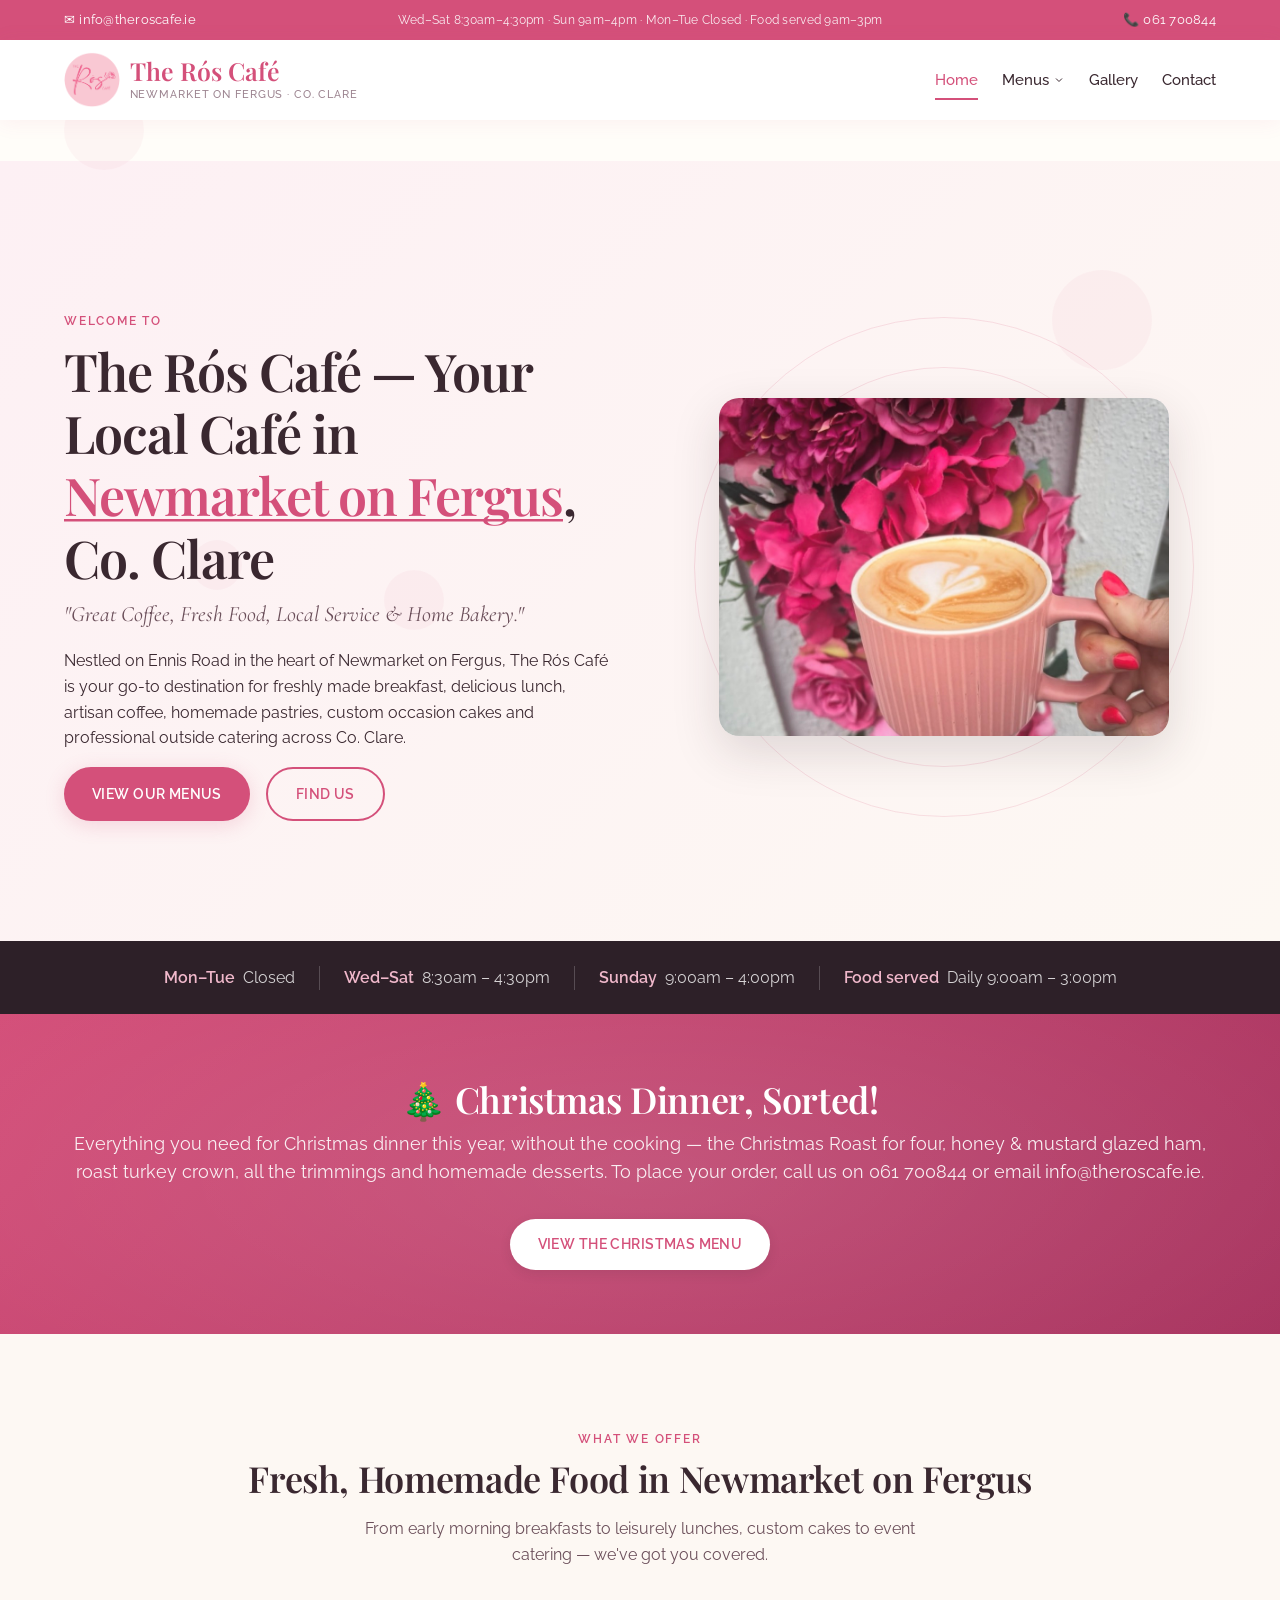
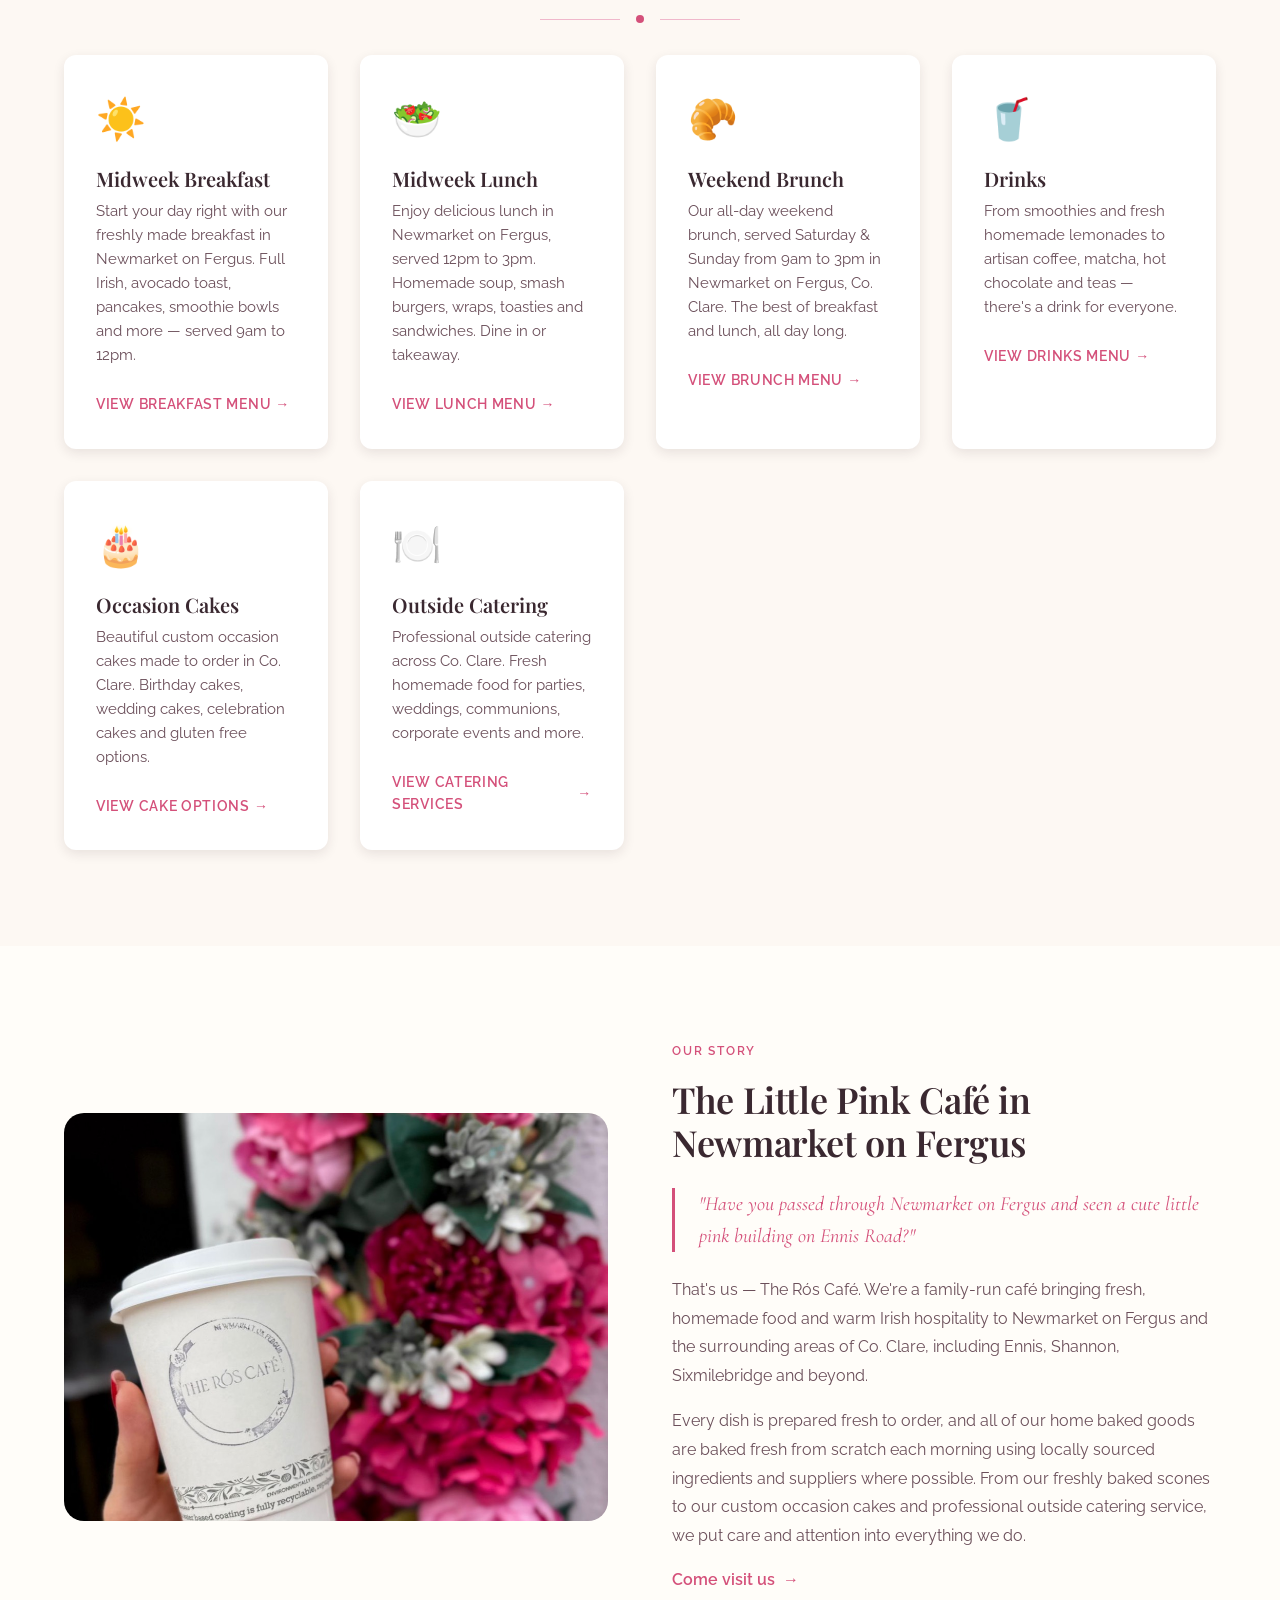
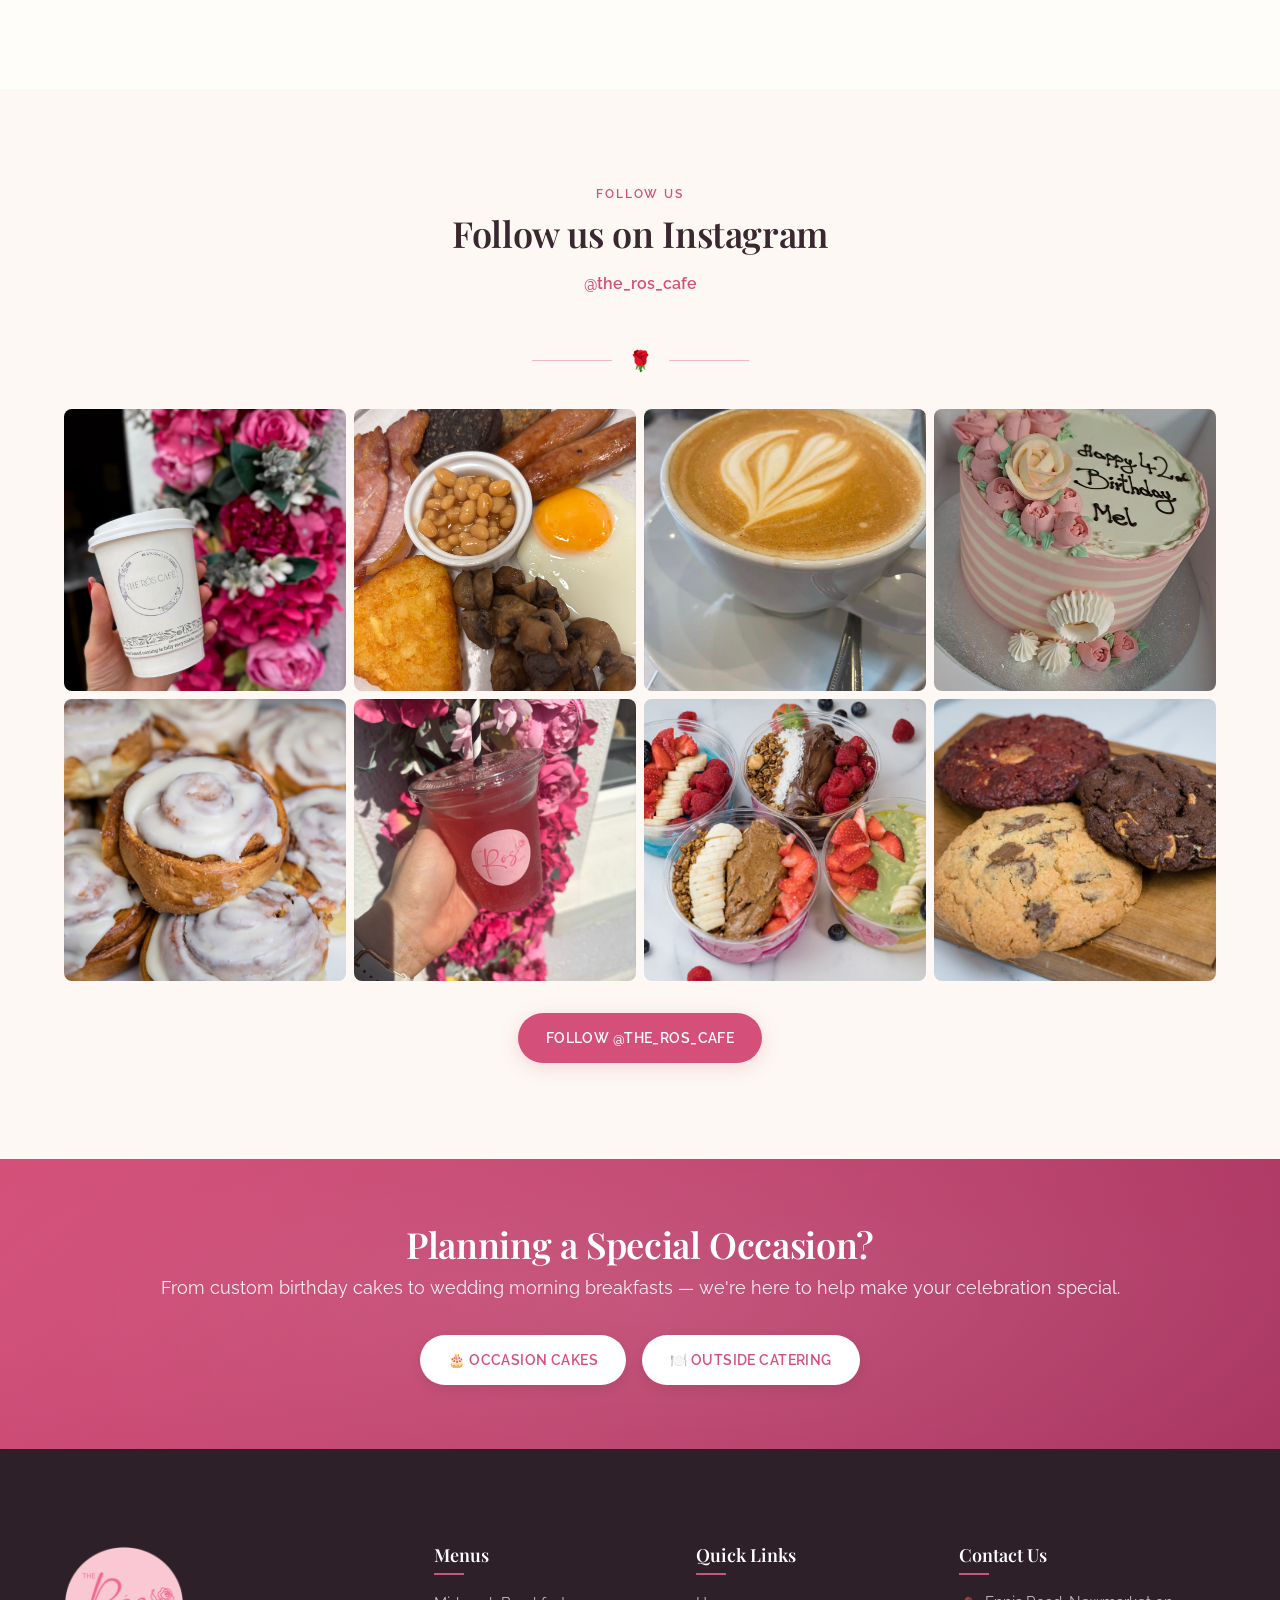
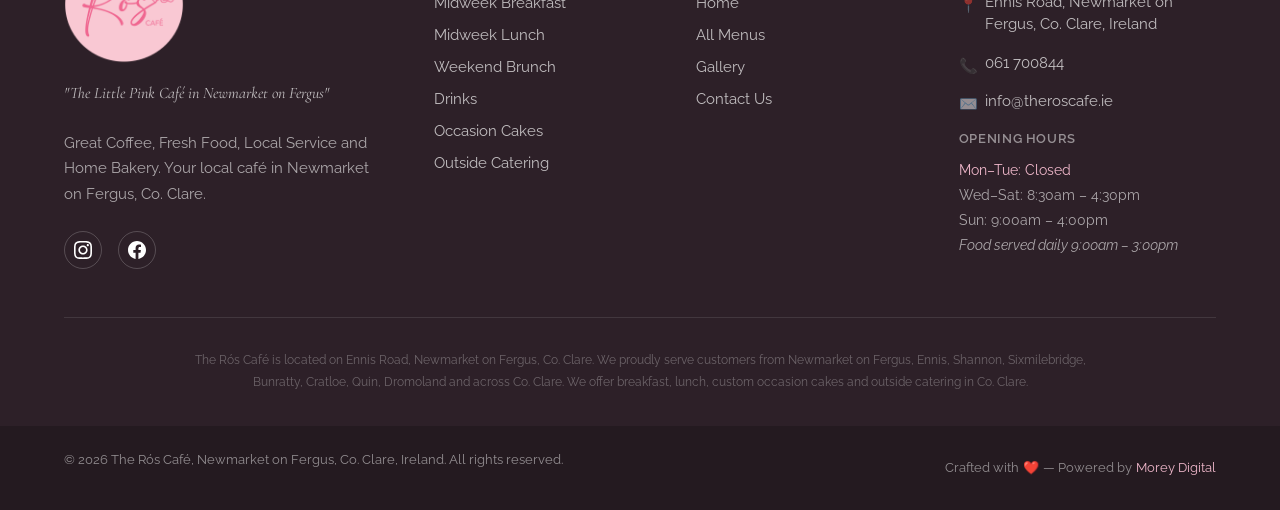
<file: index.html>
<!DOCTYPE html>
<html lang="en-IE">
<head>
  <meta charset="UTF-8">
  <meta name="viewport" content="width=device-width, initial-scale=1.0">

  <!-- Favicon -->
  <link rel="icon" type="image/png" href="images/favicon.png">
  <link rel="apple-touch-icon" href="images/logo.png">

  <!-- Primary Meta Tags -->
  <title>The Rós Café | Café in Newmarket on Fergus, Co. Clare</title>
  <meta name="description" content="The Rós Café — your local café in Newmarket on Fergus, Co. Clare. Freshly made breakfast, lunch, homemade pastries, occasion cakes and outside catering across Clare. Visit us on Ennis Road.">
  <meta name="keywords" content="café Newmarket on Fergus, café Clare, coffee shop Clare, breakfast Clare, lunch Clare, occasion cakes Clare, outside catering Clare, homemade food Clare, pink café Clare">

  <!-- Robots & Indexing -->
  <meta name="robots" content="index, follow">
  <meta name="author" content="The Rós Café">

  <!-- Geo Tags -->
  <meta name="geo.region" content="IE-CE">
  <meta name="geo.placename" content="Newmarket on Fergus, Co. Clare, Ireland">
  <meta name="geo.position" content="52.7580;-8.9125">
  <meta name="ICBM" content="52.7580, -8.9125">
  <meta name="language" content="English">

  <!-- Canonical -->
  <link rel="canonical" href="https://theroscafe.ie/">

  <!-- Open Graph -->
  <meta property="og:type" content="website">
  <meta property="og:site_name" content="The Rós Café">
  <meta property="og:url" content="https://theroscafe.ie/">
  <meta property="og:title" content="The Rós Café | Café in Newmarket on Fergus, Co. Clare">
  <meta property="og:description" content="The Rós Café — your local café in Newmarket on Fergus, Co. Clare. Freshly made breakfast, lunch, homemade pastries, occasion cakes and outside catering across Clare. Visit us on Ennis Road.">
  <meta property="og:image" content="https://theroscafe.ie/images/og-image.jpg">
  <meta property="og:locale" content="en_IE">

  <!-- Twitter Card -->
  <meta name="twitter:card" content="summary_large_image">
  <meta name="twitter:title" content="The Rós Café | Café in Newmarket on Fergus, Co. Clare">
  <meta name="twitter:description" content="The Rós Café — your local café in Newmarket on Fergus, Co. Clare. Freshly made breakfast, lunch, homemade pastries, occasion cakes and outside catering across Clare. Visit us on Ennis Road.">
  <meta name="twitter:image" content="https://theroscafe.ie/images/og-image.jpg">

  <!-- Google Fonts -->
  <link rel="preconnect" href="https://fonts.googleapis.com">
  <link rel="preconnect" href="https://fonts.gstatic.com" crossorigin>
  <link href="https://fonts.googleapis.com/css2?family=Cormorant+Garamond:ital,wght@0,400;0,500;1,400;1,500&family=Playfair+Display:wght@400;500;600;700&family=Raleway:wght@300;400;500;600;700&display=swap" rel="stylesheet">

  <!-- Stylesheets -->
  <link rel="stylesheet" href="css/main.css">
  <link rel="stylesheet" href="css/components.css">
  <link rel="stylesheet" href="css/animations.css">
  <link rel="stylesheet" href="css/nav.css">
  <link rel="stylesheet" href="css/footer.css">

  <!-- Google Analytics 4 -->
  <script async src="https://www.googletagmanager.com/gtag/js?id=G-1W6LHX2RFD"></script>
  <script>
    window.dataLayer = window.dataLayer || [];
    function gtag(){dataLayer.push(arguments);}
    gtag('js', new Date());
    gtag('config', 'G-1W6LHX2RFD');
  </script>

  <!-- Structured Data: LocalBusiness + CafeOrCoffeeShop -->
  <script type="application/ld+json">
  {
    "@context": "https://schema.org",
    "@type": ["CafeOrCoffeeShop", "LocalBusiness"],
    "name": "The Rós Café",
    "description": "Local café in Newmarket on Fergus, Co. Clare serving freshly made breakfast, lunch, homemade pastries, occasion cakes and outside catering.",
    "url": "https://theroscafe.ie",
    "telephone": "+353-61-700844",
    "email": "info@theroscafe.ie",
    "image": "https://theroscafe.ie/images/og-image.jpg",
    "priceRange": "€€",
    "servesCuisine": ["Irish", "International", "Homemade"],
    "menu": "https://theroscafe.ie/menus.html",
    "address": {
      "@type": "PostalAddress",
      "streetAddress": "Ennis Road",
      "addressLocality": "Newmarket on Fergus",
      "addressRegion": "Co. Clare",
      "addressCountry": "IE"
    },
    "geo": {
      "@type": "GeoCoordinates",
      "latitude": 52.7580,
      "longitude": -8.9125
    },
    "openingHoursSpecification": [
      { "@type": "OpeningHoursSpecification", "dayOfWeek": ["Wednesday","Thursday","Friday","Saturday"], "opens": "08:30", "closes": "16:30" },
      { "@type": "OpeningHoursSpecification", "dayOfWeek": "Sunday", "opens": "09:00", "closes": "16:00" }
    ],
    "sameAs": [
      "http://instagram.com/the_ros_cafe",
      "http://facebook.com/theroscafe"
    ],
    "hasMap": "https://maps.google.com/?q=The+Ros+Cafe+Newmarket+on+Fergus+Clare+Ireland",
    "areaServed": ["Newmarket on Fergus", "Ennis", "Shannon", "Co. Clare"],
    "currenciesAccepted": "EUR",
    "paymentAccepted": "Cash, Credit Card"
  }
  </script>
</head>
<body data-page="home">

  <!-- Top Info Bar -->
  <div class="top-bar">
    <div class="container">
      <div class="top-bar-left">
        <a href="mailto:info@theroscafe.ie" class="top-bar-link" data-track="email">
          <span>✉</span> info@theroscafe.ie
        </a>
      </div>
      <div class="top-bar-center">
        <span class="top-bar-hours">Wed–Sat 8:30am–4:30pm · Sun 9am–4pm · Mon–Tue Closed · Food served 9am–3pm</span>
      </div>
      <div class="top-bar-right">
        <a href="tel:+35361700844" class="top-bar-link" data-track="phone">
          <span>📞</span> 061 700844
        </a>
      </div>
    </div>
  </div>

  <!-- Site Header -->
  <header class="site-header">
    <div class="container">
      <a href="index.html" class="site-logo">
        <img src="images/logo.png" alt="The Rós Café logo" class="site-logo-mark" width="56" height="56">
        <span class="site-logo-text">
          <span class="logo-name">The Rós Café</span>
          <span class="logo-tagline">Newmarket on Fergus · Co. Clare</span>
        </span>
      </a>

      <nav class="main-nav">
        <ul class="nav-list">
          <li class="nav-item">
            <a href="index.html" class="nav-link" data-nav="home">Home</a>
          </li>
          <li class="nav-item dropdown">
            <a href="menus.html" class="nav-link" data-nav="menus">
              Menus
              <svg class="chevron" viewBox="0 0 24 24" fill="none" stroke="currentColor" stroke-width="2">
                <polyline points="6 9 12 15 18 9"></polyline>
              </svg>
            </a>
            <div class="dropdown-menu">
              <a href="breakfast.html" class="dropdown-item" data-nav="breakfast">Midweek Breakfast</a>
              <a href="lunch.html" class="dropdown-item" data-nav="lunch">Midweek Lunch</a>
              <a href="brunch.html" class="dropdown-item" data-nav="brunch">Weekend Brunch</a>
              <a href="drinks.html" class="dropdown-item" data-nav="drinks">Drinks</a>
              <a href="cakes.html" class="dropdown-item" data-nav="cakes">Occasion Cakes</a>
              <a href="catering.html" class="dropdown-item" data-nav="catering">Outside Catering</a>
            </div>
          </li>
          <li class="nav-item">
            <a href="gallery.html" class="nav-link" data-nav="gallery">Gallery</a>
          </li>
          <li class="nav-item">
            <a href="contact.html" class="nav-link" data-nav="contact">Contact</a>
          </li>
        </ul>
      </nav>

      <button class="hamburger" aria-label="Toggle menu" aria-expanded="false">
        <div class="hamburger-lines">
          <span class="hamburger-line"></span>
          <span class="hamburger-line"></span>
          <span class="hamburger-line"></span>
        </div>
      </button>
    </div>
  </header>

  <!-- Mobile Navigation -->
  <nav class="mobile-nav">
    <ul class="mobile-nav-list">
      <li class="mobile-nav-item">
        <a href="index.html" class="mobile-nav-link" data-nav="home">Home</a>
      </li>
      <li class="mobile-nav-item">
        <a href="#" class="mobile-nav-link mobile-dropdown-toggle" data-nav="menus">
          Menus
          <svg class="chevron" viewBox="0 0 24 24" fill="none" stroke="currentColor" stroke-width="2">
            <polyline points="6 9 12 15 18 9"></polyline>
          </svg>
        </a>
        <div class="mobile-dropdown-menu">
          <a href="breakfast.html" class="mobile-dropdown-item" data-nav="breakfast">Midweek Breakfast</a>
          <a href="lunch.html" class="mobile-dropdown-item" data-nav="lunch">Midweek Lunch</a>
          <a href="brunch.html" class="mobile-dropdown-item" data-nav="brunch">Weekend Brunch</a>
          <a href="drinks.html" class="mobile-dropdown-item" data-nav="drinks">Drinks</a>
          <a href="cakes.html" class="mobile-dropdown-item" data-nav="cakes">Occasion Cakes</a>
          <a href="catering.html" class="mobile-dropdown-item" data-nav="catering">Outside Catering</a>
        </div>
      </li>
      <li class="mobile-nav-item">
        <a href="gallery.html" class="mobile-nav-link" data-nav="gallery">Gallery</a>
      </li>
      <li class="mobile-nav-item">
        <a href="contact.html" class="mobile-nav-link" data-nav="contact">Contact</a>
      </li>
    </ul>
    <div class="mobile-nav-contact">
      <div class="mobile-nav-contact-item">
        <span>📞</span>
        <a href="tel:+35361700844" data-track="phone">061 700844</a>
      </div>
      <div class="mobile-nav-contact-item">
        <span>✉</span>
        <a href="mailto:info@theroscafe.ie" data-track="email">info@theroscafe.ie</a>
      </div>
    </div>
    <div class="mobile-nav-social">
      <a href="http://instagram.com/the_ros_cafe" target="_blank" rel="noopener" aria-label="Instagram" data-track="instagram">📷</a>
      <a href="http://facebook.com/theroscafe" target="_blank" rel="noopener" aria-label="Facebook" data-track="facebook">📘</a>
    </div>
  </nav>

  <!-- Main Content -->
  <main>

    <!-- Hero Section -->
    <section class="hero-home">
      <div class="container">
        <!-- Floating Orbs -->
        <div class="float-orb"></div>
        <div class="float-orb"></div>
        <div class="float-orb"></div>
        <div class="float-orb"></div>
        <div class="float-orb"></div>

        <div class="hero-content">
          <span class="eyebrow anim-load">Welcome to</span>
          <h1 class="anim-load">The Rós Café — Your Local Café in <span class="pink-word">Newmarket on Fergus</span>, Co. Clare</h1>
          <p class="subheading anim-load">"Great Coffee, Fresh Food, Local Service & Home Bakery."</p>
          <p class="anim-load">Nestled on Ennis Road in the heart of Newmarket on Fergus, The Rós Café is your go-to destination for freshly made breakfast, delicious lunch, artisan coffee, homemade pastries, custom occasion cakes and professional outside catering across Co. Clare.</p>
          <div class="btn-group anim-load">
            <a href="menus.html" class="btn btn-pink">View Our Menus</a>
            <a href="contact.html" class="btn btn-outline">Find Us</a>
          </div>
        </div>

        <div class="hero-visual">
          <!-- Decorative Rings -->
          <div class="hero-ring ring-1"></div>
          <div class="hero-ring ring-2"></div>

          <div class="hero-placeholder">
            <img src="images/coffee-2.jpg" alt="Barista coffee with latte art in a pink mug at The Rós Café, Newmarket on Fergus, Co. Clare" width="450" height="338">
          </div>
        </div>
      </div>
    </section>

    <!-- Hours Strip -->
    <section class="hours-strip">
      <div class="container">
        <div class="hours-strip-item">
          <span class="hours-strip-day">Mon–Tue</span>
          <span class="hours-strip-time">Closed</span>
        </div>
        <div class="hours-strip-divider"></div>
        <div class="hours-strip-item">
          <span class="hours-strip-day">Wed–Sat</span>
          <span class="hours-strip-time">8:30am – 4:30pm</span>
        </div>
        <div class="hours-strip-divider"></div>
        <div class="hours-strip-item">
          <span class="hours-strip-day">Sunday</span>
          <span class="hours-strip-time">9:00am – 4:00pm</span>
        </div>
        <div class="hours-strip-divider"></div>
        <div class="hours-strip-item">
          <span class="hours-strip-day">Food served</span>
          <span class="hours-strip-time">Daily 9:00am – 3:00pm</span>
        </div>
      </div>
    </section>

    <!-- Seasonal Christmas Banner -->
    <section class="cta-banner scroll-reveal">
      <div class="container">
        <h2>🎄 Christmas Dinner, Sorted!</h2>
        <p>Everything you need for Christmas dinner this year, without the cooking — the Christmas Roast for four, honey &amp; mustard glazed ham, roast turkey crown, all the trimmings and homemade desserts. To place your order, call us on 061 700844 or email info@theroscafe.ie.</p>
        <div class="btn-group">
          <a href="menus/ros-cafe-christmas-menu-2026.pdf" class="btn btn-white" target="_blank" rel="noopener">View the Christmas Menu</a>
        </div>
      </div>
    </section>

    <!-- What We Offer -->
    <section class="section bg-cream">
      <div class="container">
        <div class="section-header scroll-reveal">
          <span class="eyebrow">What We Offer</span>
          <h2>Fresh, Homemade Food in Newmarket on Fergus</h2>
          <p>From early morning breakfasts to leisurely lunches, custom cakes to event catering — we've got you covered.</p>
        </div>

        <div class="ornament">
          <div class="ornament-line"></div>
          <div class="ornament-dot"></div>
          <div class="ornament-line"></div>
        </div>

        <div class="service-cards scroll-reveal stagger-children">
          <article class="card">
            <div class="card-icon">☀️</div>
            <h3 class="card-title">Midweek Breakfast</h3>
            <p class="card-text">Start your day right with our freshly made breakfast in Newmarket on Fergus. Full Irish, avocado toast, pancakes, smoothie bowls and more — served 9am to 12pm.</p>
            <a href="breakfast.html" class="card-link">
              View Breakfast Menu <span class="arrow">→</span>
            </a>
          </article>

          <article class="card">
            <div class="card-icon">🥗</div>
            <h3 class="card-title">Midweek Lunch</h3>
            <p class="card-text">Enjoy delicious lunch in Newmarket on Fergus, served 12pm to 3pm. Homemade soup, smash burgers, wraps, toasties and sandwiches. Dine in or takeaway.</p>
            <a href="lunch.html" class="card-link">
              View Lunch Menu <span class="arrow">→</span>
            </a>
          </article>

          <article class="card">
            <div class="card-icon">🥐</div>
            <h3 class="card-title">Weekend Brunch</h3>
            <p class="card-text">Our all-day weekend brunch, served Saturday &amp; Sunday from 9am to 3pm in Newmarket on Fergus, Co. Clare. The best of breakfast and lunch, all day long.</p>
            <a href="brunch.html" class="card-link">
              View Brunch Menu <span class="arrow">→</span>
            </a>
          </article>

          <article class="card">
            <div class="card-icon">🥤</div>
            <h3 class="card-title">Drinks</h3>
            <p class="card-text">From smoothies and fresh homemade lemonades to artisan coffee, matcha, hot chocolate and teas — there's a drink for everyone.</p>
            <a href="drinks.html" class="card-link">
              View Drinks Menu <span class="arrow">→</span>
            </a>
          </article>

          <article class="card">
            <div class="card-icon">🎂</div>
            <h3 class="card-title">Occasion Cakes</h3>
            <p class="card-text">Beautiful custom occasion cakes made to order in Co. Clare. Birthday cakes, wedding cakes, celebration cakes and gluten free options.</p>
            <a href="cakes.html" class="card-link">
              View Cake Options <span class="arrow">→</span>
            </a>
          </article>

          <article class="card">
            <div class="card-icon">🍽️</div>
            <h3 class="card-title">Outside Catering</h3>
            <p class="card-text">Professional outside catering across Co. Clare. Fresh homemade food for parties, weddings, communions, corporate events and more.</p>
            <a href="catering.html" class="card-link">
              View Catering Services <span class="arrow">→</span>
            </a>
          </article>
        </div>
      </div>
    </section>

    <!-- Our Story -->
    <section class="section">
      <div class="container">
        <div class="story-section scroll-reveal">
          <div class="story-image">
            <img src="images/story.jpg" alt="The Rós Café branded coffee cup against the café's signature pink floral wall, Newmarket on Fergus, Co. Clare">
          </div>
          <div class="story-content">
            <span class="eyebrow">Our Story</span>
            <h2>The Little Pink Café in Newmarket on Fergus</h2>
            <blockquote class="story-quote">
              "Have you passed through Newmarket on Fergus and seen a cute little pink building on Ennis Road?"
            </blockquote>
            <p>That's us — The Rós Café. We're a family-run café bringing fresh, homemade food and warm Irish hospitality to Newmarket on Fergus and the surrounding areas of Co. Clare, including Ennis, Shannon, Sixmilebridge and beyond.</p>
            <p>Every dish is prepared fresh to order, and all of our home baked goods are baked fresh from scratch each morning using locally sourced ingredients and suppliers where possible. From our freshly baked scones to our custom occasion cakes and professional outside catering service, we put care and attention into everything we do.</p>
            <a href="contact.html" class="arrow-link">
              Come visit us <span class="arrow">→</span>
            </a>
          </div>
        </div>
      </div>
    </section>

    <!-- Instagram Feed Section -->
    <section class="section bg-cream">
      <div class="container">
        <div class="section-header scroll-reveal">
          <span class="eyebrow">Follow Us</span>
          <h2>Follow us on Instagram</h2>
          <p><a href="https://www.instagram.com/the_ros_cafe/" target="_blank" rel="noopener" class="instagram-handle">@the_ros_cafe</a></p>
        </div>

        <div class="ornament">
          <div class="ornament-line"></div>
          <div class="ornament-rose">🌹</div>
          <div class="ornament-line"></div>
        </div>

        <!-- Static Instagram Grid -->
        <div class="instagram-feed scroll-reveal">
          <div class="instagram-grid">
            <a href="https://www.instagram.com/the_ros_cafe/" target="_blank" rel="noopener" class="instagram-item">
              <img src="images/story.jpg" alt="The Rós Café branded coffee against the signature pink floral wall, Newmarket on Fergus" loading="lazy">
              <div class="instagram-overlay">
                <span class="instagram-icon"><svg viewBox="0 0 24 24" fill="currentColor" aria-hidden="true"><path d="M12 2.163c3.204 0 3.584.012 4.85.07 3.252.148 4.771 1.691 4.919 4.919.058 1.265.069 1.645.069 4.849 0 3.205-.012 3.584-.069 4.849-.149 3.225-1.664 4.771-4.919 4.919-1.266.058-1.644.07-4.85.07-3.204 0-3.584-.012-4.849-.07-3.26-.149-4.771-1.699-4.919-4.92-.058-1.265-.07-1.644-.07-4.849 0-3.204.013-3.583.07-4.849.149-3.227 1.664-4.771 4.919-4.919 1.266-.057 1.645-.069 4.849-.069zm0-2.163c-3.259 0-3.667.014-4.947.072-4.358.2-6.78 2.618-6.98 6.98-.059 1.281-.073 1.689-.073 4.948 0 3.259.014 3.668.072 4.948.2 4.358 2.618 6.78 6.98 6.98 1.281.058 1.689.072 4.948.072 3.259 0 3.668-.014 4.948-.072 4.354-.2 6.782-2.618 6.979-6.98.059-1.28.073-1.689.073-4.948 0-3.259-.014-3.667-.072-4.947-.196-4.354-2.617-6.78-6.979-6.98-1.281-.059-1.69-.073-4.949-.073zm0 5.838c-3.403 0-6.162 2.759-6.162 6.162s2.759 6.163 6.162 6.163 6.162-2.759 6.162-6.163c0-3.403-2.759-6.162-6.162-6.162zm0 10.162c-2.209 0-4-1.79-4-4 0-2.209 1.791-4 4-4s4 1.791 4 4c0 2.21-1.791 4-4 4zm6.406-11.845c-.796 0-1.441.645-1.441 1.44s.645 1.44 1.441 1.44c.795 0 1.439-.645 1.439-1.44s-.644-1.44-1.439-1.44z"/></svg></span>
                <span class="instagram-overlay-text">View on Instagram</span>
              </div>
            </a>
            <a href="https://www.instagram.com/the_ros_cafe/" target="_blank" rel="noopener" class="instagram-item">
              <img src="images/hero.jpg" alt="Traditional full Irish breakfast at The Rós Café, Newmarket on Fergus" loading="lazy">
              <div class="instagram-overlay">
                <span class="instagram-icon"><svg viewBox="0 0 24 24" fill="currentColor" aria-hidden="true"><path d="M12 2.163c3.204 0 3.584.012 4.85.07 3.252.148 4.771 1.691 4.919 4.919.058 1.265.069 1.645.069 4.849 0 3.205-.012 3.584-.069 4.849-.149 3.225-1.664 4.771-4.919 4.919-1.266.058-1.644.07-4.85.07-3.204 0-3.584-.012-4.849-.07-3.26-.149-4.771-1.699-4.919-4.92-.058-1.265-.07-1.644-.07-4.849 0-3.204.013-3.583.07-4.849.149-3.227 1.664-4.771 4.919-4.919 1.266-.057 1.645-.069 4.849-.069zm0-2.163c-3.259 0-3.667.014-4.947.072-4.358.2-6.78 2.618-6.98 6.98-.059 1.281-.073 1.689-.073 4.948 0 3.259.014 3.668.072 4.948.2 4.358 2.618 6.78 6.98 6.98 1.281.058 1.689.072 4.948.072 3.259 0 3.668-.014 4.948-.072 4.354-.2 6.782-2.618 6.979-6.98.059-1.28.073-1.689.073-4.948 0-3.259-.014-3.667-.072-4.947-.196-4.354-2.617-6.78-6.979-6.98-1.281-.059-1.69-.073-4.949-.073zm0 5.838c-3.403 0-6.162 2.759-6.162 6.162s2.759 6.163 6.162 6.163 6.162-2.759 6.162-6.163c0-3.403-2.759-6.162-6.162-6.162zm0 10.162c-2.209 0-4-1.79-4-4 0-2.209 1.791-4 4-4s4 1.791 4 4c0 2.21-1.791 4-4 4zm6.406-11.845c-.796 0-1.441.645-1.441 1.44s.645 1.44 1.441 1.44c.795 0 1.439-.645 1.439-1.44s-.644-1.44-1.439-1.44z"/></svg></span>
                <span class="instagram-overlay-text">View on Instagram</span>
              </div>
            </a>
            <a href="https://www.instagram.com/the_ros_cafe/" target="_blank" rel="noopener" class="instagram-item">
              <img src="images/coffee-1.jpg" alt="Barista coffee with latte art at The Rós Café, Newmarket on Fergus" loading="lazy">
              <div class="instagram-overlay">
                <span class="instagram-icon"><svg viewBox="0 0 24 24" fill="currentColor" aria-hidden="true"><path d="M12 2.163c3.204 0 3.584.012 4.85.07 3.252.148 4.771 1.691 4.919 4.919.058 1.265.069 1.645.069 4.849 0 3.205-.012 3.584-.069 4.849-.149 3.225-1.664 4.771-4.919 4.919-1.266.058-1.644.07-4.85.07-3.204 0-3.584-.012-4.849-.07-3.26-.149-4.771-1.699-4.919-4.92-.058-1.265-.07-1.644-.07-4.849 0-3.204.013-3.583.07-4.849.149-3.227 1.664-4.771 4.919-4.919 1.266-.057 1.645-.069 4.849-.069zm0-2.163c-3.259 0-3.667.014-4.947.072-4.358.2-6.78 2.618-6.98 6.98-.059 1.281-.073 1.689-.073 4.948 0 3.259.014 3.668.072 4.948.2 4.358 2.618 6.78 6.98 6.98 1.281.058 1.689.072 4.948.072 3.259 0 3.668-.014 4.948-.072 4.354-.2 6.782-2.618 6.979-6.98.059-1.28.073-1.689.073-4.948 0-3.259-.014-3.667-.072-4.947-.196-4.354-2.617-6.78-6.979-6.98-1.281-.059-1.69-.073-4.949-.073zm0 5.838c-3.403 0-6.162 2.759-6.162 6.162s2.759 6.163 6.162 6.163 6.162-2.759 6.162-6.163c0-3.403-2.759-6.162-6.162-6.162zm0 10.162c-2.209 0-4-1.79-4-4 0-2.209 1.791-4 4-4s4 1.791 4 4c0 2.21-1.791 4-4 4zm6.406-11.845c-.796 0-1.441.645-1.441 1.44s.645 1.44 1.441 1.44c.795 0 1.439-.645 1.439-1.44s-.644-1.44-1.439-1.44z"/></svg></span>
                <span class="instagram-overlay-text">View on Instagram</span>
              </div>
            </a>
            <a href="https://www.instagram.com/the_ros_cafe/" target="_blank" rel="noopener" class="instagram-item">
              <img src="images/cake-3.jpg" alt="Pink buttercream cake with roses by The Rós Café, Co. Clare" loading="lazy">
              <div class="instagram-overlay">
                <span class="instagram-icon"><svg viewBox="0 0 24 24" fill="currentColor" aria-hidden="true"><path d="M12 2.163c3.204 0 3.584.012 4.85.07 3.252.148 4.771 1.691 4.919 4.919.058 1.265.069 1.645.069 4.849 0 3.205-.012 3.584-.069 4.849-.149 3.225-1.664 4.771-4.919 4.919-1.266.058-1.644.07-4.85.07-3.204 0-3.584-.012-4.849-.07-3.26-.149-4.771-1.699-4.919-4.92-.058-1.265-.07-1.644-.07-4.849 0-3.204.013-3.583.07-4.849.149-3.227 1.664-4.771 4.919-4.919 1.266-.057 1.645-.069 4.849-.069zm0-2.163c-3.259 0-3.667.014-4.947.072-4.358.2-6.78 2.618-6.98 6.98-.059 1.281-.073 1.689-.073 4.948 0 3.259.014 3.668.072 4.948.2 4.358 2.618 6.78 6.98 6.98 1.281.058 1.689.072 4.948.072 3.259 0 3.668-.014 4.948-.072 4.354-.2 6.782-2.618 6.979-6.98.059-1.28.073-1.689.073-4.948 0-3.259-.014-3.667-.072-4.947-.196-4.354-2.617-6.78-6.979-6.98-1.281-.059-1.69-.073-4.949-.073zm0 5.838c-3.403 0-6.162 2.759-6.162 6.162s2.759 6.163 6.162 6.163 6.162-2.759 6.162-6.163c0-3.403-2.759-6.162-6.162-6.162zm0 10.162c-2.209 0-4-1.79-4-4 0-2.209 1.791-4 4-4s4 1.791 4 4c0 2.21-1.791 4-4 4zm6.406-11.845c-.796 0-1.441.645-1.441 1.44s.645 1.44 1.441 1.44c.795 0 1.439-.645 1.439-1.44s-.644-1.44-1.439-1.44z"/></svg></span>
                <span class="instagram-overlay-text">View on Instagram</span>
              </div>
            </a>
            <a href="https://www.instagram.com/the_ros_cafe/" target="_blank" rel="noopener" class="instagram-item">
              <img src="images/treat-cinnamon-rolls.jpg" alt="Freshly baked cinnamon rolls with cream cheese icing at The Rós Café, Newmarket on Fergus" loading="lazy">
              <div class="instagram-overlay">
                <span class="instagram-icon"><svg viewBox="0 0 24 24" fill="currentColor" aria-hidden="true"><path d="M12 2.163c3.204 0 3.584.012 4.85.07 3.252.148 4.771 1.691 4.919 4.919.058 1.265.069 1.645.069 4.849 0 3.205-.012 3.584-.069 4.849-.149 3.225-1.664 4.771-4.919 4.919-1.266.058-1.644.07-4.85.07-3.204 0-3.584-.012-4.849-.07-3.26-.149-4.771-1.699-4.919-4.92-.058-1.265-.07-1.644-.07-4.849 0-3.204.013-3.583.07-4.849.149-3.227 1.664-4.771 4.919-4.919 1.266-.057 1.645-.069 4.849-.069zm0-2.163c-3.259 0-3.667.014-4.947.072-4.358.2-6.78 2.618-6.98 6.98-.059 1.281-.073 1.689-.073 4.948 0 3.259.014 3.668.072 4.948.2 4.358 2.618 6.78 6.98 6.98 1.281.058 1.689.072 4.948.072 3.259 0 3.668-.014 4.948-.072 4.354-.2 6.782-2.618 6.979-6.98.059-1.28.073-1.689.073-4.948 0-3.259-.014-3.667-.072-4.947-.196-4.354-2.617-6.78-6.979-6.98-1.281-.059-1.69-.073-4.949-.073zm0 5.838c-3.403 0-6.162 2.759-6.162 6.162s2.759 6.163 6.162 6.163 6.162-2.759 6.162-6.163c0-3.403-2.759-6.162-6.162-6.162zm0 10.162c-2.209 0-4-1.79-4-4 0-2.209 1.791-4 4-4s4 1.791 4 4c0 2.21-1.791 4-4 4zm6.406-11.845c-.796 0-1.441.645-1.441 1.44s.645 1.44 1.441 1.44c.795 0 1.439-.645 1.439-1.44s-.644-1.44-1.439-1.44z"/></svg></span>
                <span class="instagram-overlay-text">View on Instagram</span>
              </div>
            </a>
            <a href="https://www.instagram.com/the_ros_cafe/" target="_blank" rel="noopener" class="instagram-item">
              <img src="images/drink-1.jpg" alt="The Rós Café 'Rosie' iced drink against the pink floral wall, Co. Clare" loading="lazy">
              <div class="instagram-overlay">
                <span class="instagram-icon"><svg viewBox="0 0 24 24" fill="currentColor" aria-hidden="true"><path d="M12 2.163c3.204 0 3.584.012 4.85.07 3.252.148 4.771 1.691 4.919 4.919.058 1.265.069 1.645.069 4.849 0 3.205-.012 3.584-.069 4.849-.149 3.225-1.664 4.771-4.919 4.919-1.266.058-1.644.07-4.85.07-3.204 0-3.584-.012-4.849-.07-3.26-.149-4.771-1.699-4.919-4.92-.058-1.265-.07-1.644-.07-4.849 0-3.204.013-3.583.07-4.849.149-3.227 1.664-4.771 4.919-4.919 1.266-.057 1.645-.069 4.849-.069zm0-2.163c-3.259 0-3.667.014-4.947.072-4.358.2-6.78 2.618-6.98 6.98-.059 1.281-.073 1.689-.073 4.948 0 3.259.014 3.668.072 4.948.2 4.358 2.618 6.78 6.98 6.98 1.281.058 1.689.072 4.948.072 3.259 0 3.668-.014 4.948-.072 4.354-.2 6.782-2.618 6.979-6.98.059-1.28.073-1.689.073-4.948 0-3.259-.014-3.667-.072-4.947-.196-4.354-2.617-6.78-6.979-6.98-1.281-.059-1.69-.073-4.949-.073zm0 5.838c-3.403 0-6.162 2.759-6.162 6.162s2.759 6.163 6.162 6.163 6.162-2.759 6.162-6.163c0-3.403-2.759-6.162-6.162-6.162zm0 10.162c-2.209 0-4-1.79-4-4 0-2.209 1.791-4 4-4s4 1.791 4 4c0 2.21-1.791 4-4 4zm6.406-11.845c-.796 0-1.441.645-1.441 1.44s.645 1.44 1.441 1.44c.795 0 1.439-.645 1.439-1.44s-.644-1.44-1.439-1.44z"/></svg></span>
                <span class="instagram-overlay-text">View on Instagram</span>
              </div>
            </a>
            <a href="https://www.instagram.com/the_ros_cafe/" target="_blank" rel="noopener" class="instagram-item">
              <img src="images/bowl-selection-1.jpg" alt="Selection of fresh smoothie and açaí bowls at The Rós Café, Newmarket on Fergus" loading="lazy">
              <div class="instagram-overlay">
                <span class="instagram-icon"><svg viewBox="0 0 24 24" fill="currentColor" aria-hidden="true"><path d="M12 2.163c3.204 0 3.584.012 4.85.07 3.252.148 4.771 1.691 4.919 4.919.058 1.265.069 1.645.069 4.849 0 3.205-.012 3.584-.069 4.849-.149 3.225-1.664 4.771-4.919 4.919-1.266.058-1.644.07-4.85.07-3.204 0-3.584-.012-4.849-.07-3.26-.149-4.771-1.699-4.919-4.92-.058-1.265-.07-1.644-.07-4.849 0-3.204.013-3.583.07-4.849.149-3.227 1.664-4.771 4.919-4.919 1.266-.057 1.645-.069 4.849-.069zm0-2.163c-3.259 0-3.667.014-4.947.072-4.358.2-6.78 2.618-6.98 6.98-.059 1.281-.073 1.689-.073 4.948 0 3.259.014 3.668.072 4.948.2 4.358 2.618 6.78 6.98 6.98 1.281.058 1.689.072 4.948.072 3.259 0 3.668-.014 4.948-.072 4.354-.2 6.782-2.618 6.979-6.98.059-1.28.073-1.689.073-4.948 0-3.259-.014-3.667-.072-4.947-.196-4.354-2.617-6.78-6.979-6.98-1.281-.059-1.69-.073-4.949-.073zm0 5.838c-3.403 0-6.162 2.759-6.162 6.162s2.759 6.163 6.162 6.163 6.162-2.759 6.162-6.163c0-3.403-2.759-6.162-6.162-6.162zm0 10.162c-2.209 0-4-1.79-4-4 0-2.209 1.791-4 4-4s4 1.791 4 4c0 2.21-1.791 4-4 4zm6.406-11.845c-.796 0-1.441.645-1.441 1.44s.645 1.44 1.441 1.44c.795 0 1.439-.645 1.439-1.44s-.644-1.44-1.439-1.44z"/></svg></span>
                <span class="instagram-overlay-text">View on Instagram</span>
              </div>
            </a>
            <a href="https://www.instagram.com/the_ros_cafe/" target="_blank" rel="noopener" class="instagram-item">
              <img src="images/treat-scone-jam-cream-3.jpg" alt="Scone filled with jam and fresh cream at The Rós Café, Newmarket on Fergus" loading="lazy">
              <div class="instagram-overlay">
                <span class="instagram-icon"><svg viewBox="0 0 24 24" fill="currentColor" aria-hidden="true"><path d="M12 2.163c3.204 0 3.584.012 4.85.07 3.252.148 4.771 1.691 4.919 4.919.058 1.265.069 1.645.069 4.849 0 3.205-.012 3.584-.069 4.849-.149 3.225-1.664 4.771-4.919 4.919-1.266.058-1.644.07-4.85.07-3.204 0-3.584-.012-4.849-.07-3.26-.149-4.771-1.699-4.919-4.92-.058-1.265-.07-1.644-.07-4.849 0-3.204.013-3.583.07-4.849.149-3.227 1.664-4.771 4.919-4.919 1.266-.057 1.645-.069 4.849-.069zm0-2.163c-3.259 0-3.667.014-4.947.072-4.358.2-6.78 2.618-6.98 6.98-.059 1.281-.073 1.689-.073 4.948 0 3.259.014 3.668.072 4.948.2 4.358 2.618 6.78 6.98 6.98 1.281.058 1.689.072 4.948.072 3.259 0 3.668-.014 4.948-.072 4.354-.2 6.782-2.618 6.979-6.98.059-1.28.073-1.689.073-4.948 0-3.259-.014-3.667-.072-4.947-.196-4.354-2.617-6.78-6.979-6.98-1.281-.059-1.69-.073-4.949-.073zm0 5.838c-3.403 0-6.162 2.759-6.162 6.162s2.759 6.163 6.162 6.163 6.162-2.759 6.162-6.163c0-3.403-2.759-6.162-6.162-6.162zm0 10.162c-2.209 0-4-1.79-4-4 0-2.209 1.791-4 4-4s4 1.791 4 4c0 2.21-1.791 4-4 4zm6.406-11.845c-.796 0-1.441.645-1.441 1.44s.645 1.44 1.441 1.44c.795 0 1.439-.645 1.439-1.44s-.644-1.44-1.439-1.44z"/></svg></span>
                <span class="instagram-overlay-text">View on Instagram</span>
              </div>
            </a>
          </div>
          <div class="instagram-follow">
            <a href="https://www.instagram.com/the_ros_cafe/" target="_blank" rel="noopener" class="btn btn-pink">Follow @the_ros_cafe</a>
          </div>
        </div>
      </div>
    </section>

    <!-- CTA Banner -->
    <section class="cta-banner scroll-reveal">
      <div class="container">
        <h2>Planning a Special Occasion?</h2>
        <p>From custom birthday cakes to wedding morning breakfasts — we're here to help make your celebration special.</p>
        <div class="btn-group">
          <a href="cakes.html" class="btn btn-white">🎂 Occasion Cakes</a>
          <a href="catering.html" class="btn btn-white">🍽️ Outside Catering</a>
        </div>
      </div>
    </section>

  </main>

  <!-- Site Footer -->
  <footer class="site-footer">
    <div class="container">
      <div class="footer-grid">
        <!-- Brand Column -->
        <div class="footer-col footer-brand">
          <img src="images/logo.png" alt="The Rós Café" class="footer-logo-img">
          <p class="footer-tagline">"The Little Pink Café in Newmarket on Fergus"</p>
          <p class="footer-description">Great Coffee, Fresh Food, Local Service and Home Bakery. Your local café in Newmarket on Fergus, Co. Clare.</p>
          <div class="footer-social">
            <a href="http://instagram.com/the_ros_cafe" target="_blank" rel="noopener" class="social-icon" aria-label="Follow us on Instagram" data-track="instagram">
              <svg viewBox="0 0 24 24" fill="currentColor"><path d="M12 2.163c3.204 0 3.584.012 4.85.07 3.252.148 4.771 1.691 4.919 4.919.058 1.265.069 1.645.069 4.849 0 3.205-.012 3.584-.069 4.849-.149 3.225-1.664 4.771-4.919 4.919-1.266.058-1.644.07-4.85.07-3.204 0-3.584-.012-4.849-.07-3.26-.149-4.771-1.699-4.919-4.92-.058-1.265-.07-1.644-.07-4.849 0-3.204.013-3.583.07-4.849.149-3.227 1.664-4.771 4.919-4.919 1.266-.057 1.645-.069 4.849-.069zm0-2.163c-3.259 0-3.667.014-4.947.072-4.358.2-6.78 2.618-6.98 6.98-.059 1.281-.073 1.689-.073 4.948 0 3.259.014 3.668.072 4.948.2 4.358 2.618 6.78 6.98 6.98 1.281.058 1.689.072 4.948.072 3.259 0 3.668-.014 4.948-.072 4.354-.2 6.782-2.618 6.979-6.98.059-1.28.073-1.689.073-4.948 0-3.259-.014-3.667-.072-4.947-.196-4.354-2.617-6.78-6.979-6.98-1.281-.059-1.69-.073-4.949-.073zm0 5.838c-3.403 0-6.162 2.759-6.162 6.162s2.759 6.163 6.162 6.163 6.162-2.759 6.162-6.163c0-3.403-2.759-6.162-6.162-6.162zm0 10.162c-2.209 0-4-1.79-4-4 0-2.209 1.791-4 4-4s4 1.791 4 4c0 2.21-1.791 4-4 4zm6.406-11.845c-.796 0-1.441.645-1.441 1.44s.645 1.44 1.441 1.44c.795 0 1.439-.645 1.439-1.44s-.644-1.44-1.439-1.44z"/></svg>
            </a>
            <a href="http://facebook.com/theroscafe" target="_blank" rel="noopener" class="social-icon" aria-label="Follow us on Facebook" data-track="facebook">
              <svg viewBox="0 0 24 24" fill="currentColor"><path d="M24 12.073c0-6.627-5.373-12-12-12s-12 5.373-12 12c0 5.99 4.388 10.954 10.125 11.854v-8.385H7.078v-3.47h3.047V9.43c0-3.007 1.792-4.669 4.533-4.669 1.312 0 2.686.235 2.686.235v2.953H15.83c-1.491 0-1.956.925-1.956 1.874v2.25h3.328l-.532 3.47h-2.796v8.385C19.612 23.027 24 18.062 24 12.073z"/></svg>
            </a>
          </div>
        </div>

        <!-- Menus Column -->
        <div class="footer-col">
          <h4 class="footer-col-title">Menus</h4>
          <nav class="footer-nav">
            <a href="breakfast.html" class="footer-nav-link">Midweek Breakfast</a>
            <a href="lunch.html" class="footer-nav-link">Midweek Lunch</a>
            <a href="brunch.html" class="footer-nav-link">Weekend Brunch</a>
            <a href="drinks.html" class="footer-nav-link">Drinks</a>
            <a href="cakes.html" class="footer-nav-link">Occasion Cakes</a>
            <a href="catering.html" class="footer-nav-link">Outside Catering</a>
          </nav>
        </div>

        <!-- Quick Links Column -->
        <div class="footer-col">
          <h4 class="footer-col-title">Quick Links</h4>
          <nav class="footer-nav">
            <a href="index.html" class="footer-nav-link">Home</a>
            <a href="menus.html" class="footer-nav-link">All Menus</a>
            <a href="gallery.html" class="footer-nav-link">Gallery</a>
            <a href="contact.html" class="footer-nav-link">Contact Us</a>
          </nav>
        </div>

        <!-- Contact Column -->
        <div class="footer-col">
          <h4 class="footer-col-title">Contact Us</h4>
          <div class="footer-contact">
            <div class="footer-contact-item">
              <span class="icon">📍</span>
              <span>Ennis Road, Newmarket on Fergus, Co. Clare, Ireland</span>
            </div>
            <div class="footer-contact-item">
              <span class="icon">📞</span>
              <a href="tel:+35361700844" data-track="phone">061 700844</a>
            </div>
            <div class="footer-contact-item">
              <span class="icon">✉️</span>
              <a href="mailto:info@theroscafe.ie" data-track="email">info@theroscafe.ie</a>
            </div>
          </div>
          <div class="footer-hours">
            <p class="footer-hours-title">Opening Hours</p>
            <div class="footer-hours-list">
              <span class="footer-hours-closed">Mon–Tue: Closed</span><br>
              Wed–Sat: 8:30am – 4:30pm<br>
              Sun: 9:00am – 4:00pm<br>
              <em>Food served daily 9:00am – 3:00pm</em>
            </div>
          </div>
        </div>
      </div>

      <!-- Local SEO Paragraph -->
      <div class="footer-seo">
        <p>The Rós Café is located on Ennis Road, Newmarket on Fergus, Co. Clare. We proudly serve customers from Newmarket on Fergus, Ennis, Shannon, Sixmilebridge, Bunratty, Cratloe, Quin, Dromoland and across Co. Clare. We offer breakfast, lunch, custom occasion cakes and outside catering in Co. Clare.</p>
      </div>
    </div>

    <!-- Bottom Bar -->
    <div class="footer-bottom">
      <div class="container">
        <p class="footer-copyright">
          © <span class="footer-year"></span> The Rós Café, Newmarket on Fergus, Co. Clare, Ireland. All rights reserved.
        </p>
        <p class="footer-credit">
          Crafted with <span class="heart">❤️</span> — Powered by <a href="https://moreydigital.ie" target="_blank" rel="noopener">Morey Digital</a>
        </p>
      </div>
    </div>
  </footer>

  <!-- JavaScript -->
  <script src="js/main.js" defer></script>
  <script src="js/nav.js" defer></script>
  <script src="js/animations.js" defer></script>
  <script src="js/analytics.js" defer></script>

</body>
</html>
</file>
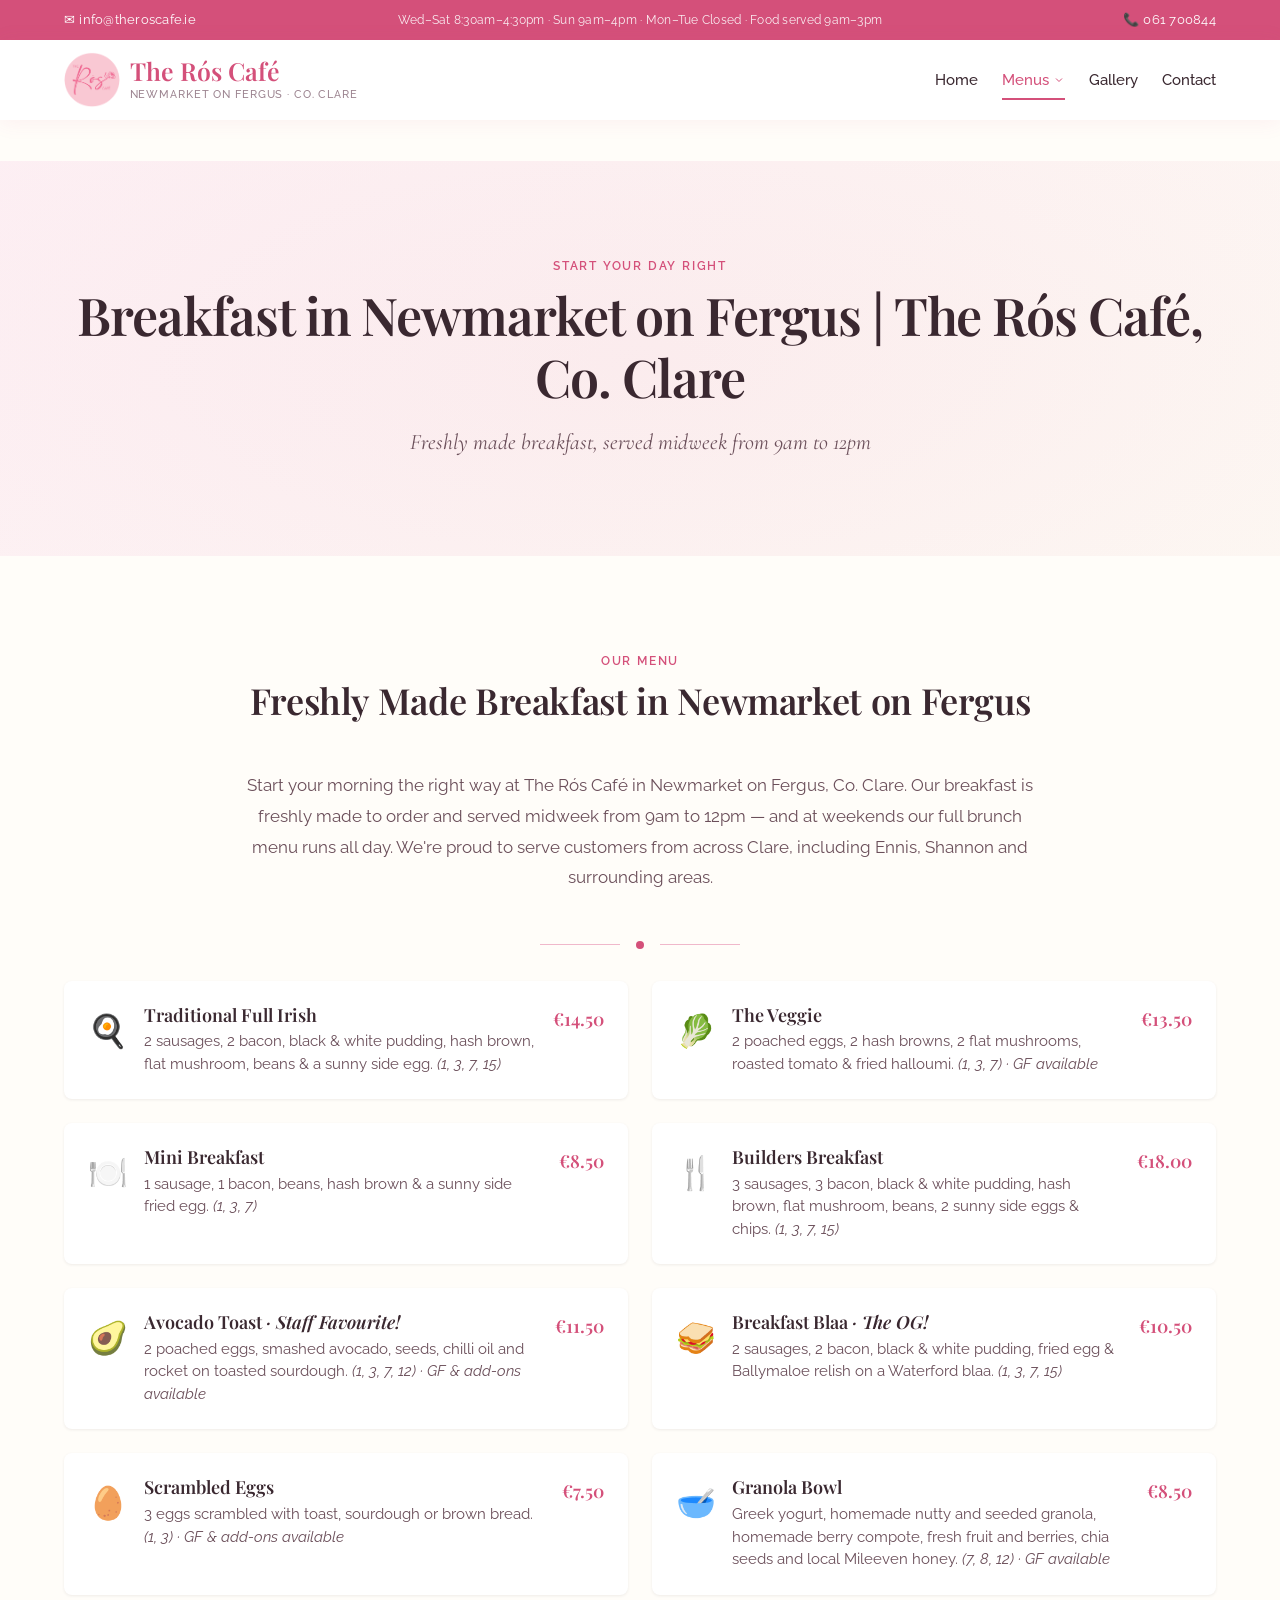
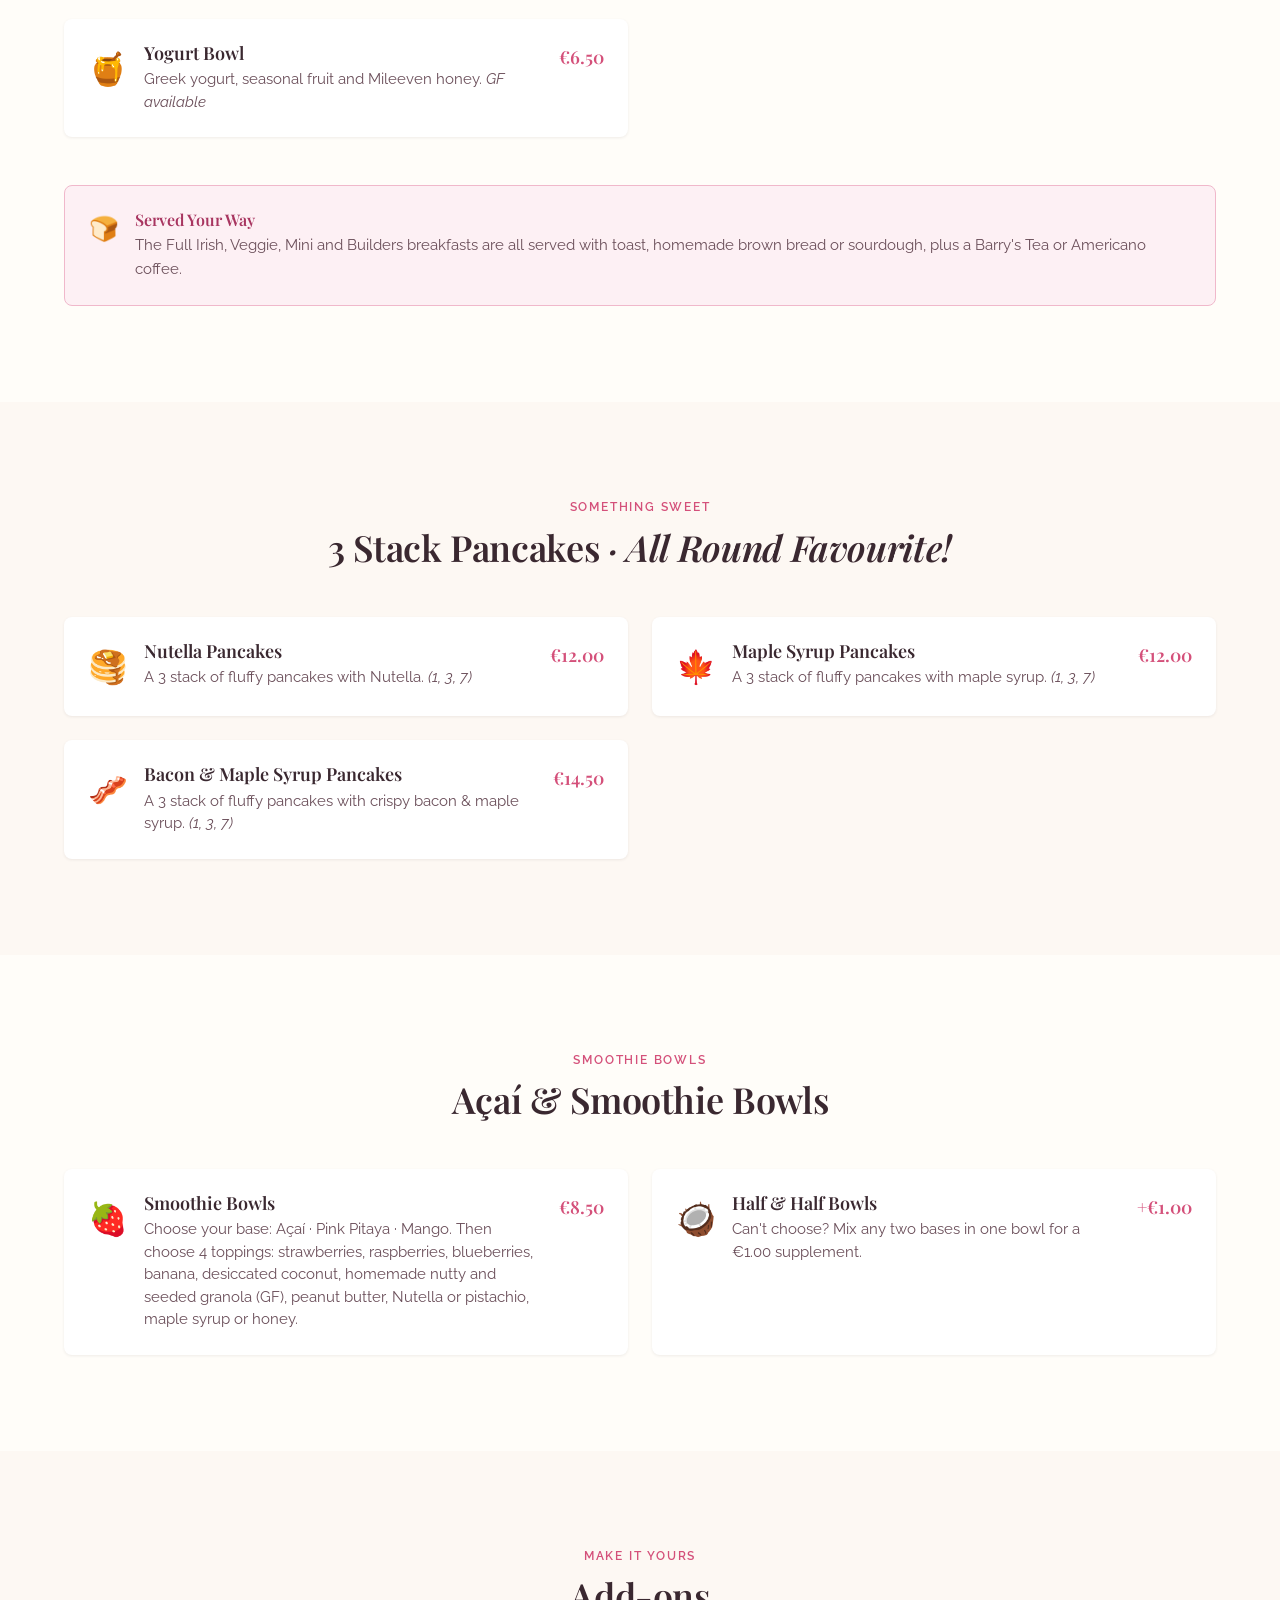
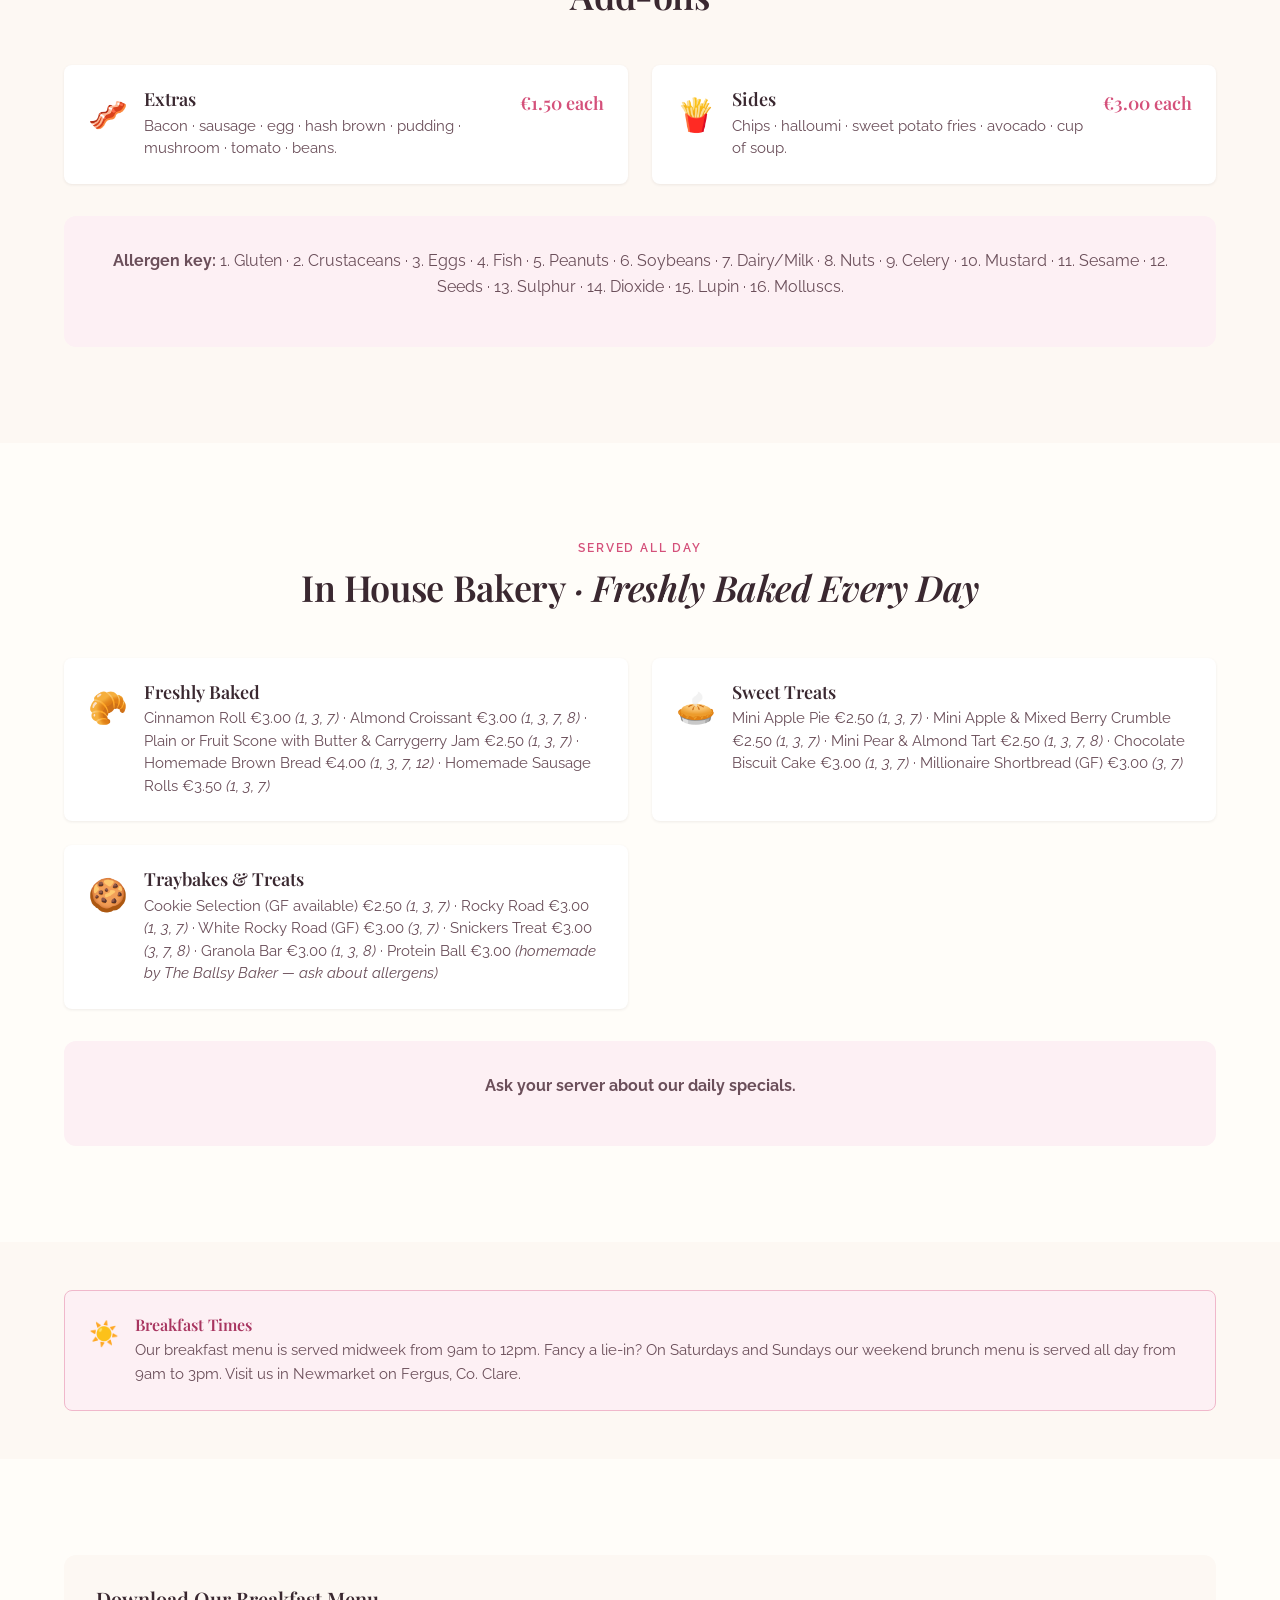
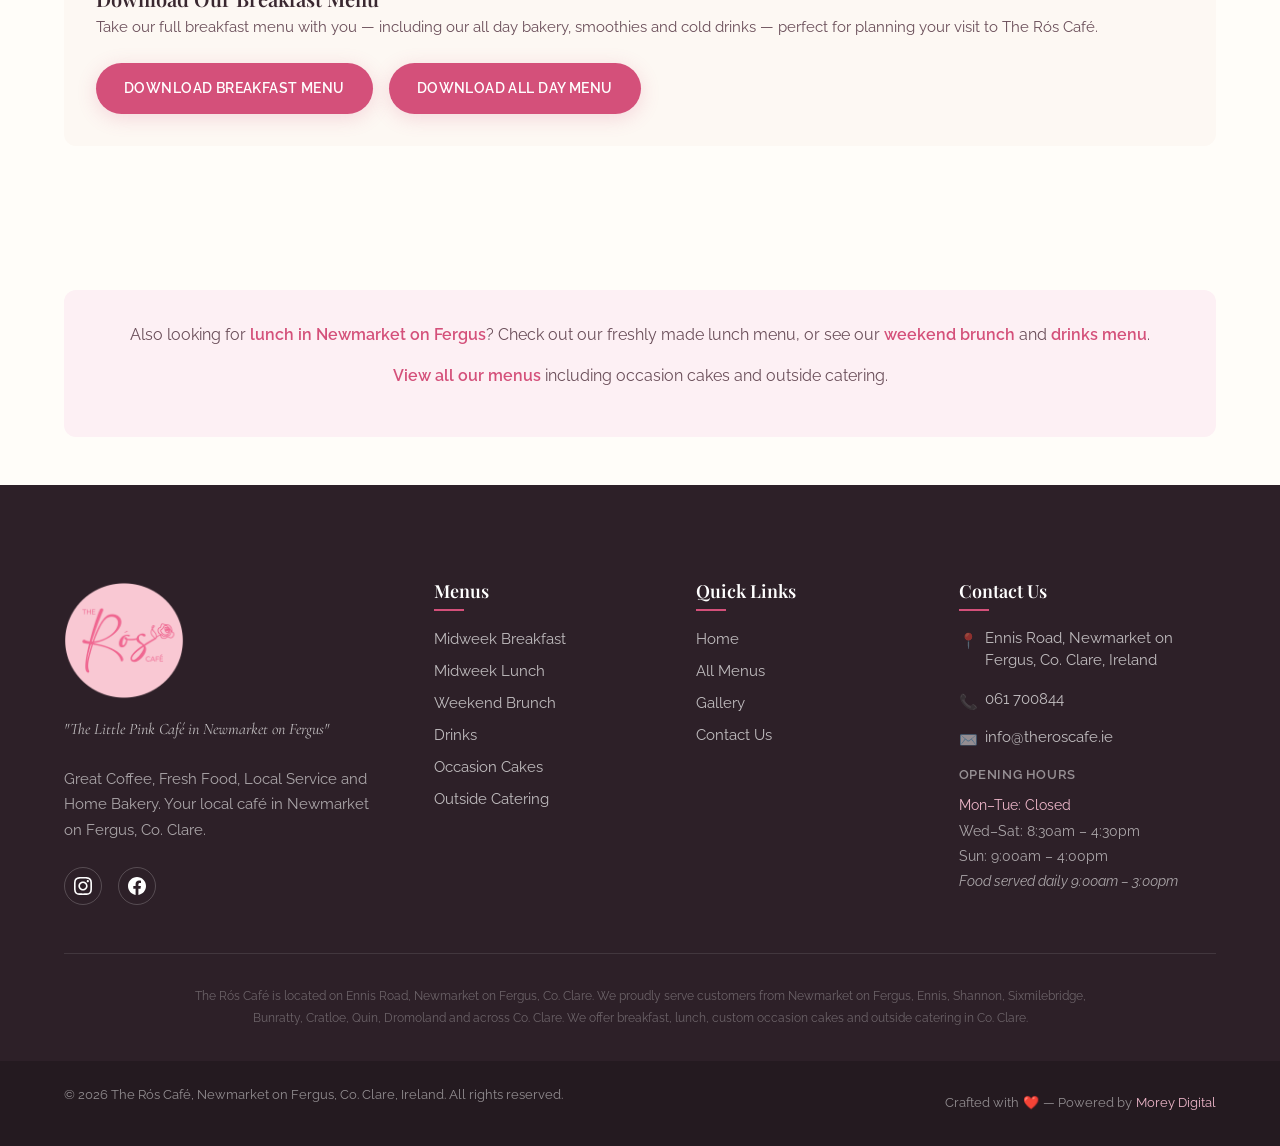
<file: breakfast.html>
<!DOCTYPE html>
<html lang="en-IE">
<head>
  <meta charset="UTF-8">
  <meta name="viewport" content="width=device-width, initial-scale=1.0">

  <!-- Favicon -->
  <link rel="icon" type="image/png" href="images/favicon.png">
  <link rel="apple-touch-icon" href="images/logo.png">

  <!-- Primary Meta Tags -->
  <title>Breakfast in Newmarket on Fergus | The Rós Café, Co. Clare</title>
  <meta name="description" content="Enjoy freshly made breakfast at The Rós Café in Newmarket on Fergus, Co. Clare. Full Irish breakfast, avocado toast, pancakes, smoothie bowls and more — served midweek from 9am to 12pm.">
  <meta name="keywords" content="breakfast Newmarket on Fergus, breakfast Clare, full Irish breakfast Clare, breakfast blaa Clare, smoothie bowls Clare, breakfast café Ennis, morning café Co. Clare">

  <!-- Robots & Indexing -->
  <meta name="robots" content="index, follow">
  <meta name="author" content="The Rós Café">

  <!-- Geo Tags -->
  <meta name="geo.region" content="IE-CE">
  <meta name="geo.placename" content="Newmarket on Fergus, Co. Clare, Ireland">
  <meta name="geo.position" content="52.7580;-8.9125">
  <meta name="ICBM" content="52.7580, -8.9125">
  <meta name="language" content="English">

  <!-- Canonical -->
  <link rel="canonical" href="https://theroscafe.ie/breakfast.html">

  <!-- Open Graph -->
  <meta property="og:type" content="website">
  <meta property="og:site_name" content="The Rós Café">
  <meta property="og:url" content="https://theroscafe.ie/breakfast.html">
  <meta property="og:title" content="Breakfast in Newmarket on Fergus | The Rós Café, Co. Clare">
  <meta property="og:description" content="Enjoy freshly made breakfast at The Rós Café in Newmarket on Fergus, Co. Clare. Full Irish breakfast, avocado toast, pancakes, smoothie bowls and more — served midweek from 9am to 12pm.">
  <meta property="og:image" content="https://theroscafe.ie/images/og-image.jpg">
  <meta property="og:locale" content="en_IE">

  <!-- Twitter Card -->
  <meta name="twitter:card" content="summary_large_image">
  <meta name="twitter:title" content="Breakfast in Newmarket on Fergus | The Rós Café, Co. Clare">
  <meta name="twitter:description" content="Enjoy freshly made breakfast at The Rós Café in Newmarket on Fergus, Co. Clare. Full Irish breakfast, avocado toast, pancakes, smoothie bowls and more — served midweek from 9am to 12pm.">
  <meta name="twitter:image" content="https://theroscafe.ie/images/og-image.jpg">

  <!-- Google Fonts -->
  <link rel="preconnect" href="https://fonts.googleapis.com">
  <link rel="preconnect" href="https://fonts.gstatic.com" crossorigin>
  <link href="https://fonts.googleapis.com/css2?family=Cormorant+Garamond:ital,wght@0,400;0,500;1,400;1,500&family=Playfair+Display:wght@400;500;600;700&family=Raleway:wght@300;400;500;600;700&display=swap" rel="stylesheet">

  <!-- Stylesheets -->
  <link rel="stylesheet" href="css/main.css">
  <link rel="stylesheet" href="css/components.css">
  <link rel="stylesheet" href="css/animations.css">
  <link rel="stylesheet" href="css/nav.css">
  <link rel="stylesheet" href="css/footer.css">

  <!-- Google Analytics 4 -->
  <script async src="https://www.googletagmanager.com/gtag/js?id=G-1W6LHX2RFD"></script>
  <script>
    window.dataLayer = window.dataLayer || [];
    function gtag(){dataLayer.push(arguments);}
    gtag('js', new Date());
    gtag('config', 'G-1W6LHX2RFD');
  </script>

  <!-- Structured Data: FoodService -->
  <script type="application/ld+json">
  {
    "@context": "https://schema.org",
    "@type": "FoodService",
    "name": "Breakfast at The Rós Café",
    "description": "Freshly made breakfast in Newmarket on Fergus, Co. Clare, served midweek from 9am to 12pm. Full Irish breakfast, avocado toast, breakfast blaa, pancakes, smoothie bowls and premium coffee.",
    "provider": { "@type": "CafeOrCoffeeShop", "name": "The Rós Café", "url": "https://theroscafe.ie" },
    "areaServed": "Newmarket on Fergus, Co. Clare",
    "hasOfferCatalog": {
      "@type": "OfferCatalog",
      "name": "Breakfast Menu",
      "itemListElement": [
        { "@type": "Offer", "itemOffered": { "@type": "MenuItem", "name": "Traditional Full Irish" } },
        { "@type": "Offer", "itemOffered": { "@type": "MenuItem", "name": "Avocado Toast" } },
        { "@type": "Offer", "itemOffered": { "@type": "MenuItem", "name": "Breakfast Blaa" } },
        { "@type": "Offer", "itemOffered": { "@type": "MenuItem", "name": "3 Stack Pancakes" } },
        { "@type": "Offer", "itemOffered": { "@type": "MenuItem", "name": "Smoothie Bowls" } }
      ]
    }
  }
  </script>
</head>
<body data-page="breakfast">

  <!-- Top Info Bar -->
  <div class="top-bar">
    <div class="container">
      <div class="top-bar-left">
        <a href="mailto:info@theroscafe.ie" class="top-bar-link" data-track="email">
          <span>✉</span> info@theroscafe.ie
        </a>
      </div>
      <div class="top-bar-center">
        <span class="top-bar-hours">Wed–Sat 8:30am–4:30pm · Sun 9am–4pm · Mon–Tue Closed · Food served 9am–3pm</span>
      </div>
      <div class="top-bar-right">
        <a href="tel:+35361700844" class="top-bar-link" data-track="phone">
          <span>📞</span> 061 700844
        </a>
      </div>
    </div>
  </div>

  <!-- Site Header -->
  <header class="site-header">
    <div class="container">
      <a href="index.html" class="site-logo">
        <img src="images/logo.png" alt="The Rós Café logo" class="site-logo-mark" width="56" height="56">
        <span class="site-logo-text">
          <span class="logo-name">The Rós Café</span>
          <span class="logo-tagline">Newmarket on Fergus · Co. Clare</span>
        </span>
      </a>

      <nav class="main-nav">
        <ul class="nav-list">
          <li class="nav-item">
            <a href="index.html" class="nav-link" data-nav="home">Home</a>
          </li>
          <li class="nav-item dropdown">
            <a href="menus.html" class="nav-link" data-nav="menus">
              Menus
              <svg class="chevron" viewBox="0 0 24 24" fill="none" stroke="currentColor" stroke-width="2">
                <polyline points="6 9 12 15 18 9"></polyline>
              </svg>
            </a>
            <div class="dropdown-menu">
              <a href="breakfast.html" class="dropdown-item" data-nav="breakfast">Midweek Breakfast</a>
              <a href="lunch.html" class="dropdown-item" data-nav="lunch">Midweek Lunch</a>
              <a href="brunch.html" class="dropdown-item" data-nav="brunch">Weekend Brunch</a>
              <a href="drinks.html" class="dropdown-item" data-nav="drinks">Drinks</a>
              <a href="cakes.html" class="dropdown-item" data-nav="cakes">Occasion Cakes</a>
              <a href="catering.html" class="dropdown-item" data-nav="catering">Outside Catering</a>
            </div>
          </li>
          <li class="nav-item">
            <a href="gallery.html" class="nav-link" data-nav="gallery">Gallery</a>
          </li>
          <li class="nav-item">
            <a href="contact.html" class="nav-link" data-nav="contact">Contact</a>
          </li>
        </ul>
      </nav>

      <button class="hamburger" aria-label="Toggle menu" aria-expanded="false">
        <div class="hamburger-lines">
          <span class="hamburger-line"></span>
          <span class="hamburger-line"></span>
          <span class="hamburger-line"></span>
        </div>
      </button>
    </div>
  </header>

  <!-- Mobile Navigation -->
  <nav class="mobile-nav">
    <ul class="mobile-nav-list">
      <li class="mobile-nav-item">
        <a href="index.html" class="mobile-nav-link" data-nav="home">Home</a>
      </li>
      <li class="mobile-nav-item">
        <a href="#" class="mobile-nav-link mobile-dropdown-toggle" data-nav="menus">
          Menus
          <svg class="chevron" viewBox="0 0 24 24" fill="none" stroke="currentColor" stroke-width="2">
            <polyline points="6 9 12 15 18 9"></polyline>
          </svg>
        </a>
        <div class="mobile-dropdown-menu">
          <a href="breakfast.html" class="mobile-dropdown-item" data-nav="breakfast">Midweek Breakfast</a>
          <a href="lunch.html" class="mobile-dropdown-item" data-nav="lunch">Midweek Lunch</a>
          <a href="brunch.html" class="mobile-dropdown-item" data-nav="brunch">Weekend Brunch</a>
          <a href="drinks.html" class="mobile-dropdown-item" data-nav="drinks">Drinks</a>
          <a href="cakes.html" class="mobile-dropdown-item" data-nav="cakes">Occasion Cakes</a>
          <a href="catering.html" class="mobile-dropdown-item" data-nav="catering">Outside Catering</a>
        </div>
      </li>
      <li class="mobile-nav-item">
        <a href="gallery.html" class="mobile-nav-link" data-nav="gallery">Gallery</a>
      </li>
      <li class="mobile-nav-item">
        <a href="contact.html" class="mobile-nav-link" data-nav="contact">Contact</a>
      </li>
    </ul>
    <div class="mobile-nav-contact">
      <div class="mobile-nav-contact-item">
        <span>📞</span>
        <a href="tel:+35361700844" data-track="phone">061 700844</a>
      </div>
      <div class="mobile-nav-contact-item">
        <span>✉</span>
        <a href="mailto:info@theroscafe.ie" data-track="email">info@theroscafe.ie</a>
      </div>
    </div>
    <div class="mobile-nav-social">
      <a href="http://instagram.com/the_ros_cafe" target="_blank" rel="noopener" aria-label="Instagram" data-track="instagram">📷</a>
      <a href="http://facebook.com/theroscafe" target="_blank" rel="noopener" aria-label="Facebook" data-track="facebook">📘</a>
    </div>
  </nav>

  <!-- Main Content -->
  <main>

    <!-- Page Hero -->
    <section class="page-hero">
      <div class="container">
        <span class="eyebrow anim-load">Start Your Day Right</span>
        <h1 class="anim-load">Breakfast in Newmarket on Fergus | The Rós Café, Co. Clare</h1>
        <p class="subheading anim-load">Freshly made breakfast, served midweek from 9am to 12pm</p>
      </div>
    </section>

    <!-- Menu Section -->
    <section class="section">
      <div class="container">
        <div class="section-header scroll-reveal">
          <span class="eyebrow">Our Menu</span>
          <h2>Freshly Made Breakfast in Newmarket on Fergus</h2>
        </div>

        <div class="intro-text scroll-reveal">
          <p>Start your morning the right way at The Rós Café in Newmarket on Fergus, Co. Clare. Our breakfast is freshly made to order and served midweek from 9am to 12pm — and at weekends our full <a href="brunch.html">brunch menu</a> runs all day. We're proud to serve customers from across Clare, including Ennis, Shannon and surrounding areas.</p>
        </div>

        <div class="ornament">
          <div class="ornament-line"></div>
          <div class="ornament-dot"></div>
          <div class="ornament-line"></div>
        </div>

        <div class="menu-grid scroll-reveal stagger-children">
          <article class="menu-item">
            <div class="menu-item-icon">🍳</div>
            <div class="menu-item-content">
              <h3 class="menu-item-name">Traditional Full Irish</h3>
              <p class="menu-item-desc">2 sausages, 2 bacon, black &amp; white pudding, hash brown, flat mushroom, beans &amp; a sunny side egg. <em>(1, 3, 7, 15)</em></p>
            </div>
            <div class="menu-item-price">€14.50</div>
          </article>

          <article class="menu-item">
            <div class="menu-item-icon">🥬</div>
            <div class="menu-item-content">
              <h3 class="menu-item-name">The Veggie</h3>
              <p class="menu-item-desc">2 poached eggs, 2 hash browns, 2 flat mushrooms, roasted tomato &amp; fried halloumi. <em>(1, 3, 7) · GF available</em></p>
            </div>
            <div class="menu-item-price">€13.50</div>
          </article>

          <article class="menu-item">
            <div class="menu-item-icon">🍽️</div>
            <div class="menu-item-content">
              <h3 class="menu-item-name">Mini Breakfast</h3>
              <p class="menu-item-desc">1 sausage, 1 bacon, beans, hash brown &amp; a sunny side fried egg. <em>(1, 3, 7)</em></p>
            </div>
            <div class="menu-item-price">€8.50</div>
          </article>

          <article class="menu-item">
            <div class="menu-item-icon">🍴</div>
            <div class="menu-item-content">
              <h3 class="menu-item-name">Builders Breakfast</h3>
              <p class="menu-item-desc">3 sausages, 3 bacon, black &amp; white pudding, hash brown, flat mushroom, beans, 2 sunny side eggs &amp; chips. <em>(1, 3, 7, 15)</em></p>
            </div>
            <div class="menu-item-price">€18.00</div>
          </article>

          <article class="menu-item">
            <div class="menu-item-icon">🥑</div>
            <div class="menu-item-content">
              <h3 class="menu-item-name">Avocado Toast <em>· Staff Favourite!</em></h3>
              <p class="menu-item-desc">2 poached eggs, smashed avocado, seeds, chilli oil and rocket on toasted sourdough. <em>(1, 3, 7, 12) · GF &amp; add-ons available</em></p>
            </div>
            <div class="menu-item-price">€11.50</div>
          </article>

          <article class="menu-item">
            <div class="menu-item-icon">🥪</div>
            <div class="menu-item-content">
              <h3 class="menu-item-name">Breakfast Blaa <em>· The OG!</em></h3>
              <p class="menu-item-desc">2 sausages, 2 bacon, black &amp; white pudding, fried egg &amp; Ballymaloe relish on a Waterford blaa. <em>(1, 3, 7, 15)</em></p>
            </div>
            <div class="menu-item-price">€10.50</div>
          </article>

          <article class="menu-item">
            <div class="menu-item-icon">🥚</div>
            <div class="menu-item-content">
              <h3 class="menu-item-name">Scrambled Eggs</h3>
              <p class="menu-item-desc">3 eggs scrambled with toast, sourdough or brown bread. <em>(1, 3) · GF &amp; add-ons available</em></p>
            </div>
            <div class="menu-item-price">€7.50</div>
          </article>

          <article class="menu-item">
            <div class="menu-item-icon">🥣</div>
            <div class="menu-item-content">
              <h3 class="menu-item-name">Granola Bowl</h3>
              <p class="menu-item-desc">Greek yogurt, homemade nutty and seeded granola, homemade berry compote, fresh fruit and berries, chia seeds and local Mileeven honey. <em>(7, 8, 12) · GF available</em></p>
            </div>
            <div class="menu-item-price">€8.50</div>
          </article>

          <article class="menu-item">
            <div class="menu-item-icon">🍯</div>
            <div class="menu-item-content">
              <h3 class="menu-item-name">Yogurt Bowl</h3>
              <p class="menu-item-desc">Greek yogurt, seasonal fruit and Mileeven honey. <em>GF available</em></p>
            </div>
            <div class="menu-item-price">€6.50</div>
          </article>
        </div>

        <div class="notice scroll-reveal" style="margin-top: var(--space-2xl)">
          <div class="notice-icon">🍞</div>
          <div class="notice-content">
            <h3>Served Your Way</h3>
            <p>The Full Irish, Veggie, Mini and Builders breakfasts are all served with toast, homemade brown bread or sourdough, plus a Barry's Tea or Americano coffee.</p>
          </div>
        </div>
      </div>
    </section>

    <!-- Something Sweet -->
    <section class="section bg-cream">
      <div class="container">
        <div class="section-header scroll-reveal">
          <span class="eyebrow">Something Sweet</span>
          <h2>3 Stack Pancakes <em>· All Round Favourite!</em></h2>
        </div>

        <div class="menu-grid scroll-reveal stagger-children">
          <article class="menu-item">
            <div class="menu-item-icon">🥞</div>
            <div class="menu-item-content">
              <h3 class="menu-item-name">Nutella Pancakes</h3>
              <p class="menu-item-desc">A 3 stack of fluffy pancakes with Nutella. <em>(1, 3, 7)</em></p>
            </div>
            <div class="menu-item-price">€12.00</div>
          </article>

          <article class="menu-item">
            <div class="menu-item-icon">🍁</div>
            <div class="menu-item-content">
              <h3 class="menu-item-name">Maple Syrup Pancakes</h3>
              <p class="menu-item-desc">A 3 stack of fluffy pancakes with maple syrup. <em>(1, 3, 7)</em></p>
            </div>
            <div class="menu-item-price">€12.00</div>
          </article>

          <article class="menu-item">
            <div class="menu-item-icon">🥓</div>
            <div class="menu-item-content">
              <h3 class="menu-item-name">Bacon &amp; Maple Syrup Pancakes</h3>
              <p class="menu-item-desc">A 3 stack of fluffy pancakes with crispy bacon &amp; maple syrup. <em>(1, 3, 7)</em></p>
            </div>
            <div class="menu-item-price">€14.50</div>
          </article>
        </div>
      </div>
    </section>

    <!-- Smoothie Bowls -->
    <section class="section">
      <div class="container">
        <div class="section-header scroll-reveal">
          <span class="eyebrow">Smoothie Bowls</span>
          <h2>Açaí &amp; Smoothie Bowls</h2>
        </div>

        <div class="menu-grid scroll-reveal stagger-children">
          <article class="menu-item">
            <div class="menu-item-icon">🍓</div>
            <div class="menu-item-content">
              <h3 class="menu-item-name">Smoothie Bowls</h3>
              <p class="menu-item-desc">Choose your base: Açaí · Pink Pitaya · Mango. Then choose 4 toppings: strawberries, raspberries, blueberries, banana, desiccated coconut, homemade nutty and seeded granola (GF), peanut butter, Nutella or pistachio, maple syrup or honey.</p>
            </div>
            <div class="menu-item-price">€8.50</div>
          </article>

          <article class="menu-item">
            <div class="menu-item-icon">🥥</div>
            <div class="menu-item-content">
              <h3 class="menu-item-name">Half &amp; Half Bowls</h3>
              <p class="menu-item-desc">Can't choose? Mix any two bases in one bowl for a €1.00 supplement.</p>
            </div>
            <div class="menu-item-price">+€1.00</div>
          </article>
        </div>
      </div>
    </section>

    <!-- Add-ons -->
    <section class="section bg-cream">
      <div class="container">
        <div class="section-header scroll-reveal">
          <span class="eyebrow">Make It Yours</span>
          <h2>Add-ons</h2>
        </div>

        <div class="menu-grid scroll-reveal stagger-children">
          <article class="menu-item">
            <div class="menu-item-icon">🥓</div>
            <div class="menu-item-content">
              <h3 class="menu-item-name">Extras</h3>
              <p class="menu-item-desc">Bacon · sausage · egg · hash brown · pudding · mushroom · tomato · beans.</p>
            </div>
            <div class="menu-item-price">€1.50 each</div>
          </article>

          <article class="menu-item">
            <div class="menu-item-icon">🍟</div>
            <div class="menu-item-content">
              <h3 class="menu-item-name">Sides</h3>
              <p class="menu-item-desc">Chips · halloumi · sweet potato fries · avocado · cup of soup.</p>
            </div>
            <div class="menu-item-price">€3.00 each</div>
          </article>
        </div>

        <div class="cross-links scroll-reveal" style="margin-top: var(--space-xl)">
          <p><strong>Allergen key:</strong> 1. Gluten · 2. Crustaceans · 3. Eggs · 4. Fish · 5. Peanuts · 6. Soybeans · 7. Dairy/Milk · 8. Nuts · 9. Celery · 10. Mustard · 11. Sesame · 12. Seeds · 13. Sulphur · 14. Dioxide · 15. Lupin · 16. Molluscs.</p>
        </div>
      </div>
    </section>

    <!-- In House Bakery -->
    <section class="section">
      <div class="container">
        <div class="section-header scroll-reveal">
          <span class="eyebrow">Served All Day</span>
          <h2>In House Bakery <em>· Freshly Baked Every Day</em></h2>
        </div>

        <div class="menu-grid scroll-reveal stagger-children">
          <article class="menu-item">
            <div class="menu-item-icon">🥐</div>
            <div class="menu-item-content">
              <h3 class="menu-item-name">Freshly Baked</h3>
              <p class="menu-item-desc">
                Cinnamon Roll €3.00 <em>(1, 3, 7)</em> · Almond Croissant €3.00 <em>(1, 3, 7, 8)</em> · Plain or Fruit Scone with Butter &amp; Carrygerry Jam €2.50 <em>(1, 3, 7)</em> · Homemade Brown Bread €4.00 <em>(1, 3, 7, 12)</em> · Homemade Sausage Rolls €3.50 <em>(1, 3, 7)</em>
              </p>
            </div>
          </article>

          <article class="menu-item">
            <div class="menu-item-icon">🥧</div>
            <div class="menu-item-content">
              <h3 class="menu-item-name">Sweet Treats</h3>
              <p class="menu-item-desc">
                Mini Apple Pie €2.50 <em>(1, 3, 7)</em> · Mini Apple &amp; Mixed Berry Crumble €2.50 <em>(1, 3, 7)</em> · Mini Pear &amp; Almond Tart €2.50 <em>(1, 3, 7, 8)</em> · Chocolate Biscuit Cake €3.00 <em>(1, 3, 7)</em> · Millionaire Shortbread (GF) €3.00 <em>(3, 7)</em>
              </p>
            </div>
          </article>

          <article class="menu-item">
            <div class="menu-item-icon">🍪</div>
            <div class="menu-item-content">
              <h3 class="menu-item-name">Traybakes &amp; Treats</h3>
              <p class="menu-item-desc">
                Cookie Selection (GF available) €2.50 <em>(1, 3, 7)</em> · Rocky Road €3.00 <em>(1, 3, 7)</em> · White Rocky Road (GF) €3.00 <em>(3, 7)</em> · Snickers Treat €3.00 <em>(3, 7, 8)</em> · Granola Bar €3.00 <em>(1, 3, 8)</em> · Protein Ball €3.00 <em>(homemade by The Ballsy Baker — ask about allergens)</em>
              </p>
            </div>
          </article>
        </div>

        <div class="cross-links scroll-reveal" style="margin-top: var(--space-xl)">
          <p><strong>Ask your server about our daily specials.</strong></p>
        </div>
      </div>
    </section>

    <!-- All Day Notice -->
    <section class="section-sm bg-cream">
      <div class="container">
        <div class="notice scroll-reveal">
          <div class="notice-icon">☀️</div>
          <div class="notice-content">
            <h3>Breakfast Times</h3>
            <p>Our breakfast menu is served midweek from 9am to 12pm. Fancy a lie-in? On Saturdays and Sundays our <a href="brunch.html">weekend brunch menu</a> is served all day from 9am to 3pm. Visit us in Newmarket on Fergus, Co. Clare.</p>
          </div>
        </div>
      </div>
    </section>

    <!-- Download CTA -->
    <section class="section">
      <div class="container">
        <div class="download-cta scroll-reveal">
          <div class="download-cta-content">
            <h3>Download Our Breakfast Menu</h3>
            <p>Take our full breakfast menu with you — including our all day bakery, smoothies and cold drinks — perfect for planning your visit to The Rós Café.</p>
          </div>
          <div class="btn-group">
            <a href="menus/ros-cafe-breakfast-menu.jpg" target="_blank" rel="noopener" class="btn btn-pink" data-track="pdf-breakfast">
              Download Breakfast Menu
            </a>
            <a href="menus/ros-cafe-all-day-menu.jpg" target="_blank" rel="noopener" class="btn btn-pink" data-track="pdf-all-day">
              Download All Day Menu
            </a>
          </div>
        </div>
      </div>
    </section>

    <!-- Cross Links -->
    <section class="section-sm">
      <div class="container">
        <div class="cross-links scroll-reveal">
          <p>Also looking for <a href="lunch.html">lunch in Newmarket on Fergus</a>? Check out our freshly made lunch menu, or see our <a href="brunch.html">weekend brunch</a> and <a href="drinks.html">drinks menu</a>.</p>
          <p class="mt-md"><a href="menus.html">View all our menus</a> including occasion cakes and outside catering.</p>
        </div>
      </div>
    </section>

  </main>

  <!-- Site Footer -->
  <footer class="site-footer">
    <div class="container">
      <div class="footer-grid">
        <!-- Brand Column -->
        <div class="footer-col footer-brand">
          <img src="images/logo.png" alt="The Rós Café" class="footer-logo-img">
          <p class="footer-tagline">"The Little Pink Café in Newmarket on Fergus"</p>
          <p class="footer-description">Great Coffee, Fresh Food, Local Service and Home Bakery. Your local café in Newmarket on Fergus, Co. Clare.</p>
          <div class="footer-social">
            <a href="http://instagram.com/the_ros_cafe" target="_blank" rel="noopener" class="social-icon" aria-label="Follow us on Instagram" data-track="instagram">
              <svg viewBox="0 0 24 24" fill="currentColor"><path d="M12 2.163c3.204 0 3.584.012 4.85.07 3.252.148 4.771 1.691 4.919 4.919.058 1.265.069 1.645.069 4.849 0 3.205-.012 3.584-.069 4.849-.149 3.225-1.664 4.771-4.919 4.919-1.266.058-1.644.07-4.85.07-3.204 0-3.584-.012-4.849-.07-3.26-.149-4.771-1.699-4.919-4.92-.058-1.265-.07-1.644-.07-4.849 0-3.204.013-3.583.07-4.849.149-3.227 1.664-4.771 4.919-4.919 1.266-.057 1.645-.069 4.849-.069zm0-2.163c-3.259 0-3.667.014-4.947.072-4.358.2-6.78 2.618-6.98 6.98-.059 1.281-.073 1.689-.073 4.948 0 3.259.014 3.668.072 4.948.2 4.358 2.618 6.78 6.98 6.98 1.281.058 1.689.072 4.948.072 3.259 0 3.668-.014 4.948-.072 4.354-.2 6.782-2.618 6.979-6.98.059-1.28.073-1.689.073-4.948 0-3.259-.014-3.667-.072-4.947-.196-4.354-2.617-6.78-6.979-6.98-1.281-.059-1.69-.073-4.949-.073zm0 5.838c-3.403 0-6.162 2.759-6.162 6.162s2.759 6.163 6.162 6.163 6.162-2.759 6.162-6.163c0-3.403-2.759-6.162-6.162-6.162zm0 10.162c-2.209 0-4-1.79-4-4 0-2.209 1.791-4 4-4s4 1.791 4 4c0 2.21-1.791 4-4 4zm6.406-11.845c-.796 0-1.441.645-1.441 1.44s.645 1.44 1.441 1.44c.795 0 1.439-.645 1.439-1.44s-.644-1.44-1.439-1.44z"/></svg>
            </a>
            <a href="http://facebook.com/theroscafe" target="_blank" rel="noopener" class="social-icon" aria-label="Follow us on Facebook" data-track="facebook">
              <svg viewBox="0 0 24 24" fill="currentColor"><path d="M24 12.073c0-6.627-5.373-12-12-12s-12 5.373-12 12c0 5.99 4.388 10.954 10.125 11.854v-8.385H7.078v-3.47h3.047V9.43c0-3.007 1.792-4.669 4.533-4.669 1.312 0 2.686.235 2.686.235v2.953H15.83c-1.491 0-1.956.925-1.956 1.874v2.25h3.328l-.532 3.47h-2.796v8.385C19.612 23.027 24 18.062 24 12.073z"/></svg>
            </a>
          </div>
        </div>

        <!-- Menus Column -->
        <div class="footer-col">
          <h4 class="footer-col-title">Menus</h4>
          <nav class="footer-nav">
            <a href="breakfast.html" class="footer-nav-link">Midweek Breakfast</a>
            <a href="lunch.html" class="footer-nav-link">Midweek Lunch</a>
            <a href="brunch.html" class="footer-nav-link">Weekend Brunch</a>
            <a href="drinks.html" class="footer-nav-link">Drinks</a>
            <a href="cakes.html" class="footer-nav-link">Occasion Cakes</a>
            <a href="catering.html" class="footer-nav-link">Outside Catering</a>
          </nav>
        </div>

        <!-- Quick Links Column -->
        <div class="footer-col">
          <h4 class="footer-col-title">Quick Links</h4>
          <nav class="footer-nav">
            <a href="index.html" class="footer-nav-link">Home</a>
            <a href="menus.html" class="footer-nav-link">All Menus</a>
            <a href="gallery.html" class="footer-nav-link">Gallery</a>
            <a href="contact.html" class="footer-nav-link">Contact Us</a>
          </nav>
        </div>

        <!-- Contact Column -->
        <div class="footer-col">
          <h4 class="footer-col-title">Contact Us</h4>
          <div class="footer-contact">
            <div class="footer-contact-item">
              <span class="icon">📍</span>
              <span>Ennis Road, Newmarket on Fergus, Co. Clare, Ireland</span>
            </div>
            <div class="footer-contact-item">
              <span class="icon">📞</span>
              <a href="tel:+35361700844" data-track="phone">061 700844</a>
            </div>
            <div class="footer-contact-item">
              <span class="icon">✉️</span>
              <a href="mailto:info@theroscafe.ie" data-track="email">info@theroscafe.ie</a>
            </div>
          </div>
          <div class="footer-hours">
            <p class="footer-hours-title">Opening Hours</p>
            <div class="footer-hours-list">
              <span class="footer-hours-closed">Mon–Tue: Closed</span><br>
              Wed–Sat: 8:30am – 4:30pm<br>
              Sun: 9:00am – 4:00pm<br>
              <em>Food served daily 9:00am – 3:00pm</em>
            </div>
          </div>
        </div>
      </div>

      <!-- Local SEO Paragraph -->
      <div class="footer-seo">
        <p>The Rós Café is located on Ennis Road, Newmarket on Fergus, Co. Clare. We proudly serve customers from Newmarket on Fergus, Ennis, Shannon, Sixmilebridge, Bunratty, Cratloe, Quin, Dromoland and across Co. Clare. We offer breakfast, lunch, custom occasion cakes and outside catering in Co. Clare.</p>
      </div>
    </div>

    <!-- Bottom Bar -->
    <div class="footer-bottom">
      <div class="container">
        <p class="footer-copyright">
          © <span class="footer-year"></span> The Rós Café, Newmarket on Fergus, Co. Clare, Ireland. All rights reserved.
        </p>
        <p class="footer-credit">
          Crafted with <span class="heart">❤️</span> — Powered by <a href="https://moreydigital.ie" target="_blank" rel="noopener">Morey Digital</a>
        </p>
      </div>
    </div>
  </footer>

  <!-- JavaScript -->
  <script src="js/main.js" defer></script>
  <script src="js/nav.js" defer></script>
  <script src="js/animations.js" defer></script>
  <script src="js/analytics.js" defer></script>

</body>
</html>
</file>
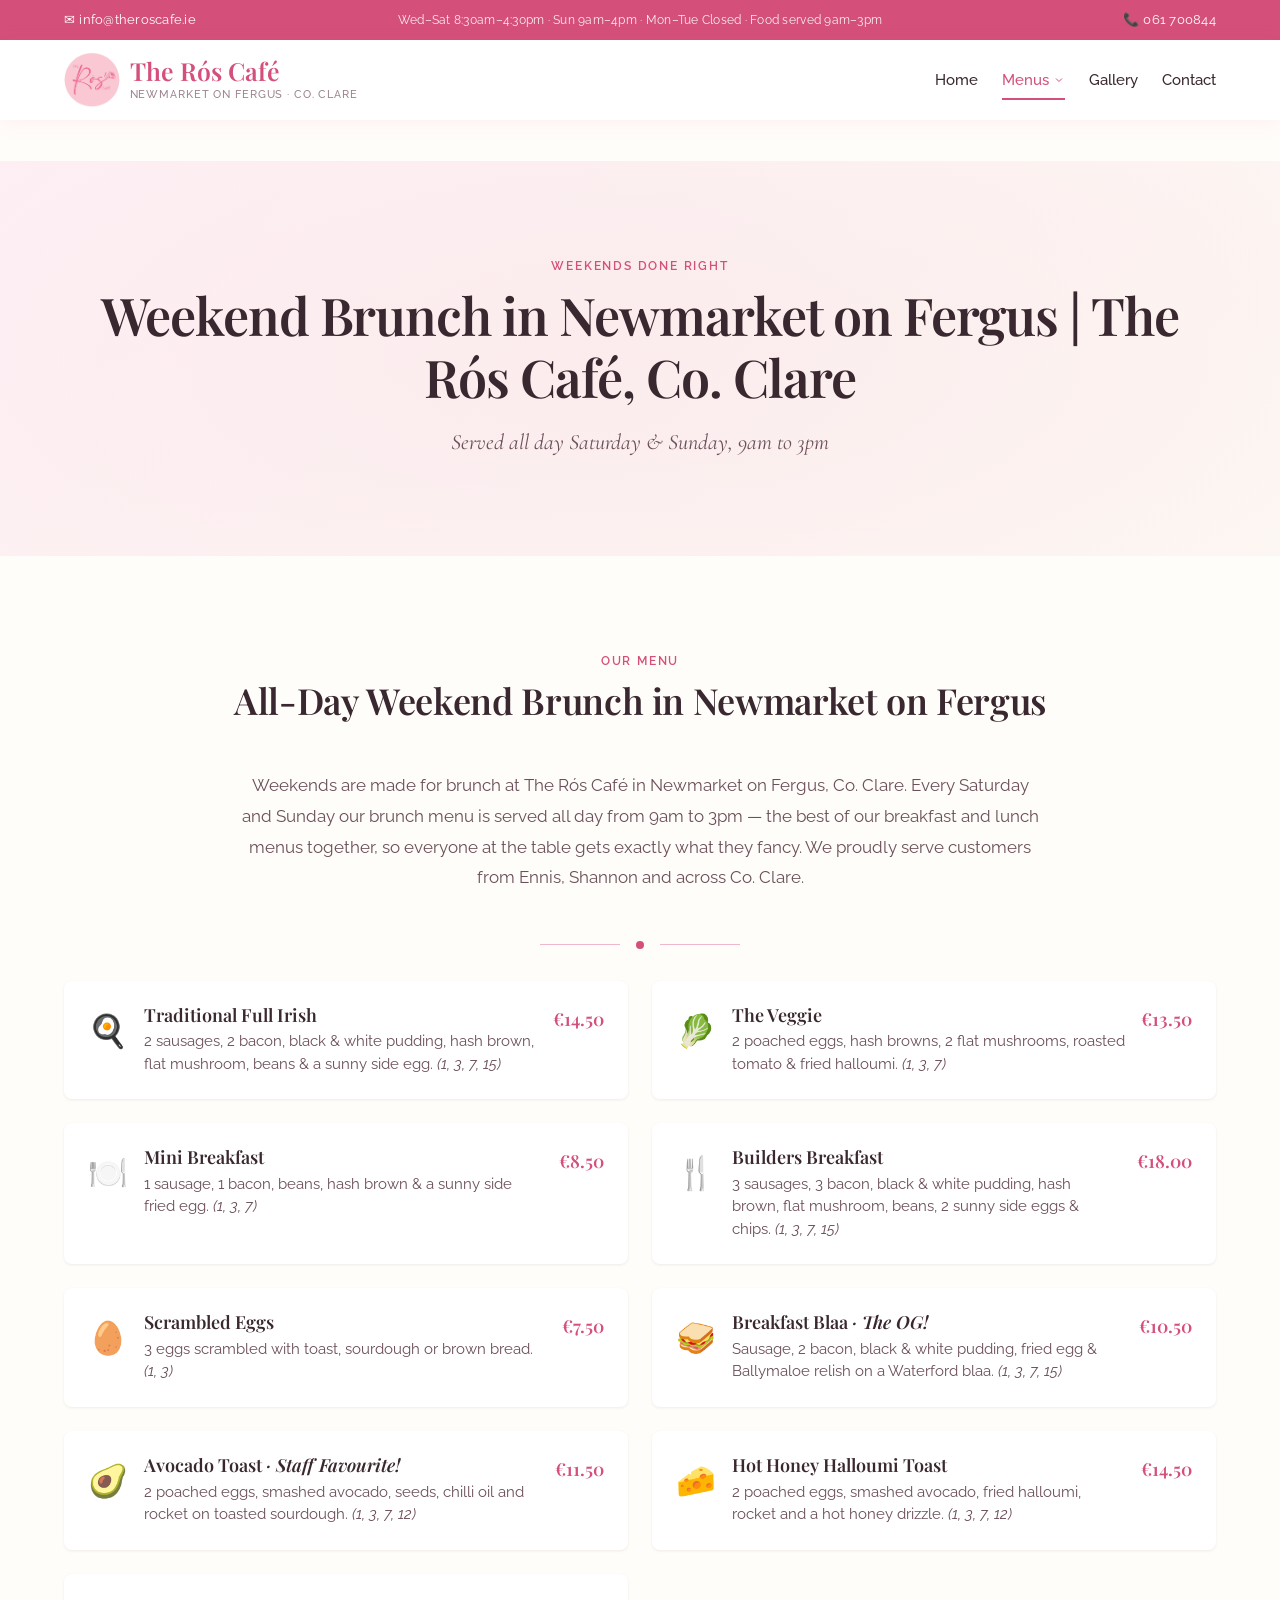
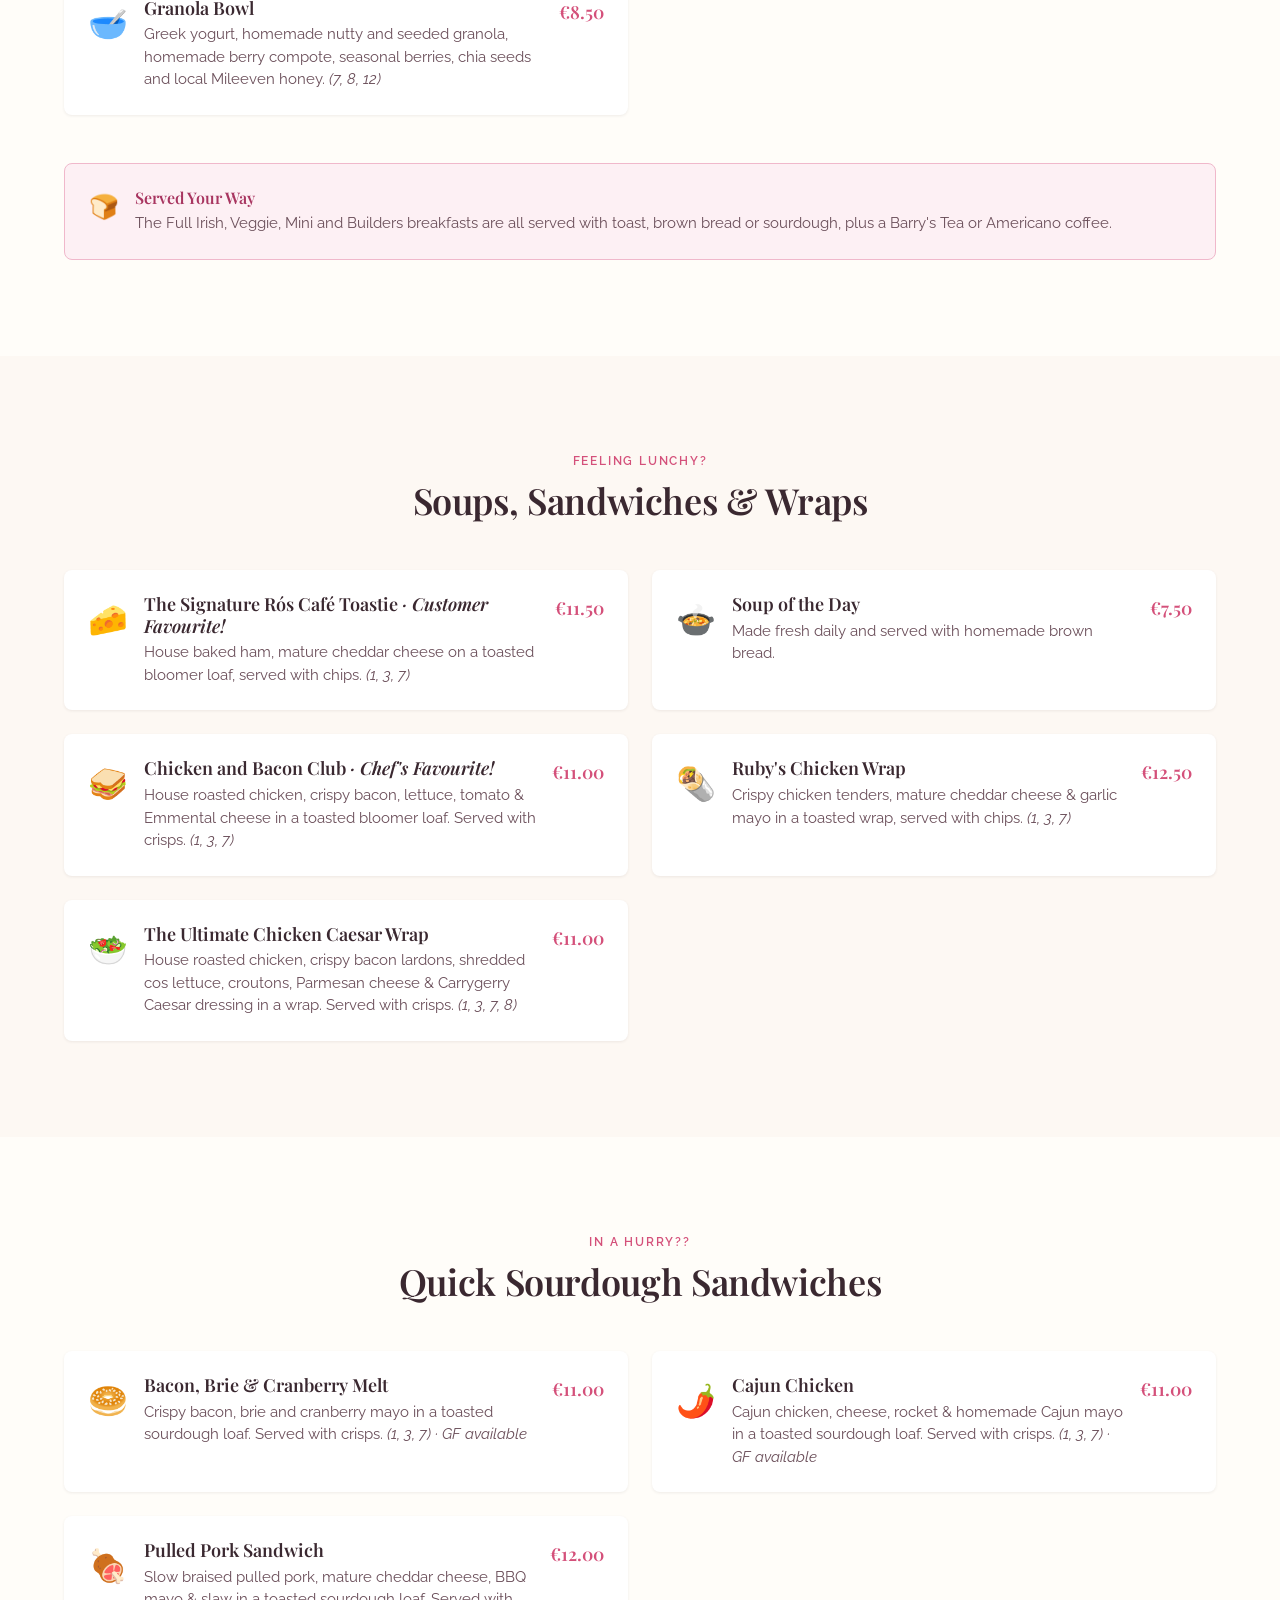
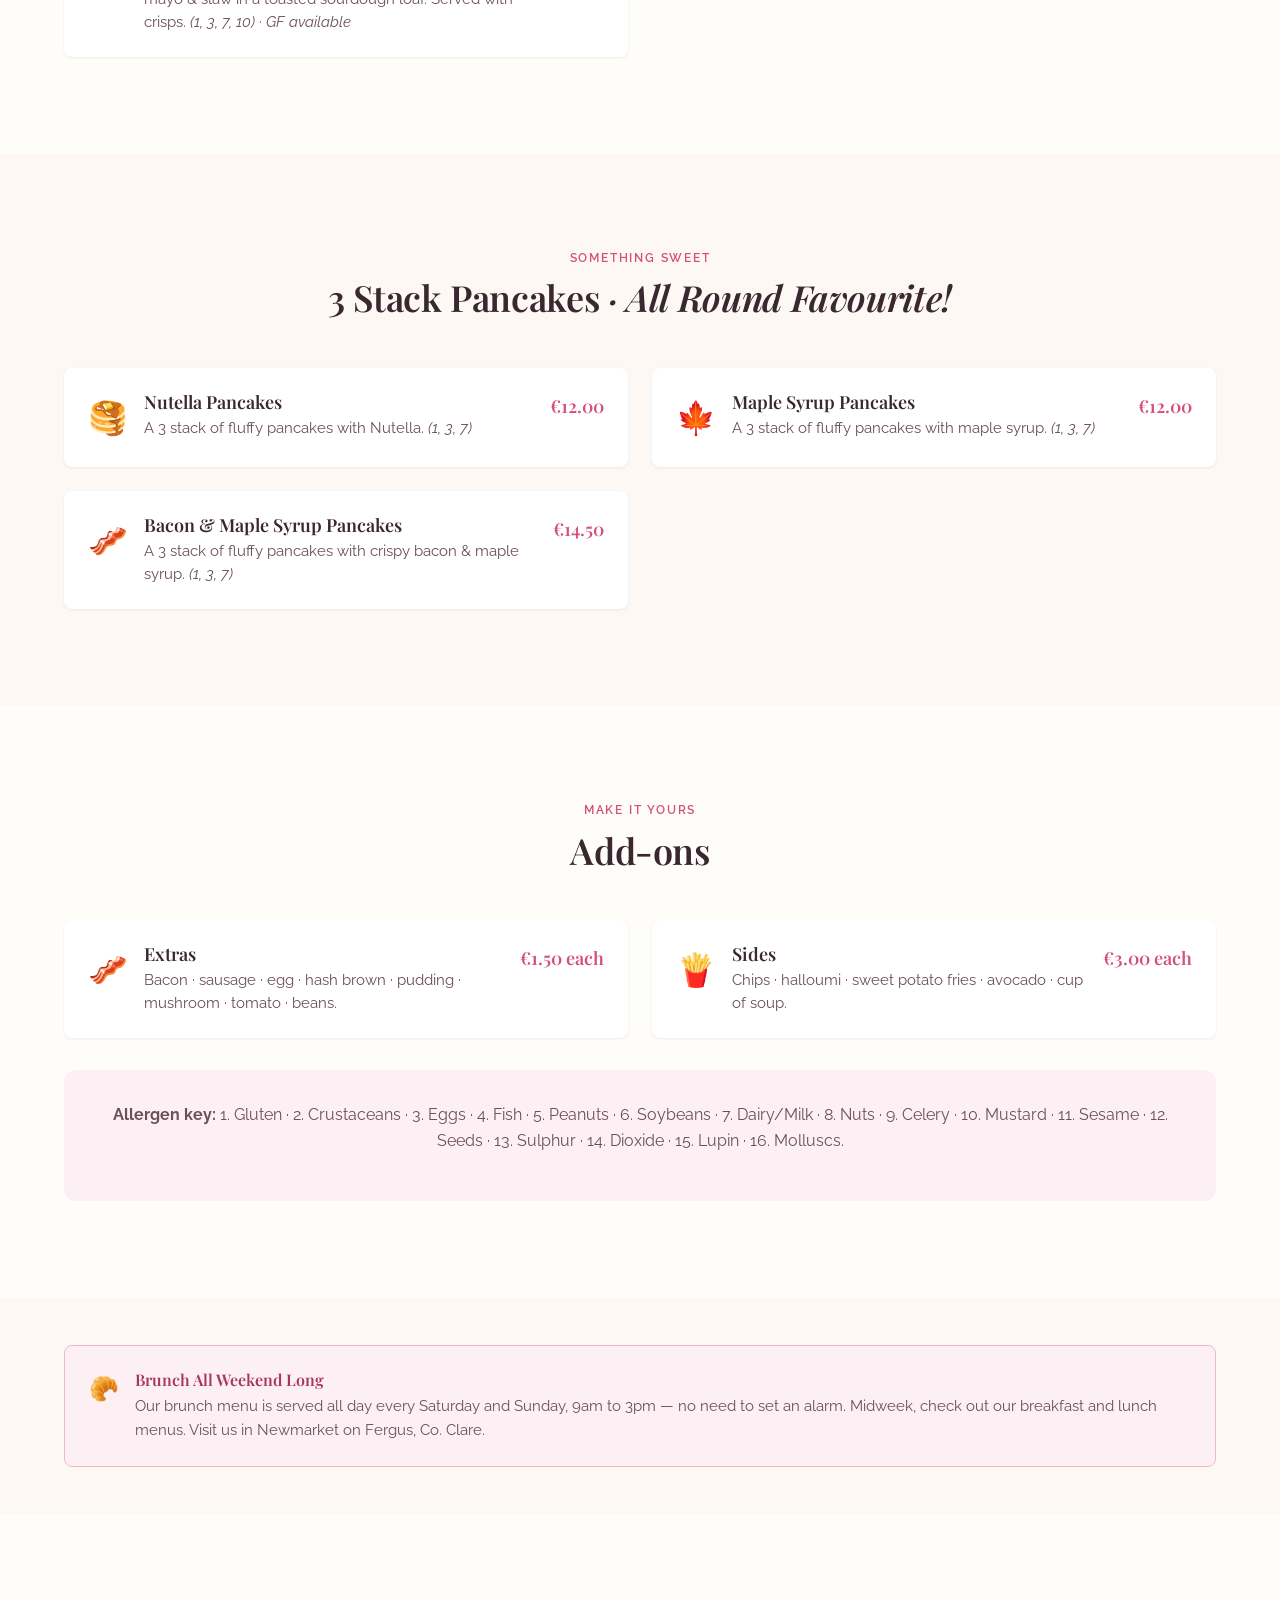
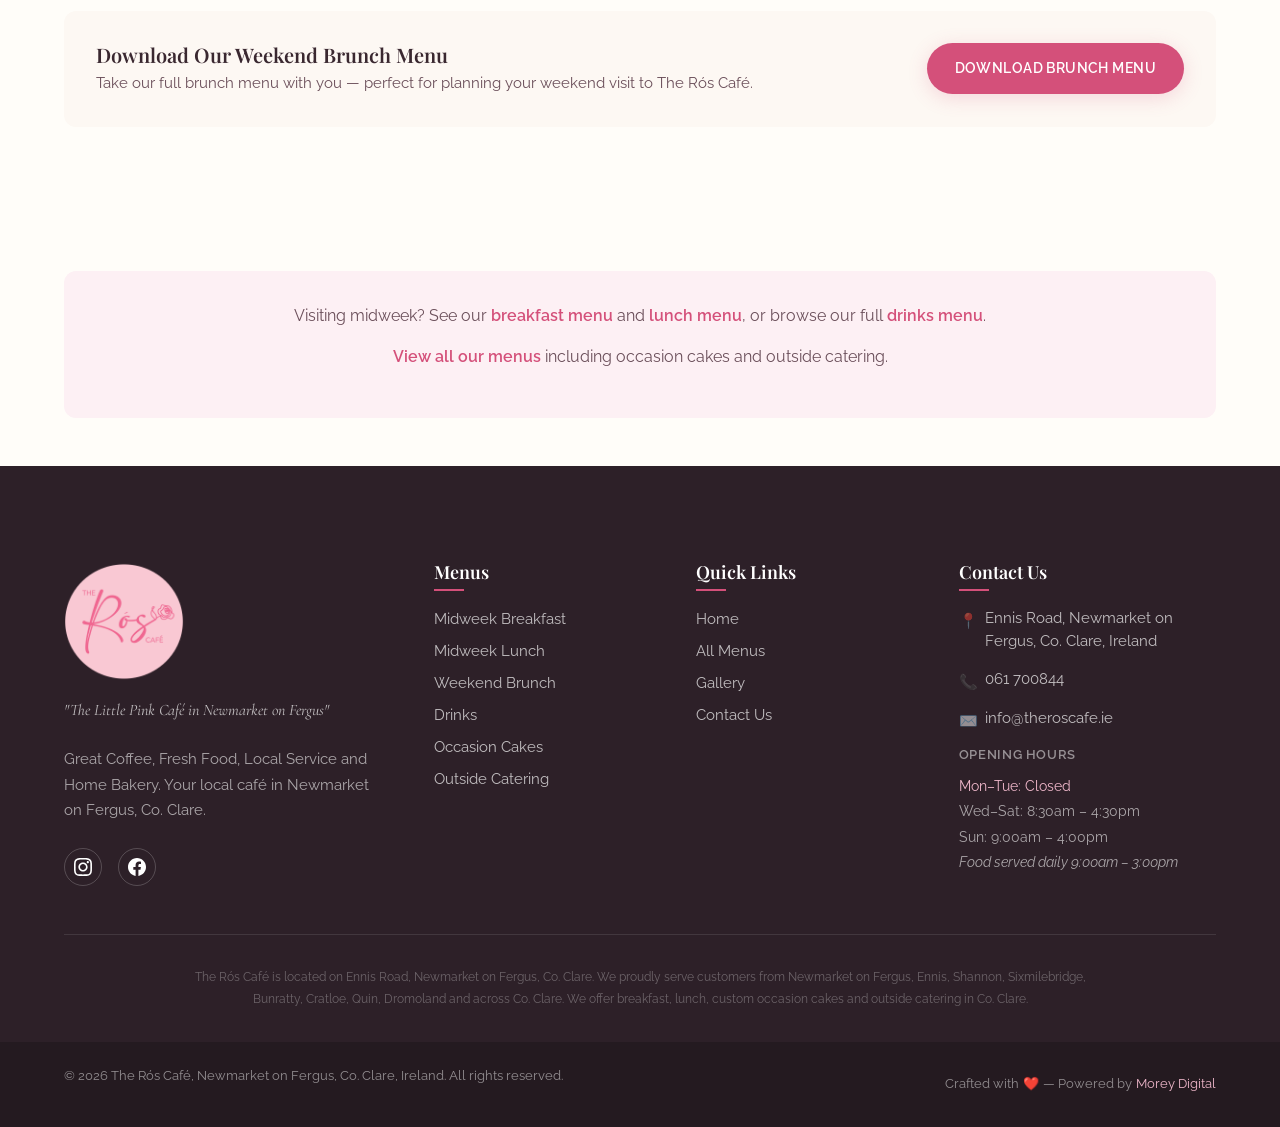
<file: brunch.html>
<!DOCTYPE html>
<html lang="en-IE">
<head>
  <meta charset="UTF-8">
  <meta name="viewport" content="width=device-width, initial-scale=1.0">

  <!-- Favicon -->
  <link rel="icon" type="image/png" href="images/favicon.png">
  <link rel="apple-touch-icon" href="images/logo.png">

  <!-- Primary Meta Tags -->
  <title>Weekend Brunch in Newmarket on Fergus | The Rós Café, Co. Clare</title>
  <meta name="description" content="All-day weekend brunch at The Rós Café in Newmarket on Fergus, Co. Clare. Full Irish breakfast, avocado toast, hot honey halloumi toast, pancakes and more — served Saturday & Sunday, 9am to 3pm.">
  <meta name="keywords" content="brunch Newmarket on Fergus, weekend brunch Clare, brunch Ennis, brunch Shannon, Saturday brunch Clare, Sunday brunch Clare, brunch café Co. Clare">

  <!-- Robots & Indexing -->
  <meta name="robots" content="index, follow">
  <meta name="author" content="The Rós Café">

  <!-- Geo Tags -->
  <meta name="geo.region" content="IE-CE">
  <meta name="geo.placename" content="Newmarket on Fergus, Co. Clare, Ireland">
  <meta name="geo.position" content="52.7580;-8.9125">
  <meta name="ICBM" content="52.7580, -8.9125">
  <meta name="language" content="English">

  <!-- Canonical -->
  <link rel="canonical" href="https://theroscafe.ie/brunch.html">

  <!-- Open Graph -->
  <meta property="og:type" content="website">
  <meta property="og:site_name" content="The Rós Café">
  <meta property="og:url" content="https://theroscafe.ie/brunch.html">
  <meta property="og:title" content="Weekend Brunch in Newmarket on Fergus | The Rós Café, Co. Clare">
  <meta property="og:description" content="All-day weekend brunch at The Rós Café in Newmarket on Fergus, Co. Clare. Full Irish breakfast, avocado toast, hot honey halloumi toast, pancakes and more — served Saturday & Sunday, 9am to 3pm.">
  <meta property="og:image" content="https://theroscafe.ie/images/og-image.jpg">
  <meta property="og:locale" content="en_IE">

  <!-- Twitter Card -->
  <meta name="twitter:card" content="summary_large_image">
  <meta name="twitter:title" content="Weekend Brunch in Newmarket on Fergus | The Rós Café, Co. Clare">
  <meta name="twitter:description" content="All-day weekend brunch at The Rós Café in Newmarket on Fergus, Co. Clare. Full Irish breakfast, avocado toast, hot honey halloumi toast, pancakes and more — served Saturday & Sunday, 9am to 3pm.">
  <meta name="twitter:image" content="https://theroscafe.ie/images/og-image.jpg">

  <!-- Google Fonts -->
  <link rel="preconnect" href="https://fonts.googleapis.com">
  <link rel="preconnect" href="https://fonts.gstatic.com" crossorigin>
  <link href="https://fonts.googleapis.com/css2?family=Cormorant+Garamond:ital,wght@0,400;0,500;1,400;1,500&family=Playfair+Display:wght@400;500;600;700&family=Raleway:wght@300;400;500;600;700&display=swap" rel="stylesheet">

  <!-- Stylesheets -->
  <link rel="stylesheet" href="css/main.css">
  <link rel="stylesheet" href="css/components.css">
  <link rel="stylesheet" href="css/animations.css">
  <link rel="stylesheet" href="css/nav.css">
  <link rel="stylesheet" href="css/footer.css">

  <!-- Google Analytics 4 -->
  <script async src="https://www.googletagmanager.com/gtag/js?id=G-1W6LHX2RFD"></script>
  <script>
    window.dataLayer = window.dataLayer || [];
    function gtag(){dataLayer.push(arguments);}
    gtag('js', new Date());
    gtag('config', 'G-1W6LHX2RFD');
  </script>

  <!-- Structured Data: FoodService -->
  <script type="application/ld+json">
  {
    "@context": "https://schema.org",
    "@type": "FoodService",
    "name": "Weekend Brunch at The Rós Café",
    "description": "All-day weekend brunch in Newmarket on Fergus, Co. Clare, served Saturday and Sunday from 9am to 3pm. Full Irish breakfast, avocado toast, hot honey halloumi toast, pancakes, wraps and sandwiches.",
    "provider": { "@type": "CafeOrCoffeeShop", "name": "The Rós Café", "url": "https://theroscafe.ie" },
    "areaServed": "Newmarket on Fergus, Co. Clare",
    "hasOfferCatalog": {
      "@type": "OfferCatalog",
      "name": "Weekend Brunch Menu",
      "itemListElement": [
        { "@type": "Offer", "itemOffered": { "@type": "MenuItem", "name": "Traditional Full Irish" } },
        { "@type": "Offer", "itemOffered": { "@type": "MenuItem", "name": "Avocado Toast" } },
        { "@type": "Offer", "itemOffered": { "@type": "MenuItem", "name": "Hot Honey Halloumi Toast" } },
        { "@type": "Offer", "itemOffered": { "@type": "MenuItem", "name": "3 Stack Pancakes" } },
        { "@type": "Offer", "itemOffered": { "@type": "MenuItem", "name": "The Signature Rós Café Toastie" } }
      ]
    }
  }
  </script>
</head>
<body data-page="brunch">

  <!-- Top Info Bar -->
  <div class="top-bar">
    <div class="container">
      <div class="top-bar-left">
        <a href="mailto:info@theroscafe.ie" class="top-bar-link" data-track="email">
          <span>✉</span> info@theroscafe.ie
        </a>
      </div>
      <div class="top-bar-center">
        <span class="top-bar-hours">Wed–Sat 8:30am–4:30pm · Sun 9am–4pm · Mon–Tue Closed · Food served 9am–3pm</span>
      </div>
      <div class="top-bar-right">
        <a href="tel:+35361700844" class="top-bar-link" data-track="phone">
          <span>📞</span> 061 700844
        </a>
      </div>
    </div>
  </div>

  <!-- Site Header -->
  <header class="site-header">
    <div class="container">
      <a href="index.html" class="site-logo">
        <img src="images/logo.png" alt="The Rós Café logo" class="site-logo-mark" width="56" height="56">
        <span class="site-logo-text">
          <span class="logo-name">The Rós Café</span>
          <span class="logo-tagline">Newmarket on Fergus · Co. Clare</span>
        </span>
      </a>

      <nav class="main-nav">
        <ul class="nav-list">
          <li class="nav-item">
            <a href="index.html" class="nav-link" data-nav="home">Home</a>
          </li>
          <li class="nav-item dropdown">
            <a href="menus.html" class="nav-link" data-nav="menus">
              Menus
              <svg class="chevron" viewBox="0 0 24 24" fill="none" stroke="currentColor" stroke-width="2">
                <polyline points="6 9 12 15 18 9"></polyline>
              </svg>
            </a>
            <div class="dropdown-menu">
              <a href="breakfast.html" class="dropdown-item" data-nav="breakfast">Midweek Breakfast</a>
              <a href="lunch.html" class="dropdown-item" data-nav="lunch">Midweek Lunch</a>
              <a href="brunch.html" class="dropdown-item" data-nav="brunch">Weekend Brunch</a>
              <a href="drinks.html" class="dropdown-item" data-nav="drinks">Drinks</a>
              <a href="cakes.html" class="dropdown-item" data-nav="cakes">Occasion Cakes</a>
              <a href="catering.html" class="dropdown-item" data-nav="catering">Outside Catering</a>
            </div>
          </li>
          <li class="nav-item">
            <a href="gallery.html" class="nav-link" data-nav="gallery">Gallery</a>
          </li>
          <li class="nav-item">
            <a href="contact.html" class="nav-link" data-nav="contact">Contact</a>
          </li>
        </ul>
      </nav>

      <button class="hamburger" aria-label="Toggle menu" aria-expanded="false">
        <div class="hamburger-lines">
          <span class="hamburger-line"></span>
          <span class="hamburger-line"></span>
          <span class="hamburger-line"></span>
        </div>
      </button>
    </div>
  </header>

  <!-- Mobile Navigation -->
  <nav class="mobile-nav">
    <ul class="mobile-nav-list">
      <li class="mobile-nav-item">
        <a href="index.html" class="mobile-nav-link" data-nav="home">Home</a>
      </li>
      <li class="mobile-nav-item">
        <a href="#" class="mobile-nav-link mobile-dropdown-toggle" data-nav="menus">
          Menus
          <svg class="chevron" viewBox="0 0 24 24" fill="none" stroke="currentColor" stroke-width="2">
            <polyline points="6 9 12 15 18 9"></polyline>
          </svg>
        </a>
        <div class="mobile-dropdown-menu">
          <a href="breakfast.html" class="mobile-dropdown-item" data-nav="breakfast">Midweek Breakfast</a>
          <a href="lunch.html" class="mobile-dropdown-item" data-nav="lunch">Midweek Lunch</a>
          <a href="brunch.html" class="mobile-dropdown-item" data-nav="brunch">Weekend Brunch</a>
          <a href="drinks.html" class="mobile-dropdown-item" data-nav="drinks">Drinks</a>
          <a href="cakes.html" class="mobile-dropdown-item" data-nav="cakes">Occasion Cakes</a>
          <a href="catering.html" class="mobile-dropdown-item" data-nav="catering">Outside Catering</a>
        </div>
      </li>
      <li class="mobile-nav-item">
        <a href="gallery.html" class="mobile-nav-link" data-nav="gallery">Gallery</a>
      </li>
      <li class="mobile-nav-item">
        <a href="contact.html" class="mobile-nav-link" data-nav="contact">Contact</a>
      </li>
    </ul>
    <div class="mobile-nav-contact">
      <div class="mobile-nav-contact-item">
        <span>📞</span>
        <a href="tel:+35361700844" data-track="phone">061 700844</a>
      </div>
      <div class="mobile-nav-contact-item">
        <span>✉</span>
        <a href="mailto:info@theroscafe.ie" data-track="email">info@theroscafe.ie</a>
      </div>
    </div>
    <div class="mobile-nav-social">
      <a href="http://instagram.com/the_ros_cafe" target="_blank" rel="noopener" aria-label="Instagram" data-track="instagram">📷</a>
      <a href="http://facebook.com/theroscafe" target="_blank" rel="noopener" aria-label="Facebook" data-track="facebook">📘</a>
    </div>
  </nav>

  <!-- Main Content -->
  <main>

    <!-- Page Hero -->
    <section class="page-hero">
      <div class="container">
        <span class="eyebrow anim-load">Weekends Done Right</span>
        <h1 class="anim-load">Weekend Brunch in Newmarket on Fergus | The Rós Café, Co. Clare</h1>
        <p class="subheading anim-load">Served all day Saturday &amp; Sunday, 9am to 3pm</p>
      </div>
    </section>

    <!-- Menu Section -->
    <section class="section">
      <div class="container">
        <div class="section-header scroll-reveal">
          <span class="eyebrow">Our Menu</span>
          <h2>All-Day Weekend Brunch in Newmarket on Fergus</h2>
        </div>

        <div class="intro-text scroll-reveal">
          <p>Weekends are made for brunch at The Rós Café in Newmarket on Fergus, Co. Clare. Every Saturday and Sunday our brunch menu is served all day from 9am to 3pm — the best of our breakfast and lunch menus together, so everyone at the table gets exactly what they fancy. We proudly serve customers from Ennis, Shannon and across Co. Clare.</p>
        </div>

        <div class="ornament">
          <div class="ornament-line"></div>
          <div class="ornament-dot"></div>
          <div class="ornament-line"></div>
        </div>

        <div class="menu-grid scroll-reveal stagger-children">
          <article class="menu-item">
            <div class="menu-item-icon">🍳</div>
            <div class="menu-item-content">
              <h3 class="menu-item-name">Traditional Full Irish</h3>
              <p class="menu-item-desc">2 sausages, 2 bacon, black &amp; white pudding, hash brown, flat mushroom, beans &amp; a sunny side egg. <em>(1, 3, 7, 15)</em></p>
            </div>
            <div class="menu-item-price">€14.50</div>
          </article>

          <article class="menu-item">
            <div class="menu-item-icon">🥬</div>
            <div class="menu-item-content">
              <h3 class="menu-item-name">The Veggie</h3>
              <p class="menu-item-desc">2 poached eggs, hash browns, 2 flat mushrooms, roasted tomato &amp; fried halloumi. <em>(1, 3, 7)</em></p>
            </div>
            <div class="menu-item-price">€13.50</div>
          </article>

          <article class="menu-item">
            <div class="menu-item-icon">🍽️</div>
            <div class="menu-item-content">
              <h3 class="menu-item-name">Mini Breakfast</h3>
              <p class="menu-item-desc">1 sausage, 1 bacon, beans, hash brown &amp; a sunny side fried egg. <em>(1, 3, 7)</em></p>
            </div>
            <div class="menu-item-price">€8.50</div>
          </article>

          <article class="menu-item">
            <div class="menu-item-icon">🍴</div>
            <div class="menu-item-content">
              <h3 class="menu-item-name">Builders Breakfast</h3>
              <p class="menu-item-desc">3 sausages, 3 bacon, black &amp; white pudding, hash brown, flat mushroom, beans, 2 sunny side eggs &amp; chips. <em>(1, 3, 7, 15)</em></p>
            </div>
            <div class="menu-item-price">€18.00</div>
          </article>

          <article class="menu-item">
            <div class="menu-item-icon">🥚</div>
            <div class="menu-item-content">
              <h3 class="menu-item-name">Scrambled Eggs</h3>
              <p class="menu-item-desc">3 eggs scrambled with toast, sourdough or brown bread. <em>(1, 3)</em></p>
            </div>
            <div class="menu-item-price">€7.50</div>
          </article>

          <article class="menu-item">
            <div class="menu-item-icon">🥪</div>
            <div class="menu-item-content">
              <h3 class="menu-item-name">Breakfast Blaa <em>· The OG!</em></h3>
              <p class="menu-item-desc">Sausage, 2 bacon, black &amp; white pudding, fried egg &amp; Ballymaloe relish on a Waterford blaa. <em>(1, 3, 7, 15)</em></p>
            </div>
            <div class="menu-item-price">€10.50</div>
          </article>

          <article class="menu-item">
            <div class="menu-item-icon">🥑</div>
            <div class="menu-item-content">
              <h3 class="menu-item-name">Avocado Toast <em>· Staff Favourite!</em></h3>
              <p class="menu-item-desc">2 poached eggs, smashed avocado, seeds, chilli oil and rocket on toasted sourdough. <em>(1, 3, 7, 12)</em></p>
            </div>
            <div class="menu-item-price">€11.50</div>
          </article>

          <article class="menu-item">
            <div class="menu-item-icon">🧀</div>
            <div class="menu-item-content">
              <h3 class="menu-item-name">Hot Honey Halloumi Toast</h3>
              <p class="menu-item-desc">2 poached eggs, smashed avocado, fried halloumi, rocket and a hot honey drizzle. <em>(1, 3, 7, 12)</em></p>
            </div>
            <div class="menu-item-price">€14.50</div>
          </article>

          <article class="menu-item">
            <div class="menu-item-icon">🥣</div>
            <div class="menu-item-content">
              <h3 class="menu-item-name">Granola Bowl</h3>
              <p class="menu-item-desc">Greek yogurt, homemade nutty and seeded granola, homemade berry compote, seasonal berries, chia seeds and local Mileeven honey. <em>(7, 8, 12)</em></p>
            </div>
            <div class="menu-item-price">€8.50</div>
          </article>
        </div>

        <div class="notice scroll-reveal" style="margin-top: var(--space-2xl)">
          <div class="notice-icon">🍞</div>
          <div class="notice-content">
            <h3>Served Your Way</h3>
            <p>The Full Irish, Veggie, Mini and Builders breakfasts are all served with toast, brown bread or sourdough, plus a Barry's Tea or Americano coffee.</p>
          </div>
        </div>
      </div>
    </section>

    <!-- From the Lunch Side -->
    <section class="section bg-cream">
      <div class="container">
        <div class="section-header scroll-reveal">
          <span class="eyebrow">Feeling Lunchy?</span>
          <h2>Soups, Sandwiches &amp; Wraps</h2>
        </div>

        <div class="menu-grid scroll-reveal stagger-children">
          <article class="menu-item">
            <div class="menu-item-icon">🧀</div>
            <div class="menu-item-content">
              <h3 class="menu-item-name">The Signature Rós Café Toastie <em>· Customer Favourite!</em></h3>
              <p class="menu-item-desc">House baked ham, mature cheddar cheese on a toasted bloomer loaf, served with chips. <em>(1, 3, 7)</em></p>
            </div>
            <div class="menu-item-price">€11.50</div>
          </article>

          <article class="menu-item">
            <div class="menu-item-icon">🍲</div>
            <div class="menu-item-content">
              <h3 class="menu-item-name">Soup of the Day</h3>
              <p class="menu-item-desc">Made fresh daily and served with homemade brown bread.</p>
            </div>
            <div class="menu-item-price">€7.50</div>
          </article>

          <article class="menu-item">
            <div class="menu-item-icon">🥪</div>
            <div class="menu-item-content">
              <h3 class="menu-item-name">Chicken and Bacon Club <em>· Chef's Favourite!</em></h3>
              <p class="menu-item-desc">House roasted chicken, crispy bacon, lettuce, tomato &amp; Emmental cheese in a toasted bloomer loaf. Served with crisps. <em>(1, 3, 7)</em></p>
            </div>
            <div class="menu-item-price">€11.00</div>
          </article>

          <article class="menu-item">
            <div class="menu-item-icon">🌯</div>
            <div class="menu-item-content">
              <h3 class="menu-item-name">Ruby's Chicken Wrap</h3>
              <p class="menu-item-desc">Crispy chicken tenders, mature cheddar cheese &amp; garlic mayo in a toasted wrap, served with chips. <em>(1, 3, 7)</em></p>
            </div>
            <div class="menu-item-price">€12.50</div>
          </article>

          <article class="menu-item">
            <div class="menu-item-icon">🥗</div>
            <div class="menu-item-content">
              <h3 class="menu-item-name">The Ultimate Chicken Caesar Wrap</h3>
              <p class="menu-item-desc">House roasted chicken, crispy bacon lardons, shredded cos lettuce, croutons, Parmesan cheese &amp; Carrygerry Caesar dressing in a wrap. Served with crisps. <em>(1, 3, 7, 8)</em></p>
            </div>
            <div class="menu-item-price">€11.00</div>
          </article>
        </div>
      </div>
    </section>

    <!-- In a Hurry -->
    <section class="section">
      <div class="container">
        <div class="section-header scroll-reveal">
          <span class="eyebrow">In a Hurry??</span>
          <h2>Quick Sourdough Sandwiches</h2>
        </div>

        <div class="menu-grid scroll-reveal stagger-children">
          <article class="menu-item">
            <div class="menu-item-icon">🥯</div>
            <div class="menu-item-content">
              <h3 class="menu-item-name">Bacon, Brie &amp; Cranberry Melt</h3>
              <p class="menu-item-desc">Crispy bacon, brie and cranberry mayo in a toasted sourdough loaf. Served with crisps. <em>(1, 3, 7) · GF available</em></p>
            </div>
            <div class="menu-item-price">€11.00</div>
          </article>

          <article class="menu-item">
            <div class="menu-item-icon">🌶️</div>
            <div class="menu-item-content">
              <h3 class="menu-item-name">Cajun Chicken</h3>
              <p class="menu-item-desc">Cajun chicken, cheese, rocket &amp; homemade Cajun mayo in a toasted sourdough loaf. Served with crisps. <em>(1, 3, 7) · GF available</em></p>
            </div>
            <div class="menu-item-price">€11.00</div>
          </article>

          <article class="menu-item">
            <div class="menu-item-icon">🍖</div>
            <div class="menu-item-content">
              <h3 class="menu-item-name">Pulled Pork Sandwich</h3>
              <p class="menu-item-desc">Slow braised pulled pork, mature cheddar cheese, BBQ mayo &amp; slaw in a toasted sourdough loaf. Served with crisps. <em>(1, 3, 7, 10) · GF available</em></p>
            </div>
            <div class="menu-item-price">€12.00</div>
          </article>
        </div>
      </div>
    </section>

    <!-- Something Sweet -->
    <section class="section bg-cream">
      <div class="container">
        <div class="section-header scroll-reveal">
          <span class="eyebrow">Something Sweet</span>
          <h2>3 Stack Pancakes <em>· All Round Favourite!</em></h2>
        </div>

        <div class="menu-grid scroll-reveal stagger-children">
          <article class="menu-item">
            <div class="menu-item-icon">🥞</div>
            <div class="menu-item-content">
              <h3 class="menu-item-name">Nutella Pancakes</h3>
              <p class="menu-item-desc">A 3 stack of fluffy pancakes with Nutella. <em>(1, 3, 7)</em></p>
            </div>
            <div class="menu-item-price">€12.00</div>
          </article>

          <article class="menu-item">
            <div class="menu-item-icon">🍁</div>
            <div class="menu-item-content">
              <h3 class="menu-item-name">Maple Syrup Pancakes</h3>
              <p class="menu-item-desc">A 3 stack of fluffy pancakes with maple syrup. <em>(1, 3, 7)</em></p>
            </div>
            <div class="menu-item-price">€12.00</div>
          </article>

          <article class="menu-item">
            <div class="menu-item-icon">🥓</div>
            <div class="menu-item-content">
              <h3 class="menu-item-name">Bacon &amp; Maple Syrup Pancakes</h3>
              <p class="menu-item-desc">A 3 stack of fluffy pancakes with crispy bacon &amp; maple syrup. <em>(1, 3, 7)</em></p>
            </div>
            <div class="menu-item-price">€14.50</div>
          </article>
        </div>
      </div>
    </section>

    <!-- Add-ons -->
    <section class="section">
      <div class="container">
        <div class="section-header scroll-reveal">
          <span class="eyebrow">Make It Yours</span>
          <h2>Add-ons</h2>
        </div>

        <div class="menu-grid scroll-reveal stagger-children">
          <article class="menu-item">
            <div class="menu-item-icon">🥓</div>
            <div class="menu-item-content">
              <h3 class="menu-item-name">Extras</h3>
              <p class="menu-item-desc">Bacon · sausage · egg · hash brown · pudding · mushroom · tomato · beans.</p>
            </div>
            <div class="menu-item-price">€1.50 each</div>
          </article>

          <article class="menu-item">
            <div class="menu-item-icon">🍟</div>
            <div class="menu-item-content">
              <h3 class="menu-item-name">Sides</h3>
              <p class="menu-item-desc">Chips · halloumi · sweet potato fries · avocado · cup of soup.</p>
            </div>
            <div class="menu-item-price">€3.00 each</div>
          </article>
        </div>

        <div class="cross-links scroll-reveal" style="margin-top: var(--space-xl)">
          <p><strong>Allergen key:</strong> 1. Gluten · 2. Crustaceans · 3. Eggs · 4. Fish · 5. Peanuts · 6. Soybeans · 7. Dairy/Milk · 8. Nuts · 9. Celery · 10. Mustard · 11. Sesame · 12. Seeds · 13. Sulphur · 14. Dioxide · 15. Lupin · 16. Molluscs.</p>
        </div>
      </div>
    </section>

    <!-- Weekend Notice -->
    <section class="section-sm bg-cream">
      <div class="container">
        <div class="notice scroll-reveal">
          <div class="notice-icon">🥐</div>
          <div class="notice-content">
            <h3>Brunch All Weekend Long</h3>
            <p>Our brunch menu is served all day every Saturday and Sunday, 9am to 3pm — no need to set an alarm. Midweek, check out our <a href="breakfast.html">breakfast</a> and <a href="lunch.html">lunch</a> menus. Visit us in Newmarket on Fergus, Co. Clare.</p>
          </div>
        </div>
      </div>
    </section>

    <!-- Download CTA -->
    <section class="section">
      <div class="container">
        <div class="download-cta scroll-reveal">
          <div class="download-cta-content">
            <h3>Download Our Weekend Brunch Menu</h3>
            <p>Take our full brunch menu with you — perfect for planning your weekend visit to The Rós Café.</p>
          </div>
          <a href="menus/ros-cafe-brunch-menu.jpg" target="_blank" rel="noopener" class="btn btn-pink" data-track="pdf-brunch">
            Download Brunch Menu
          </a>
        </div>
      </div>
    </section>

    <!-- Cross Links -->
    <section class="section-sm">
      <div class="container">
        <div class="cross-links scroll-reveal">
          <p>Visiting midweek? See our <a href="breakfast.html">breakfast menu</a> and <a href="lunch.html">lunch menu</a>, or browse our full <a href="drinks.html">drinks menu</a>.</p>
          <p class="mt-md"><a href="menus.html">View all our menus</a> including occasion cakes and outside catering.</p>
        </div>
      </div>
    </section>

  </main>

  <!-- Site Footer -->
  <footer class="site-footer">
    <div class="container">
      <div class="footer-grid">
        <!-- Brand Column -->
        <div class="footer-col footer-brand">
          <img src="images/logo.png" alt="The Rós Café" class="footer-logo-img">
          <p class="footer-tagline">"The Little Pink Café in Newmarket on Fergus"</p>
          <p class="footer-description">Great Coffee, Fresh Food, Local Service and Home Bakery. Your local café in Newmarket on Fergus, Co. Clare.</p>
          <div class="footer-social">
            <a href="http://instagram.com/the_ros_cafe" target="_blank" rel="noopener" class="social-icon" aria-label="Follow us on Instagram" data-track="instagram">
              <svg viewBox="0 0 24 24" fill="currentColor"><path d="M12 2.163c3.204 0 3.584.012 4.85.07 3.252.148 4.771 1.691 4.919 4.919.058 1.265.069 1.645.069 4.849 0 3.205-.012 3.584-.069 4.849-.149 3.225-1.664 4.771-4.919 4.919-1.266.058-1.644.07-4.85.07-3.204 0-3.584-.012-4.849-.07-3.26-.149-4.771-1.699-4.919-4.92-.058-1.265-.07-1.644-.07-4.849 0-3.204.013-3.583.07-4.849.149-3.227 1.664-4.771 4.919-4.919 1.266-.057 1.645-.069 4.849-.069zm0-2.163c-3.259 0-3.667.014-4.947.072-4.358.2-6.78 2.618-6.98 6.98-.059 1.281-.073 1.689-.073 4.948 0 3.259.014 3.668.072 4.948.2 4.358 2.618 6.78 6.98 6.98 1.281.058 1.689.072 4.948.072 3.259 0 3.668-.014 4.948-.072 4.354-.2 6.782-2.618 6.979-6.98.059-1.28.073-1.689.073-4.948 0-3.259-.014-3.667-.072-4.947-.196-4.354-2.617-6.78-6.979-6.98-1.281-.059-1.69-.073-4.949-.073zm0 5.838c-3.403 0-6.162 2.759-6.162 6.162s2.759 6.163 6.162 6.163 6.162-2.759 6.162-6.163c0-3.403-2.759-6.162-6.162-6.162zm0 10.162c-2.209 0-4-1.79-4-4 0-2.209 1.791-4 4-4s4 1.791 4 4c0 2.21-1.791 4-4 4zm6.406-11.845c-.796 0-1.441.645-1.441 1.44s.645 1.44 1.441 1.44c.795 0 1.439-.645 1.439-1.44s-.644-1.44-1.439-1.44z"/></svg>
            </a>
            <a href="http://facebook.com/theroscafe" target="_blank" rel="noopener" class="social-icon" aria-label="Follow us on Facebook" data-track="facebook">
              <svg viewBox="0 0 24 24" fill="currentColor"><path d="M24 12.073c0-6.627-5.373-12-12-12s-12 5.373-12 12c0 5.99 4.388 10.954 10.125 11.854v-8.385H7.078v-3.47h3.047V9.43c0-3.007 1.792-4.669 4.533-4.669 1.312 0 2.686.235 2.686.235v2.953H15.83c-1.491 0-1.956.925-1.956 1.874v2.25h3.328l-.532 3.47h-2.796v8.385C19.612 23.027 24 18.062 24 12.073z"/></svg>
            </a>
          </div>
        </div>

        <!-- Menus Column -->
        <div class="footer-col">
          <h4 class="footer-col-title">Menus</h4>
          <nav class="footer-nav">
            <a href="breakfast.html" class="footer-nav-link">Midweek Breakfast</a>
            <a href="lunch.html" class="footer-nav-link">Midweek Lunch</a>
            <a href="brunch.html" class="footer-nav-link">Weekend Brunch</a>
            <a href="drinks.html" class="footer-nav-link">Drinks</a>
            <a href="cakes.html" class="footer-nav-link">Occasion Cakes</a>
            <a href="catering.html" class="footer-nav-link">Outside Catering</a>
          </nav>
        </div>

        <!-- Quick Links Column -->
        <div class="footer-col">
          <h4 class="footer-col-title">Quick Links</h4>
          <nav class="footer-nav">
            <a href="index.html" class="footer-nav-link">Home</a>
            <a href="menus.html" class="footer-nav-link">All Menus</a>
            <a href="gallery.html" class="footer-nav-link">Gallery</a>
            <a href="contact.html" class="footer-nav-link">Contact Us</a>
          </nav>
        </div>

        <!-- Contact Column -->
        <div class="footer-col">
          <h4 class="footer-col-title">Contact Us</h4>
          <div class="footer-contact">
            <div class="footer-contact-item">
              <span class="icon">📍</span>
              <span>Ennis Road, Newmarket on Fergus, Co. Clare, Ireland</span>
            </div>
            <div class="footer-contact-item">
              <span class="icon">📞</span>
              <a href="tel:+35361700844" data-track="phone">061 700844</a>
            </div>
            <div class="footer-contact-item">
              <span class="icon">✉️</span>
              <a href="mailto:info@theroscafe.ie" data-track="email">info@theroscafe.ie</a>
            </div>
          </div>
          <div class="footer-hours">
            <p class="footer-hours-title">Opening Hours</p>
            <div class="footer-hours-list">
              <span class="footer-hours-closed">Mon–Tue: Closed</span><br>
              Wed–Sat: 8:30am – 4:30pm<br>
              Sun: 9:00am – 4:00pm<br>
              <em>Food served daily 9:00am – 3:00pm</em>
            </div>
          </div>
        </div>
      </div>

      <!-- Local SEO Paragraph -->
      <div class="footer-seo">
        <p>The Rós Café is located on Ennis Road, Newmarket on Fergus, Co. Clare. We proudly serve customers from Newmarket on Fergus, Ennis, Shannon, Sixmilebridge, Bunratty, Cratloe, Quin, Dromoland and across Co. Clare. We offer breakfast, lunch, custom occasion cakes and outside catering in Co. Clare.</p>
      </div>
    </div>

    <!-- Bottom Bar -->
    <div class="footer-bottom">
      <div class="container">
        <p class="footer-copyright">
          © <span class="footer-year"></span> The Rós Café, Newmarket on Fergus, Co. Clare, Ireland. All rights reserved.
        </p>
        <p class="footer-credit">
          Crafted with <span class="heart">❤️</span> — Powered by <a href="https://moreydigital.ie" target="_blank" rel="noopener">Morey Digital</a>
        </p>
      </div>
    </div>
  </footer>

  <!-- JavaScript -->
  <script src="js/main.js" defer></script>
  <script src="js/nav.js" defer></script>
  <script src="js/animations.js" defer></script>
  <script src="js/analytics.js" defer></script>

</body>
</html>
</file>
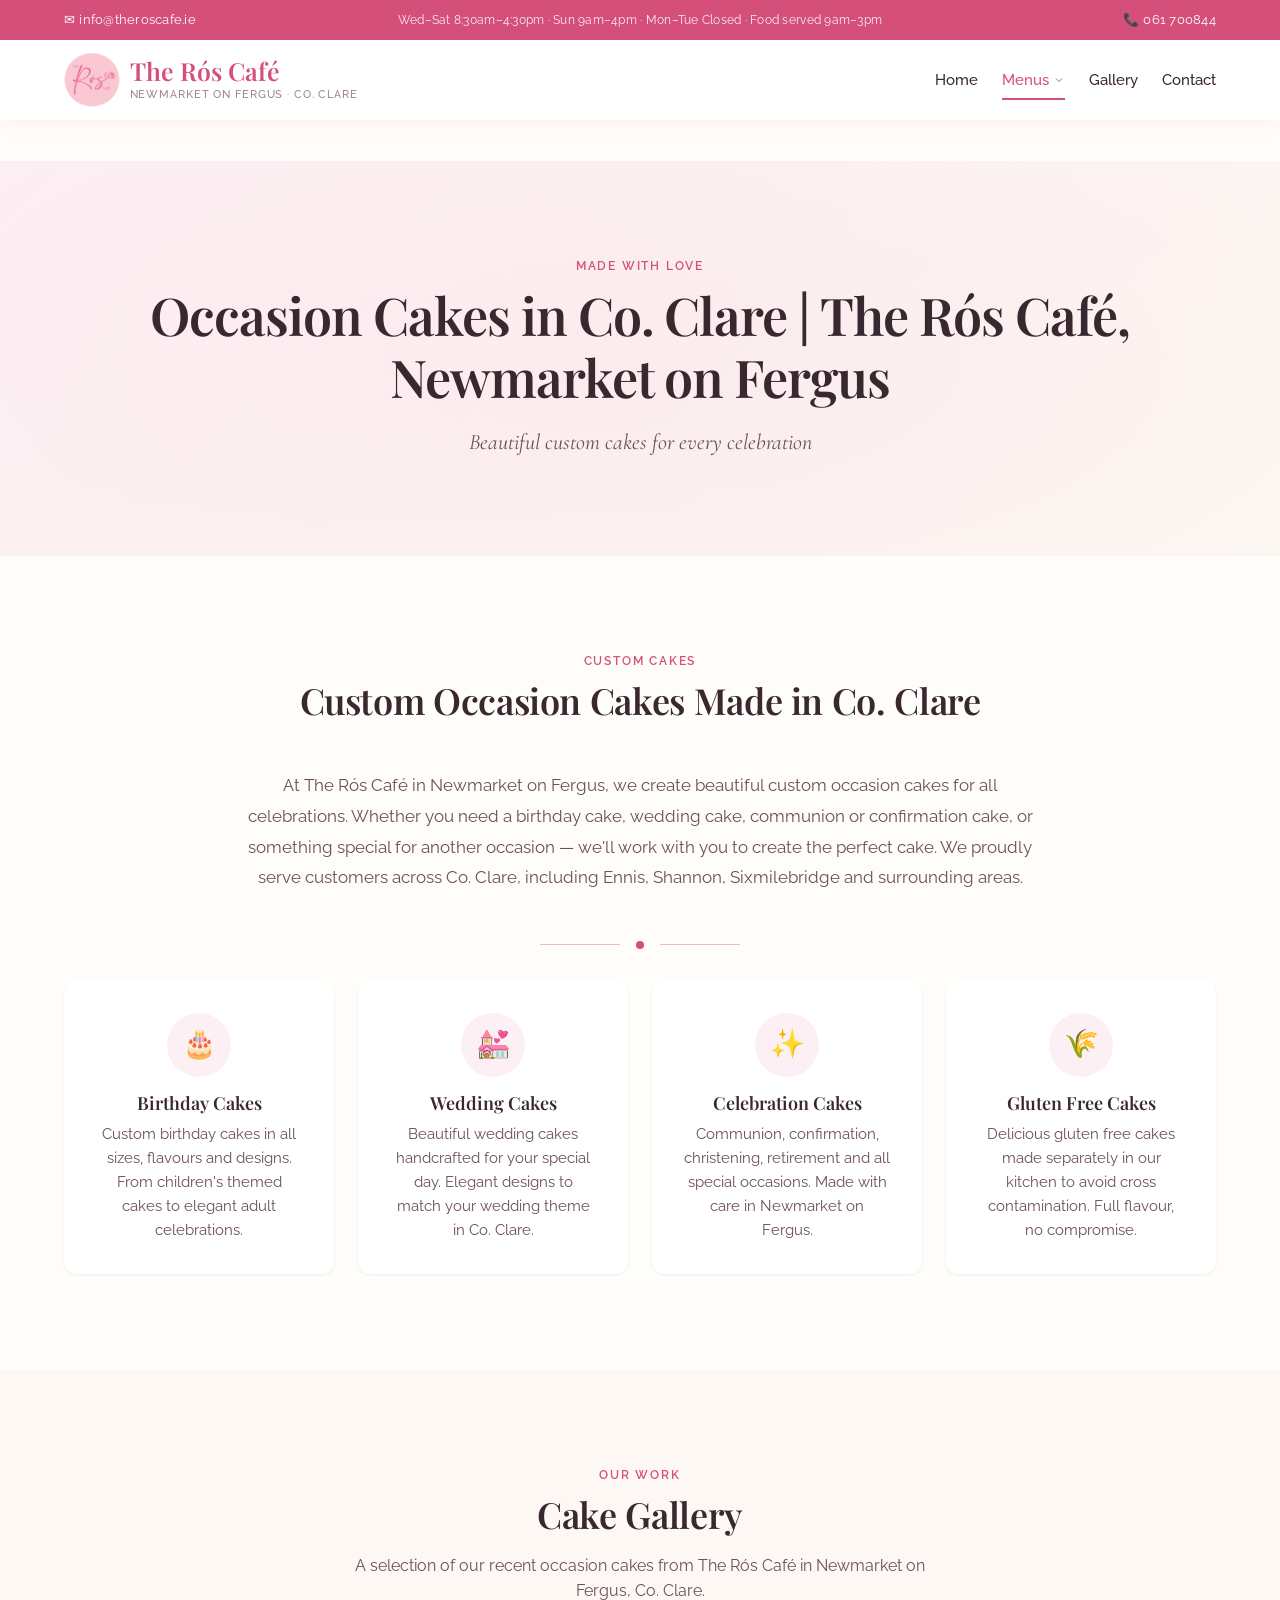
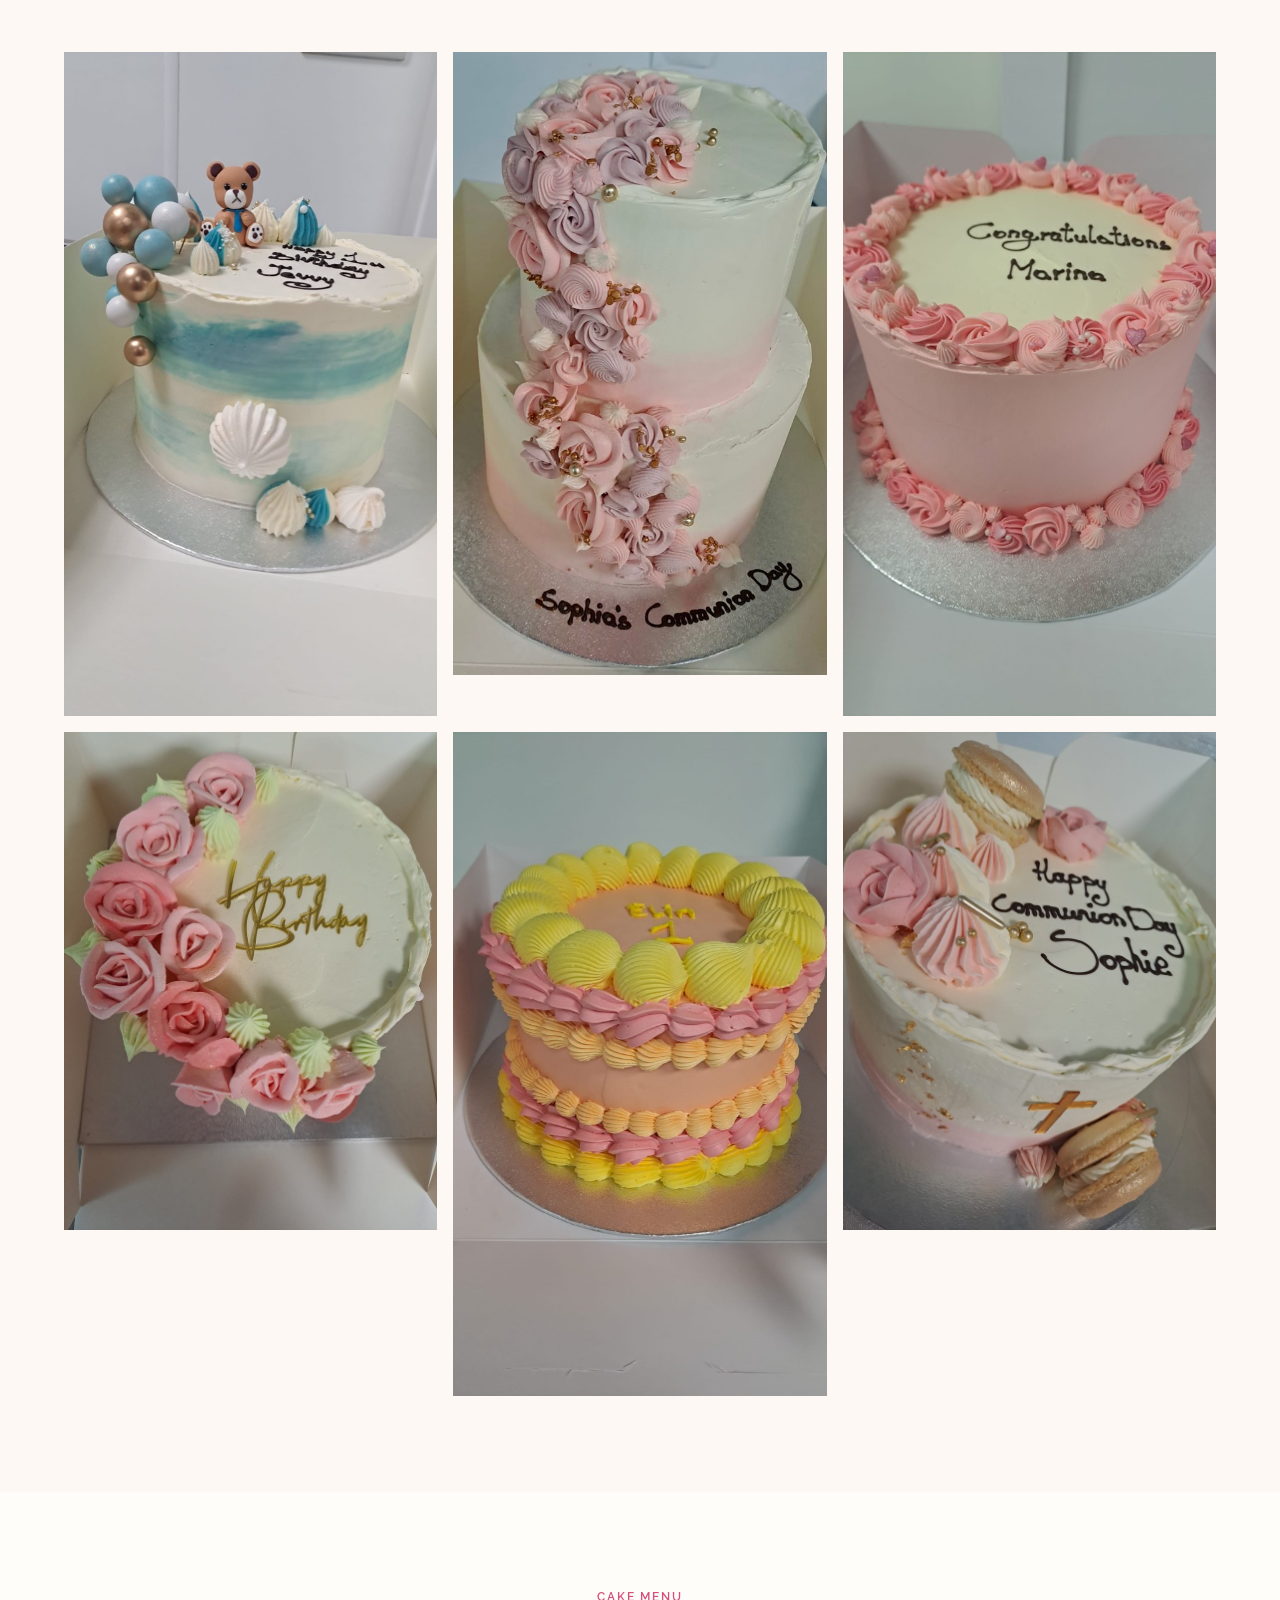
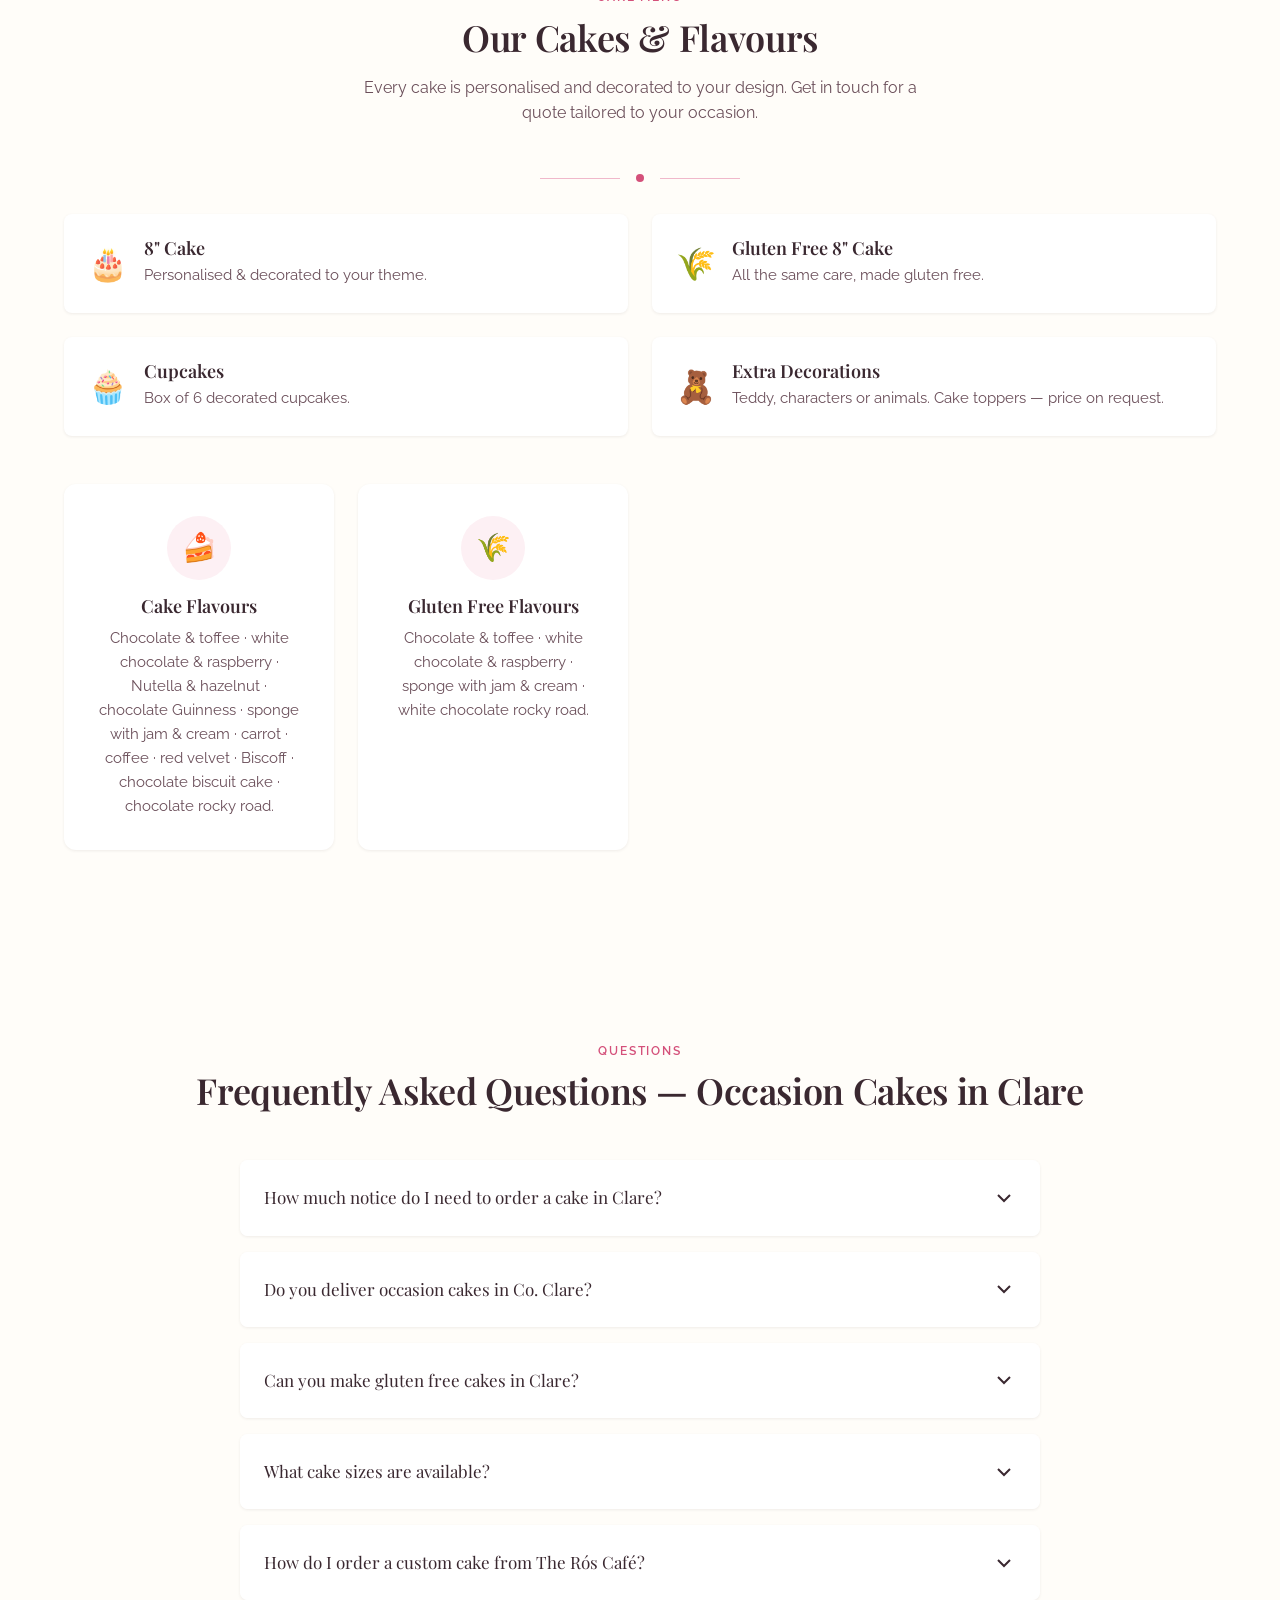
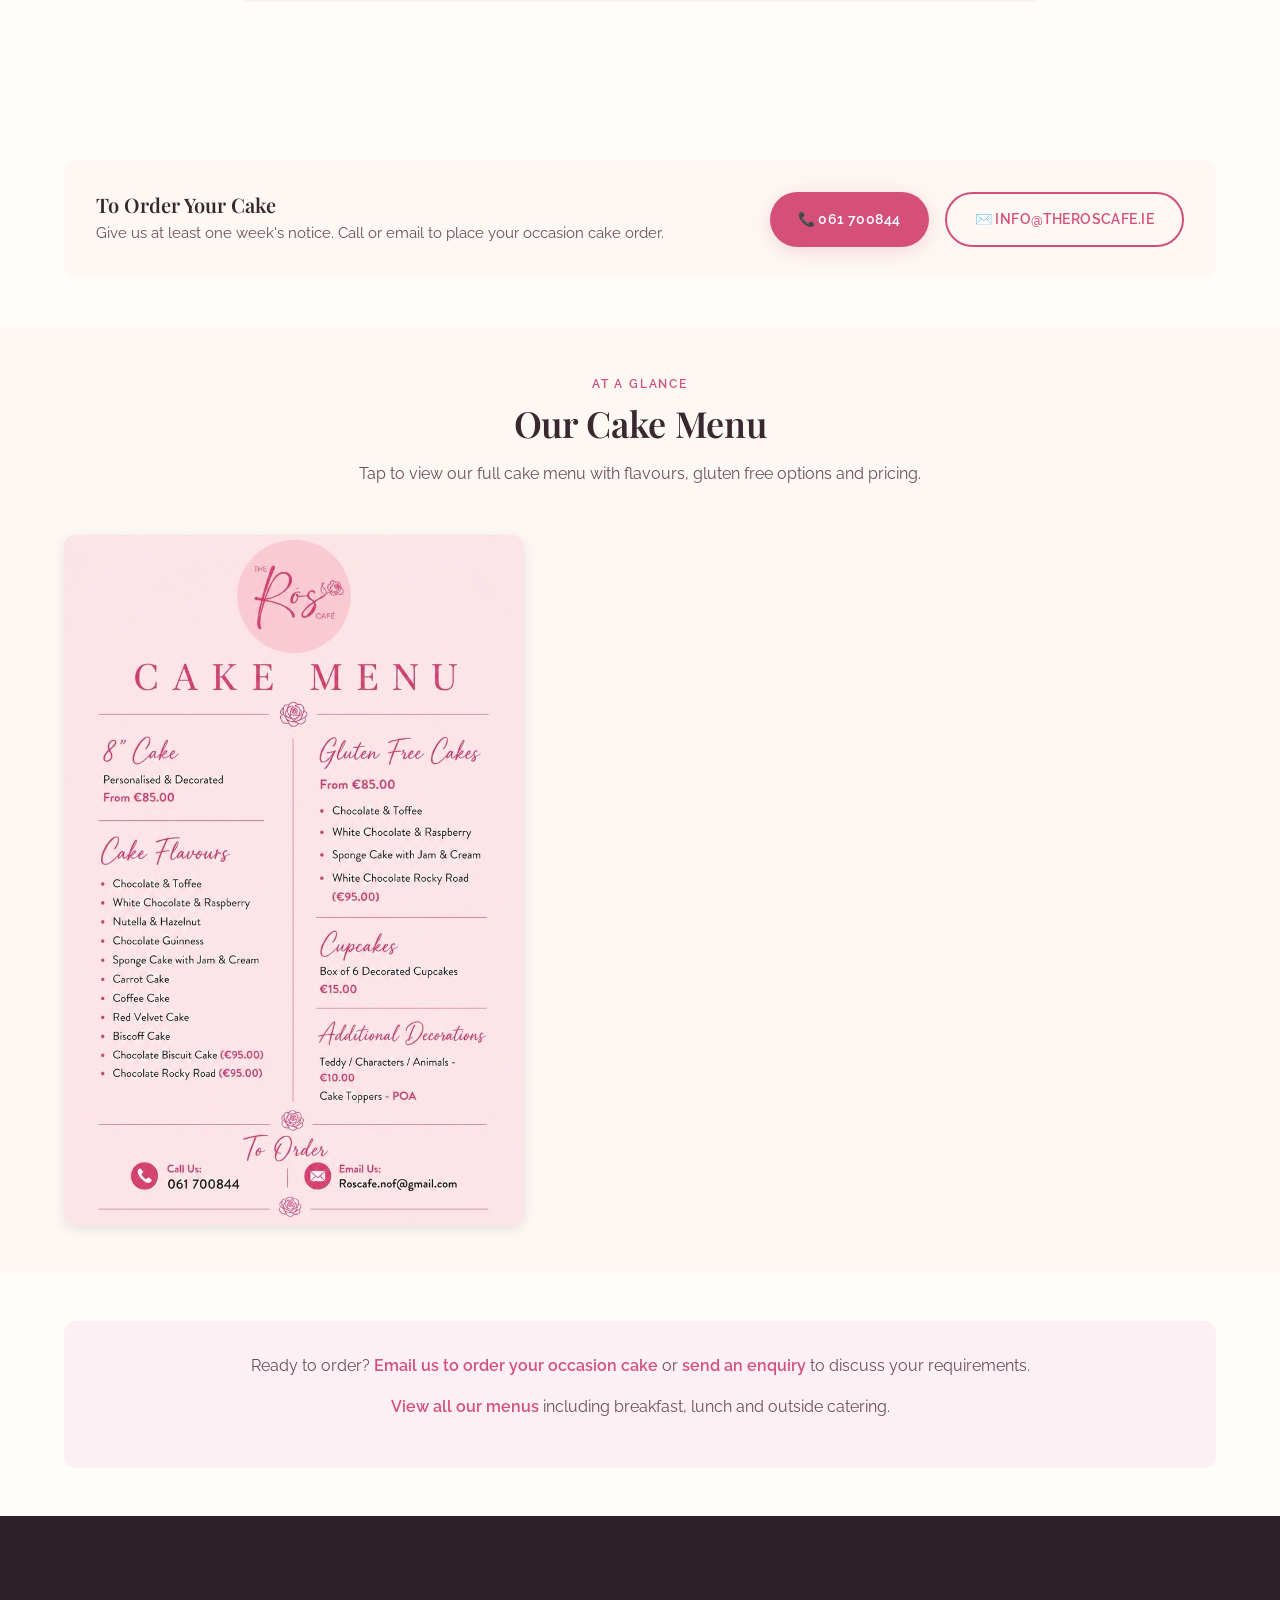
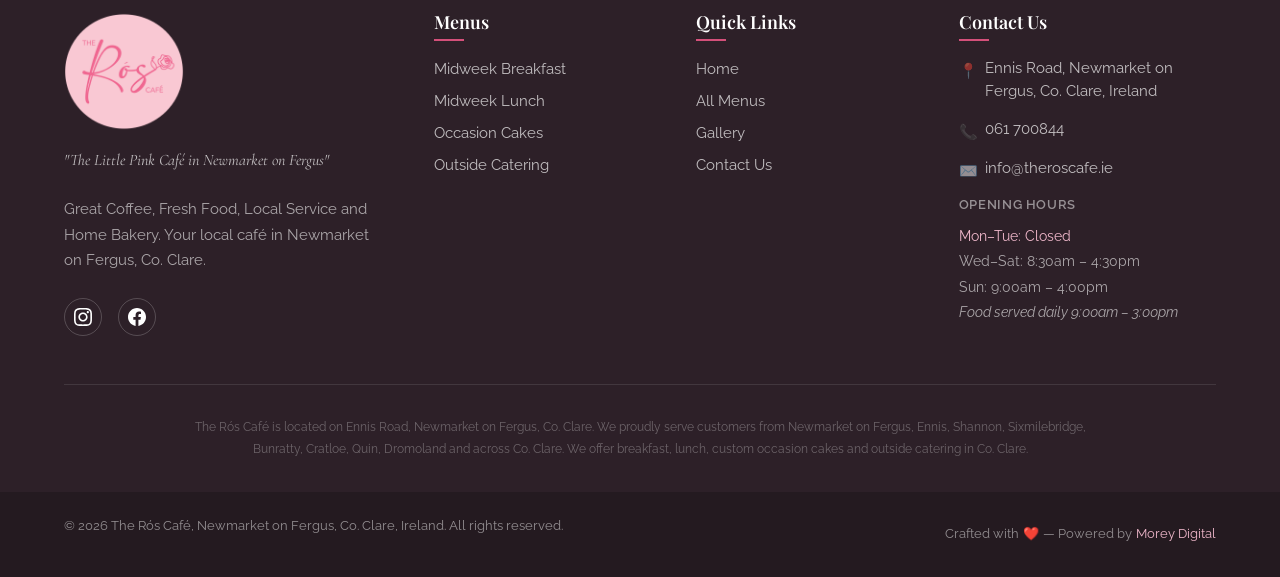
<file: cakes.html>
<!DOCTYPE html>
<html lang="en-IE">
<head>
  <meta charset="UTF-8">
  <meta name="viewport" content="width=device-width, initial-scale=1.0">

  <!-- Favicon -->
  <link rel="icon" type="image/png" href="images/favicon.png">
  <link rel="apple-touch-icon" href="images/logo.png">

  <!-- Primary Meta Tags -->
  <title>Occasion Cakes in Co. Clare | Custom Cakes Newmarket on Fergus | The Rós Café</title>
  <meta name="description" content="Beautiful custom occasion cakes made to order at The Rós Café in Newmarket on Fergus, Co. Clare. Birthday cakes, wedding cakes, celebration cakes and gluten free cakes across Clare.">
  <meta name="keywords" content="occasion cakes Clare, birthday cakes Clare, custom cakes Newmarket on Fergus, wedding cakes Clare, gluten free cakes Clare, cake maker Clare, celebration cakes Co. Clare">

  <!-- Robots & Indexing -->
  <meta name="robots" content="index, follow">
  <meta name="author" content="The Rós Café">

  <!-- Geo Tags -->
  <meta name="geo.region" content="IE-CE">
  <meta name="geo.placename" content="Newmarket on Fergus, Co. Clare, Ireland">
  <meta name="geo.position" content="52.7580;-8.9125">
  <meta name="ICBM" content="52.7580, -8.9125">
  <meta name="language" content="English">

  <!-- Canonical -->
  <link rel="canonical" href="https://theroscafe.ie/cakes.html">

  <!-- Open Graph -->
  <meta property="og:type" content="website">
  <meta property="og:site_name" content="The Rós Café">
  <meta property="og:url" content="https://theroscafe.ie/cakes.html">
  <meta property="og:title" content="Occasion Cakes in Co. Clare | Custom Cakes Newmarket on Fergus | The Rós Café">
  <meta property="og:description" content="Beautiful custom occasion cakes made to order at The Rós Café in Newmarket on Fergus, Co. Clare. Birthday cakes, wedding cakes, celebration cakes and gluten free cakes across Clare.">
  <meta property="og:image" content="https://theroscafe.ie/images/og-image.jpg">
  <meta property="og:locale" content="en_IE">

  <!-- Twitter Card -->
  <meta name="twitter:card" content="summary_large_image">
  <meta name="twitter:title" content="Occasion Cakes in Co. Clare | Custom Cakes Newmarket on Fergus | The Rós Café">
  <meta name="twitter:description" content="Beautiful custom occasion cakes made to order at The Rós Café in Newmarket on Fergus, Co. Clare. Birthday cakes, wedding cakes, celebration cakes and gluten free cakes across Clare.">
  <meta name="twitter:image" content="https://theroscafe.ie/images/og-image.jpg">

  <!-- Google Fonts -->
  <link rel="preconnect" href="https://fonts.googleapis.com">
  <link rel="preconnect" href="https://fonts.gstatic.com" crossorigin>
  <link href="https://fonts.googleapis.com/css2?family=Cormorant+Garamond:ital,wght@0,400;0,500;1,400;1,500&family=Playfair+Display:wght@400;500;600;700&family=Raleway:wght@300;400;500;600;700&display=swap" rel="stylesheet">

  <!-- Stylesheets -->
  <link rel="stylesheet" href="css/main.css">
  <link rel="stylesheet" href="css/components.css">
  <link rel="stylesheet" href="css/animations.css">
  <link rel="stylesheet" href="css/nav.css">
  <link rel="stylesheet" href="css/footer.css">

  <!-- Google Analytics 4 -->
  <script async src="https://www.googletagmanager.com/gtag/js?id=G-1W6LHX2RFD"></script>
  <script>
    window.dataLayer = window.dataLayer || [];
    function gtag(){dataLayer.push(arguments);}
    gtag('js', new Date());
    gtag('config', 'G-1W6LHX2RFD');
  </script>

  <!-- Structured Data: LocalBusiness (Occasion Cakes) -->
  <script type="application/ld+json">
  {
    "@context": "https://schema.org",
    "@type": "LocalBusiness",
    "name": "The Rós Café — Occasion Cakes",
    "description": "Custom occasion cakes made to order in Newmarket on Fergus, Co. Clare. Birthday cakes, wedding cakes, celebration cakes and gluten free cakes.",
    "url": "https://theroscafe.ie/cakes.html",
    "telephone": "+353-61-700844",
    "address": {
      "@type": "PostalAddress",
      "streetAddress": "Ennis Road",
      "addressLocality": "Newmarket on Fergus",
      "addressRegion": "Co. Clare",
      "addressCountry": "IE"
    },
    "areaServed": ["Newmarket on Fergus", "Ennis", "Shannon", "Co. Clare"],
    "hasOfferCatalog": {
      "@type": "OfferCatalog",
      "name": "Occasion Cakes",
      "itemListElement": [
        { "@type": "Offer", "itemOffered": { "@type": "Product", "name": "Custom Birthday Cake", "description": "Handcrafted birthday cakes in all sizes and styles" } },
        { "@type": "Offer", "itemOffered": { "@type": "Product", "name": "Wedding Cake", "description": "Elegant wedding and celebration cakes" } },
        { "@type": "Offer", "itemOffered": { "@type": "Product", "name": "Gluten Free Cake", "description": "Gluten free cakes made separately to avoid cross contamination" } }
      ]
    }
  }
  </script>

  <!-- Structured Data: FAQPage -->
  <script type="application/ld+json">
  {
    "@context": "https://schema.org",
    "@type": "FAQPage",
    "mainEntity": [
      { "@type": "Question", "name": "How much notice do I need to order a cake in Clare?", "acceptedAnswer": { "@type": "Answer", "text": "We recommend giving us as much notice as possible but need a minimum of one week's notice." } },
      { "@type": "Question", "name": "Do you deliver occasion cakes in Co. Clare?", "acceptedAnswer": { "@type": "Answer", "text": "We don't currently offer delivery of occasion cakes. Cakes are available for collection from The Rós Café in Newmarket on Fergus. For larger catering orders, delivery may be available in Co. Clare." } },
      { "@type": "Question", "name": "Can you make gluten free cakes in Clare?", "acceptedAnswer": { "@type": "Answer", "text": "Yes, we create gluten free cakes. All gluten free cakes are made separately in our kitchen to avoid cross contamination." } },
      { "@type": "Question", "name": "What cake sizes are available?", "acceptedAnswer": { "@type": "Answer", "text": "Our main size is an 8 inch round but other sizes are available on request." } },
      { "@type": "Question", "name": "How do I order a custom cake from The Rós Café?", "acceptedAnswer": { "@type": "Answer", "text": "Call us on 061 700844, email info@theroscafe.ie or visit us at The Rós Café in Newmarket on Fergus to discuss your cake." } }
    ]
  }
  </script>
</head>
<body data-page="cakes">

  <!-- Top Info Bar -->
  <div class="top-bar">
    <div class="container">
      <div class="top-bar-left">
        <a href="mailto:info@theroscafe.ie" class="top-bar-link" data-track="email">
          <span>✉</span> info@theroscafe.ie
        </a>
      </div>
      <div class="top-bar-center">
        <span class="top-bar-hours">Wed–Sat 8:30am–4:30pm · Sun 9am–4pm · Mon–Tue Closed · Food served 9am–3pm</span>
      </div>
      <div class="top-bar-right">
        <a href="tel:+35361700844" class="top-bar-link" data-track="phone">
          <span>📞</span> 061 700844
        </a>
      </div>
    </div>
  </div>

  <!-- Site Header -->
  <header class="site-header">
    <div class="container">
      <a href="index.html" class="site-logo">
        <img src="images/logo.png" alt="The Rós Café logo" class="site-logo-mark" width="56" height="56">
        <span class="site-logo-text">
          <span class="logo-name">The Rós Café</span>
          <span class="logo-tagline">Newmarket on Fergus · Co. Clare</span>
        </span>
      </a>

      <nav class="main-nav">
        <ul class="nav-list">
          <li class="nav-item">
            <a href="index.html" class="nav-link" data-nav="home">Home</a>
          </li>
          <li class="nav-item dropdown">
            <a href="menus.html" class="nav-link" data-nav="menus">
              Menus
              <svg class="chevron" viewBox="0 0 24 24" fill="none" stroke="currentColor" stroke-width="2">
                <polyline points="6 9 12 15 18 9"></polyline>
              </svg>
            </a>
            <div class="dropdown-menu">
              <a href="breakfast.html" class="dropdown-item" data-nav="breakfast">Midweek Breakfast</a>
              <a href="lunch.html" class="dropdown-item" data-nav="lunch">Midweek Lunch</a>
              <a href="cakes.html" class="dropdown-item" data-nav="cakes">Occasion Cakes</a>
              <a href="catering.html" class="dropdown-item" data-nav="catering">Outside Catering</a>
            </div>
          </li>
          <li class="nav-item">
            <a href="gallery.html" class="nav-link" data-nav="gallery">Gallery</a>
          </li>
          <li class="nav-item">
            <a href="contact.html" class="nav-link" data-nav="contact">Contact</a>
          </li>
        </ul>
      </nav>

      <button class="hamburger" aria-label="Toggle menu" aria-expanded="false">
        <div class="hamburger-lines">
          <span class="hamburger-line"></span>
          <span class="hamburger-line"></span>
          <span class="hamburger-line"></span>
        </div>
      </button>
    </div>
  </header>

  <!-- Mobile Navigation -->
  <nav class="mobile-nav">
    <ul class="mobile-nav-list">
      <li class="mobile-nav-item">
        <a href="index.html" class="mobile-nav-link" data-nav="home">Home</a>
      </li>
      <li class="mobile-nav-item">
        <a href="#" class="mobile-nav-link mobile-dropdown-toggle" data-nav="menus">
          Menus
          <svg class="chevron" viewBox="0 0 24 24" fill="none" stroke="currentColor" stroke-width="2">
            <polyline points="6 9 12 15 18 9"></polyline>
          </svg>
        </a>
        <div class="mobile-dropdown-menu">
          <a href="breakfast.html" class="mobile-dropdown-item" data-nav="breakfast">Midweek Breakfast</a>
          <a href="lunch.html" class="mobile-dropdown-item" data-nav="lunch">Midweek Lunch</a>
          <a href="cakes.html" class="mobile-dropdown-item" data-nav="cakes">Occasion Cakes</a>
          <a href="catering.html" class="mobile-dropdown-item" data-nav="catering">Outside Catering</a>
        </div>
      </li>
      <li class="mobile-nav-item">
        <a href="gallery.html" class="mobile-nav-link" data-nav="gallery">Gallery</a>
      </li>
      <li class="mobile-nav-item">
        <a href="contact.html" class="mobile-nav-link" data-nav="contact">Contact</a>
      </li>
    </ul>
    <div class="mobile-nav-contact">
      <div class="mobile-nav-contact-item">
        <span>📞</span>
        <a href="tel:+35361700844" data-track="phone">061 700844</a>
      </div>
      <div class="mobile-nav-contact-item">
        <span>✉</span>
        <a href="mailto:info@theroscafe.ie" data-track="email">info@theroscafe.ie</a>
      </div>
    </div>
    <div class="mobile-nav-social">
      <a href="http://instagram.com/the_ros_cafe" target="_blank" rel="noopener" aria-label="Instagram" data-track="instagram">📷</a>
      <a href="http://facebook.com/theroscafe" target="_blank" rel="noopener" aria-label="Facebook" data-track="facebook">📘</a>
    </div>
  </nav>

  <!-- Main Content -->
  <main>

    <!-- Page Hero -->
    <section class="page-hero">
      <div class="container">
        <span class="eyebrow anim-load">Made with Love</span>
        <h1 class="anim-load">Occasion Cakes in Co. Clare | The Rós Café, Newmarket on Fergus</h1>
        <p class="subheading anim-load">Beautiful custom cakes for every celebration</p>
      </div>
    </section>

    <!-- Intro Section -->
    <section class="section">
      <div class="container">
        <div class="section-header scroll-reveal">
          <span class="eyebrow">Custom Cakes</span>
          <h2>Custom Occasion Cakes Made in Co. Clare</h2>
        </div>

        <div class="intro-text scroll-reveal">
          <p>At The Rós Café in Newmarket on Fergus, we create beautiful custom occasion cakes for all celebrations. Whether you need a birthday cake, wedding cake, communion or confirmation cake, or something special for another occasion — we'll work with you to create the perfect cake. We proudly serve customers across Co. Clare, including Ennis, Shannon, Sixmilebridge and surrounding areas.</p>
        </div>

        <div class="ornament">
          <div class="ornament-line"></div>
          <div class="ornament-dot"></div>
          <div class="ornament-line"></div>
        </div>

        <!-- Feature Cards -->
        <div class="feature-cards scroll-reveal stagger-children">
          <article class="feature-card">
            <div class="feature-card-icon">🎂</div>
            <h3 class="feature-card-title">Birthday Cakes</h3>
            <p class="feature-card-text">Custom birthday cakes in all sizes, flavours and designs. From children's themed cakes to elegant adult celebrations.</p>
          </article>

          <article class="feature-card">
            <div class="feature-card-icon">💒</div>
            <h3 class="feature-card-title">Wedding Cakes</h3>
            <p class="feature-card-text">Beautiful wedding cakes handcrafted for your special day. Elegant designs to match your wedding theme in Co. Clare.</p>
          </article>

          <article class="feature-card">
            <div class="feature-card-icon">✨</div>
            <h3 class="feature-card-title">Celebration Cakes</h3>
            <p class="feature-card-text">Communion, confirmation, christening, retirement and all special occasions. Made with care in Newmarket on Fergus.</p>
          </article>

          <article class="feature-card">
            <div class="feature-card-icon">🌾</div>
            <h3 class="feature-card-title">Gluten Free Cakes</h3>
            <p class="feature-card-text">Delicious gluten free cakes made separately in our kitchen to avoid cross contamination. Full flavour, no compromise.</p>
          </article>
        </div>
      </div>
    </section>

    <!-- Cake Gallery Placeholder -->
    <section class="section bg-cream">
      <div class="container">
        <div class="section-header scroll-reveal">
          <span class="eyebrow">Our Work</span>
          <h2>Cake Gallery</h2>
          <p>A selection of our recent occasion cakes from The Rós Café in Newmarket on Fergus, Co. Clare.</p>
        </div>

        <div class="cake-gallery scroll-reveal stagger-children">
          <img src="images/cake-2.jpg" alt="Custom birthday cake by The Rós Café, Newmarket on Fergus, Co. Clare" loading="lazy">
          <img src="images/cake-1.jpg" alt="Wedding cake by The Rós Café, occasion cakes in Co. Clare" loading="lazy">
          <img src="images/cake-6.jpg" alt="Celebration cake by The Rós Café, Newmarket on Fergus" loading="lazy">
          <img src="images/cake-4.jpg" alt="Custom occasion cake by The Rós Café, Co. Clare" loading="lazy">
          <img src="images/cake-8.jpg" alt="Birthday cake by The Rós Café, Newmarket on Fergus, Co. Clare" loading="lazy">
          <img src="images/cake-7.jpg" alt="Communion cake by The Rós Café, custom cakes Clare" loading="lazy">
        </div>
      </div>
    </section>

    <!-- Cake Menu -->
    <section class="section">
      <div class="container">
        <div class="section-header scroll-reveal">
          <span class="eyebrow">Cake Menu</span>
          <h2>Our Cakes &amp; Flavours</h2>
          <p>Every cake is personalised and decorated to your design. Get in touch for a quote tailored to your occasion.</p>
        </div>

        <div class="ornament">
          <div class="ornament-line"></div>
          <div class="ornament-dot"></div>
          <div class="ornament-line"></div>
        </div>

        <div class="menu-grid scroll-reveal stagger-children">
          <article class="menu-item">
            <div class="menu-item-icon">🎂</div>
            <div class="menu-item-content">
              <h3 class="menu-item-name">8" Cake</h3>
              <p class="menu-item-desc">Personalised &amp; decorated to your theme.</p>
            </div>
          </article>

          <article class="menu-item">
            <div class="menu-item-icon">🌾</div>
            <div class="menu-item-content">
              <h3 class="menu-item-name">Gluten Free 8" Cake</h3>
              <p class="menu-item-desc">All the same care, made gluten free.</p>
            </div>
          </article>

          <article class="menu-item">
            <div class="menu-item-icon">🧁</div>
            <div class="menu-item-content">
              <h3 class="menu-item-name">Cupcakes</h3>
              <p class="menu-item-desc">Box of 6 decorated cupcakes.</p>
            </div>
          </article>

          <article class="menu-item">
            <div class="menu-item-icon">🧸</div>
            <div class="menu-item-content">
              <h3 class="menu-item-name">Extra Decorations</h3>
              <p class="menu-item-desc">Teddy, characters or animals. Cake toppers — price on request.</p>
            </div>
          </article>
        </div>

        <div class="feature-cards scroll-reveal stagger-children" style="margin-top: var(--space-2xl)">
          <article class="feature-card">
            <div class="feature-card-icon">🍰</div>
            <h3 class="feature-card-title">Cake Flavours</h3>
            <p class="feature-card-text">Chocolate &amp; toffee · white chocolate &amp; raspberry · Nutella &amp; hazelnut · chocolate Guinness · sponge with jam &amp; cream · carrot · coffee · red velvet · Biscoff · chocolate biscuit cake · chocolate rocky road.</p>
          </article>

          <article class="feature-card">
            <div class="feature-card-icon">🌾</div>
            <h3 class="feature-card-title">Gluten Free Flavours</h3>
            <p class="feature-card-text">Chocolate &amp; toffee · white chocolate &amp; raspberry · sponge with jam &amp; cream · white chocolate rocky road.</p>
          </article>
        </div>
      </div>
    </section>

    <!-- FAQ Section -->
    <section class="section">
      <div class="container">
        <div class="section-header scroll-reveal">
          <span class="eyebrow">Questions</span>
          <h2>Frequently Asked Questions — Occasion Cakes in Clare</h2>
        </div>

        <div class="faq-list scroll-reveal">
          <div class="faq-item">
            <button class="faq-question" type="button" aria-expanded="false">
              How much notice do I need to order a cake in Clare?
              <svg class="faq-chevron" viewBox="0 0 24 24" fill="none" stroke="currentColor" stroke-width="2">
                <polyline points="6 9 12 15 18 9"></polyline>
              </svg>
            </button>
            <div class="faq-answer">
              <div class="faq-answer-inner">
                <p>We recommend giving us as much notice as possible but need a minimum of one week's notice.</p>
              </div>
            </div>
          </div>

          <div class="faq-item">
            <button class="faq-question" type="button" aria-expanded="false">
              Do you deliver occasion cakes in Co. Clare?
              <svg class="faq-chevron" viewBox="0 0 24 24" fill="none" stroke="currentColor" stroke-width="2">
                <polyline points="6 9 12 15 18 9"></polyline>
              </svg>
            </button>
            <div class="faq-answer">
              <div class="faq-answer-inner">
                <p>We don't currently offer delivery of occasion cakes. Cakes are available for collection from The Rós Café in Newmarket on Fergus. For larger catering orders, delivery may be available in Co. Clare.</p>
              </div>
            </div>
          </div>

          <div class="faq-item">
            <button class="faq-question" type="button" aria-expanded="false">
              Can you make gluten free cakes in Clare?
              <svg class="faq-chevron" viewBox="0 0 24 24" fill="none" stroke="currentColor" stroke-width="2">
                <polyline points="6 9 12 15 18 9"></polyline>
              </svg>
            </button>
            <div class="faq-answer">
              <div class="faq-answer-inner">
                <p>Yes, we create gluten free cakes. All gluten free cakes are made separately in our kitchen to avoid cross contamination.</p>
              </div>
            </div>
          </div>

          <div class="faq-item">
            <button class="faq-question" type="button" aria-expanded="false">
              What cake sizes are available?
              <svg class="faq-chevron" viewBox="0 0 24 24" fill="none" stroke="currentColor" stroke-width="2">
                <polyline points="6 9 12 15 18 9"></polyline>
              </svg>
            </button>
            <div class="faq-answer">
              <div class="faq-answer-inner">
                <p>Our main size is an 8 inch round but other sizes are available on request.</p>
              </div>
            </div>
          </div>

          <div class="faq-item">
            <button class="faq-question" type="button" aria-expanded="false">
              How do I order a custom cake from The Rós Café?
              <svg class="faq-chevron" viewBox="0 0 24 24" fill="none" stroke="currentColor" stroke-width="2">
                <polyline points="6 9 12 15 18 9"></polyline>
              </svg>
            </button>
            <div class="faq-answer">
              <div class="faq-answer-inner">
                <p>Call us on 061 700844, email <a href="mailto:info@theroscafe.ie" data-track="email">info@theroscafe.ie</a> or visit us at The Rós Café in Newmarket on Fergus to discuss your cake.</p>
              </div>
            </div>
          </div>
        </div>
      </div>
    </section>

    <!-- To Order -->
    <section class="section-sm">
      <div class="container">
        <div class="download-cta scroll-reveal">
          <div class="download-cta-content">
            <h3>To Order Your Cake</h3>
            <p>Give us at least one week's notice. Call or email to place your occasion cake order.</p>
          </div>
          <div class="btn-group">
            <a href="tel:+35361700844" class="btn btn-pink" data-track="phone">📞 061 700844</a>
            <a href="mailto:info@theroscafe.ie" class="btn btn-outline" data-track="email">✉️ info@theroscafe.ie</a>
          </div>
        </div>
      </div>
    </section>

    <!-- Cake Menu Card -->
    <section class="section-sm bg-cream">
      <div class="container">
        <div class="section-header scroll-reveal">
          <span class="eyebrow">At a Glance</span>
          <h2>Our Cake Menu</h2>
          <p>Tap to view our full cake menu with flavours, gluten free options and pricing.</p>
        </div>
        <div class="menu-preview scroll-reveal">
          <a href="images/menu-cake.jpg" target="_blank" rel="noopener" aria-label="View the full Rós Café cake menu" data-track="pdf-cakes">
            <img src="images/menu-cake.jpg" alt="The Rós Café cake menu — flavours, gluten free options and prices" loading="lazy">
          </a>
        </div>
      </div>
    </section>

    <!-- Cross Links -->
    <section class="section-sm">
      <div class="container">
        <div class="cross-links scroll-reveal">
          <p>Ready to order? <a href="mailto:info@theroscafe.ie" data-track="email">Email us to order your occasion cake</a> or <a href="contact.html">send an enquiry</a> to discuss your requirements.</p>
          <p class="mt-md"><a href="menus.html">View all our menus</a> including breakfast, lunch and outside catering.</p>
        </div>
      </div>
    </section>

  </main>

  <!-- Site Footer -->
  <footer class="site-footer">
    <div class="container">
      <div class="footer-grid">
        <!-- Brand Column -->
        <div class="footer-col footer-brand">
          <img src="images/logo.png" alt="The Rós Café" class="footer-logo-img">
          <p class="footer-tagline">"The Little Pink Café in Newmarket on Fergus"</p>
          <p class="footer-description">Great Coffee, Fresh Food, Local Service and Home Bakery. Your local café in Newmarket on Fergus, Co. Clare.</p>
          <div class="footer-social">
            <a href="http://instagram.com/the_ros_cafe" target="_blank" rel="noopener" class="social-icon" aria-label="Follow us on Instagram" data-track="instagram">
              <svg viewBox="0 0 24 24" fill="currentColor"><path d="M12 2.163c3.204 0 3.584.012 4.85.07 3.252.148 4.771 1.691 4.919 4.919.058 1.265.069 1.645.069 4.849 0 3.205-.012 3.584-.069 4.849-.149 3.225-1.664 4.771-4.919 4.919-1.266.058-1.644.07-4.85.07-3.204 0-3.584-.012-4.849-.07-3.26-.149-4.771-1.699-4.919-4.92-.058-1.265-.07-1.644-.07-4.849 0-3.204.013-3.583.07-4.849.149-3.227 1.664-4.771 4.919-4.919 1.266-.057 1.645-.069 4.849-.069zm0-2.163c-3.259 0-3.667.014-4.947.072-4.358.2-6.78 2.618-6.98 6.98-.059 1.281-.073 1.689-.073 4.948 0 3.259.014 3.668.072 4.948.2 4.358 2.618 6.78 6.98 6.98 1.281.058 1.689.072 4.948.072 3.259 0 3.668-.014 4.948-.072 4.354-.2 6.782-2.618 6.979-6.98.059-1.28.073-1.689.073-4.948 0-3.259-.014-3.667-.072-4.947-.196-4.354-2.617-6.78-6.979-6.98-1.281-.059-1.69-.073-4.949-.073zm0 5.838c-3.403 0-6.162 2.759-6.162 6.162s2.759 6.163 6.162 6.163 6.162-2.759 6.162-6.163c0-3.403-2.759-6.162-6.162-6.162zm0 10.162c-2.209 0-4-1.79-4-4 0-2.209 1.791-4 4-4s4 1.791 4 4c0 2.21-1.791 4-4 4zm6.406-11.845c-.796 0-1.441.645-1.441 1.44s.645 1.44 1.441 1.44c.795 0 1.439-.645 1.439-1.44s-.644-1.44-1.439-1.44z"/></svg>
            </a>
            <a href="http://facebook.com/theroscafe" target="_blank" rel="noopener" class="social-icon" aria-label="Follow us on Facebook" data-track="facebook">
              <svg viewBox="0 0 24 24" fill="currentColor"><path d="M24 12.073c0-6.627-5.373-12-12-12s-12 5.373-12 12c0 5.99 4.388 10.954 10.125 11.854v-8.385H7.078v-3.47h3.047V9.43c0-3.007 1.792-4.669 4.533-4.669 1.312 0 2.686.235 2.686.235v2.953H15.83c-1.491 0-1.956.925-1.956 1.874v2.25h3.328l-.532 3.47h-2.796v8.385C19.612 23.027 24 18.062 24 12.073z"/></svg>
            </a>
          </div>
        </div>

        <!-- Menus Column -->
        <div class="footer-col">
          <h4 class="footer-col-title">Menus</h4>
          <nav class="footer-nav">
            <a href="breakfast.html" class="footer-nav-link">Midweek Breakfast</a>
            <a href="lunch.html" class="footer-nav-link">Midweek Lunch</a>
            <a href="cakes.html" class="footer-nav-link">Occasion Cakes</a>
            <a href="catering.html" class="footer-nav-link">Outside Catering</a>
          </nav>
        </div>

        <!-- Quick Links Column -->
        <div class="footer-col">
          <h4 class="footer-col-title">Quick Links</h4>
          <nav class="footer-nav">
            <a href="index.html" class="footer-nav-link">Home</a>
            <a href="menus.html" class="footer-nav-link">All Menus</a>
            <a href="gallery.html" class="footer-nav-link">Gallery</a>
            <a href="contact.html" class="footer-nav-link">Contact Us</a>
          </nav>
        </div>

        <!-- Contact Column -->
        <div class="footer-col">
          <h4 class="footer-col-title">Contact Us</h4>
          <div class="footer-contact">
            <div class="footer-contact-item">
              <span class="icon">📍</span>
              <span>Ennis Road, Newmarket on Fergus, Co. Clare, Ireland</span>
            </div>
            <div class="footer-contact-item">
              <span class="icon">📞</span>
              <a href="tel:+35361700844" data-track="phone">061 700844</a>
            </div>
            <div class="footer-contact-item">
              <span class="icon">✉️</span>
              <a href="mailto:info@theroscafe.ie" data-track="email">info@theroscafe.ie</a>
            </div>
          </div>
          <div class="footer-hours">
            <p class="footer-hours-title">Opening Hours</p>
            <div class="footer-hours-list">
              <span class="footer-hours-closed">Mon–Tue: Closed</span><br>
              Wed–Sat: 8:30am – 4:30pm<br>
              Sun: 9:00am – 4:00pm<br>
              <em>Food served daily 9:00am – 3:00pm</em>
            </div>
          </div>
        </div>
      </div>

      <!-- Local SEO Paragraph -->
      <div class="footer-seo">
        <p>The Rós Café is located on Ennis Road, Newmarket on Fergus, Co. Clare. We proudly serve customers from Newmarket on Fergus, Ennis, Shannon, Sixmilebridge, Bunratty, Cratloe, Quin, Dromoland and across Co. Clare. We offer breakfast, lunch, custom occasion cakes and outside catering in Co. Clare.</p>
      </div>
    </div>

    <!-- Bottom Bar -->
    <div class="footer-bottom">
      <div class="container">
        <p class="footer-copyright">
          © <span class="footer-year"></span> The Rós Café, Newmarket on Fergus, Co. Clare, Ireland. All rights reserved.
        </p>
        <p class="footer-credit">
          Crafted with <span class="heart">❤️</span> — Powered by <a href="https://moreydigital.ie" target="_blank" rel="noopener">Morey Digital</a>
        </p>
      </div>
    </div>
  </footer>

  <!-- JavaScript -->
  <script src="js/main.js" defer></script>
  <script src="js/nav.js" defer></script>
  <script src="js/animations.js" defer></script>
  <script src="js/analytics.js" defer></script>

</body>
</html>
</file>
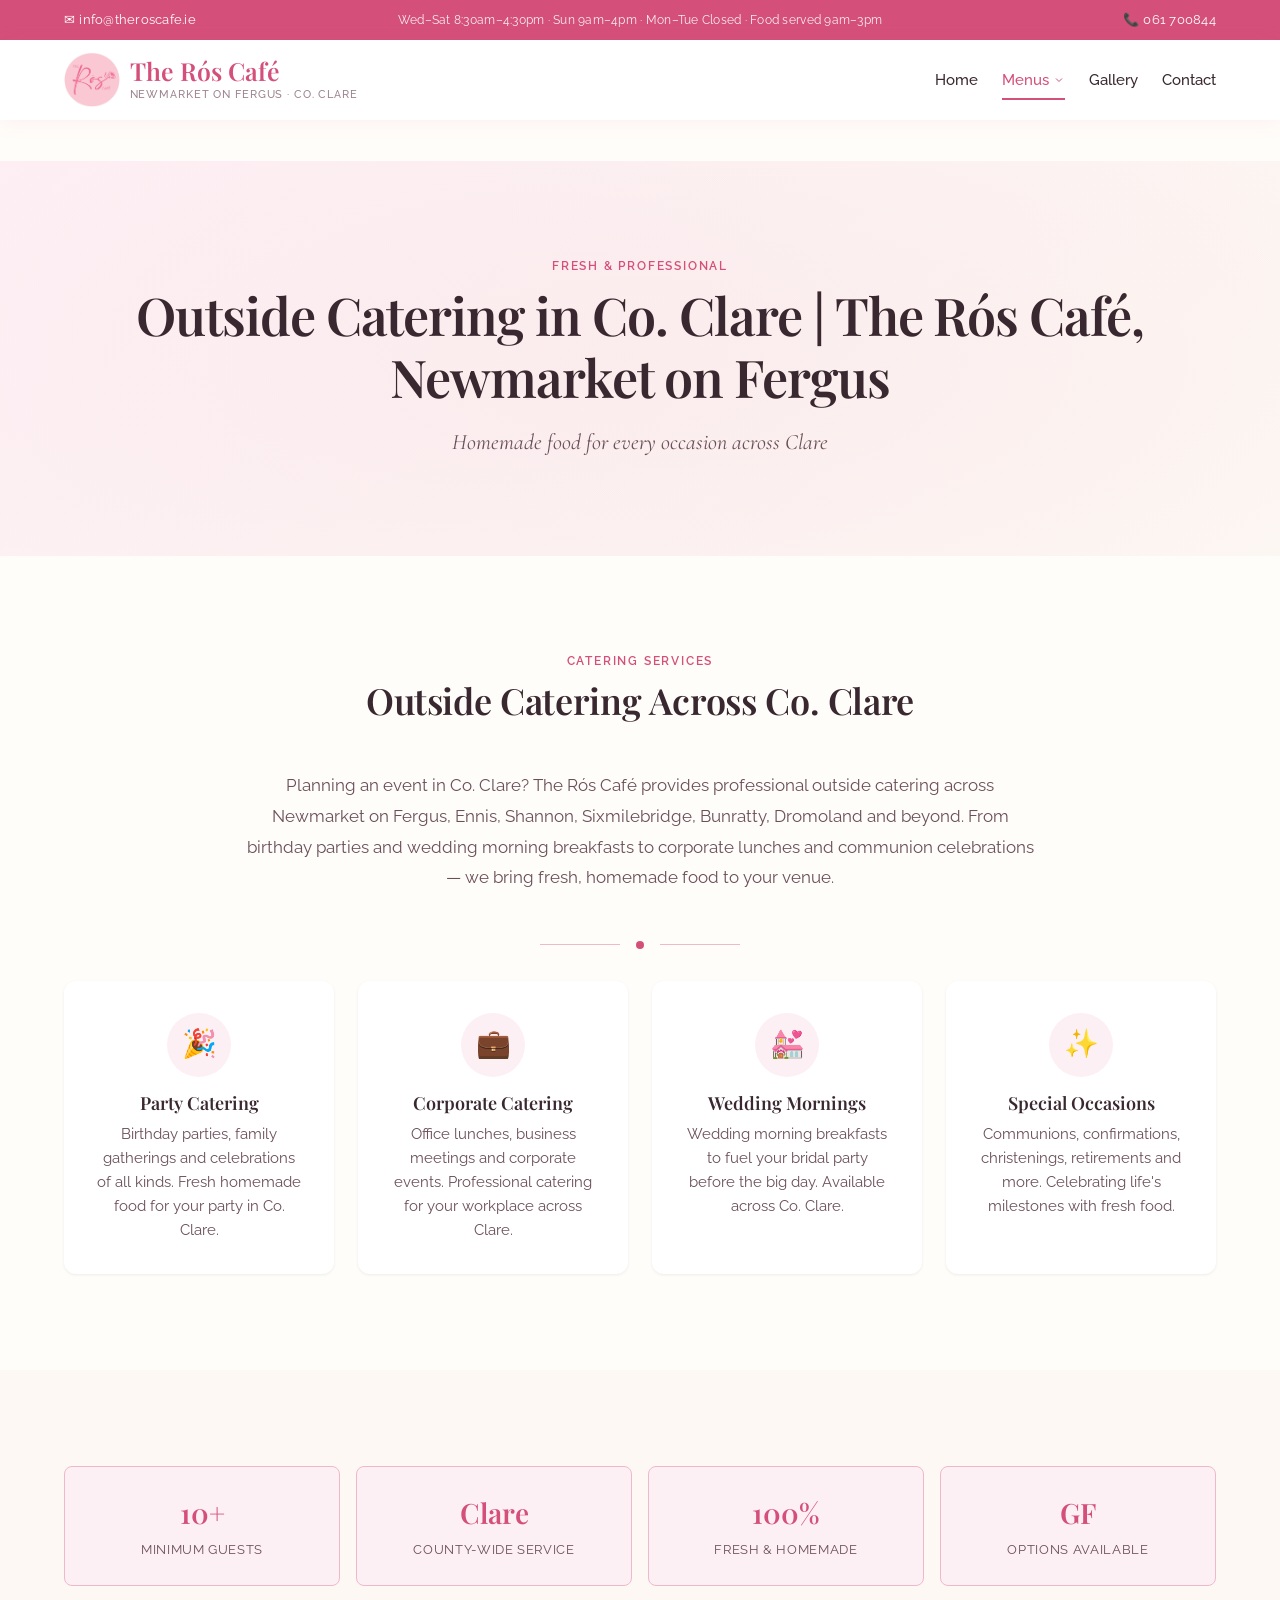
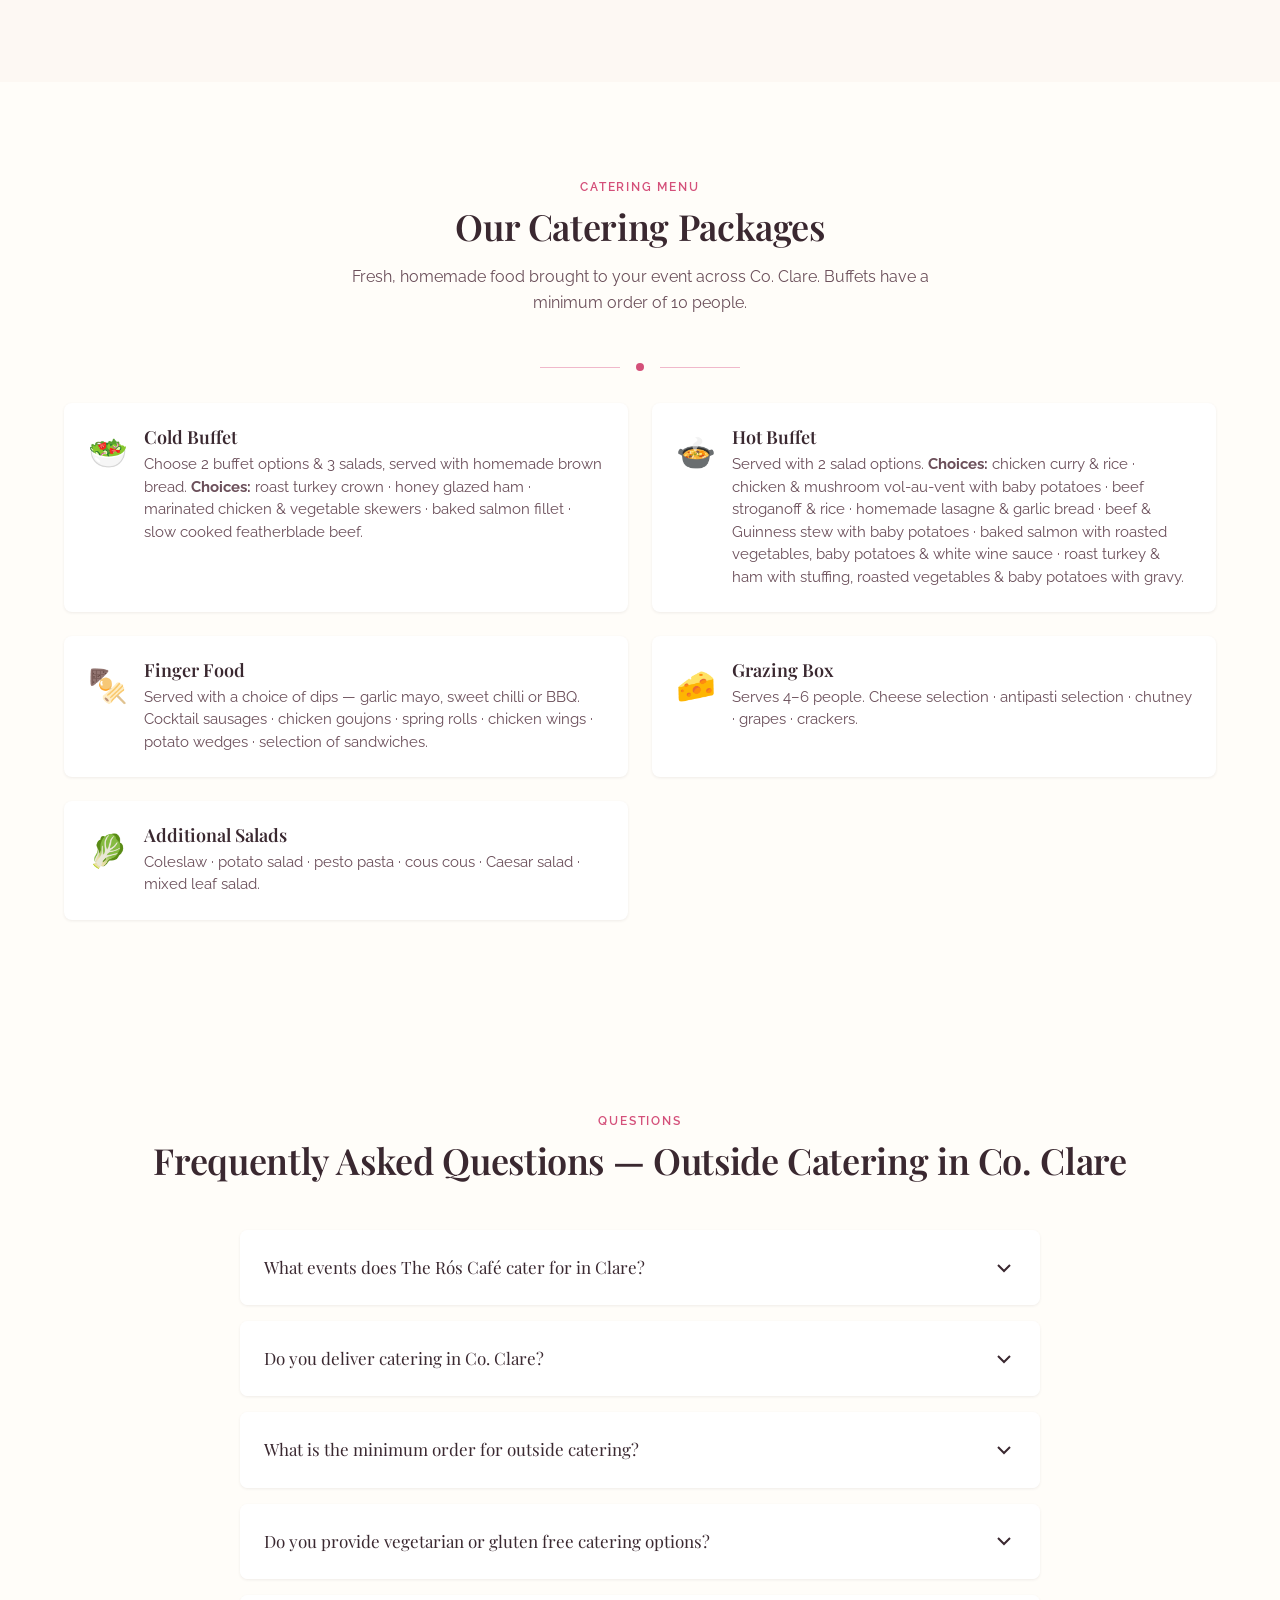
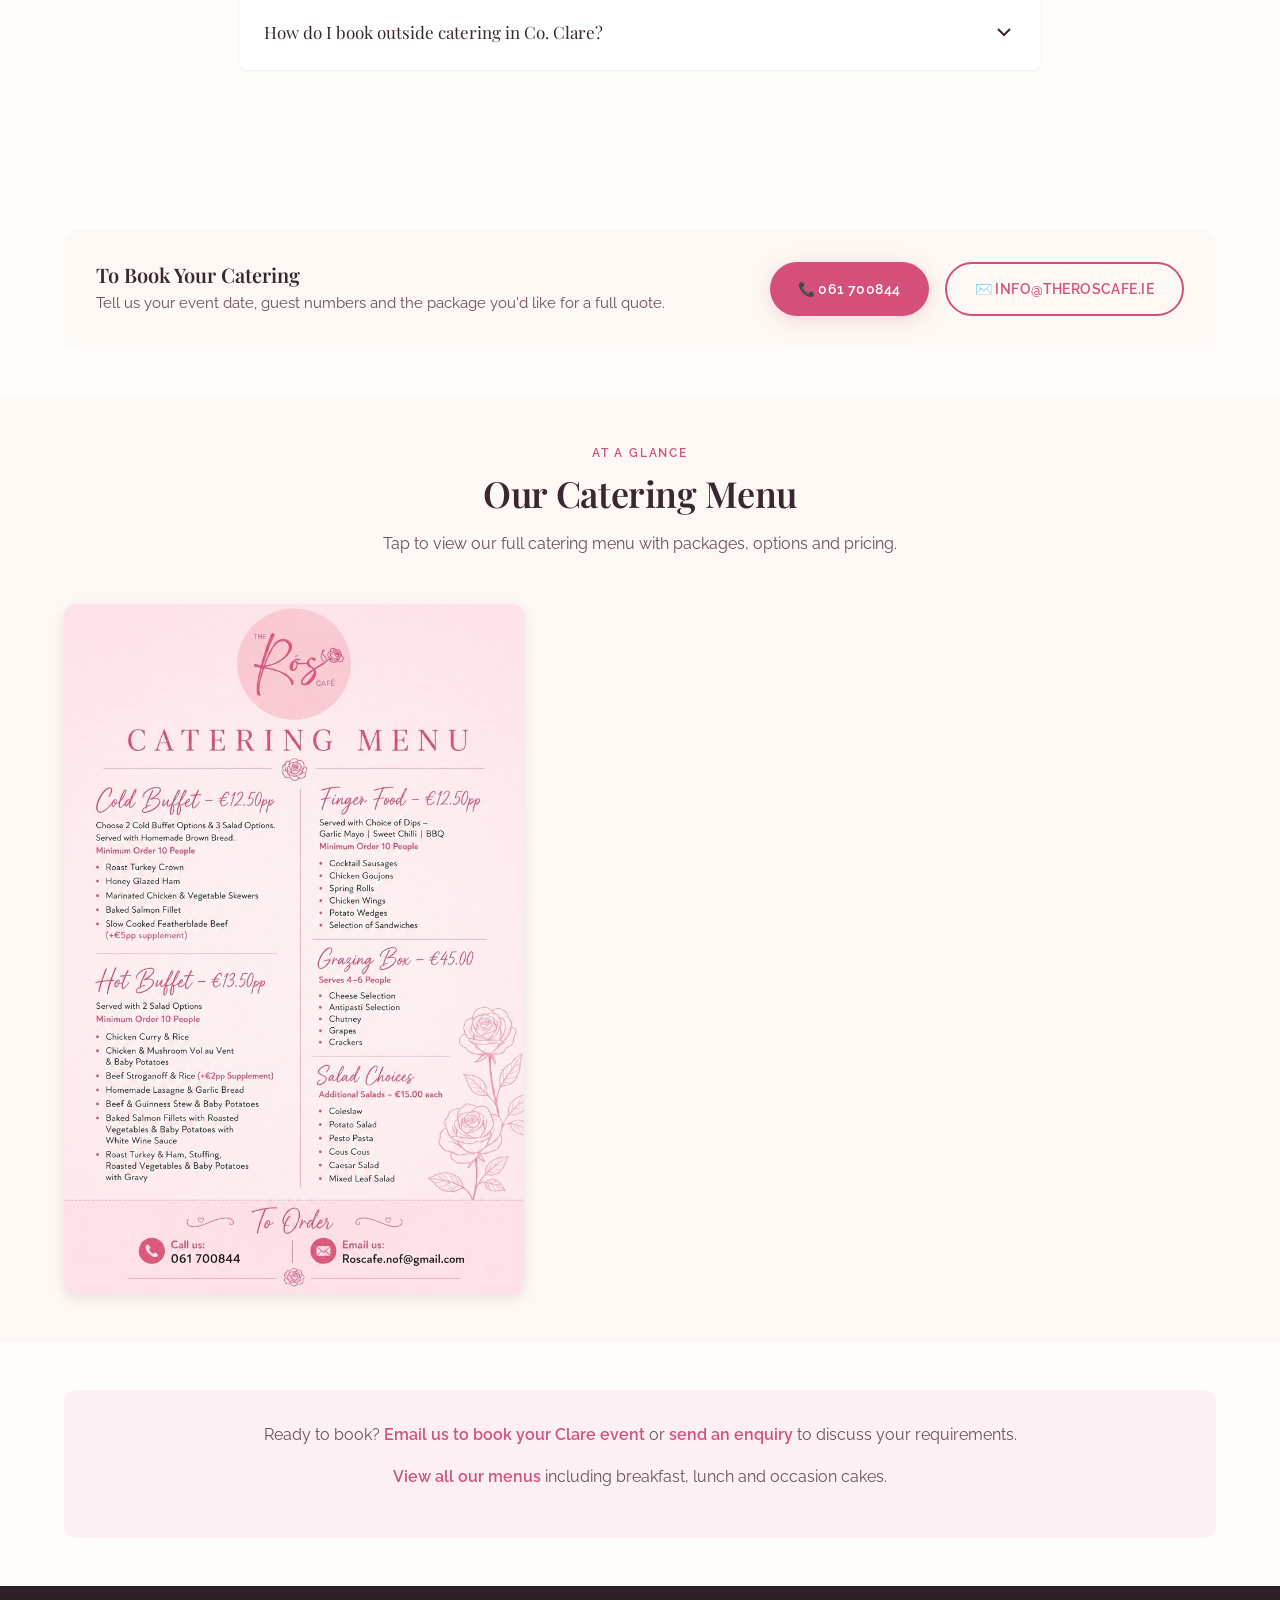
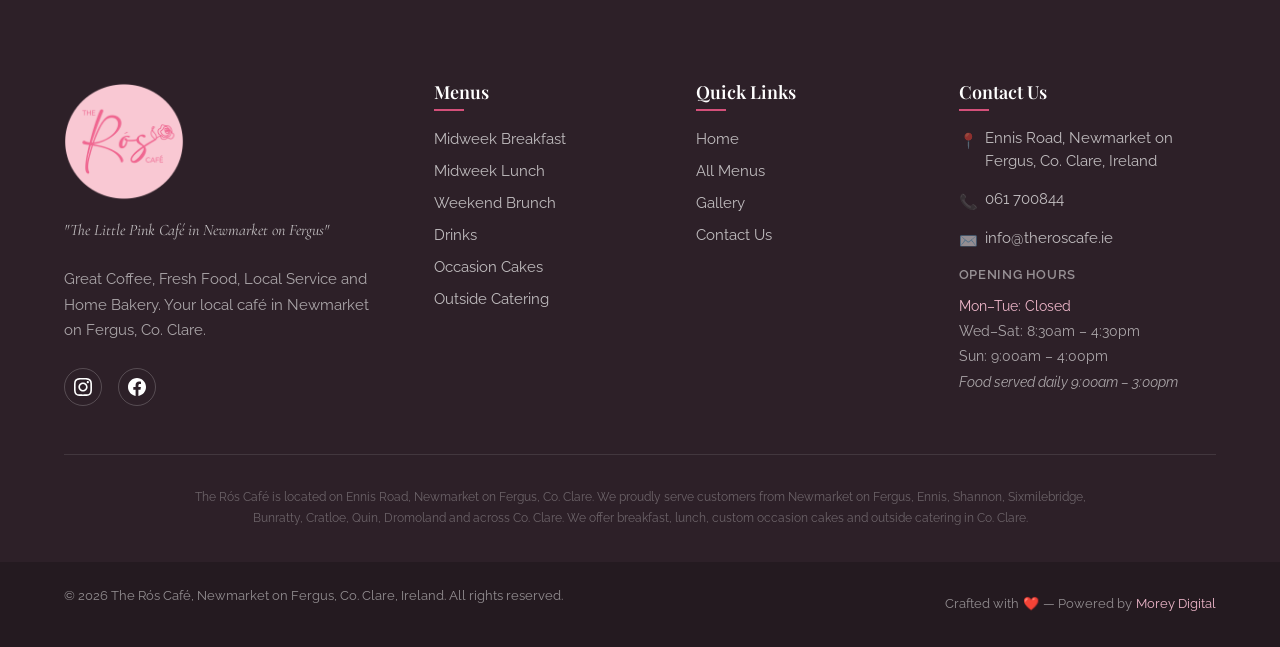
<file: catering.html>
<!DOCTYPE html>
<html lang="en-IE">
<head>
  <meta charset="UTF-8">
  <meta name="viewport" content="width=device-width, initial-scale=1.0">

  <!-- Favicon -->
  <link rel="icon" type="image/png" href="images/favicon.png">
  <link rel="apple-touch-icon" href="images/logo.png">

  <!-- Primary Meta Tags -->
  <title>Outside Catering Co. Clare | Event Catering Newmarket on Fergus | The Rós Café</title>
  <meta name="description" content="Outside catering across Co. Clare from The Rós Café. Fresh homemade food for parties, weddings, corporate events, communions, confirmations and more. Based in Newmarket on Fergus.">
  <meta name="keywords" content="outside catering Clare, event catering Clare, catering Newmarket on Fergus, party catering Clare, wedding catering Clare, corporate catering Clare, catering Ennis, catering Shannon">

  <!-- Robots & Indexing -->
  <meta name="robots" content="index, follow">
  <meta name="author" content="The Rós Café">

  <!-- Geo Tags -->
  <meta name="geo.region" content="IE-CE">
  <meta name="geo.placename" content="Newmarket on Fergus, Co. Clare, Ireland">
  <meta name="geo.position" content="52.7580;-8.9125">
  <meta name="ICBM" content="52.7580, -8.9125">
  <meta name="language" content="English">

  <!-- Canonical -->
  <link rel="canonical" href="https://theroscafe.ie/catering.html">

  <!-- Open Graph -->
  <meta property="og:type" content="website">
  <meta property="og:site_name" content="The Rós Café">
  <meta property="og:url" content="https://theroscafe.ie/catering.html">
  <meta property="og:title" content="Outside Catering Co. Clare | Event Catering Newmarket on Fergus | The Rós Café">
  <meta property="og:description" content="Outside catering across Co. Clare from The Rós Café. Fresh homemade food for parties, weddings, corporate events, communions, confirmations and more. Based in Newmarket on Fergus.">
  <meta property="og:image" content="https://theroscafe.ie/images/og-image.jpg">
  <meta property="og:locale" content="en_IE">

  <!-- Twitter Card -->
  <meta name="twitter:card" content="summary_large_image">
  <meta name="twitter:title" content="Outside Catering Co. Clare | Event Catering Newmarket on Fergus | The Rós Café">
  <meta name="twitter:description" content="Outside catering across Co. Clare from The Rós Café. Fresh homemade food for parties, weddings, corporate events, communions, confirmations and more. Based in Newmarket on Fergus.">
  <meta name="twitter:image" content="https://theroscafe.ie/images/og-image.jpg">

  <!-- Google Fonts -->
  <link rel="preconnect" href="https://fonts.googleapis.com">
  <link rel="preconnect" href="https://fonts.gstatic.com" crossorigin>
  <link href="https://fonts.googleapis.com/css2?family=Cormorant+Garamond:ital,wght@0,400;0,500;1,400;1,500&family=Playfair+Display:wght@400;500;600;700&family=Raleway:wght@300;400;500;600;700&display=swap" rel="stylesheet">

  <!-- Stylesheets -->
  <link rel="stylesheet" href="css/main.css">
  <link rel="stylesheet" href="css/components.css">
  <link rel="stylesheet" href="css/animations.css">
  <link rel="stylesheet" href="css/nav.css">
  <link rel="stylesheet" href="css/footer.css">

  <!-- Google Analytics 4 -->
  <script async src="https://www.googletagmanager.com/gtag/js?id=G-1W6LHX2RFD"></script>
  <script>
    window.dataLayer = window.dataLayer || [];
    function gtag(){dataLayer.push(arguments);}
    gtag('js', new Date());
    gtag('config', 'G-1W6LHX2RFD');
  </script>

  <!-- Structured Data: FoodService + LocalBusiness -->
  <script type="application/ld+json">
  {
    "@context": "https://schema.org",
    "@type": ["FoodService", "LocalBusiness"],
    "name": "The Rós Café — Outside Catering",
    "description": "Outside catering service across Co. Clare. Fresh homemade food for parties, weddings, corporate events, communions, confirmations and more. Based in Newmarket on Fergus.",
    "url": "https://theroscafe.ie/catering.html",
    "telephone": "+353-61-700844",
    "email": "info@theroscafe.ie",
    "address": {
      "@type": "PostalAddress",
      "streetAddress": "Ennis Road",
      "addressLocality": "Newmarket on Fergus",
      "addressRegion": "Co. Clare",
      "addressCountry": "IE"
    },
    "areaServed": ["Newmarket on Fergus","Ennis","Shannon","Sixmilebridge","Bunratty","Killaloe","Cratloe","Quin","Dromoland","Co. Clare"],
    "hasOfferCatalog": {
      "@type": "OfferCatalog",
      "name": "Catering Services",
      "itemListElement": [
        { "@type": "Offer", "itemOffered": { "@type": "Service", "name": "Party & Event Catering Clare" } },
        { "@type": "Offer", "itemOffered": { "@type": "Service", "name": "Corporate Catering Clare" } },
        { "@type": "Offer", "itemOffered": { "@type": "Service", "name": "Wedding Morning Breakfast Clare" } },
        { "@type": "Offer", "itemOffered": { "@type": "Service", "name": "Communion & Confirmation Catering Clare" } }
      ]
    }
  }
  </script>

  <!-- Structured Data: FAQPage -->
  <script type="application/ld+json">
  {
    "@context": "https://schema.org",
    "@type": "FAQPage",
    "mainEntity": [
      { "@type": "Question", "name": "What events does The Rós Café cater for in Clare?", "acceptedAnswer": { "@type": "Answer", "text": "We cater for birthdays, communions, confirmations, christenings, wedding morning breakfasts, office lunches and meetings across Co. Clare." } },
      { "@type": "Question", "name": "Do you deliver catering in Co. Clare?", "acceptedAnswer": { "@type": "Answer", "text": "Delivery may be available within Newmarket on Fergus and surrounding areas in Co. Clare — please ask when enquiring." } },
      { "@type": "Question", "name": "What is the minimum order for outside catering?", "acceptedAnswer": { "@type": "Answer", "text": "We have a minimum order for 10 people for our catering packages." } },
      { "@type": "Question", "name": "Do you provide vegetarian or gluten free catering options?", "acceptedAnswer": { "@type": "Answer", "text": "Yes, we provide both vegetarian and gluten free catering options." } },
      { "@type": "Question", "name": "How do I book outside catering in Co. Clare?", "acceptedAnswer": { "@type": "Answer", "text": "Email us at info@theroscafe.ie or call 061 700844 with your event date, number of people and type of catering required and we will provide a full quote." } }
    ]
  }
  </script>
</head>
<body data-page="catering">

  <!-- Top Info Bar -->
  <div class="top-bar">
    <div class="container">
      <div class="top-bar-left">
        <a href="mailto:info@theroscafe.ie" class="top-bar-link" data-track="email">
          <span>✉</span> info@theroscafe.ie
        </a>
      </div>
      <div class="top-bar-center">
        <span class="top-bar-hours">Wed–Sat 8:30am–4:30pm · Sun 9am–4pm · Mon–Tue Closed · Food served 9am–3pm</span>
      </div>
      <div class="top-bar-right">
        <a href="tel:+35361700844" class="top-bar-link" data-track="phone">
          <span>📞</span> 061 700844
        </a>
      </div>
    </div>
  </div>

  <!-- Site Header -->
  <header class="site-header">
    <div class="container">
      <a href="index.html" class="site-logo">
        <img src="images/logo.png" alt="The Rós Café logo" class="site-logo-mark" width="56" height="56">
        <span class="site-logo-text">
          <span class="logo-name">The Rós Café</span>
          <span class="logo-tagline">Newmarket on Fergus · Co. Clare</span>
        </span>
      </a>

      <nav class="main-nav">
        <ul class="nav-list">
          <li class="nav-item">
            <a href="index.html" class="nav-link" data-nav="home">Home</a>
          </li>
          <li class="nav-item dropdown">
            <a href="menus.html" class="nav-link" data-nav="menus">
              Menus
              <svg class="chevron" viewBox="0 0 24 24" fill="none" stroke="currentColor" stroke-width="2">
                <polyline points="6 9 12 15 18 9"></polyline>
              </svg>
            </a>
            <div class="dropdown-menu">
              <a href="breakfast.html" class="dropdown-item" data-nav="breakfast">Midweek Breakfast</a>
              <a href="lunch.html" class="dropdown-item" data-nav="lunch">Midweek Lunch</a>
              <a href="brunch.html" class="dropdown-item" data-nav="brunch">Weekend Brunch</a>
              <a href="drinks.html" class="dropdown-item" data-nav="drinks">Drinks</a>
              <a href="cakes.html" class="dropdown-item" data-nav="cakes">Occasion Cakes</a>
              <a href="catering.html" class="dropdown-item" data-nav="catering">Outside Catering</a>
            </div>
          </li>
          <li class="nav-item">
            <a href="gallery.html" class="nav-link" data-nav="gallery">Gallery</a>
          </li>
          <li class="nav-item">
            <a href="contact.html" class="nav-link" data-nav="contact">Contact</a>
          </li>
        </ul>
      </nav>

      <button class="hamburger" aria-label="Toggle menu" aria-expanded="false">
        <div class="hamburger-lines">
          <span class="hamburger-line"></span>
          <span class="hamburger-line"></span>
          <span class="hamburger-line"></span>
        </div>
      </button>
    </div>
  </header>

  <!-- Mobile Navigation -->
  <nav class="mobile-nav">
    <ul class="mobile-nav-list">
      <li class="mobile-nav-item">
        <a href="index.html" class="mobile-nav-link" data-nav="home">Home</a>
      </li>
      <li class="mobile-nav-item">
        <a href="#" class="mobile-nav-link mobile-dropdown-toggle" data-nav="menus">
          Menus
          <svg class="chevron" viewBox="0 0 24 24" fill="none" stroke="currentColor" stroke-width="2">
            <polyline points="6 9 12 15 18 9"></polyline>
          </svg>
        </a>
        <div class="mobile-dropdown-menu">
          <a href="breakfast.html" class="mobile-dropdown-item" data-nav="breakfast">Midweek Breakfast</a>
          <a href="lunch.html" class="mobile-dropdown-item" data-nav="lunch">Midweek Lunch</a>
          <a href="brunch.html" class="mobile-dropdown-item" data-nav="brunch">Weekend Brunch</a>
          <a href="drinks.html" class="mobile-dropdown-item" data-nav="drinks">Drinks</a>
          <a href="cakes.html" class="mobile-dropdown-item" data-nav="cakes">Occasion Cakes</a>
          <a href="catering.html" class="mobile-dropdown-item" data-nav="catering">Outside Catering</a>
        </div>
      </li>
      <li class="mobile-nav-item">
        <a href="gallery.html" class="mobile-nav-link" data-nav="gallery">Gallery</a>
      </li>
      <li class="mobile-nav-item">
        <a href="contact.html" class="mobile-nav-link" data-nav="contact">Contact</a>
      </li>
    </ul>
    <div class="mobile-nav-contact">
      <div class="mobile-nav-contact-item">
        <span>📞</span>
        <a href="tel:+35361700844" data-track="phone">061 700844</a>
      </div>
      <div class="mobile-nav-contact-item">
        <span>✉</span>
        <a href="mailto:info@theroscafe.ie" data-track="email">info@theroscafe.ie</a>
      </div>
    </div>
    <div class="mobile-nav-social">
      <a href="http://instagram.com/the_ros_cafe" target="_blank" rel="noopener" aria-label="Instagram" data-track="instagram">📷</a>
      <a href="http://facebook.com/theroscafe" target="_blank" rel="noopener" aria-label="Facebook" data-track="facebook">📘</a>
    </div>
  </nav>

  <!-- Main Content -->
  <main>

    <!-- Page Hero -->
    <section class="page-hero">
      <div class="container">
        <span class="eyebrow anim-load">Fresh & Professional</span>
        <h1 class="anim-load">Outside Catering in Co. Clare | The Rós Café, Newmarket on Fergus</h1>
        <p class="subheading anim-load">Homemade food for every occasion across Clare</p>
      </div>
    </section>

    <!-- Intro Section -->
    <section class="section">
      <div class="container">
        <div class="section-header scroll-reveal">
          <span class="eyebrow">Catering Services</span>
          <h2>Outside Catering Across Co. Clare</h2>
        </div>

        <div class="intro-text scroll-reveal">
          <p>Planning an event in Co. Clare? The Rós Café provides professional outside catering across Newmarket on Fergus, Ennis, Shannon, Sixmilebridge, Bunratty, Dromoland and beyond. From birthday parties and wedding morning breakfasts to corporate lunches and communion celebrations — we bring fresh, homemade food to your venue.</p>
        </div>

        <div class="ornament">
          <div class="ornament-line"></div>
          <div class="ornament-dot"></div>
          <div class="ornament-line"></div>
        </div>

        <!-- Feature Cards -->
        <div class="feature-cards scroll-reveal stagger-children">
          <article class="feature-card">
            <div class="feature-card-icon">🎉</div>
            <h3 class="feature-card-title">Party Catering</h3>
            <p class="feature-card-text">Birthday parties, family gatherings and celebrations of all kinds. Fresh homemade food for your party in Co. Clare.</p>
          </article>

          <article class="feature-card">
            <div class="feature-card-icon">💼</div>
            <h3 class="feature-card-title">Corporate Catering</h3>
            <p class="feature-card-text">Office lunches, business meetings and corporate events. Professional catering for your workplace across Clare.</p>
          </article>

          <article class="feature-card">
            <div class="feature-card-icon">💒</div>
            <h3 class="feature-card-title">Wedding Mornings</h3>
            <p class="feature-card-text">Wedding morning breakfasts to fuel your bridal party before the big day. Available across Co. Clare.</p>
          </article>

          <article class="feature-card">
            <div class="feature-card-icon">✨</div>
            <h3 class="feature-card-title">Special Occasions</h3>
            <p class="feature-card-text">Communions, confirmations, christenings, retirements and more. Celebrating life's milestones with fresh food.</p>
          </article>
        </div>
      </div>
    </section>

    <!-- Info Tiles -->
    <section class="section bg-cream">
      <div class="container">
        <div class="info-tiles scroll-reveal stagger-children">
          <div class="info-tile">
            <div class="info-tile-value">10+</div>
            <div class="info-tile-label">Minimum Guests</div>
          </div>
          <div class="info-tile">
            <div class="info-tile-value">Clare</div>
            <div class="info-tile-label">County-Wide Service</div>
          </div>
          <div class="info-tile">
            <div class="info-tile-value">100%</div>
            <div class="info-tile-label">Fresh & Homemade</div>
          </div>
          <div class="info-tile">
            <div class="info-tile-value">GF</div>
            <div class="info-tile-label">Options Available</div>
          </div>
        </div>
      </div>
    </section>

    <!-- Catering Menu -->
    <section class="section">
      <div class="container">
        <div class="section-header scroll-reveal">
          <span class="eyebrow">Catering Menu</span>
          <h2>Our Catering Packages</h2>
          <p>Fresh, homemade food brought to your event across Co. Clare. Buffets have a minimum order of 10 people.</p>
        </div>

        <div class="ornament">
          <div class="ornament-line"></div>
          <div class="ornament-dot"></div>
          <div class="ornament-line"></div>
        </div>

        <div class="menu-grid scroll-reveal stagger-children">
          <article class="menu-item">
            <div class="menu-item-icon">🥗</div>
            <div class="menu-item-content">
              <h3 class="menu-item-name">Cold Buffet</h3>
              <p class="menu-item-desc">Choose 2 buffet options &amp; 3 salads, served with homemade brown bread. <strong>Choices:</strong> roast turkey crown · honey glazed ham · marinated chicken &amp; vegetable skewers · baked salmon fillet · slow cooked featherblade beef.</p>
            </div>
          </article>

          <article class="menu-item">
            <div class="menu-item-icon">🍲</div>
            <div class="menu-item-content">
              <h3 class="menu-item-name">Hot Buffet</h3>
              <p class="menu-item-desc">Served with 2 salad options. <strong>Choices:</strong> chicken curry &amp; rice · chicken &amp; mushroom vol-au-vent with baby potatoes · beef stroganoff &amp; rice · homemade lasagne &amp; garlic bread · beef &amp; Guinness stew with baby potatoes · baked salmon with roasted vegetables, baby potatoes &amp; white wine sauce · roast turkey &amp; ham with stuffing, roasted vegetables &amp; baby potatoes with gravy.</p>
            </div>
          </article>

          <article class="menu-item">
            <div class="menu-item-icon">🍢</div>
            <div class="menu-item-content">
              <h3 class="menu-item-name">Finger Food</h3>
              <p class="menu-item-desc">Served with a choice of dips — garlic mayo, sweet chilli or BBQ. Cocktail sausages · chicken goujons · spring rolls · chicken wings · potato wedges · selection of sandwiches.</p>
            </div>
          </article>

          <article class="menu-item">
            <div class="menu-item-icon">🧀</div>
            <div class="menu-item-content">
              <h3 class="menu-item-name">Grazing Box</h3>
              <p class="menu-item-desc">Serves 4–6 people. Cheese selection · antipasti selection · chutney · grapes · crackers.</p>
            </div>
          </article>

          <article class="menu-item">
            <div class="menu-item-icon">🥬</div>
            <div class="menu-item-content">
              <h3 class="menu-item-name">Additional Salads</h3>
              <p class="menu-item-desc">Coleslaw · potato salad · pesto pasta · cous cous · Caesar salad · mixed leaf salad.</p>
            </div>
          </article>
        </div>
      </div>
    </section>

    <!-- FAQ Section -->
    <section class="section">
      <div class="container">
        <div class="section-header scroll-reveal">
          <span class="eyebrow">Questions</span>
          <h2>Frequently Asked Questions — Outside Catering in Co. Clare</h2>
        </div>

        <div class="faq-list scroll-reveal">
          <div class="faq-item">
            <button class="faq-question" type="button" aria-expanded="false">
              What events does The Rós Café cater for in Clare?
              <svg class="faq-chevron" viewBox="0 0 24 24" fill="none" stroke="currentColor" stroke-width="2">
                <polyline points="6 9 12 15 18 9"></polyline>
              </svg>
            </button>
            <div class="faq-answer">
              <div class="faq-answer-inner">
                <p>We cater for birthdays, communions, confirmations, christenings, wedding morning breakfasts, office lunches and meetings across Co. Clare.</p>
              </div>
            </div>
          </div>

          <div class="faq-item">
            <button class="faq-question" type="button" aria-expanded="false">
              Do you deliver catering in Co. Clare?
              <svg class="faq-chevron" viewBox="0 0 24 24" fill="none" stroke="currentColor" stroke-width="2">
                <polyline points="6 9 12 15 18 9"></polyline>
              </svg>
            </button>
            <div class="faq-answer">
              <div class="faq-answer-inner">
                <p>Delivery may be available within Newmarket on Fergus and surrounding areas in Co. Clare — please ask when enquiring.</p>
              </div>
            </div>
          </div>

          <div class="faq-item">
            <button class="faq-question" type="button" aria-expanded="false">
              What is the minimum order for outside catering?
              <svg class="faq-chevron" viewBox="0 0 24 24" fill="none" stroke="currentColor" stroke-width="2">
                <polyline points="6 9 12 15 18 9"></polyline>
              </svg>
            </button>
            <div class="faq-answer">
              <div class="faq-answer-inner">
                <p>We have a minimum order for 10 people for our catering packages.</p>
              </div>
            </div>
          </div>

          <div class="faq-item">
            <button class="faq-question" type="button" aria-expanded="false">
              Do you provide vegetarian or gluten free catering options?
              <svg class="faq-chevron" viewBox="0 0 24 24" fill="none" stroke="currentColor" stroke-width="2">
                <polyline points="6 9 12 15 18 9"></polyline>
              </svg>
            </button>
            <div class="faq-answer">
              <div class="faq-answer-inner">
                <p>Yes, we provide both vegetarian and gluten free catering options.</p>
              </div>
            </div>
          </div>

          <div class="faq-item">
            <button class="faq-question" type="button" aria-expanded="false">
              How do I book outside catering in Co. Clare?
              <svg class="faq-chevron" viewBox="0 0 24 24" fill="none" stroke="currentColor" stroke-width="2">
                <polyline points="6 9 12 15 18 9"></polyline>
              </svg>
            </button>
            <div class="faq-answer">
              <div class="faq-answer-inner">
                <p>Email us at <a href="mailto:info@theroscafe.ie" data-track="email">info@theroscafe.ie</a> or call 061 700844 with your event date, number of people and type of catering required and we will provide a full quote.</p>
              </div>
            </div>
          </div>
        </div>
      </div>
    </section>

    <!-- To Book -->
    <section class="section-sm">
      <div class="container">
        <div class="download-cta scroll-reveal">
          <div class="download-cta-content">
            <h3>To Book Your Catering</h3>
            <p>Tell us your event date, guest numbers and the package you'd like for a full quote.</p>
          </div>
          <div class="btn-group">
            <a href="tel:+35361700844" class="btn btn-pink" data-track="phone">📞 061 700844</a>
            <a href="mailto:info@theroscafe.ie" class="btn btn-outline" data-track="email">✉️ info@theroscafe.ie</a>
          </div>
        </div>
      </div>
    </section>

    <!-- Catering Menu Card -->
    <section class="section-sm bg-cream">
      <div class="container">
        <div class="section-header scroll-reveal">
          <span class="eyebrow">At a Glance</span>
          <h2>Our Catering Menu</h2>
          <p>Tap to view our full catering menu with packages, options and pricing.</p>
        </div>
        <div class="menu-preview scroll-reveal">
          <a href="images/menu-catering.jpg" target="_blank" rel="noopener" aria-label="View the full Rós Café catering menu" data-track="pdf-catering">
            <img src="images/menu-catering.jpg" alt="The Rós Café catering menu — cold buffet, hot buffet, finger food, grazing box and pricing" loading="lazy">
          </a>
        </div>
      </div>
    </section>

    <!-- Cross Links -->
    <section class="section-sm">
      <div class="container">
        <div class="cross-links scroll-reveal">
          <p>Ready to book? <a href="mailto:info@theroscafe.ie" data-track="email">Email us to book your Clare event</a> or <a href="contact.html">send an enquiry</a> to discuss your requirements.</p>
          <p class="mt-md"><a href="menus.html">View all our menus</a> including breakfast, lunch and occasion cakes.</p>
        </div>
      </div>
    </section>

  </main>

  <!-- Site Footer -->
  <footer class="site-footer">
    <div class="container">
      <div class="footer-grid">
        <!-- Brand Column -->
        <div class="footer-col footer-brand">
          <img src="images/logo.png" alt="The Rós Café" class="footer-logo-img">
          <p class="footer-tagline">"The Little Pink Café in Newmarket on Fergus"</p>
          <p class="footer-description">Great Coffee, Fresh Food, Local Service and Home Bakery. Your local café in Newmarket on Fergus, Co. Clare.</p>
          <div class="footer-social">
            <a href="http://instagram.com/the_ros_cafe" target="_blank" rel="noopener" class="social-icon" aria-label="Follow us on Instagram" data-track="instagram">
              <svg viewBox="0 0 24 24" fill="currentColor"><path d="M12 2.163c3.204 0 3.584.012 4.85.07 3.252.148 4.771 1.691 4.919 4.919.058 1.265.069 1.645.069 4.849 0 3.205-.012 3.584-.069 4.849-.149 3.225-1.664 4.771-4.919 4.919-1.266.058-1.644.07-4.85.07-3.204 0-3.584-.012-4.849-.07-3.26-.149-4.771-1.699-4.919-4.92-.058-1.265-.07-1.644-.07-4.849 0-3.204.013-3.583.07-4.849.149-3.227 1.664-4.771 4.919-4.919 1.266-.057 1.645-.069 4.849-.069zm0-2.163c-3.259 0-3.667.014-4.947.072-4.358.2-6.78 2.618-6.98 6.98-.059 1.281-.073 1.689-.073 4.948 0 3.259.014 3.668.072 4.948.2 4.358 2.618 6.78 6.98 6.98 1.281.058 1.689.072 4.948.072 3.259 0 3.668-.014 4.948-.072 4.354-.2 6.782-2.618 6.979-6.98.059-1.28.073-1.689.073-4.948 0-3.259-.014-3.667-.072-4.947-.196-4.354-2.617-6.78-6.979-6.98-1.281-.059-1.69-.073-4.949-.073zm0 5.838c-3.403 0-6.162 2.759-6.162 6.162s2.759 6.163 6.162 6.163 6.162-2.759 6.162-6.163c0-3.403-2.759-6.162-6.162-6.162zm0 10.162c-2.209 0-4-1.79-4-4 0-2.209 1.791-4 4-4s4 1.791 4 4c0 2.21-1.791 4-4 4zm6.406-11.845c-.796 0-1.441.645-1.441 1.44s.645 1.44 1.441 1.44c.795 0 1.439-.645 1.439-1.44s-.644-1.44-1.439-1.44z"/></svg>
            </a>
            <a href="http://facebook.com/theroscafe" target="_blank" rel="noopener" class="social-icon" aria-label="Follow us on Facebook" data-track="facebook">
              <svg viewBox="0 0 24 24" fill="currentColor"><path d="M24 12.073c0-6.627-5.373-12-12-12s-12 5.373-12 12c0 5.99 4.388 10.954 10.125 11.854v-8.385H7.078v-3.47h3.047V9.43c0-3.007 1.792-4.669 4.533-4.669 1.312 0 2.686.235 2.686.235v2.953H15.83c-1.491 0-1.956.925-1.956 1.874v2.25h3.328l-.532 3.47h-2.796v8.385C19.612 23.027 24 18.062 24 12.073z"/></svg>
            </a>
          </div>
        </div>

        <!-- Menus Column -->
        <div class="footer-col">
          <h4 class="footer-col-title">Menus</h4>
          <nav class="footer-nav">
            <a href="breakfast.html" class="footer-nav-link">Midweek Breakfast</a>
            <a href="lunch.html" class="footer-nav-link">Midweek Lunch</a>
            <a href="brunch.html" class="footer-nav-link">Weekend Brunch</a>
            <a href="drinks.html" class="footer-nav-link">Drinks</a>
            <a href="cakes.html" class="footer-nav-link">Occasion Cakes</a>
            <a href="catering.html" class="footer-nav-link">Outside Catering</a>
          </nav>
        </div>

        <!-- Quick Links Column -->
        <div class="footer-col">
          <h4 class="footer-col-title">Quick Links</h4>
          <nav class="footer-nav">
            <a href="index.html" class="footer-nav-link">Home</a>
            <a href="menus.html" class="footer-nav-link">All Menus</a>
            <a href="gallery.html" class="footer-nav-link">Gallery</a>
            <a href="contact.html" class="footer-nav-link">Contact Us</a>
          </nav>
        </div>

        <!-- Contact Column -->
        <div class="footer-col">
          <h4 class="footer-col-title">Contact Us</h4>
          <div class="footer-contact">
            <div class="footer-contact-item">
              <span class="icon">📍</span>
              <span>Ennis Road, Newmarket on Fergus, Co. Clare, Ireland</span>
            </div>
            <div class="footer-contact-item">
              <span class="icon">📞</span>
              <a href="tel:+35361700844" data-track="phone">061 700844</a>
            </div>
            <div class="footer-contact-item">
              <span class="icon">✉️</span>
              <a href="mailto:info@theroscafe.ie" data-track="email">info@theroscafe.ie</a>
            </div>
          </div>
          <div class="footer-hours">
            <p class="footer-hours-title">Opening Hours</p>
            <div class="footer-hours-list">
              <span class="footer-hours-closed">Mon–Tue: Closed</span><br>
              Wed–Sat: 8:30am – 4:30pm<br>
              Sun: 9:00am – 4:00pm<br>
              <em>Food served daily 9:00am – 3:00pm</em>
            </div>
          </div>
        </div>
      </div>

      <!-- Local SEO Paragraph -->
      <div class="footer-seo">
        <p>The Rós Café is located on Ennis Road, Newmarket on Fergus, Co. Clare. We proudly serve customers from Newmarket on Fergus, Ennis, Shannon, Sixmilebridge, Bunratty, Cratloe, Quin, Dromoland and across Co. Clare. We offer breakfast, lunch, custom occasion cakes and outside catering in Co. Clare.</p>
      </div>
    </div>

    <!-- Bottom Bar -->
    <div class="footer-bottom">
      <div class="container">
        <p class="footer-copyright">
          © <span class="footer-year"></span> The Rós Café, Newmarket on Fergus, Co. Clare, Ireland. All rights reserved.
        </p>
        <p class="footer-credit">
          Crafted with <span class="heart">❤️</span> — Powered by <a href="https://moreydigital.ie" target="_blank" rel="noopener">Morey Digital</a>
        </p>
      </div>
    </div>
  </footer>

  <!-- JavaScript -->
  <script src="js/main.js" defer></script>
  <script src="js/nav.js" defer></script>
  <script src="js/animations.js" defer></script>
  <script src="js/analytics.js" defer></script>

</body>
</html>
</file>
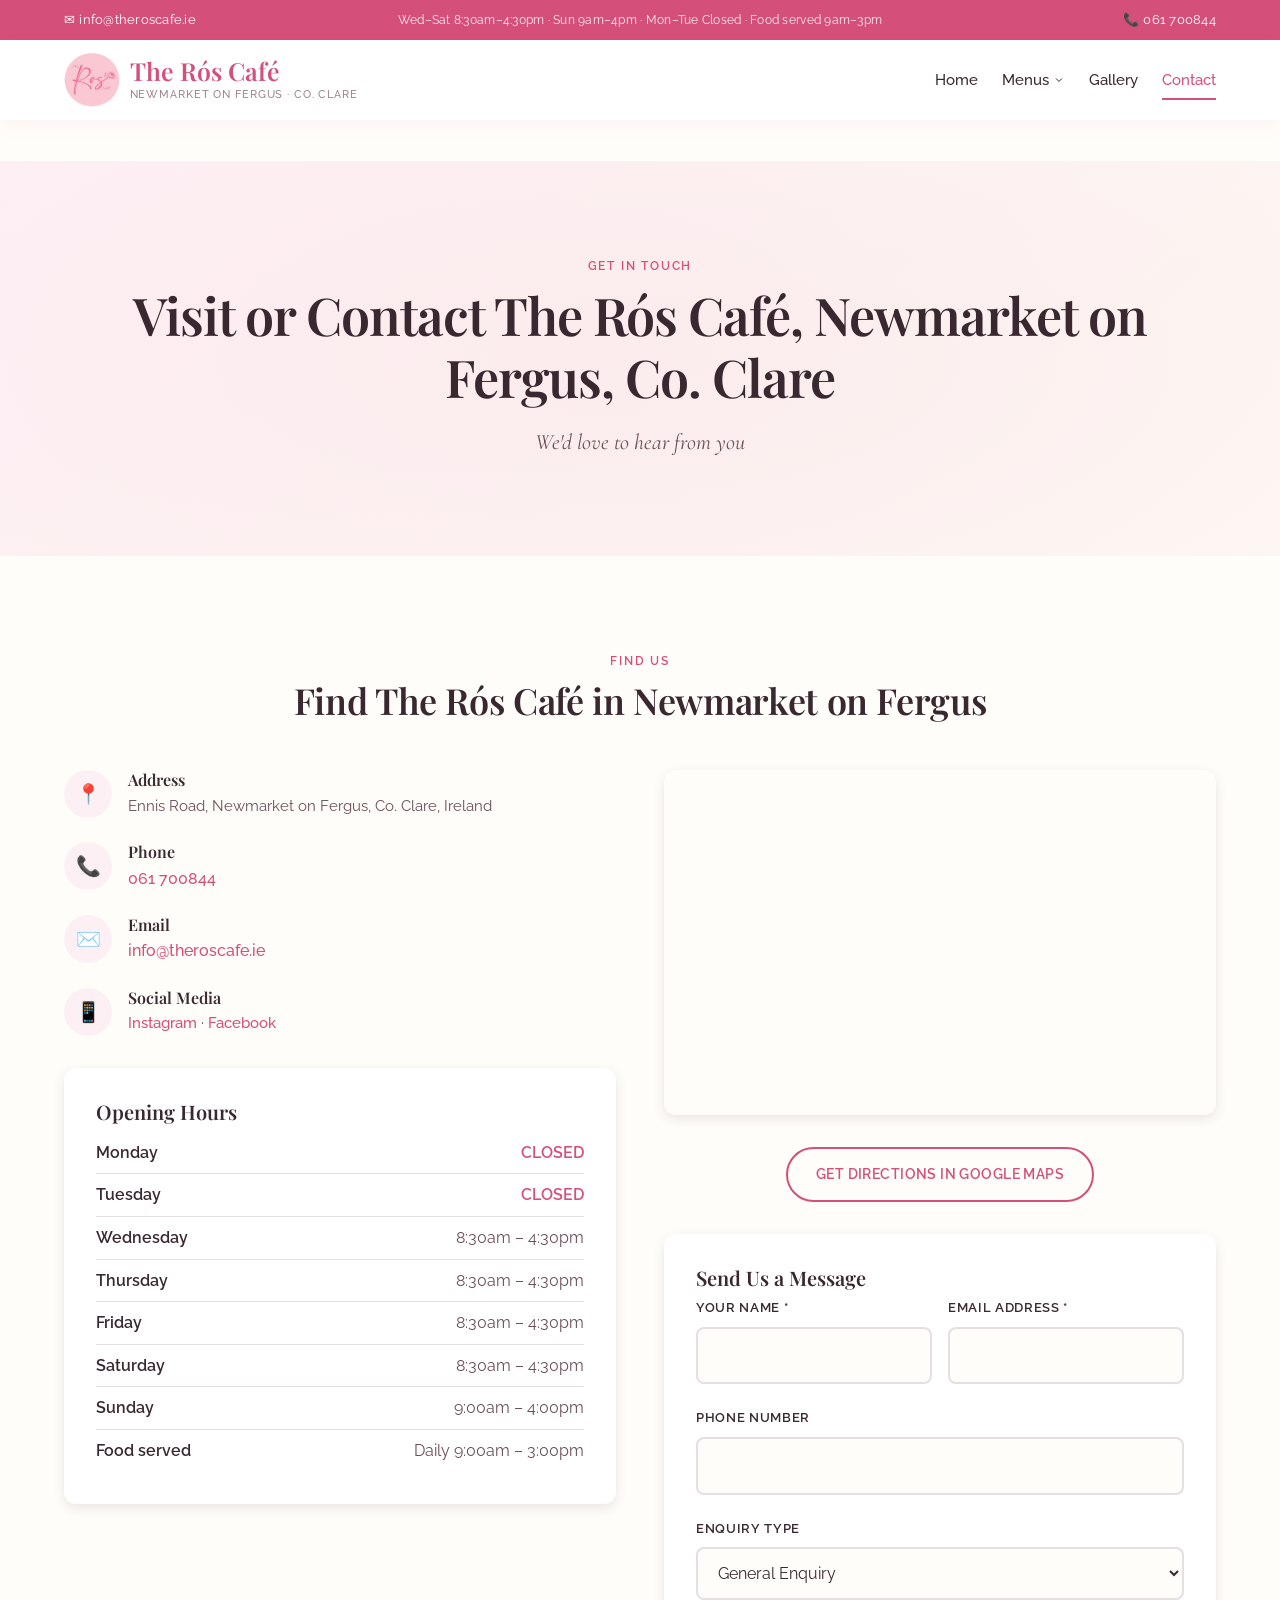
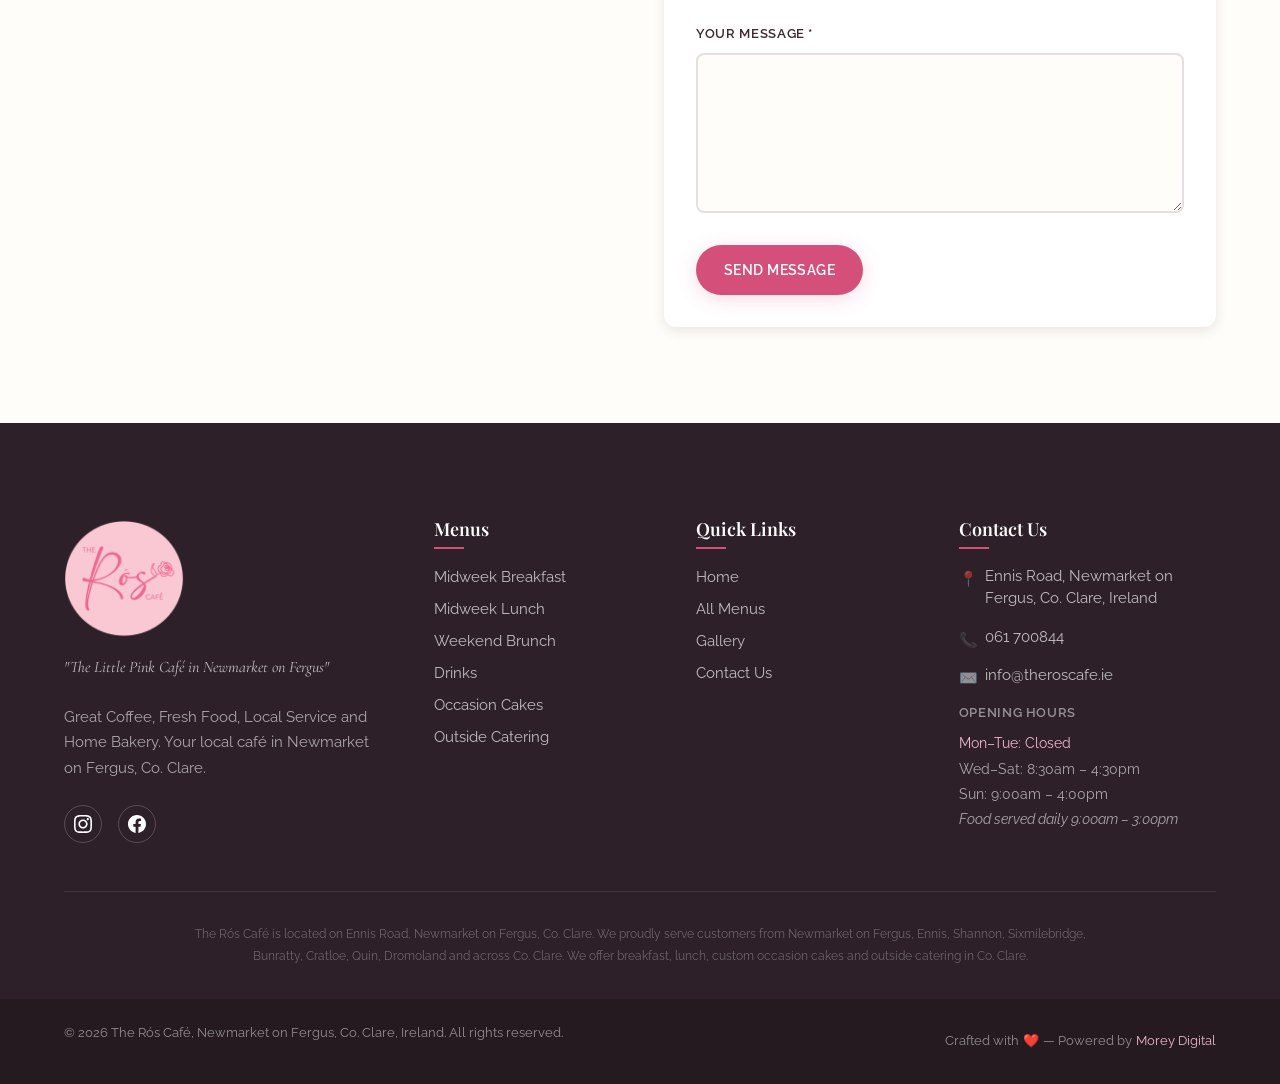
<file: contact.html>
<!DOCTYPE html>
<html lang="en-IE">
<head>
  <meta charset="UTF-8">
  <meta name="viewport" content="width=device-width, initial-scale=1.0">

  <!-- Favicon -->
  <link rel="icon" type="image/png" href="images/favicon.png">
  <link rel="apple-touch-icon" href="images/logo.png">

  <!-- Primary Meta Tags -->
  <title>Contact & Find Us | The Rós Café, Newmarket on Fergus, Co. Clare</title>
  <meta name="description" content="Contact The Rós Café in Newmarket on Fergus, Co. Clare. Find our opening hours, address on Ennis Road, phone number and enquiry form. Occasion cake orders and catering bookings welcome.">
  <meta name="keywords" content="contact The Rós Café, café Newmarket on Fergus address, café Clare opening hours, book catering Clare, order cake Clare">

  <!-- Robots & Indexing -->
  <meta name="robots" content="index, follow">
  <meta name="author" content="The Rós Café">

  <!-- Geo Tags -->
  <meta name="geo.region" content="IE-CE">
  <meta name="geo.placename" content="Newmarket on Fergus, Co. Clare, Ireland">
  <meta name="geo.position" content="52.7580;-8.9125">
  <meta name="ICBM" content="52.7580, -8.9125">
  <meta name="language" content="English">

  <!-- Canonical -->
  <link rel="canonical" href="https://theroscafe.ie/contact.html">

  <!-- Open Graph -->
  <meta property="og:type" content="website">
  <meta property="og:site_name" content="The Rós Café">
  <meta property="og:url" content="https://theroscafe.ie/contact.html">
  <meta property="og:title" content="Contact & Find Us | The Rós Café, Newmarket on Fergus, Co. Clare">
  <meta property="og:description" content="Contact The Rós Café in Newmarket on Fergus, Co. Clare. Find our opening hours, address on Ennis Road, phone number and enquiry form. Occasion cake orders and catering bookings welcome.">
  <meta property="og:image" content="https://theroscafe.ie/images/og-image.jpg">
  <meta property="og:locale" content="en_IE">

  <!-- Twitter Card -->
  <meta name="twitter:card" content="summary_large_image">
  <meta name="twitter:title" content="Contact & Find Us | The Rós Café, Newmarket on Fergus, Co. Clare">
  <meta name="twitter:description" content="Contact The Rós Café in Newmarket on Fergus, Co. Clare. Find our opening hours, address on Ennis Road, phone number and enquiry form. Occasion cake orders and catering bookings welcome.">
  <meta name="twitter:image" content="https://theroscafe.ie/images/og-image.jpg">

  <!-- Google Fonts -->
  <link rel="preconnect" href="https://fonts.googleapis.com">
  <link rel="preconnect" href="https://fonts.gstatic.com" crossorigin>
  <link href="https://fonts.googleapis.com/css2?family=Cormorant+Garamond:ital,wght@0,400;0,500;1,400;1,500&family=Playfair+Display:wght@400;500;600;700&family=Raleway:wght@300;400;500;600;700&display=swap" rel="stylesheet">

  <!-- Stylesheets -->
  <link rel="stylesheet" href="css/main.css">
  <link rel="stylesheet" href="css/components.css">
  <link rel="stylesheet" href="css/animations.css">
  <link rel="stylesheet" href="css/nav.css">
  <link rel="stylesheet" href="css/footer.css">

  <!-- Google Analytics 4 -->
  <script async src="https://www.googletagmanager.com/gtag/js?id=G-1W6LHX2RFD"></script>
  <script>
    window.dataLayer = window.dataLayer || [];
    function gtag(){dataLayer.push(arguments);}
    gtag('js', new Date());
    gtag('config', 'G-1W6LHX2RFD');
  </script>

  <!-- Structured Data: LocalBusiness -->
  <script type="application/ld+json">
  {
    "@context": "https://schema.org",
    "@type": ["CafeOrCoffeeShop", "LocalBusiness"],
    "name": "The Rós Café",
    "description": "Local café in Newmarket on Fergus, Co. Clare serving freshly made breakfast, lunch, homemade pastries, occasion cakes and outside catering.",
    "url": "https://theroscafe.ie",
    "telephone": "+353-61-700844",
    "email": "info@theroscafe.ie",
    "image": "https://theroscafe.ie/images/og-image.jpg",
    "priceRange": "€€",
    "servesCuisine": ["Irish", "International", "Homemade"],
    "menu": "https://theroscafe.ie/menus.html",
    "address": {
      "@type": "PostalAddress",
      "streetAddress": "Ennis Road",
      "addressLocality": "Newmarket on Fergus",
      "addressRegion": "Co. Clare",
      "addressCountry": "IE"
    },
    "geo": {
      "@type": "GeoCoordinates",
      "latitude": 52.7580,
      "longitude": -8.9125
    },
    "openingHoursSpecification": [
      { "@type": "OpeningHoursSpecification", "dayOfWeek": ["Wednesday","Thursday","Friday","Saturday"], "opens": "08:30", "closes": "16:30" },
      { "@type": "OpeningHoursSpecification", "dayOfWeek": "Sunday", "opens": "09:00", "closes": "16:00" }
    ],
    "sameAs": [
      "http://instagram.com/the_ros_cafe",
      "http://facebook.com/theroscafe"
    ],
    "hasMap": "https://maps.google.com/?q=The+Ros+Cafe+Newmarket+on+Fergus+Clare+Ireland",
    "areaServed": ["Newmarket on Fergus", "Ennis", "Shannon", "Co. Clare"],
    "currenciesAccepted": "EUR",
    "paymentAccepted": "Cash, Credit Card"
  }
  </script>
</head>
<body data-page="contact">

  <!-- Top Info Bar -->
  <div class="top-bar">
    <div class="container">
      <div class="top-bar-left">
        <a href="mailto:info@theroscafe.ie" class="top-bar-link" data-track="email">
          <span>✉</span> info@theroscafe.ie
        </a>
      </div>
      <div class="top-bar-center">
        <span class="top-bar-hours">Wed–Sat 8:30am–4:30pm · Sun 9am–4pm · Mon–Tue Closed · Food served 9am–3pm</span>
      </div>
      <div class="top-bar-right">
        <a href="tel:+35361700844" class="top-bar-link" data-track="phone">
          <span>📞</span> 061 700844
        </a>
      </div>
    </div>
  </div>

  <!-- Site Header -->
  <header class="site-header">
    <div class="container">
      <a href="index.html" class="site-logo">
        <img src="images/logo.png" alt="The Rós Café logo" class="site-logo-mark" width="56" height="56">
        <span class="site-logo-text">
          <span class="logo-name">The Rós Café</span>
          <span class="logo-tagline">Newmarket on Fergus · Co. Clare</span>
        </span>
      </a>

      <nav class="main-nav">
        <ul class="nav-list">
          <li class="nav-item">
            <a href="index.html" class="nav-link" data-nav="home">Home</a>
          </li>
          <li class="nav-item dropdown">
            <a href="menus.html" class="nav-link" data-nav="menus">
              Menus
              <svg class="chevron" viewBox="0 0 24 24" fill="none" stroke="currentColor" stroke-width="2">
                <polyline points="6 9 12 15 18 9"></polyline>
              </svg>
            </a>
            <div class="dropdown-menu">
              <a href="breakfast.html" class="dropdown-item" data-nav="breakfast">Midweek Breakfast</a>
              <a href="lunch.html" class="dropdown-item" data-nav="lunch">Midweek Lunch</a>
              <a href="brunch.html" class="dropdown-item" data-nav="brunch">Weekend Brunch</a>
              <a href="drinks.html" class="dropdown-item" data-nav="drinks">Drinks</a>
              <a href="cakes.html" class="dropdown-item" data-nav="cakes">Occasion Cakes</a>
              <a href="catering.html" class="dropdown-item" data-nav="catering">Outside Catering</a>
            </div>
          </li>
          <li class="nav-item">
            <a href="gallery.html" class="nav-link" data-nav="gallery">Gallery</a>
          </li>
          <li class="nav-item">
            <a href="contact.html" class="nav-link" data-nav="contact">Contact</a>
          </li>
        </ul>
      </nav>

      <button class="hamburger" aria-label="Toggle menu" aria-expanded="false">
        <div class="hamburger-lines">
          <span class="hamburger-line"></span>
          <span class="hamburger-line"></span>
          <span class="hamburger-line"></span>
        </div>
      </button>
    </div>
  </header>

  <!-- Mobile Navigation -->
  <nav class="mobile-nav">
    <ul class="mobile-nav-list">
      <li class="mobile-nav-item">
        <a href="index.html" class="mobile-nav-link" data-nav="home">Home</a>
      </li>
      <li class="mobile-nav-item">
        <a href="#" class="mobile-nav-link mobile-dropdown-toggle" data-nav="menus">
          Menus
          <svg class="chevron" viewBox="0 0 24 24" fill="none" stroke="currentColor" stroke-width="2">
            <polyline points="6 9 12 15 18 9"></polyline>
          </svg>
        </a>
        <div class="mobile-dropdown-menu">
          <a href="breakfast.html" class="mobile-dropdown-item" data-nav="breakfast">Midweek Breakfast</a>
          <a href="lunch.html" class="mobile-dropdown-item" data-nav="lunch">Midweek Lunch</a>
          <a href="brunch.html" class="mobile-dropdown-item" data-nav="brunch">Weekend Brunch</a>
          <a href="drinks.html" class="mobile-dropdown-item" data-nav="drinks">Drinks</a>
          <a href="cakes.html" class="mobile-dropdown-item" data-nav="cakes">Occasion Cakes</a>
          <a href="catering.html" class="mobile-dropdown-item" data-nav="catering">Outside Catering</a>
        </div>
      </li>
      <li class="mobile-nav-item">
        <a href="gallery.html" class="mobile-nav-link" data-nav="gallery">Gallery</a>
      </li>
      <li class="mobile-nav-item">
        <a href="contact.html" class="mobile-nav-link" data-nav="contact">Contact</a>
      </li>
    </ul>
    <div class="mobile-nav-contact">
      <div class="mobile-nav-contact-item">
        <span>📞</span>
        <a href="tel:+35361700844" data-track="phone">061 700844</a>
      </div>
      <div class="mobile-nav-contact-item">
        <span>✉</span>
        <a href="mailto:info@theroscafe.ie" data-track="email">info@theroscafe.ie</a>
      </div>
    </div>
    <div class="mobile-nav-social">
      <a href="http://instagram.com/the_ros_cafe" target="_blank" rel="noopener" aria-label="Instagram" data-track="instagram">📷</a>
      <a href="http://facebook.com/theroscafe" target="_blank" rel="noopener" aria-label="Facebook" data-track="facebook">📘</a>
    </div>
  </nav>

  <!-- Main Content -->
  <main>

    <!-- Page Hero -->
    <section class="page-hero">
      <div class="container">
        <span class="eyebrow anim-load">Get in Touch</span>
        <h1 class="anim-load">Visit or Contact The Rós Café, Newmarket on Fergus, Co. Clare</h1>
        <p class="subheading anim-load">We'd love to hear from you</p>
      </div>
    </section>

    <!-- Contact Section -->
    <section class="section">
      <div class="container">
        <div class="section-header scroll-reveal">
          <span class="eyebrow">Find Us</span>
          <h2>Find The Rós Café in Newmarket on Fergus</h2>
        </div>

        <div class="two-col scroll-reveal">
          <!-- Contact Info Column -->
          <div>
            <div class="contact-info-list mb-xl">
              <div class="contact-info-item">
                <div class="contact-info-icon">📍</div>
                <div class="contact-info-content">
                  <h3>Address</h3>
                  <p>Ennis Road, Newmarket on Fergus, Co. Clare, Ireland</p>
                </div>
              </div>

              <div class="contact-info-item">
                <div class="contact-info-icon">📞</div>
                <div class="contact-info-content">
                  <h3>Phone</h3>
                  <a href="tel:+35361700844" data-track="phone">061 700844</a>
                </div>
              </div>

              <div class="contact-info-item">
                <div class="contact-info-icon">✉️</div>
                <div class="contact-info-content">
                  <h3>Email</h3>
                  <a href="mailto:info@theroscafe.ie" data-track="email">info@theroscafe.ie</a>
                </div>
              </div>

              <div class="contact-info-item">
                <div class="contact-info-icon">📱</div>
                <div class="contact-info-content">
                  <h3>Social Media</h3>
                  <p>
                    <a href="http://instagram.com/the_ros_cafe" target="_blank" rel="noopener" data-track="instagram">Instagram</a> ·
                    <a href="http://facebook.com/theroscafe" target="_blank" rel="noopener" data-track="facebook">Facebook</a>
                  </p>
                </div>
              </div>
            </div>

            <!-- Opening Hours -->
            <div class="card">
              <h3 class="card-title mb-md">Opening Hours</h3>
              <div class="hours-table">
                <div class="hours-row">
                  <span class="hours-day">Monday</span>
                  <span class="hours-closed">CLOSED</span>
                </div>
                <div class="hours-row">
                  <span class="hours-day">Tuesday</span>
                  <span class="hours-closed">CLOSED</span>
                </div>
                <div class="hours-row">
                  <span class="hours-day">Wednesday</span>
                  <span class="hours-time">8:30am – 4:30pm</span>
                </div>
                <div class="hours-row">
                  <span class="hours-day">Thursday</span>
                  <span class="hours-time">8:30am – 4:30pm</span>
                </div>
                <div class="hours-row">
                  <span class="hours-day">Friday</span>
                  <span class="hours-time">8:30am – 4:30pm</span>
                </div>
                <div class="hours-row">
                  <span class="hours-day">Saturday</span>
                  <span class="hours-time">8:30am – 4:30pm</span>
                </div>
                <div class="hours-row">
                  <span class="hours-day">Sunday</span>
                  <span class="hours-time">9:00am – 4:00pm</span>
                </div>
                <div class="hours-row">
                  <span class="hours-day">Food served</span>
                  <span class="hours-time">Daily 9:00am – 3:00pm</span>
                </div>
              </div>
            </div>
          </div>

          <!-- Map & Form Column -->
          <div>
            <!-- Google Maps Embed -->
            <div class="map-embed mb-xl">
              <iframe
                src="https://www.google.com/maps/embed?pb=!1m18!1m12!1m3!1d2418.8!2d-8.9125!3d52.758!2m3!1f0!2f0!3f0!3m2!1i1024!2i768!4f13.1!3m3!1m2!1s0x485b7b6d4c8f8c5d%3A0x4c8f8c5d4c8f8c5d!2sThe%20R%C3%B3s%20Caf%C3%A9!5e0!3m2!1sen!2sie!4v1700000000000!5m2!1sen!2sie"
                width="100%"
                height="100%"
                style="border:0;"
                allowfullscreen=""
                loading="lazy"
                referrerpolicy="no-referrer-when-downgrade"
                title="The Rós Café location on Google Maps - Ennis Road, Newmarket on Fergus, Co. Clare">
              </iframe>
            </div>
            <div class="text-center mb-xl">
              <a href="https://maps.google.com/?q=The+Ros+Cafe+Newmarket+on+Fergus+Clare+Ireland" target="_blank" rel="noopener" class="btn btn-outline" data-track="maps">
                Get Directions in Google Maps
              </a>
            </div>

            <!-- Contact Form -->
            <div class="contact-form">
              <h3 class="card-title mb-lg">Send Us a Message</h3>
              <form>
                <div class="form-row">
                  <div class="form-group">
                    <label for="name" class="form-label">Your Name *</label>
                    <div class="form-field">
                      <input type="text" id="name" name="name" class="form-input" required>
                    </div>
                  </div>
                  <div class="form-group">
                    <label for="email" class="form-label">Email Address *</label>
                    <div class="form-field">
                      <input type="email" id="email" name="email" class="form-input" required>
                    </div>
                  </div>
                </div>

                <div class="form-group">
                  <label for="phone" class="form-label">Phone Number</label>
                  <div class="form-field">
                    <input type="tel" id="phone" name="phone" class="form-input">
                  </div>
                </div>

                <div class="form-group">
                  <label for="enquiry-type" class="form-label">Enquiry Type</label>
                  <div class="form-field">
                    <select id="enquiry-type" name="enquiry-type" class="form-select">
                      <option value="General Enquiry">General Enquiry</option>
                      <option value="Occasion Cake Order">Occasion Cake Order</option>
                      <option value="Catering Booking">Catering Booking</option>
                      <option value="Feedback">Feedback</option>
                      <option value="Other">Other</option>
                    </select>
                  </div>
                </div>

                <div class="form-group">
                  <label for="message" class="form-label">Your Message *</label>
                  <div class="form-field">
                    <textarea id="message" name="message" class="form-textarea" rows="5" required></textarea>
                  </div>
                </div>

                <button type="submit" class="btn btn-pink">
                  Send Message
                </button>
              </form>

              <!-- Success Message (hidden by default) -->
              <div class="form-success">
                <svg class="success-checkmark" viewBox="0 0 52 52" aria-hidden="true">
                  <circle class="success-checkmark-circle" cx="26" cy="26" r="25" fill="none"/>
                  <path class="success-checkmark-check" fill="none" d="M14.1 27.2l7.1 7.2 16.7-16.8"/>
                </svg>
                <h3 class="success-title">Thank You!</h3>
                <p class="success-text">Your message has been sent. We'll be in touch soon.</p>
              </div>
            </div>
          </div>
        </div>
      </div>
    </section>

  </main>

  <!-- Site Footer -->
  <footer class="site-footer">
    <div class="container">
      <div class="footer-grid">
        <!-- Brand Column -->
        <div class="footer-col footer-brand">
          <img src="images/logo.png" alt="The Rós Café" class="footer-logo-img">
          <p class="footer-tagline">"The Little Pink Café in Newmarket on Fergus"</p>
          <p class="footer-description">Great Coffee, Fresh Food, Local Service and Home Bakery. Your local café in Newmarket on Fergus, Co. Clare.</p>
          <div class="footer-social">
            <a href="http://instagram.com/the_ros_cafe" target="_blank" rel="noopener" class="social-icon" aria-label="Follow us on Instagram" data-track="instagram">
              <svg viewBox="0 0 24 24" fill="currentColor"><path d="M12 2.163c3.204 0 3.584.012 4.85.07 3.252.148 4.771 1.691 4.919 4.919.058 1.265.069 1.645.069 4.849 0 3.205-.012 3.584-.069 4.849-.149 3.225-1.664 4.771-4.919 4.919-1.266.058-1.644.07-4.85.07-3.204 0-3.584-.012-4.849-.07-3.26-.149-4.771-1.699-4.919-4.92-.058-1.265-.07-1.644-.07-4.849 0-3.204.013-3.583.07-4.849.149-3.227 1.664-4.771 4.919-4.919 1.266-.057 1.645-.069 4.849-.069zm0-2.163c-3.259 0-3.667.014-4.947.072-4.358.2-6.78 2.618-6.98 6.98-.059 1.281-.073 1.689-.073 4.948 0 3.259.014 3.668.072 4.948.2 4.358 2.618 6.78 6.98 6.98 1.281.058 1.689.072 4.948.072 3.259 0 3.668-.014 4.948-.072 4.354-.2 6.782-2.618 6.979-6.98.059-1.28.073-1.689.073-4.948 0-3.259-.014-3.667-.072-4.947-.196-4.354-2.617-6.78-6.979-6.98-1.281-.059-1.69-.073-4.949-.073zm0 5.838c-3.403 0-6.162 2.759-6.162 6.162s2.759 6.163 6.162 6.163 6.162-2.759 6.162-6.163c0-3.403-2.759-6.162-6.162-6.162zm0 10.162c-2.209 0-4-1.79-4-4 0-2.209 1.791-4 4-4s4 1.791 4 4c0 2.21-1.791 4-4 4zm6.406-11.845c-.796 0-1.441.645-1.441 1.44s.645 1.44 1.441 1.44c.795 0 1.439-.645 1.439-1.44s-.644-1.44-1.439-1.44z"/></svg>
            </a>
            <a href="http://facebook.com/theroscafe" target="_blank" rel="noopener" class="social-icon" aria-label="Follow us on Facebook" data-track="facebook">
              <svg viewBox="0 0 24 24" fill="currentColor"><path d="M24 12.073c0-6.627-5.373-12-12-12s-12 5.373-12 12c0 5.99 4.388 10.954 10.125 11.854v-8.385H7.078v-3.47h3.047V9.43c0-3.007 1.792-4.669 4.533-4.669 1.312 0 2.686.235 2.686.235v2.953H15.83c-1.491 0-1.956.925-1.956 1.874v2.25h3.328l-.532 3.47h-2.796v8.385C19.612 23.027 24 18.062 24 12.073z"/></svg>
            </a>
          </div>
        </div>

        <!-- Menus Column -->
        <div class="footer-col">
          <h4 class="footer-col-title">Menus</h4>
          <nav class="footer-nav">
            <a href="breakfast.html" class="footer-nav-link">Midweek Breakfast</a>
            <a href="lunch.html" class="footer-nav-link">Midweek Lunch</a>
            <a href="brunch.html" class="footer-nav-link">Weekend Brunch</a>
            <a href="drinks.html" class="footer-nav-link">Drinks</a>
            <a href="cakes.html" class="footer-nav-link">Occasion Cakes</a>
            <a href="catering.html" class="footer-nav-link">Outside Catering</a>
          </nav>
        </div>

        <!-- Quick Links Column -->
        <div class="footer-col">
          <h4 class="footer-col-title">Quick Links</h4>
          <nav class="footer-nav">
            <a href="index.html" class="footer-nav-link">Home</a>
            <a href="menus.html" class="footer-nav-link">All Menus</a>
            <a href="gallery.html" class="footer-nav-link">Gallery</a>
            <a href="contact.html" class="footer-nav-link">Contact Us</a>
          </nav>
        </div>

        <!-- Contact Column -->
        <div class="footer-col">
          <h4 class="footer-col-title">Contact Us</h4>
          <div class="footer-contact">
            <div class="footer-contact-item">
              <span class="icon">📍</span>
              <span>Ennis Road, Newmarket on Fergus, Co. Clare, Ireland</span>
            </div>
            <div class="footer-contact-item">
              <span class="icon">📞</span>
              <a href="tel:+35361700844" data-track="phone">061 700844</a>
            </div>
            <div class="footer-contact-item">
              <span class="icon">✉️</span>
              <a href="mailto:info@theroscafe.ie" data-track="email">info@theroscafe.ie</a>
            </div>
          </div>
          <div class="footer-hours">
            <p class="footer-hours-title">Opening Hours</p>
            <div class="footer-hours-list">
              <span class="footer-hours-closed">Mon–Tue: Closed</span><br>
              Wed–Sat: 8:30am – 4:30pm<br>
              Sun: 9:00am – 4:00pm<br>
              <em>Food served daily 9:00am – 3:00pm</em>
            </div>
          </div>
        </div>
      </div>

      <!-- Local SEO Paragraph -->
      <div class="footer-seo">
        <p>The Rós Café is located on Ennis Road, Newmarket on Fergus, Co. Clare. We proudly serve customers from Newmarket on Fergus, Ennis, Shannon, Sixmilebridge, Bunratty, Cratloe, Quin, Dromoland and across Co. Clare. We offer breakfast, lunch, custom occasion cakes and outside catering in Co. Clare.</p>
      </div>
    </div>

    <!-- Bottom Bar -->
    <div class="footer-bottom">
      <div class="container">
        <p class="footer-copyright">
          © <span class="footer-year"></span> The Rós Café, Newmarket on Fergus, Co. Clare, Ireland. All rights reserved.
        </p>
        <p class="footer-credit">
          Crafted with <span class="heart">❤️</span> — Powered by <a href="https://moreydigital.ie" target="_blank" rel="noopener">Morey Digital</a>
        </p>
      </div>
    </div>
  </footer>

  <!-- JavaScript -->
  <script src="js/main.js" defer></script>
  <script src="js/nav.js" defer></script>
  <script src="js/animations.js" defer></script>
  <script src="js/analytics.js" defer></script>

</body>
</html>
</file>
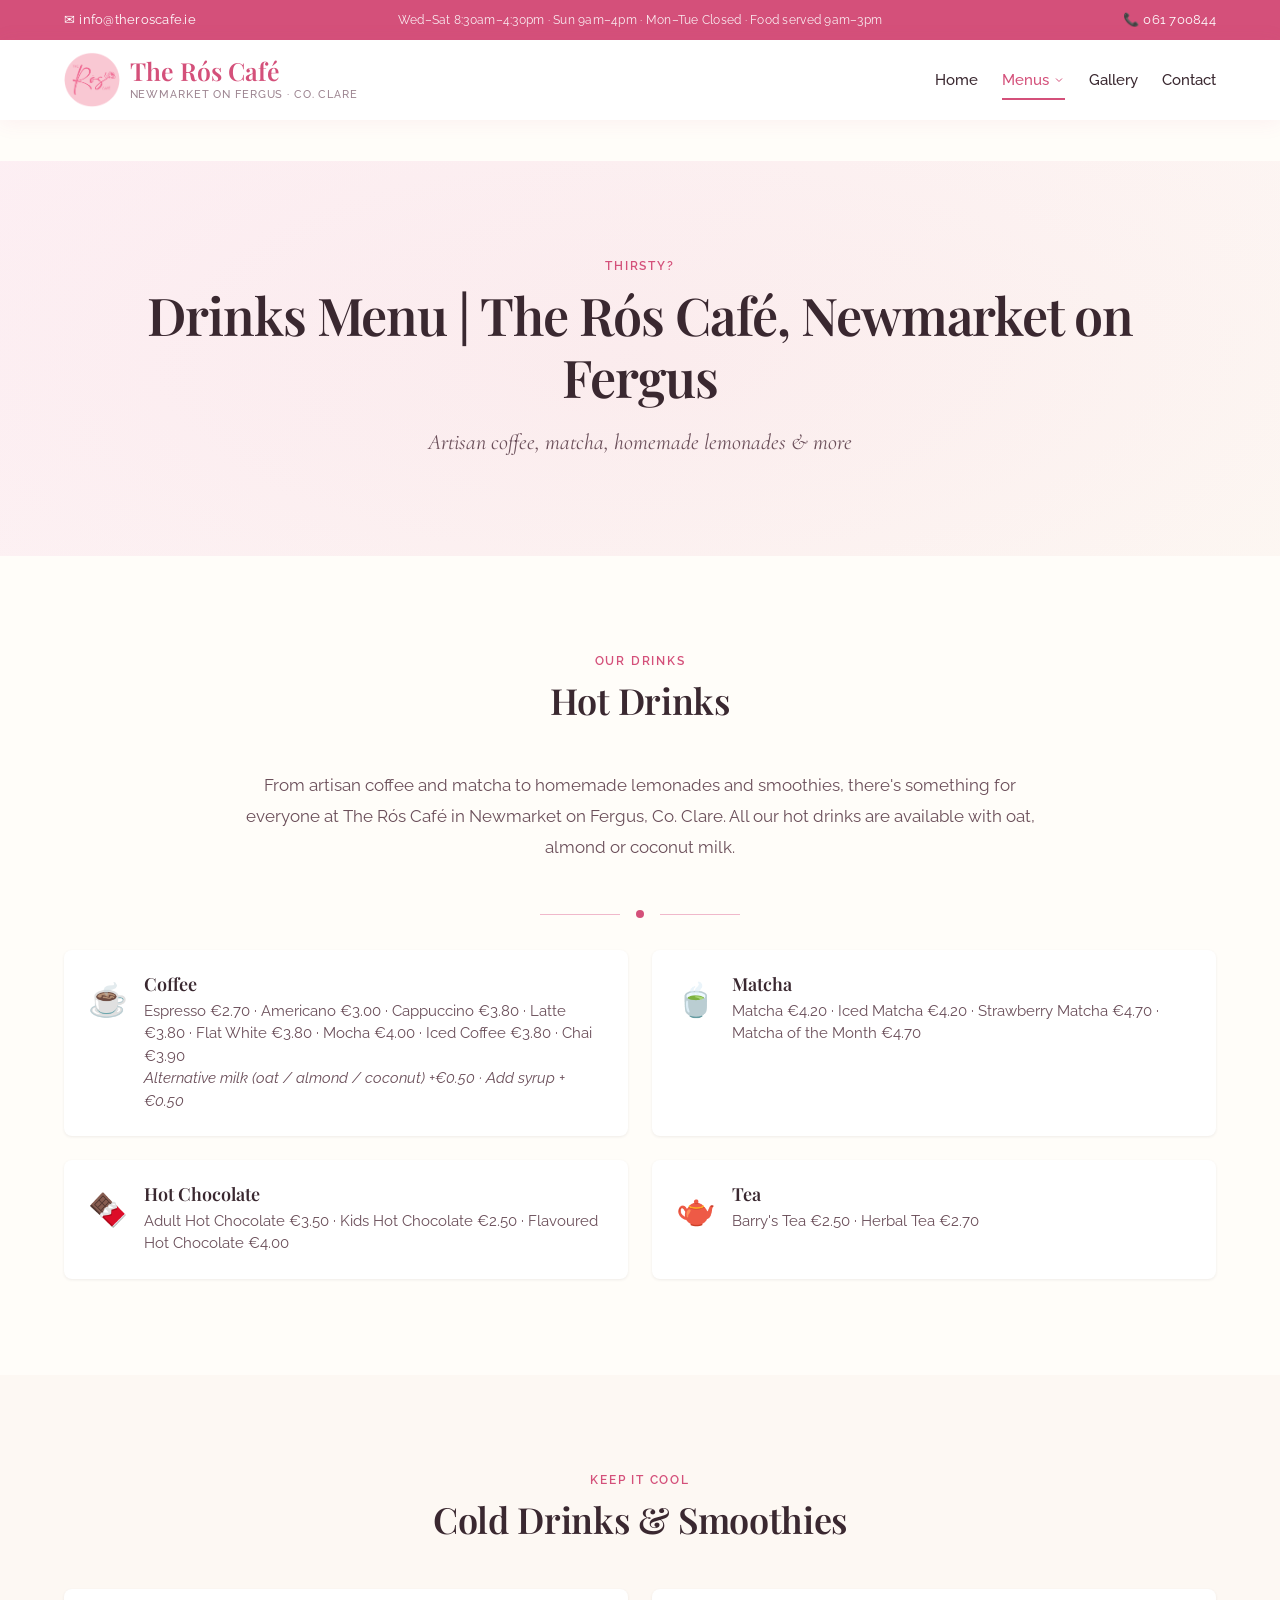
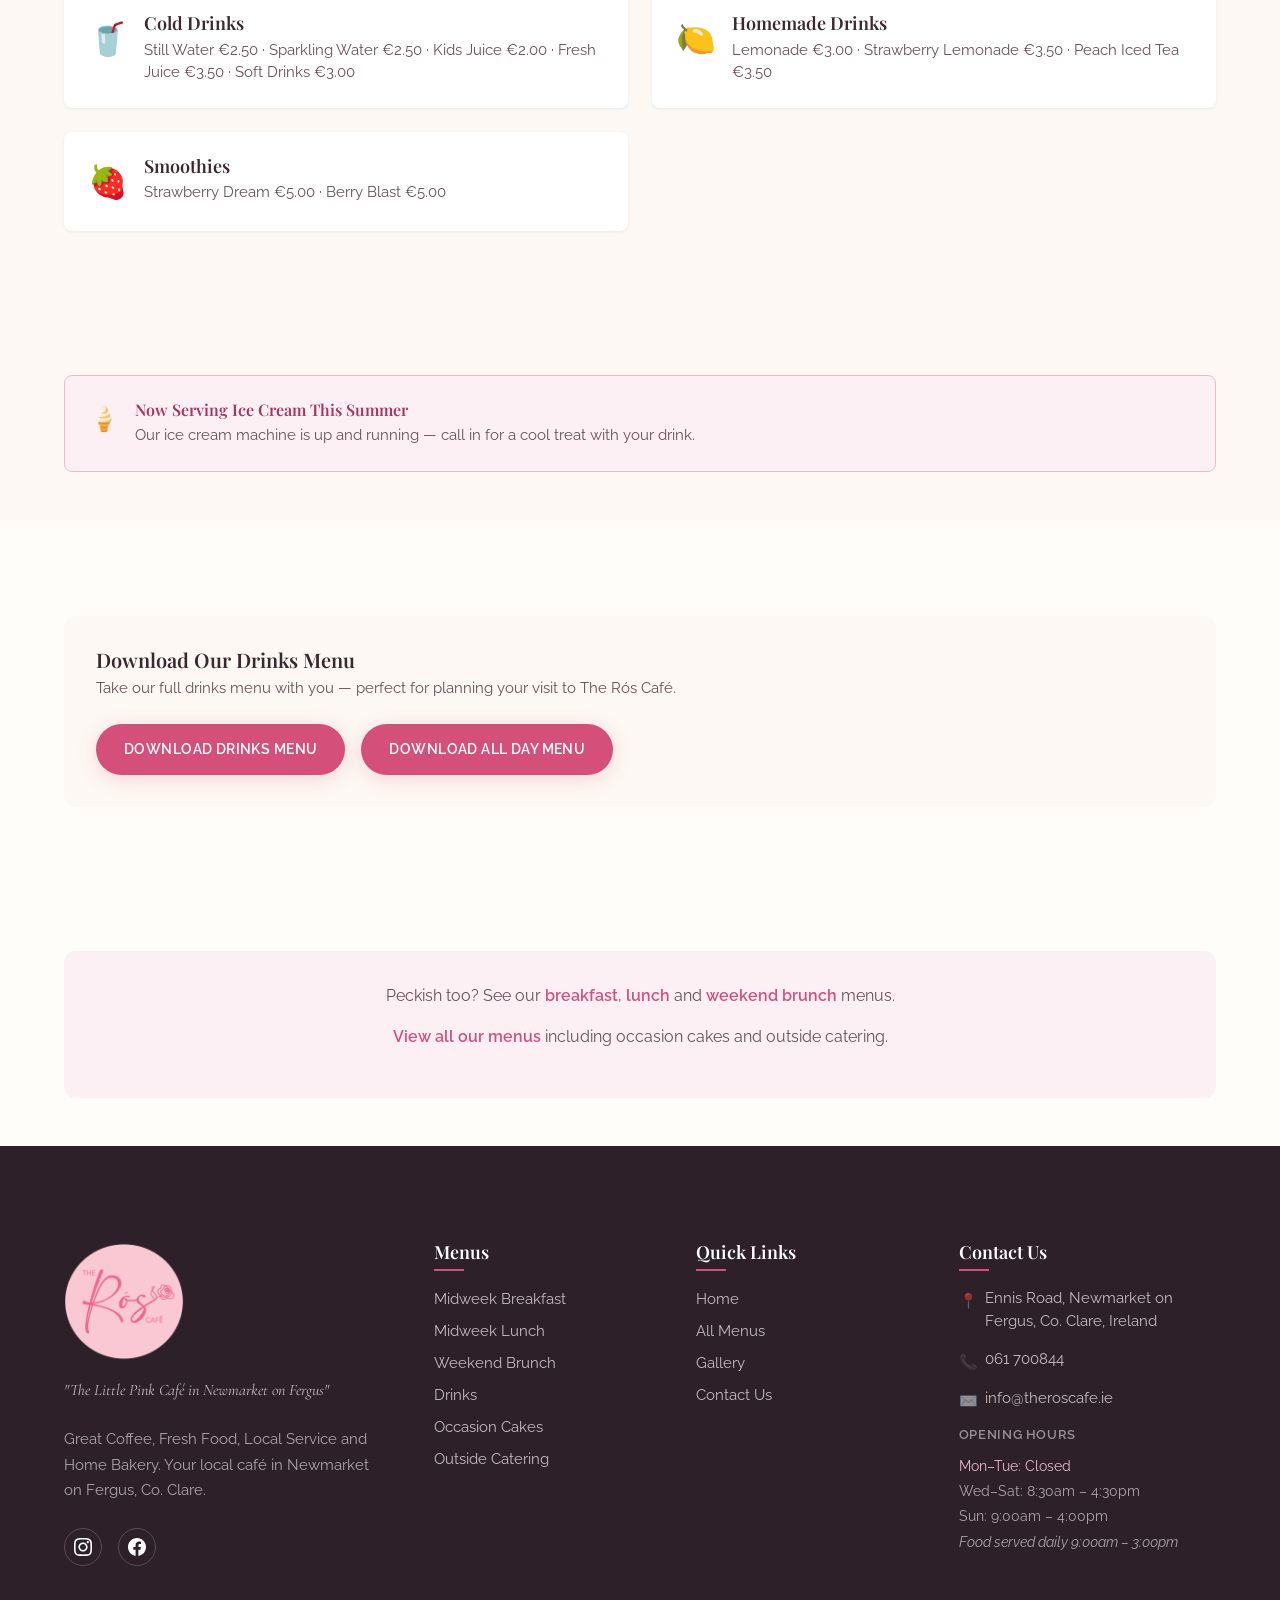
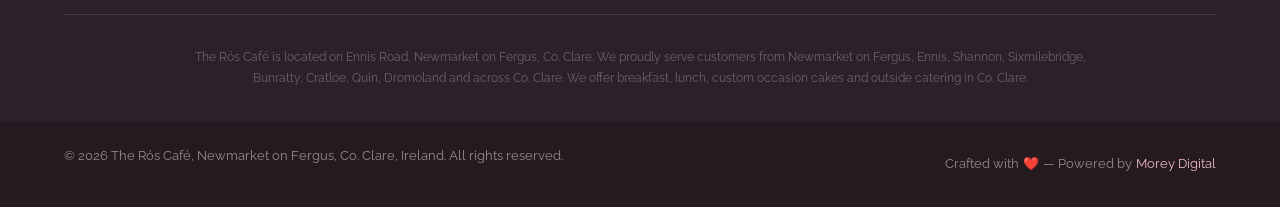
<file: drinks.html>
<!DOCTYPE html>
<html lang="en-IE">
<head>
  <meta charset="UTF-8">
  <meta name="viewport" content="width=device-width, initial-scale=1.0">

  <!-- Favicon -->
  <link rel="icon" type="image/png" href="images/favicon.png">
  <link rel="apple-touch-icon" href="images/logo.png">

  <!-- Primary Meta Tags -->
  <title>Drinks Menu | The Rós Café, Newmarket on Fergus, Co. Clare</title>
  <meta name="description" content="Browse the drinks menu at The Rós Café in Newmarket on Fergus, Co. Clare. Artisan coffee, matcha, hot chocolate, teas, homemade lemonades and smoothies.">
  <meta name="keywords" content="coffee Newmarket on Fergus, café coffee Clare, matcha Clare, hot chocolate Clare, smoothies Clare, homemade lemonade Clare, coffee shop Ennis">

  <!-- Robots & Indexing -->
  <meta name="robots" content="index, follow">
  <meta name="author" content="The Rós Café">

  <!-- Geo Tags -->
  <meta name="geo.region" content="IE-CE">
  <meta name="geo.placename" content="Newmarket on Fergus, Co. Clare, Ireland">
  <meta name="geo.position" content="52.7580;-8.9125">
  <meta name="ICBM" content="52.7580, -8.9125">
  <meta name="language" content="English">

  <!-- Canonical -->
  <link rel="canonical" href="https://theroscafe.ie/drinks.html">

  <!-- Open Graph -->
  <meta property="og:type" content="website">
  <meta property="og:site_name" content="The Rós Café">
  <meta property="og:url" content="https://theroscafe.ie/drinks.html">
  <meta property="og:title" content="Drinks Menu | The Rós Café, Newmarket on Fergus, Co. Clare">
  <meta property="og:description" content="Browse the drinks menu at The Rós Café in Newmarket on Fergus, Co. Clare. Artisan coffee, matcha, hot chocolate, teas, homemade lemonades and smoothies.">
  <meta property="og:image" content="https://theroscafe.ie/images/og-image.jpg">
  <meta property="og:locale" content="en_IE">

  <!-- Twitter Card -->
  <meta name="twitter:card" content="summary_large_image">
  <meta name="twitter:title" content="Drinks Menu | The Rós Café, Newmarket on Fergus, Co. Clare">
  <meta name="twitter:description" content="Browse the drinks menu at The Rós Café in Newmarket on Fergus, Co. Clare. Artisan coffee, matcha, hot chocolate, teas, homemade lemonades and smoothies.">
  <meta name="twitter:image" content="https://theroscafe.ie/images/og-image.jpg">

  <!-- Google Fonts -->
  <link rel="preconnect" href="https://fonts.googleapis.com">
  <link rel="preconnect" href="https://fonts.gstatic.com" crossorigin>
  <link href="https://fonts.googleapis.com/css2?family=Cormorant+Garamond:ital,wght@0,400;0,500;1,400;1,500&family=Playfair+Display:wght@400;500;600;700&family=Raleway:wght@300;400;500;600;700&display=swap" rel="stylesheet">

  <!-- Stylesheets -->
  <link rel="stylesheet" href="css/main.css">
  <link rel="stylesheet" href="css/components.css">
  <link rel="stylesheet" href="css/animations.css">
  <link rel="stylesheet" href="css/nav.css">
  <link rel="stylesheet" href="css/footer.css">

  <!-- Google Analytics 4 -->
  <script async src="https://www.googletagmanager.com/gtag/js?id=G-1W6LHX2RFD"></script>
  <script>
    window.dataLayer = window.dataLayer || [];
    function gtag(){dataLayer.push(arguments);}
    gtag('js', new Date());
    gtag('config', 'G-1W6LHX2RFD');
  </script>

  <!-- Structured Data: FoodService -->
  <script type="application/ld+json">
  {
    "@context": "https://schema.org",
    "@type": "FoodService",
    "name": "Drinks at The Rós Café",
    "description": "Artisan coffee, matcha, hot chocolate, teas, cold drinks, homemade lemonades and smoothies in Newmarket on Fergus, Co. Clare.",
    "provider": { "@type": "CafeOrCoffeeShop", "name": "The Rós Café", "url": "https://theroscafe.ie" },
    "areaServed": "Newmarket on Fergus, Co. Clare",
    "hasOfferCatalog": {
      "@type": "OfferCatalog",
      "name": "Drinks Menu",
      "itemListElement": [
        { "@type": "Offer", "itemOffered": { "@type": "MenuItem", "name": "Artisan Coffee" } },
        { "@type": "Offer", "itemOffered": { "@type": "MenuItem", "name": "Matcha" } },
        { "@type": "Offer", "itemOffered": { "@type": "MenuItem", "name": "Hot Chocolate" } },
        { "@type": "Offer", "itemOffered": { "@type": "MenuItem", "name": "Homemade Lemonade" } },
        { "@type": "Offer", "itemOffered": { "@type": "MenuItem", "name": "Smoothies" } }
      ]
    }
  }
  </script>
</head>
<body data-page="drinks">

  <!-- Top Info Bar -->
  <div class="top-bar">
    <div class="container">
      <div class="top-bar-left">
        <a href="mailto:info@theroscafe.ie" class="top-bar-link" data-track="email">
          <span>✉</span> info@theroscafe.ie
        </a>
      </div>
      <div class="top-bar-center">
        <span class="top-bar-hours">Wed–Sat 8:30am–4:30pm · Sun 9am–4pm · Mon–Tue Closed · Food served 9am–3pm</span>
      </div>
      <div class="top-bar-right">
        <a href="tel:+35361700844" class="top-bar-link" data-track="phone">
          <span>📞</span> 061 700844
        </a>
      </div>
    </div>
  </div>

  <!-- Site Header -->
  <header class="site-header">
    <div class="container">
      <a href="index.html" class="site-logo">
        <img src="images/logo.png" alt="The Rós Café logo" class="site-logo-mark" width="56" height="56">
        <span class="site-logo-text">
          <span class="logo-name">The Rós Café</span>
          <span class="logo-tagline">Newmarket on Fergus · Co. Clare</span>
        </span>
      </a>

      <nav class="main-nav">
        <ul class="nav-list">
          <li class="nav-item">
            <a href="index.html" class="nav-link" data-nav="home">Home</a>
          </li>
          <li class="nav-item dropdown">
            <a href="menus.html" class="nav-link" data-nav="menus">
              Menus
              <svg class="chevron" viewBox="0 0 24 24" fill="none" stroke="currentColor" stroke-width="2">
                <polyline points="6 9 12 15 18 9"></polyline>
              </svg>
            </a>
            <div class="dropdown-menu">
              <a href="breakfast.html" class="dropdown-item" data-nav="breakfast">Midweek Breakfast</a>
              <a href="lunch.html" class="dropdown-item" data-nav="lunch">Midweek Lunch</a>
              <a href="brunch.html" class="dropdown-item" data-nav="brunch">Weekend Brunch</a>
              <a href="drinks.html" class="dropdown-item" data-nav="drinks">Drinks</a>
              <a href="cakes.html" class="dropdown-item" data-nav="cakes">Occasion Cakes</a>
              <a href="catering.html" class="dropdown-item" data-nav="catering">Outside Catering</a>
            </div>
          </li>
          <li class="nav-item">
            <a href="gallery.html" class="nav-link" data-nav="gallery">Gallery</a>
          </li>
          <li class="nav-item">
            <a href="contact.html" class="nav-link" data-nav="contact">Contact</a>
          </li>
        </ul>
      </nav>

      <button class="hamburger" aria-label="Toggle menu" aria-expanded="false">
        <div class="hamburger-lines">
          <span class="hamburger-line"></span>
          <span class="hamburger-line"></span>
          <span class="hamburger-line"></span>
        </div>
      </button>
    </div>
  </header>

  <!-- Mobile Navigation -->
  <nav class="mobile-nav">
    <ul class="mobile-nav-list">
      <li class="mobile-nav-item">
        <a href="index.html" class="mobile-nav-link" data-nav="home">Home</a>
      </li>
      <li class="mobile-nav-item">
        <a href="#" class="mobile-nav-link mobile-dropdown-toggle" data-nav="menus">
          Menus
          <svg class="chevron" viewBox="0 0 24 24" fill="none" stroke="currentColor" stroke-width="2">
            <polyline points="6 9 12 15 18 9"></polyline>
          </svg>
        </a>
        <div class="mobile-dropdown-menu">
          <a href="breakfast.html" class="mobile-dropdown-item" data-nav="breakfast">Midweek Breakfast</a>
          <a href="lunch.html" class="mobile-dropdown-item" data-nav="lunch">Midweek Lunch</a>
          <a href="brunch.html" class="mobile-dropdown-item" data-nav="brunch">Weekend Brunch</a>
          <a href="drinks.html" class="mobile-dropdown-item" data-nav="drinks">Drinks</a>
          <a href="cakes.html" class="mobile-dropdown-item" data-nav="cakes">Occasion Cakes</a>
          <a href="catering.html" class="mobile-dropdown-item" data-nav="catering">Outside Catering</a>
        </div>
      </li>
      <li class="mobile-nav-item">
        <a href="gallery.html" class="mobile-nav-link" data-nav="gallery">Gallery</a>
      </li>
      <li class="mobile-nav-item">
        <a href="contact.html" class="mobile-nav-link" data-nav="contact">Contact</a>
      </li>
    </ul>
    <div class="mobile-nav-contact">
      <div class="mobile-nav-contact-item">
        <span>📞</span>
        <a href="tel:+35361700844" data-track="phone">061 700844</a>
      </div>
      <div class="mobile-nav-contact-item">
        <span>✉</span>
        <a href="mailto:info@theroscafe.ie" data-track="email">info@theroscafe.ie</a>
      </div>
    </div>
    <div class="mobile-nav-social">
      <a href="http://instagram.com/the_ros_cafe" target="_blank" rel="noopener" aria-label="Instagram" data-track="instagram">📷</a>
      <a href="http://facebook.com/theroscafe" target="_blank" rel="noopener" aria-label="Facebook" data-track="facebook">📘</a>
    </div>
  </nav>

  <!-- Main Content -->
  <main>

    <!-- Page Hero -->
    <section class="page-hero">
      <div class="container">
        <span class="eyebrow anim-load">Thirsty?</span>
        <h1 class="anim-load">Drinks Menu | The Rós Café, Newmarket on Fergus</h1>
        <p class="subheading anim-load">Artisan coffee, matcha, homemade lemonades &amp; more</p>
      </div>
    </section>

    <!-- Hot Drinks -->
    <section class="section">
      <div class="container">
        <div class="section-header scroll-reveal">
          <span class="eyebrow">Our Drinks</span>
          <h2>Hot Drinks</h2>
        </div>

        <div class="intro-text scroll-reveal">
          <p>From artisan coffee and matcha to homemade lemonades and smoothies, there's something for everyone at The Rós Café in Newmarket on Fergus, Co. Clare. All our hot drinks are available with oat, almond or coconut milk.</p>
        </div>

        <div class="ornament">
          <div class="ornament-line"></div>
          <div class="ornament-dot"></div>
          <div class="ornament-line"></div>
        </div>

        <div class="menu-grid scroll-reveal stagger-children">
          <article class="menu-item">
            <div class="menu-item-icon">☕</div>
            <div class="menu-item-content">
              <h3 class="menu-item-name">Coffee</h3>
              <p class="menu-item-desc">
                Espresso €2.70 · Americano €3.00 · Cappuccino €3.80 · Latte €3.80 · Flat White €3.80 · Mocha €4.00 · Iced Coffee €3.80 · Chai €3.90<br>
                <em>Alternative milk (oat / almond / coconut) +€0.50 · Add syrup +€0.50</em>
              </p>
            </div>
          </article>

          <article class="menu-item">
            <div class="menu-item-icon">🍵</div>
            <div class="menu-item-content">
              <h3 class="menu-item-name">Matcha</h3>
              <p class="menu-item-desc">Matcha €4.20 · Iced Matcha €4.20 · Strawberry Matcha €4.70 · Matcha of the Month €4.70</p>
            </div>
          </article>

          <article class="menu-item">
            <div class="menu-item-icon">🍫</div>
            <div class="menu-item-content">
              <h3 class="menu-item-name">Hot Chocolate</h3>
              <p class="menu-item-desc">Adult Hot Chocolate €3.50 · Kids Hot Chocolate €2.50 · Flavoured Hot Chocolate €4.00</p>
            </div>
          </article>

          <article class="menu-item">
            <div class="menu-item-icon">🫖</div>
            <div class="menu-item-content">
              <h3 class="menu-item-name">Tea</h3>
              <p class="menu-item-desc">Barry's Tea €2.50 · Herbal Tea €2.70</p>
            </div>
          </article>
        </div>
      </div>
    </section>

    <!-- Cold Drinks -->
    <section class="section bg-cream">
      <div class="container">
        <div class="section-header scroll-reveal">
          <span class="eyebrow">Keep It Cool</span>
          <h2>Cold Drinks &amp; Smoothies</h2>
        </div>

        <div class="menu-grid scroll-reveal stagger-children">
          <article class="menu-item">
            <div class="menu-item-icon">🥤</div>
            <div class="menu-item-content">
              <h3 class="menu-item-name">Cold Drinks</h3>
              <p class="menu-item-desc">Still Water €2.50 · Sparkling Water €2.50 · Kids Juice €2.00 · Fresh Juice €3.50 · Soft Drinks €3.00</p>
            </div>
          </article>

          <article class="menu-item">
            <div class="menu-item-icon">🍋</div>
            <div class="menu-item-content">
              <h3 class="menu-item-name">Homemade Drinks</h3>
              <p class="menu-item-desc">Lemonade €3.00 · Strawberry Lemonade €3.50 · Peach Iced Tea €3.50</p>
            </div>
          </article>

          <article class="menu-item">
            <div class="menu-item-icon">🍓</div>
            <div class="menu-item-content">
              <h3 class="menu-item-name">Smoothies</h3>
              <p class="menu-item-desc">Strawberry Dream €5.00 · Berry Blast €5.00</p>
            </div>
          </article>
        </div>
      </div>
    </section>

    <!-- Ice Cream Notice -->
    <section class="section-sm bg-cream">
      <div class="container">
        <div class="notice scroll-reveal">
          <div class="notice-icon">🍦</div>
          <div class="notice-content">
            <h3>Now Serving Ice Cream This Summer</h3>
            <p>Our ice cream machine is up and running — call in for a cool treat with your drink.</p>
          </div>
        </div>
      </div>
    </section>

    <!-- Download CTA -->
    <section class="section">
      <div class="container">
        <div class="download-cta scroll-reveal">
          <div class="download-cta-content">
            <h3>Download Our Drinks Menu</h3>
            <p>Take our full drinks menu with you — perfect for planning your visit to The Rós Café.</p>
          </div>
          <div class="btn-group">
            <a href="menus/ros-cafe-drinks-menu.jpg" target="_blank" rel="noopener" class="btn btn-pink" data-track="pdf-drinks">
              Download Drinks Menu
            </a>
            <a href="menus/ros-cafe-all-day-menu.jpg" target="_blank" rel="noopener" class="btn btn-pink" data-track="pdf-all-day">
              Download All Day Menu
            </a>
          </div>
        </div>
      </div>
    </section>

    <!-- Cross Links -->
    <section class="section-sm">
      <div class="container">
        <div class="cross-links scroll-reveal">
          <p>Peckish too? See our <a href="breakfast.html">breakfast</a>, <a href="lunch.html">lunch</a> and <a href="brunch.html">weekend brunch</a> menus.</p>
          <p class="mt-md"><a href="menus.html">View all our menus</a> including occasion cakes and outside catering.</p>
        </div>
      </div>
    </section>

  </main>

  <!-- Site Footer -->
  <footer class="site-footer">
    <div class="container">
      <div class="footer-grid">
        <!-- Brand Column -->
        <div class="footer-col footer-brand">
          <img src="images/logo.png" alt="The Rós Café" class="footer-logo-img">
          <p class="footer-tagline">"The Little Pink Café in Newmarket on Fergus"</p>
          <p class="footer-description">Great Coffee, Fresh Food, Local Service and Home Bakery. Your local café in Newmarket on Fergus, Co. Clare.</p>
          <div class="footer-social">
            <a href="http://instagram.com/the_ros_cafe" target="_blank" rel="noopener" class="social-icon" aria-label="Follow us on Instagram" data-track="instagram">
              <svg viewBox="0 0 24 24" fill="currentColor"><path d="M12 2.163c3.204 0 3.584.012 4.85.07 3.252.148 4.771 1.691 4.919 4.919.058 1.265.069 1.645.069 4.849 0 3.205-.012 3.584-.069 4.849-.149 3.225-1.664 4.771-4.919 4.919-1.266.058-1.644.07-4.85.07-3.204 0-3.584-.012-4.849-.07-3.26-.149-4.771-1.699-4.919-4.92-.058-1.265-.07-1.644-.07-4.849 0-3.204.013-3.583.07-4.849.149-3.227 1.664-4.771 4.919-4.919 1.266-.057 1.645-.069 4.849-.069zm0-2.163c-3.259 0-3.667.014-4.947.072-4.358.2-6.78 2.618-6.98 6.98-.059 1.281-.073 1.689-.073 4.948 0 3.259.014 3.668.072 4.948.2 4.358 2.618 6.78 6.98 6.98 1.281.058 1.689.072 4.948.072 3.259 0 3.668-.014 4.948-.072 4.354-.2 6.782-2.618 6.979-6.98.059-1.28.073-1.689.073-4.948 0-3.259-.014-3.667-.072-4.947-.196-4.354-2.617-6.78-6.979-6.98-1.281-.059-1.69-.073-4.949-.073zm0 5.838c-3.403 0-6.162 2.759-6.162 6.162s2.759 6.163 6.162 6.163 6.162-2.759 6.162-6.163c0-3.403-2.759-6.162-6.162-6.162zm0 10.162c-2.209 0-4-1.79-4-4 0-2.209 1.791-4 4-4s4 1.791 4 4c0 2.21-1.791 4-4 4zm6.406-11.845c-.796 0-1.441.645-1.441 1.44s.645 1.44 1.441 1.44c.795 0 1.439-.645 1.439-1.44s-.644-1.44-1.439-1.44z"/></svg>
            </a>
            <a href="http://facebook.com/theroscafe" target="_blank" rel="noopener" class="social-icon" aria-label="Follow us on Facebook" data-track="facebook">
              <svg viewBox="0 0 24 24" fill="currentColor"><path d="M24 12.073c0-6.627-5.373-12-12-12s-12 5.373-12 12c0 5.99 4.388 10.954 10.125 11.854v-8.385H7.078v-3.47h3.047V9.43c0-3.007 1.792-4.669 4.533-4.669 1.312 0 2.686.235 2.686.235v2.953H15.83c-1.491 0-1.956.925-1.956 1.874v2.25h3.328l-.532 3.47h-2.796v8.385C19.612 23.027 24 18.062 24 12.073z"/></svg>
            </a>
          </div>
        </div>

        <!-- Menus Column -->
        <div class="footer-col">
          <h4 class="footer-col-title">Menus</h4>
          <nav class="footer-nav">
            <a href="breakfast.html" class="footer-nav-link">Midweek Breakfast</a>
            <a href="lunch.html" class="footer-nav-link">Midweek Lunch</a>
            <a href="brunch.html" class="footer-nav-link">Weekend Brunch</a>
            <a href="drinks.html" class="footer-nav-link">Drinks</a>
            <a href="cakes.html" class="footer-nav-link">Occasion Cakes</a>
            <a href="catering.html" class="footer-nav-link">Outside Catering</a>
          </nav>
        </div>

        <!-- Quick Links Column -->
        <div class="footer-col">
          <h4 class="footer-col-title">Quick Links</h4>
          <nav class="footer-nav">
            <a href="index.html" class="footer-nav-link">Home</a>
            <a href="menus.html" class="footer-nav-link">All Menus</a>
            <a href="gallery.html" class="footer-nav-link">Gallery</a>
            <a href="contact.html" class="footer-nav-link">Contact Us</a>
          </nav>
        </div>

        <!-- Contact Column -->
        <div class="footer-col">
          <h4 class="footer-col-title">Contact Us</h4>
          <div class="footer-contact">
            <div class="footer-contact-item">
              <span class="icon">📍</span>
              <span>Ennis Road, Newmarket on Fergus, Co. Clare, Ireland</span>
            </div>
            <div class="footer-contact-item">
              <span class="icon">📞</span>
              <a href="tel:+35361700844" data-track="phone">061 700844</a>
            </div>
            <div class="footer-contact-item">
              <span class="icon">✉️</span>
              <a href="mailto:info@theroscafe.ie" data-track="email">info@theroscafe.ie</a>
            </div>
          </div>
          <div class="footer-hours">
            <p class="footer-hours-title">Opening Hours</p>
            <div class="footer-hours-list">
              <span class="footer-hours-closed">Mon–Tue: Closed</span><br>
              Wed–Sat: 8:30am – 4:30pm<br>
              Sun: 9:00am – 4:00pm<br>
              <em>Food served daily 9:00am – 3:00pm</em>
            </div>
          </div>
        </div>
      </div>

      <!-- Local SEO Paragraph -->
      <div class="footer-seo">
        <p>The Rós Café is located on Ennis Road, Newmarket on Fergus, Co. Clare. We proudly serve customers from Newmarket on Fergus, Ennis, Shannon, Sixmilebridge, Bunratty, Cratloe, Quin, Dromoland and across Co. Clare. We offer breakfast, lunch, custom occasion cakes and outside catering in Co. Clare.</p>
      </div>
    </div>

    <!-- Bottom Bar -->
    <div class="footer-bottom">
      <div class="container">
        <p class="footer-copyright">
          © <span class="footer-year"></span> The Rós Café, Newmarket on Fergus, Co. Clare, Ireland. All rights reserved.
        </p>
        <p class="footer-credit">
          Crafted with <span class="heart">❤️</span> — Powered by <a href="https://moreydigital.ie" target="_blank" rel="noopener">Morey Digital</a>
        </p>
      </div>
    </div>
  </footer>

  <!-- JavaScript -->
  <script src="js/main.js" defer></script>
  <script src="js/nav.js" defer></script>
  <script src="js/animations.js" defer></script>
  <script src="js/analytics.js" defer></script>

</body>
</html>
</file>
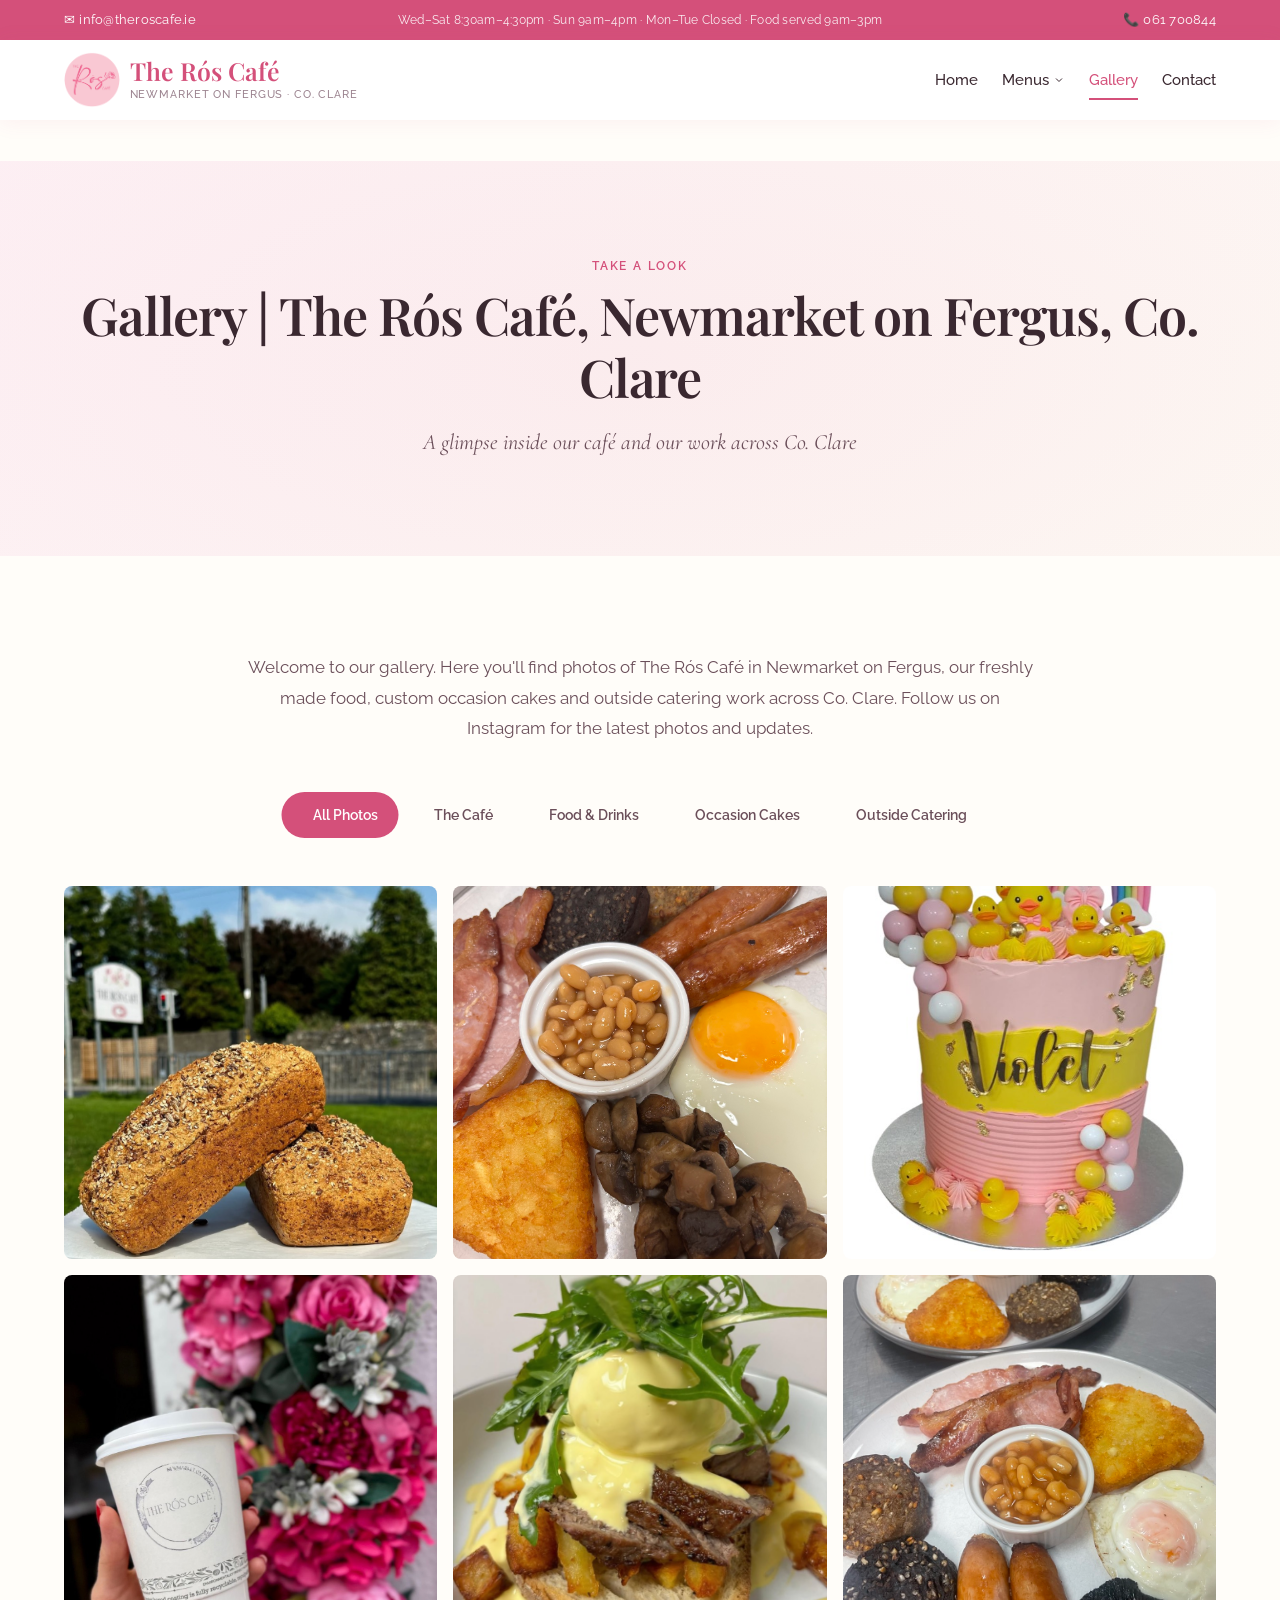
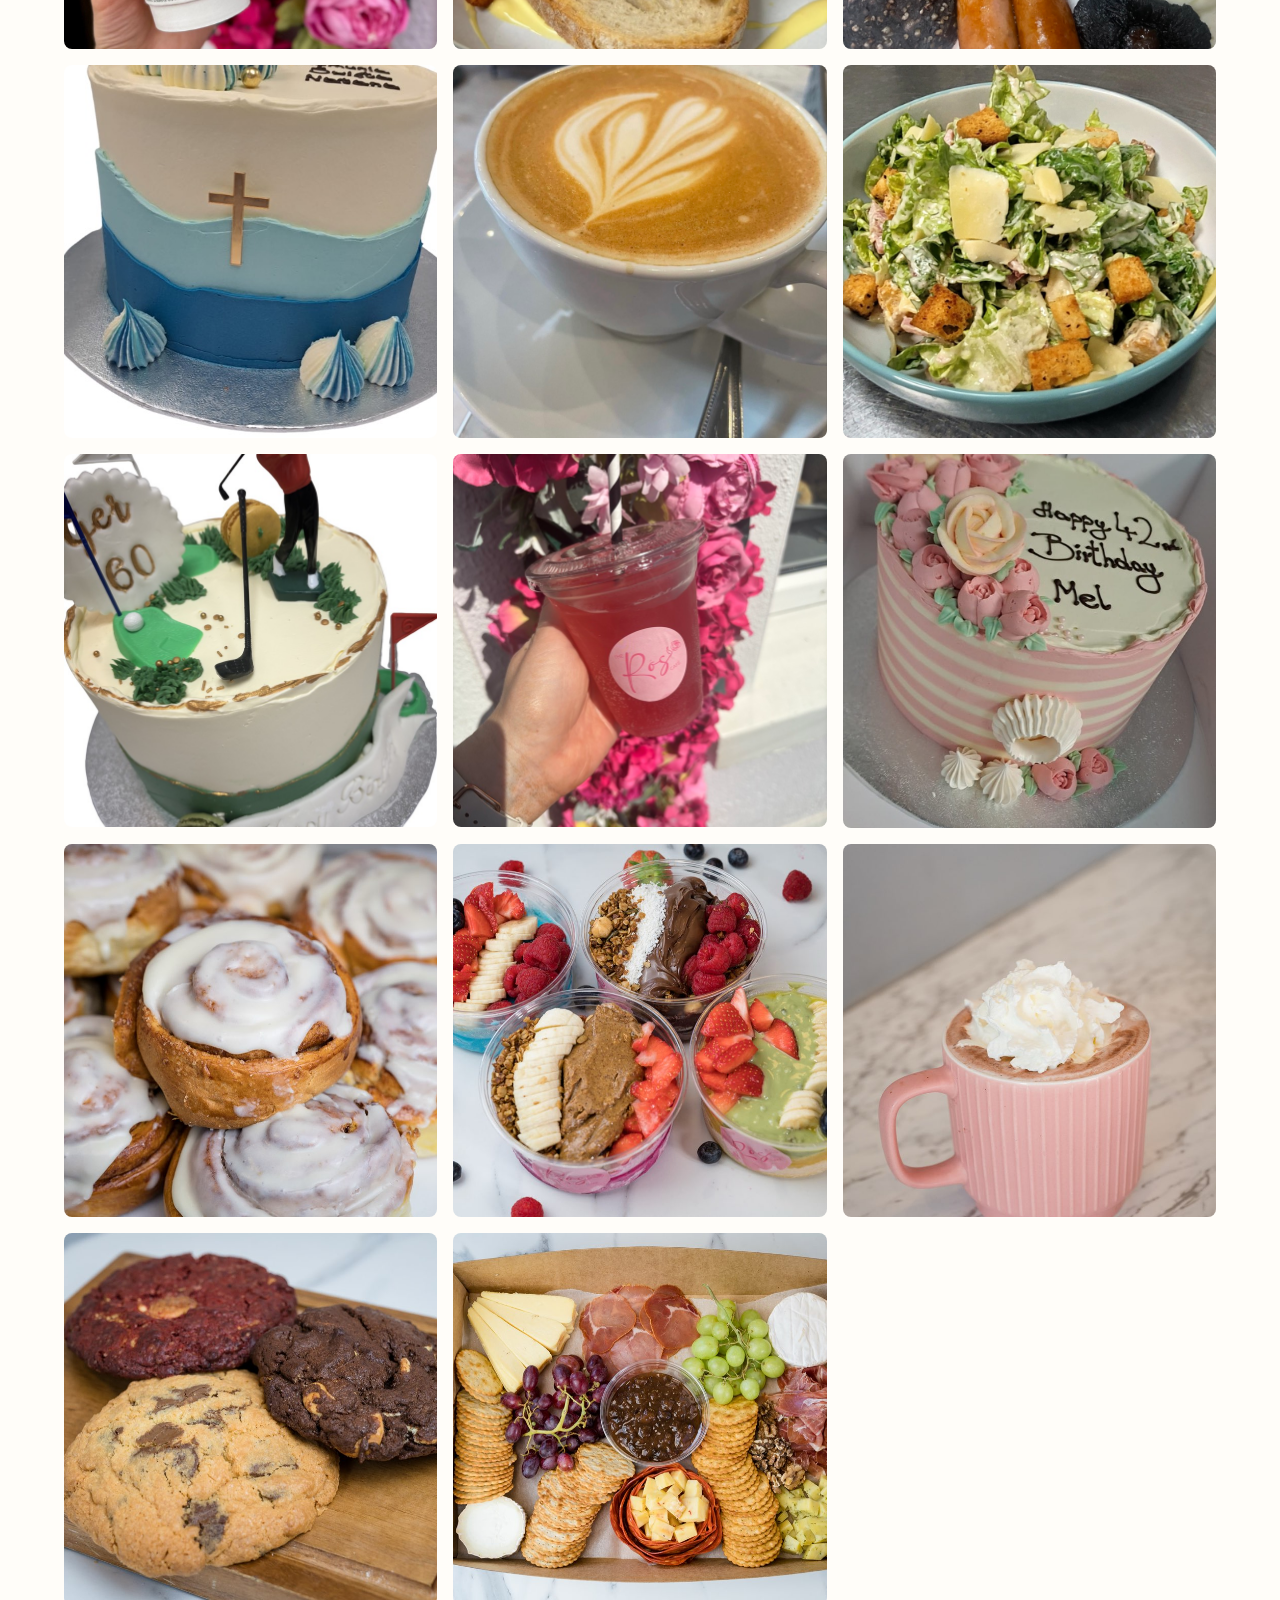
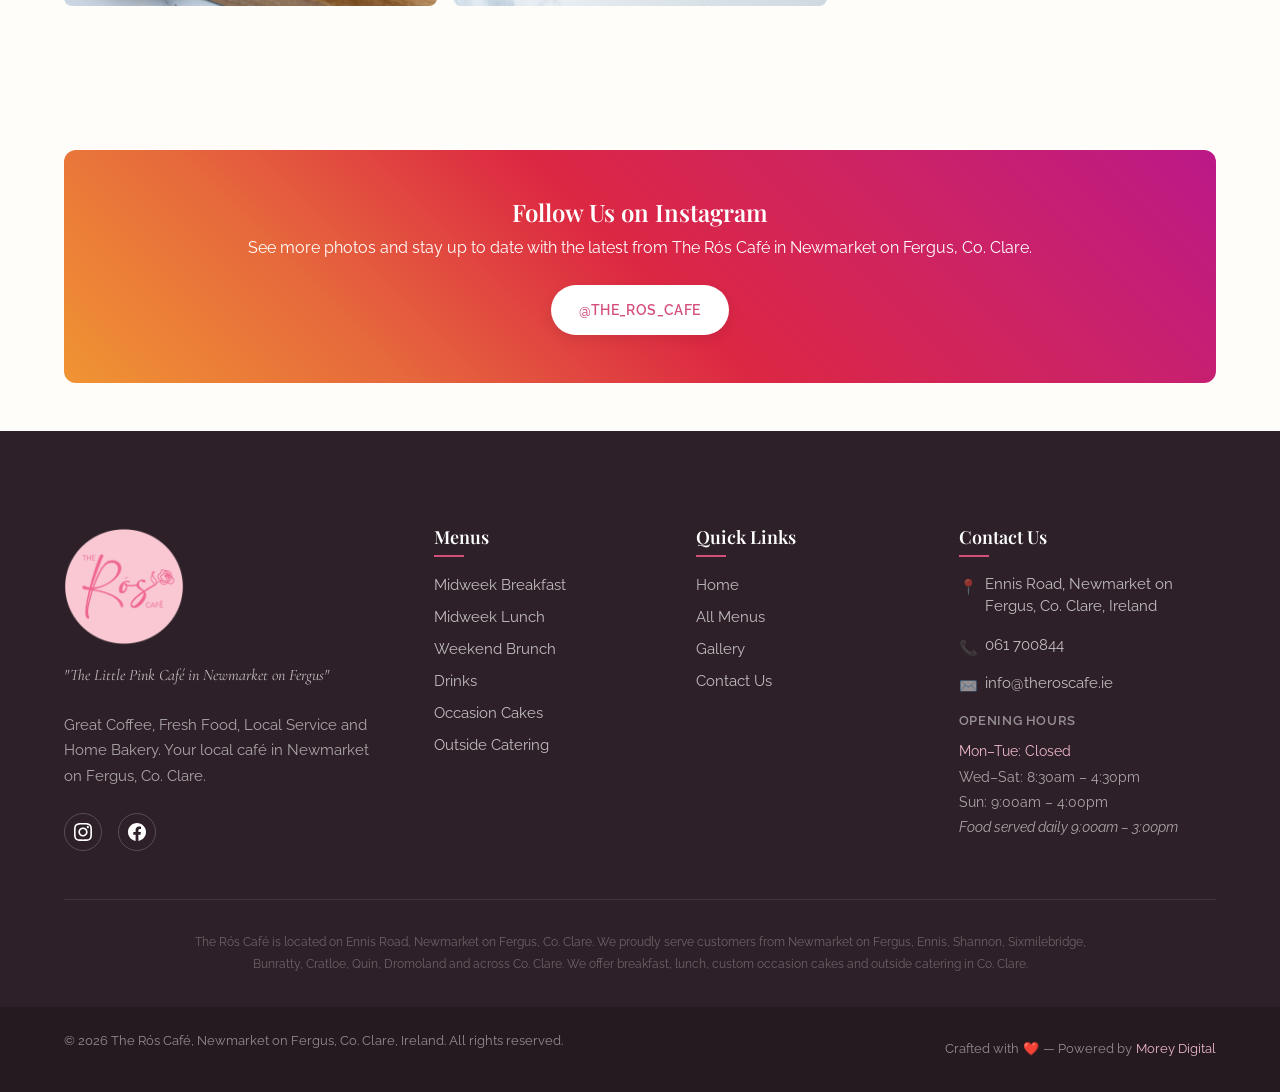
<file: gallery.html>
<!DOCTYPE html>
<html lang="en-IE">
<head>
  <meta charset="UTF-8">
  <meta name="viewport" content="width=device-width, initial-scale=1.0">

  <!-- Favicon -->
  <link rel="icon" type="image/png" href="images/favicon.png">
  <link rel="apple-touch-icon" href="images/logo.png">

  <!-- Primary Meta Tags -->
  <title>Gallery | The Rós Café, Newmarket on Fergus, Co. Clare</title>
  <meta name="description" content="Photo gallery of The Rós Café in Newmarket on Fergus, Co. Clare — our café, food, occasion cakes and outside catering work across Co. Clare.">
  <meta name="keywords" content="café photos Clare, occasion cakes photos Clare, catering photos Clare, The Rós Café gallery">

  <!-- Robots & Indexing -->
  <meta name="robots" content="index, follow">
  <meta name="author" content="The Rós Café">

  <!-- Geo Tags -->
  <meta name="geo.region" content="IE-CE">
  <meta name="geo.placename" content="Newmarket on Fergus, Co. Clare, Ireland">
  <meta name="geo.position" content="52.7580;-8.9125">
  <meta name="ICBM" content="52.7580, -8.9125">
  <meta name="language" content="English">

  <!-- Canonical -->
  <link rel="canonical" href="https://theroscafe.ie/gallery.html">

  <!-- Open Graph -->
  <meta property="og:type" content="website">
  <meta property="og:site_name" content="The Rós Café">
  <meta property="og:url" content="https://theroscafe.ie/gallery.html">
  <meta property="og:title" content="Gallery | The Rós Café, Newmarket on Fergus, Co. Clare">
  <meta property="og:description" content="Photo gallery of The Rós Café in Newmarket on Fergus, Co. Clare — our café, food, occasion cakes and outside catering work across Co. Clare.">
  <meta property="og:image" content="https://theroscafe.ie/images/og-image.jpg">
  <meta property="og:locale" content="en_IE">

  <!-- Twitter Card -->
  <meta name="twitter:card" content="summary_large_image">
  <meta name="twitter:title" content="Gallery | The Rós Café, Newmarket on Fergus, Co. Clare">
  <meta name="twitter:description" content="Photo gallery of The Rós Café in Newmarket on Fergus, Co. Clare — our café, food, occasion cakes and outside catering work across Co. Clare.">
  <meta name="twitter:image" content="https://theroscafe.ie/images/og-image.jpg">

  <!-- Google Fonts -->
  <link rel="preconnect" href="https://fonts.googleapis.com">
  <link rel="preconnect" href="https://fonts.gstatic.com" crossorigin>
  <link href="https://fonts.googleapis.com/css2?family=Cormorant+Garamond:ital,wght@0,400;0,500;1,400;1,500&family=Playfair+Display:wght@400;500;600;700&family=Raleway:wght@300;400;500;600;700&display=swap" rel="stylesheet">

  <!-- Stylesheets -->
  <link rel="stylesheet" href="css/main.css">
  <link rel="stylesheet" href="css/components.css">
  <link rel="stylesheet" href="css/animations.css">
  <link rel="stylesheet" href="css/nav.css">
  <link rel="stylesheet" href="css/footer.css">

  <!-- Google Analytics 4 -->
  <script async src="https://www.googletagmanager.com/gtag/js?id=G-1W6LHX2RFD"></script>
  <script>
    window.dataLayer = window.dataLayer || [];
    function gtag(){dataLayer.push(arguments);}
    gtag('js', new Date());
    gtag('config', 'G-1W6LHX2RFD');
  </script>
</head>
<body data-page="gallery">

  <!-- Top Info Bar -->
  <div class="top-bar">
    <div class="container">
      <div class="top-bar-left">
        <a href="mailto:info@theroscafe.ie" class="top-bar-link" data-track="email">
          <span>✉</span> info@theroscafe.ie
        </a>
      </div>
      <div class="top-bar-center">
        <span class="top-bar-hours">Wed–Sat 8:30am–4:30pm · Sun 9am–4pm · Mon–Tue Closed · Food served 9am–3pm</span>
      </div>
      <div class="top-bar-right">
        <a href="tel:+35361700844" class="top-bar-link" data-track="phone">
          <span>📞</span> 061 700844
        </a>
      </div>
    </div>
  </div>

  <!-- Site Header -->
  <header class="site-header">
    <div class="container">
      <a href="index.html" class="site-logo">
        <img src="images/logo.png" alt="The Rós Café logo" class="site-logo-mark" width="56" height="56">
        <span class="site-logo-text">
          <span class="logo-name">The Rós Café</span>
          <span class="logo-tagline">Newmarket on Fergus · Co. Clare</span>
        </span>
      </a>

      <nav class="main-nav">
        <ul class="nav-list">
          <li class="nav-item">
            <a href="index.html" class="nav-link" data-nav="home">Home</a>
          </li>
          <li class="nav-item dropdown">
            <a href="menus.html" class="nav-link" data-nav="menus">
              Menus
              <svg class="chevron" viewBox="0 0 24 24" fill="none" stroke="currentColor" stroke-width="2">
                <polyline points="6 9 12 15 18 9"></polyline>
              </svg>
            </a>
            <div class="dropdown-menu">
              <a href="breakfast.html" class="dropdown-item" data-nav="breakfast">Midweek Breakfast</a>
              <a href="lunch.html" class="dropdown-item" data-nav="lunch">Midweek Lunch</a>
              <a href="brunch.html" class="dropdown-item" data-nav="brunch">Weekend Brunch</a>
              <a href="drinks.html" class="dropdown-item" data-nav="drinks">Drinks</a>
              <a href="cakes.html" class="dropdown-item" data-nav="cakes">Occasion Cakes</a>
              <a href="catering.html" class="dropdown-item" data-nav="catering">Outside Catering</a>
            </div>
          </li>
          <li class="nav-item">
            <a href="gallery.html" class="nav-link" data-nav="gallery">Gallery</a>
          </li>
          <li class="nav-item">
            <a href="contact.html" class="nav-link" data-nav="contact">Contact</a>
          </li>
        </ul>
      </nav>

      <button class="hamburger" aria-label="Toggle menu" aria-expanded="false">
        <div class="hamburger-lines">
          <span class="hamburger-line"></span>
          <span class="hamburger-line"></span>
          <span class="hamburger-line"></span>
        </div>
      </button>
    </div>
  </header>

  <!-- Mobile Navigation -->
  <nav class="mobile-nav">
    <ul class="mobile-nav-list">
      <li class="mobile-nav-item">
        <a href="index.html" class="mobile-nav-link" data-nav="home">Home</a>
      </li>
      <li class="mobile-nav-item">
        <a href="#" class="mobile-nav-link mobile-dropdown-toggle" data-nav="menus">
          Menus
          <svg class="chevron" viewBox="0 0 24 24" fill="none" stroke="currentColor" stroke-width="2">
            <polyline points="6 9 12 15 18 9"></polyline>
          </svg>
        </a>
        <div class="mobile-dropdown-menu">
          <a href="breakfast.html" class="mobile-dropdown-item" data-nav="breakfast">Midweek Breakfast</a>
          <a href="lunch.html" class="mobile-dropdown-item" data-nav="lunch">Midweek Lunch</a>
          <a href="brunch.html" class="mobile-dropdown-item" data-nav="brunch">Weekend Brunch</a>
          <a href="drinks.html" class="mobile-dropdown-item" data-nav="drinks">Drinks</a>
          <a href="cakes.html" class="mobile-dropdown-item" data-nav="cakes">Occasion Cakes</a>
          <a href="catering.html" class="mobile-dropdown-item" data-nav="catering">Outside Catering</a>
        </div>
      </li>
      <li class="mobile-nav-item">
        <a href="gallery.html" class="mobile-nav-link" data-nav="gallery">Gallery</a>
      </li>
      <li class="mobile-nav-item">
        <a href="contact.html" class="mobile-nav-link" data-nav="contact">Contact</a>
      </li>
    </ul>
    <div class="mobile-nav-contact">
      <div class="mobile-nav-contact-item">
        <span>📞</span>
        <a href="tel:+35361700844" data-track="phone">061 700844</a>
      </div>
      <div class="mobile-nav-contact-item">
        <span>✉</span>
        <a href="mailto:info@theroscafe.ie" data-track="email">info@theroscafe.ie</a>
      </div>
    </div>
    <div class="mobile-nav-social">
      <a href="http://instagram.com/the_ros_cafe" target="_blank" rel="noopener" aria-label="Instagram" data-track="instagram">📷</a>
      <a href="http://facebook.com/theroscafe" target="_blank" rel="noopener" aria-label="Facebook" data-track="facebook">📘</a>
    </div>
  </nav>

  <!-- Main Content -->
  <main>

    <!-- Page Hero -->
    <section class="page-hero">
      <div class="container">
        <span class="eyebrow anim-load">Take a Look</span>
        <h1 class="anim-load">Gallery | The Rós Café, Newmarket on Fergus, Co. Clare</h1>
        <p class="subheading anim-load">A glimpse inside our café and our work across Co. Clare</p>
      </div>
    </section>

    <!-- Gallery Section -->
    <section class="section">
      <div class="container">
        <div class="intro-text scroll-reveal">
          <p>Welcome to our gallery. Here you'll find photos of The Rós Café in Newmarket on Fergus, our freshly made food, custom occasion cakes and outside catering work across Co. Clare. Follow us on Instagram for the latest photos and updates.</p>
        </div>

        <!-- Gallery Tabs -->
        <div class="gallery-tabs scroll-reveal">
          <div class="tab-pill"></div>
          <button class="gallery-tab is-active" data-tab="all">All Photos</button>
          <button class="gallery-tab" data-tab="cafe">The Café</button>
          <button class="gallery-tab" data-tab="food">Food & Drinks</button>
          <button class="gallery-tab" data-tab="cakes">Occasion Cakes</button>
          <button class="gallery-tab" data-tab="catering">Outside Catering</button>
        </div>

        <!-- Gallery Content -->
        <div class="gallery-content scroll-reveal">

          <!-- All Photos -->
          <div class="gallery-panel is-active" data-panel="all">
            <div class="gallery-grid stagger-children">
              <div class="gallery-item">
                <img src="images/cafe-1.jpg" alt="The Rós Café exterior signage and fresh soda bread, Ennis Road, Newmarket on Fergus, Co. Clare" loading="lazy">
              </div>
              <div class="gallery-item">
                <img src="images/hero.jpg" alt="Traditional full Irish breakfast at The Rós Café, Newmarket on Fergus" loading="lazy">
              </div>
              <div class="gallery-item">
                <img src="images/cake-10.jpg" alt="Rainbow and duck themed birthday cake by The Rós Café, Co. Clare" loading="lazy">
              </div>
              <div class="gallery-item">
                <img src="images/story.jpg" alt="The Rós Café branded coffee against the signature pink floral wall, Newmarket on Fergus" loading="lazy">
              </div>
              <div class="gallery-item">
                <img src="images/food-1.jpg" alt="Steak and egg on sourdough at The Rós Café, Co. Clare" loading="lazy">
              </div>
              <div class="gallery-item">
                <img src="images/catering-2.jpg" alt="Outside catering platters by The Rós Café across Co. Clare" loading="lazy">
              </div>
              <div class="gallery-item">
                <img src="images/cake-12.jpg" alt="Blue ombre communion cake with gold cross by The Rós Café, Co. Clare" loading="lazy">
              </div>
              <div class="gallery-item">
                <img src="images/coffee-1.jpg" alt="Barista coffee with latte art at The Rós Café, Newmarket on Fergus" loading="lazy">
              </div>
              <div class="gallery-item">
                <img src="images/food-3.jpg" alt="Freshly made Caesar salad at The Rós Café, Co. Clare" loading="lazy">
              </div>
              <div class="gallery-item">
                <img src="images/cake-9.jpg" alt="60th birthday golf-themed cake by The Rós Café, Newmarket on Fergus" loading="lazy">
              </div>
              <div class="gallery-item">
                <img src="images/drink-1.jpg" alt="The Rós Café 'Rosie' iced drink against the pink floral wall, Co. Clare" loading="lazy">
              </div>
              <div class="gallery-item">
                <img src="images/cake-3.jpg" alt="Pink buttercream cake with roses by The Rós Café, Co. Clare" loading="lazy">
              </div>
              <div class="gallery-item">
                <img src="images/treat-cinnamon-rolls.jpg" alt="Freshly baked cinnamon rolls with cream cheese icing at The Rós Café, Newmarket on Fergus" width="1100" height="732" loading="lazy">
              </div>
              <div class="gallery-item">
                <img src="images/bowl-selection-1.jpg" alt="Selection of fresh smoothie and açaí bowls at The Rós Café, Newmarket on Fergus" width="1100" height="732" loading="lazy">
              </div>
              <div class="gallery-item">
                <img src="images/drink-hot-chocolate-2.jpg" alt="Hot chocolate with fresh cream at The Rós Café, Newmarket on Fergus" width="732" height="1100" loading="lazy">
              </div>
              <div class="gallery-item">
                <img src="images/treat-scone-jam-cream-3.jpg" alt="Scone filled with jam and fresh cream at The Rós Café, Newmarket on Fergus" width="1100" height="732" loading="lazy">
              </div>
              <div class="gallery-item">
                <img src="images/catering-grazing-box-1.jpg" alt="Catering grazing box with cheeses, cured meats, crackers and grapes by The Rós Café, Co. Clare" width="1100" height="732" loading="lazy">
              </div>
            </div>
          </div>

          <!-- The Café -->
          <div class="gallery-panel" data-panel="cafe">
            <div class="gallery-grid stagger-children">
              <div class="gallery-item">
                <img src="images/cafe-1.jpg" alt="The Rós Café exterior signage, Ennis Road, Newmarket on Fergus, Co. Clare" loading="lazy">
              </div>
              <div class="gallery-item">
                <img src="images/story.jpg" alt="Inside The Rós Café — signature pink floral wall, Newmarket on Fergus" loading="lazy">
              </div>
              <div class="gallery-item">
                <img src="images/coffee-2.jpg" alt="Coffee in a pink mug at The Rós Café, Newmarket on Fergus, Co. Clare" loading="lazy">
              </div>
              <div class="gallery-item">
                <img src="images/drink-1.jpg" alt="The Rós Café 'Rosie' iced drink against the pink floral wall, Co. Clare" loading="lazy">
              </div>
            </div>
          </div>

          <!-- Food & Drinks -->
          <div class="gallery-panel" data-panel="food">
            <div class="gallery-grid stagger-children">
              <div class="gallery-item">
                <img src="images/hero.jpg" alt="Traditional full Irish breakfast at The Rós Café, Newmarket on Fergus" loading="lazy">
              </div>
              <div class="gallery-item">
                <img src="images/food-6.jpg" alt="Freshly cooked breakfast at The Rós Café, Newmarket on Fergus" loading="lazy">
              </div>
              <div class="gallery-item">
                <img src="images/food-1.jpg" alt="Steak and egg on sourdough at The Rós Café, Co. Clare" loading="lazy">
              </div>
              <div class="gallery-item">
                <img src="images/food-2.jpg" alt="Halloumi and poached egg on sourdough at The Rós Café, Newmarket on Fergus" loading="lazy">
              </div>
              <div class="gallery-item">
                <img src="images/food-10.jpg" alt="Halloumi and poached egg on toasted sourdough at The Rós Café, Co. Clare" loading="lazy">
              </div>
              <div class="gallery-item">
                <img src="images/food-7.jpg" alt="Pesto and feta on toasted sourdough at The Rós Café, Co. Clare" loading="lazy">
              </div>
              <div class="gallery-item">
                <img src="images/food-3.jpg" alt="Freshly made Caesar salad at The Rós Café, Co. Clare" loading="lazy">
              </div>
              <div class="gallery-item">
                <img src="images/food-4.jpg" alt="Loaded breakfast bagel at The Rós Café, Newmarket on Fergus" loading="lazy">
              </div>
              <div class="gallery-item">
                <img src="images/food-5.jpg" alt="Freshly made chicken wrap with chips at The Rós Café, Co. Clare" loading="lazy">
              </div>
              <div class="gallery-item">
                <img src="images/food-8.jpg" alt="Toasted melt with crisps at The Rós Café, Co. Clare" loading="lazy">
              </div>
              <div class="gallery-item">
                <img src="images/food-9.jpg" alt="Freshly baked sausage rolls at The Rós Café, Newmarket on Fergus" loading="lazy">
              </div>
              <div class="gallery-item">
                <img src="images/coffee-1.jpg" alt="Barista coffee with latte art at The Rós Café, Newmarket on Fergus" loading="lazy">
              </div>
              <div class="gallery-item">
                <img src="images/coffee-3.jpg" alt="Iced latte at The Rós Café, Co. Clare" loading="lazy">
              </div>
              <div class="gallery-item">
                <img src="images/drink-2.jpg" alt="Iced matcha at The Rós Café, Newmarket on Fergus" loading="lazy">
              </div>
              <div class="gallery-item">
                <img src="images/treat-cinnamon-rolls.jpg" alt="Freshly baked cinnamon rolls with cream cheese icing at The Rós Café, Newmarket on Fergus" width="1100" height="732" loading="lazy">
              </div>
              <div class="gallery-item">
                <img src="images/treat-almond-croissant.jpg" alt="Almond croissants at The Rós Café, Newmarket on Fergus" width="732" height="1100" loading="lazy">
              </div>
              <div class="gallery-item">
                <img src="images/treat-almond-tart-1.jpg" alt="Almond Bakewell tarts at The Rós Café, Co. Clare" width="732" height="1100" loading="lazy">
              </div>
              <div class="gallery-item">
                <img src="images/treat-almond-tart-2.jpg" alt="Almond tarts on a wooden board at The Rós Café, Newmarket on Fergus" width="1100" height="732" loading="lazy">
              </div>
              <div class="gallery-item">
                <img src="images/treat-almond-tart-3.jpg" alt="Freshly baked almond tarts at The Rós Café, Co. Clare" width="1100" height="732" loading="lazy">
              </div>
              <div class="gallery-item">
                <img src="images/treat-almond-slice.jpg" alt="Almond slices dusted with icing sugar at The Rós Café, Co. Clare" width="732" height="1100" loading="lazy">
              </div>
              <div class="gallery-item">
                <img src="images/treat-berry-muffin-1.jpg" alt="Mixed berry crumble muffins at The Rós Café, Newmarket on Fergus" width="1100" height="732" loading="lazy">
              </div>
              <div class="gallery-item">
                <img src="images/treat-berry-muffin-2.jpg" alt="Berry crumble muffins on a wooden board at The Rós Café, Co. Clare" width="732" height="1100" loading="lazy">
              </div>
              <div class="gallery-item">
                <img src="images/treat-cream-bun-1.jpg" alt="Cream-filled buns dusted with icing sugar at The Rós Café, Co. Clare" width="732" height="1100" loading="lazy">
              </div>
              <div class="gallery-item">
                <img src="images/treat-cream-bun-2.jpg" alt="Fresh cream buns at The Rós Café, Newmarket on Fergus" width="732" height="1100" loading="lazy">
              </div>
              <div class="gallery-item">
                <img src="images/treat-fruit-scone-1.jpg" alt="Freshly baked fruit scones at The Rós Café, Newmarket on Fergus" width="732" height="1100" loading="lazy">
              </div>
              <div class="gallery-item">
                <img src="images/treat-plain-scone.jpg" alt="Freshly baked plain scones at The Rós Café, Co. Clare" width="1100" height="732" loading="lazy">
              </div>
              <div class="gallery-item">
                <img src="images/treat-scone-jam-cream-1.jpg" alt="Fruit scone with jam and cream at The Rós Café, Newmarket on Fergus" width="1100" height="732" loading="lazy">
              </div>
              <div class="gallery-item">
                <img src="images/treat-scone-jam-cream-2.jpg" alt="Scone with raspberry jam and cream at The Rós Café, Co. Clare" width="732" height="1100" loading="lazy">
              </div>
              <div class="gallery-item">
                <img src="images/treat-scone-jam-cream-3.jpg" alt="Scone filled with jam and fresh cream at The Rós Café, Newmarket on Fergus" width="1100" height="732" loading="lazy">
              </div>
              <div class="gallery-item">
                <img src="images/food-sausage-roll-1.jpg" alt="Freshly baked sausage roll with relish at The Rós Café, Newmarket on Fergus" width="732" height="1100" loading="lazy">
              </div>
              <div class="gallery-item">
                <img src="images/food-sausage-roll-2.jpg" alt="Sausage roll with a Rós Café coffee at The Rós Café, Co. Clare" width="732" height="1100" loading="lazy">
              </div>
              <div class="gallery-item">
                <img src="images/treat-cookies.jpg" alt="Freshly baked cookies with coffee at The Rós Café, Co. Clare" width="1100" height="732" loading="lazy">
              </div>
              <div class="gallery-item">
                <img src="images/treat-tiffin.jpg" alt="Chocolate biscuit cake and caramel slices at The Rós Café, Co. Clare" width="732" height="1100" loading="lazy">
              </div>
              <div class="gallery-item">
                <img src="images/treat-traybakes.jpg" alt="Selection of traybakes — caramel slice, rocky road and flapjack at The Rós Café, Co. Clare" width="1100" height="732" loading="lazy">
              </div>
              <div class="gallery-item">
                <img src="images/bowl-smoothie-1.jpg" alt="Smoothie bowl with strawberries, banana and blueberries at The Rós Café, Newmarket on Fergus" width="732" height="1100" loading="lazy">
              </div>
              <div class="gallery-item">
                <img src="images/bowl-smoothie-2.jpg" alt="Fresh smoothie bowls at The Rós Café, Co. Clare" width="1100" height="732" loading="lazy">
              </div>
              <div class="gallery-item">
                <img src="images/bowl-acai-1.jpg" alt="Dragonfruit açaí bowl with granola, banana and almond butter at The Rós Café, Co. Clare" width="732" height="1100" loading="lazy">
              </div>
              <div class="gallery-item">
                <img src="images/bowl-acai-2.jpg" alt="Açaí bowl with banana, almond butter and fresh berries at The Rós Café, Newmarket on Fergus" width="1100" height="732" loading="lazy">
              </div>
              <div class="gallery-item">
                <img src="images/bowl-acai-3.jpg" alt="Açaí bowl with granola, coconut and fresh raspberries at The Rós Café, Co. Clare" width="732" height="1100" loading="lazy">
              </div>
              <div class="gallery-item">
                <img src="images/bowl-selection-1.jpg" alt="Selection of fresh smoothie and açaí bowls at The Rós Café, Newmarket on Fergus" width="1100" height="732" loading="lazy">
              </div>
              <div class="gallery-item">
                <img src="images/bowl-selection-2.jpg" alt="Range of açaí and smoothie bowls at The Rós Café, Co. Clare" width="1100" height="732" loading="lazy">
              </div>
              <div class="gallery-item">
                <img src="images/drink-hot-chocolate-1.jpg" alt="Hot chocolate with fresh cream and mint crisp at The Rós Café, Co. Clare" width="732" height="1100" loading="lazy">
              </div>
              <div class="gallery-item">
                <img src="images/drink-hot-chocolate-2.jpg" alt="Hot chocolate with fresh cream at The Rós Café, Newmarket on Fergus" width="732" height="1100" loading="lazy">
              </div>
              <div class="gallery-item">
                <img src="images/drink-hot-chocolate-3.jpg" alt="Hot chocolates with fresh cream and crushed toppings at The Rós Café, Co. Clare" width="732" height="1100" loading="lazy">
              </div>
            </div>
          </div>

          <!-- Occasion Cakes -->
          <div class="gallery-panel" data-panel="cakes">
            <div class="gallery-grid stagger-children">
              <div class="gallery-item">
                <img src="images/cake-1.jpg" alt="Two-tier communion cake by The Rós Café, Co. Clare" loading="lazy">
              </div>
              <div class="gallery-item">
                <img src="images/cake-12.jpg" alt="Blue ombre communion cake with gold cross by The Rós Café, Co. Clare" loading="lazy">
              </div>
              <div class="gallery-item">
                <img src="images/cake-13.jpg" alt="Two-tier mint green communion cake by The Rós Café, Newmarket on Fergus" loading="lazy">
              </div>
              <div class="gallery-item">
                <img src="images/cake-16.jpg" alt="Communion cake with pink and gold detail by The Rós Café, Co. Clare" loading="lazy">
              </div>
              <div class="gallery-item">
                <img src="images/cake-7.jpg" alt="Communion cake with pink roses by The Rós Café, Co. Clare" loading="lazy">
              </div>
              <div class="gallery-item">
                <img src="images/cake-5.jpg" alt="Christening cake with gold cross by The Rós Café, Newmarket on Fergus" loading="lazy">
              </div>
              <div class="gallery-item">
                <img src="images/cake-9.jpg" alt="60th birthday golf-themed cake by The Rós Café, Co. Clare" loading="lazy">
              </div>
              <div class="gallery-item">
                <img src="images/cake-10.jpg" alt="Rainbow and duck themed birthday cake by The Rós Café, Newmarket on Fergus" loading="lazy">
              </div>
              <div class="gallery-item">
                <img src="images/cake-11.jpg" alt="Safari animal first birthday cake by The Rós Café, Co. Clare" loading="lazy">
              </div>
              <div class="gallery-item">
                <img src="images/cake-14.jpg" alt="18th birthday cake with pink roses by The Rós Café, Co. Clare" loading="lazy">
              </div>
              <div class="gallery-item">
                <img src="images/cake-2.jpg" alt="Custom blue watercolour teddy birthday cake by The Rós Café, Co. Clare" loading="lazy">
              </div>
              <div class="gallery-item">
                <img src="images/cake-8.jpg" alt="Pink birthday cake by The Rós Café, Newmarket on Fergus" loading="lazy">
              </div>
              <div class="gallery-item">
                <img src="images/cake-3.jpg" alt="Pink buttercream cake with roses by The Rós Café, Co. Clare" loading="lazy">
              </div>
              <div class="gallery-item">
                <img src="images/cake-4.jpg" alt="White cake with pink roses and gold lettering by The Rós Café, Co. Clare" loading="lazy">
              </div>
              <div class="gallery-item">
                <img src="images/cake-6.jpg" alt="Congratulations celebration cake by The Rós Café, Co. Clare" loading="lazy">
              </div>
              <div class="gallery-item">
                <img src="images/cake-15.jpg" alt="Engagement cake with macarons by The Rós Café, Newmarket on Fergus" loading="lazy">
              </div>
              <div class="gallery-item">
                <img src="images/cake-17.jpg" alt="Congratulations celebration cake by The Rós Café, Co. Clare" loading="lazy">
              </div>
              <div class="gallery-item">
                <img src="images/cake-18.jpg" alt="White wedding cake with fresh flowers by The Rós Café, Co. Clare" loading="lazy">
              </div>
              <div class="gallery-item">
                <img src="images/cake-19.jpg" alt="Disco-themed birthday cake by The Rós Café, Newmarket on Fergus, Co. Clare" loading="lazy">
              </div>
            </div>
          </div>

          <!-- Outside Catering -->
          <div class="gallery-panel" data-panel="catering">
            <div class="gallery-grid stagger-children">
              <div class="gallery-item">
                <img src="images/catering-2.jpg" alt="Outside catering platters by The Rós Café across Co. Clare" loading="lazy">
              </div>
              <div class="gallery-item">
                <img src="images/hero.jpg" alt="Hot food prepared for catering by The Rós Café, Newmarket on Fergus" loading="lazy">
              </div>
              <div class="gallery-item">
                <img src="images/food-9.jpg" alt="Sausage rolls and finger food for catering by The Rós Café, Co. Clare" loading="lazy">
              </div>
              <div class="gallery-item">
                <img src="images/food-1.jpg" alt="Catering dish plated by The Rós Café, Co. Clare" loading="lazy">
              </div>
              <div class="gallery-item">
                <img src="images/catering-grazing-box-1.jpg" alt="Catering grazing box with cheeses, cured meats, crackers and grapes by The Rós Café, Co. Clare" width="1100" height="732" loading="lazy">
              </div>
              <div class="gallery-item">
                <img src="images/catering-grazing-box-2.jpg" alt="Grazing box with brie, prosciutto, crackers and grapes by The Rós Café, Newmarket on Fergus" width="1100" height="732" loading="lazy">
              </div>
              <div class="gallery-item">
                <img src="images/catering-treat-box-1.jpg" alt="Festive treat box with mince pies, gingerbread and traybakes by The Rós Café, Co. Clare" width="1100" height="732" loading="lazy">
              </div>
              <div class="gallery-item">
                <img src="images/catering-treat-box-2.jpg" alt="Catering treat box of mince pies, gingerbread and shortbread by The Rós Café, Newmarket on Fergus" width="1100" height="732" loading="lazy">
              </div>
            </div>
          </div>

        </div>
      </div>
    </section>

    <!-- Instagram CTA -->
    <section class="section-sm">
      <div class="container">
        <div class="instagram-cta scroll-reveal">
          <h3>Follow Us on Instagram</h3>
          <p>See more photos and stay up to date with the latest from The Rós Café in Newmarket on Fergus, Co. Clare.</p>
          <a href="http://instagram.com/the_ros_cafe" target="_blank" rel="noopener" class="btn btn-white" data-track="instagram">
            @the_ros_cafe
          </a>
        </div>
      </div>
    </section>

  </main>

  <!-- Site Footer -->
  <footer class="site-footer">
    <div class="container">
      <div class="footer-grid">
        <!-- Brand Column -->
        <div class="footer-col footer-brand">
          <img src="images/logo.png" alt="The Rós Café" class="footer-logo-img">
          <p class="footer-tagline">"The Little Pink Café in Newmarket on Fergus"</p>
          <p class="footer-description">Great Coffee, Fresh Food, Local Service and Home Bakery. Your local café in Newmarket on Fergus, Co. Clare.</p>
          <div class="footer-social">
            <a href="http://instagram.com/the_ros_cafe" target="_blank" rel="noopener" class="social-icon" aria-label="Follow us on Instagram" data-track="instagram">
              <svg viewBox="0 0 24 24" fill="currentColor"><path d="M12 2.163c3.204 0 3.584.012 4.85.07 3.252.148 4.771 1.691 4.919 4.919.058 1.265.069 1.645.069 4.849 0 3.205-.012 3.584-.069 4.849-.149 3.225-1.664 4.771-4.919 4.919-1.266.058-1.644.07-4.85.07-3.204 0-3.584-.012-4.849-.07-3.26-.149-4.771-1.699-4.919-4.92-.058-1.265-.07-1.644-.07-4.849 0-3.204.013-3.583.07-4.849.149-3.227 1.664-4.771 4.919-4.919 1.266-.057 1.645-.069 4.849-.069zm0-2.163c-3.259 0-3.667.014-4.947.072-4.358.2-6.78 2.618-6.98 6.98-.059 1.281-.073 1.689-.073 4.948 0 3.259.014 3.668.072 4.948.2 4.358 2.618 6.78 6.98 6.98 1.281.058 1.689.072 4.948.072 3.259 0 3.668-.014 4.948-.072 4.354-.2 6.782-2.618 6.979-6.98.059-1.28.073-1.689.073-4.948 0-3.259-.014-3.667-.072-4.947-.196-4.354-2.617-6.78-6.979-6.98-1.281-.059-1.69-.073-4.949-.073zm0 5.838c-3.403 0-6.162 2.759-6.162 6.162s2.759 6.163 6.162 6.163 6.162-2.759 6.162-6.163c0-3.403-2.759-6.162-6.162-6.162zm0 10.162c-2.209 0-4-1.79-4-4 0-2.209 1.791-4 4-4s4 1.791 4 4c0 2.21-1.791 4-4 4zm6.406-11.845c-.796 0-1.441.645-1.441 1.44s.645 1.44 1.441 1.44c.795 0 1.439-.645 1.439-1.44s-.644-1.44-1.439-1.44z"/></svg>
            </a>
            <a href="http://facebook.com/theroscafe" target="_blank" rel="noopener" class="social-icon" aria-label="Follow us on Facebook" data-track="facebook">
              <svg viewBox="0 0 24 24" fill="currentColor"><path d="M24 12.073c0-6.627-5.373-12-12-12s-12 5.373-12 12c0 5.99 4.388 10.954 10.125 11.854v-8.385H7.078v-3.47h3.047V9.43c0-3.007 1.792-4.669 4.533-4.669 1.312 0 2.686.235 2.686.235v2.953H15.83c-1.491 0-1.956.925-1.956 1.874v2.25h3.328l-.532 3.47h-2.796v8.385C19.612 23.027 24 18.062 24 12.073z"/></svg>
            </a>
          </div>
        </div>

        <!-- Menus Column -->
        <div class="footer-col">
          <h4 class="footer-col-title">Menus</h4>
          <nav class="footer-nav">
            <a href="breakfast.html" class="footer-nav-link">Midweek Breakfast</a>
            <a href="lunch.html" class="footer-nav-link">Midweek Lunch</a>
            <a href="brunch.html" class="footer-nav-link">Weekend Brunch</a>
            <a href="drinks.html" class="footer-nav-link">Drinks</a>
            <a href="cakes.html" class="footer-nav-link">Occasion Cakes</a>
            <a href="catering.html" class="footer-nav-link">Outside Catering</a>
          </nav>
        </div>

        <!-- Quick Links Column -->
        <div class="footer-col">
          <h4 class="footer-col-title">Quick Links</h4>
          <nav class="footer-nav">
            <a href="index.html" class="footer-nav-link">Home</a>
            <a href="menus.html" class="footer-nav-link">All Menus</a>
            <a href="gallery.html" class="footer-nav-link">Gallery</a>
            <a href="contact.html" class="footer-nav-link">Contact Us</a>
          </nav>
        </div>

        <!-- Contact Column -->
        <div class="footer-col">
          <h4 class="footer-col-title">Contact Us</h4>
          <div class="footer-contact">
            <div class="footer-contact-item">
              <span class="icon">📍</span>
              <span>Ennis Road, Newmarket on Fergus, Co. Clare, Ireland</span>
            </div>
            <div class="footer-contact-item">
              <span class="icon">📞</span>
              <a href="tel:+35361700844" data-track="phone">061 700844</a>
            </div>
            <div class="footer-contact-item">
              <span class="icon">✉️</span>
              <a href="mailto:info@theroscafe.ie" data-track="email">info@theroscafe.ie</a>
            </div>
          </div>
          <div class="footer-hours">
            <p class="footer-hours-title">Opening Hours</p>
            <div class="footer-hours-list">
              <span class="footer-hours-closed">Mon–Tue: Closed</span><br>
              Wed–Sat: 8:30am – 4:30pm<br>
              Sun: 9:00am – 4:00pm<br>
              <em>Food served daily 9:00am – 3:00pm</em>
            </div>
          </div>
        </div>
      </div>

      <!-- Local SEO Paragraph -->
      <div class="footer-seo">
        <p>The Rós Café is located on Ennis Road, Newmarket on Fergus, Co. Clare. We proudly serve customers from Newmarket on Fergus, Ennis, Shannon, Sixmilebridge, Bunratty, Cratloe, Quin, Dromoland and across Co. Clare. We offer breakfast, lunch, custom occasion cakes and outside catering in Co. Clare.</p>
      </div>
    </div>

    <!-- Bottom Bar -->
    <div class="footer-bottom">
      <div class="container">
        <p class="footer-copyright">
          © <span class="footer-year"></span> The Rós Café, Newmarket on Fergus, Co. Clare, Ireland. All rights reserved.
        </p>
        <p class="footer-credit">
          Crafted with <span class="heart">❤️</span> — Powered by <a href="https://moreydigital.ie" target="_blank" rel="noopener">Morey Digital</a>
        </p>
      </div>
    </div>
  </footer>

  <!-- JavaScript -->
  <script src="js/main.js" defer></script>
  <script src="js/nav.js" defer></script>
  <script src="js/animations.js" defer></script>
  <script src="js/analytics.js" defer></script>

</body>
</html>
</file>
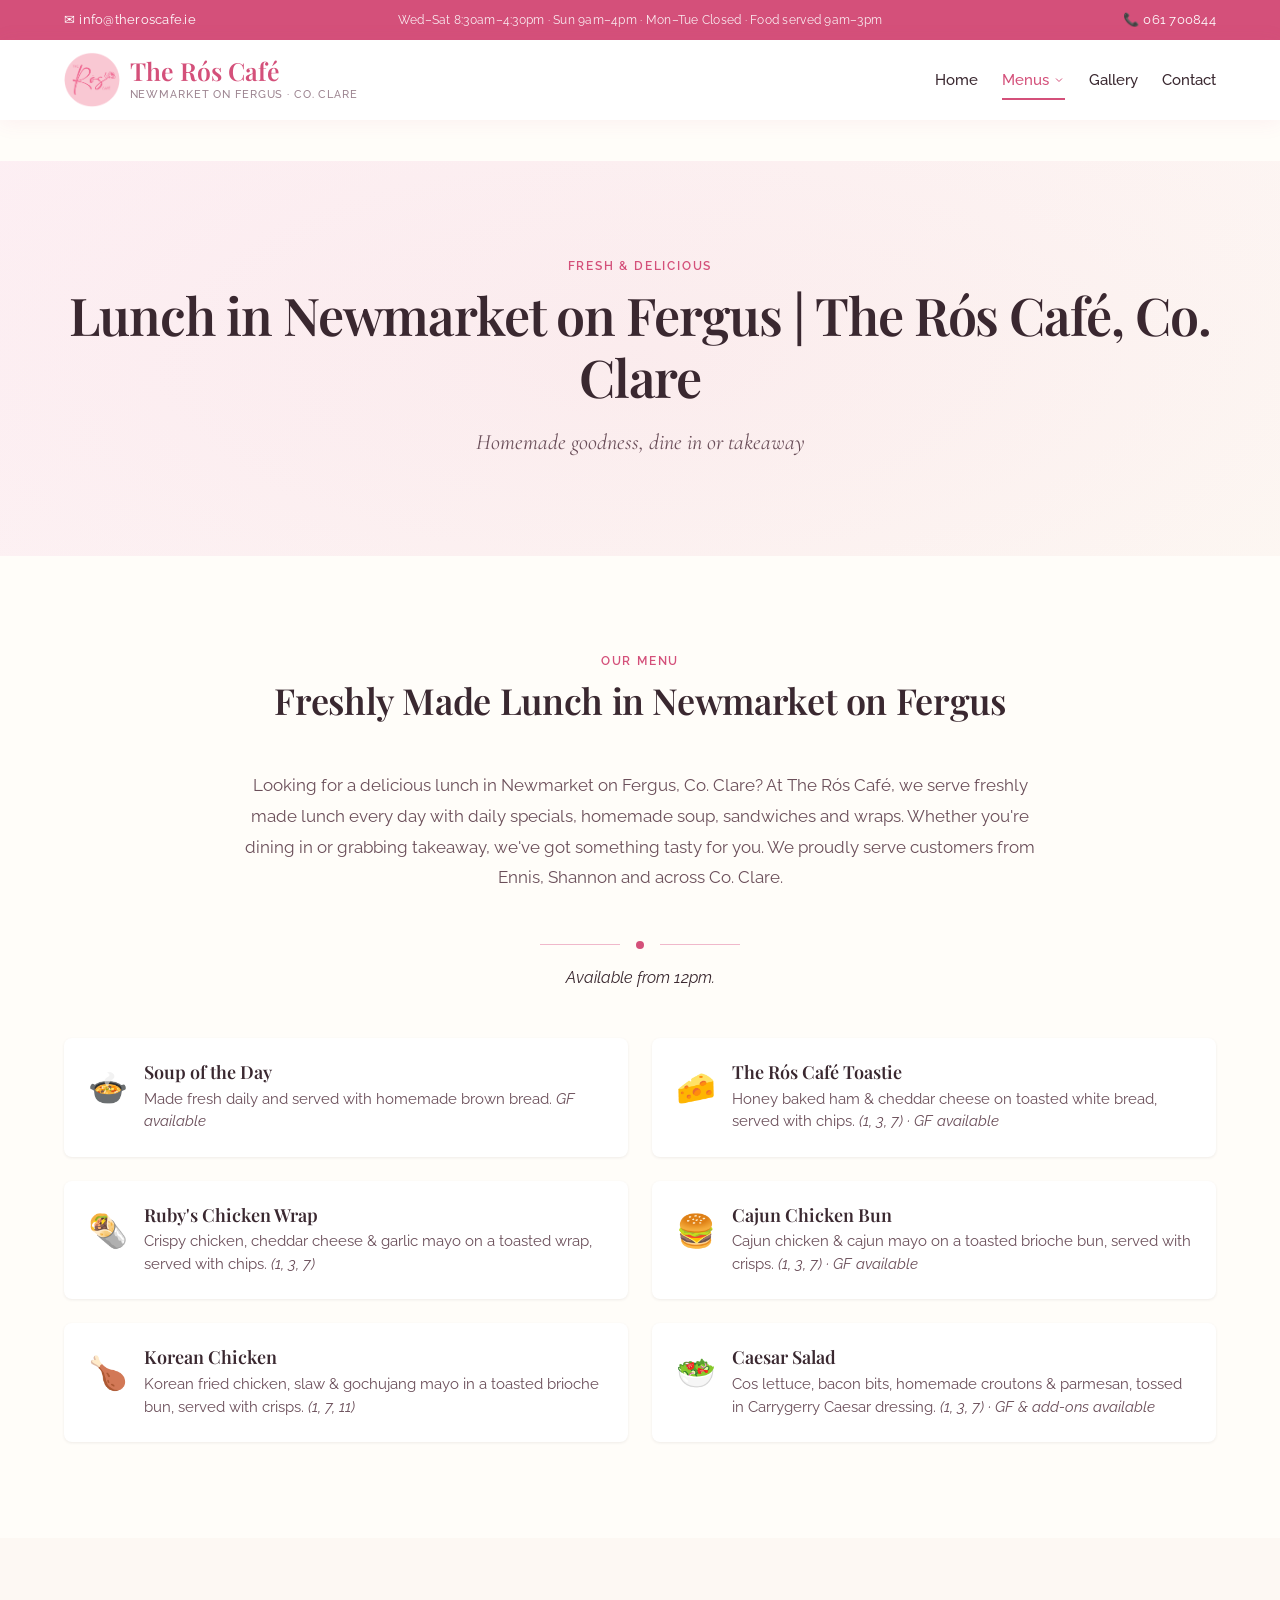
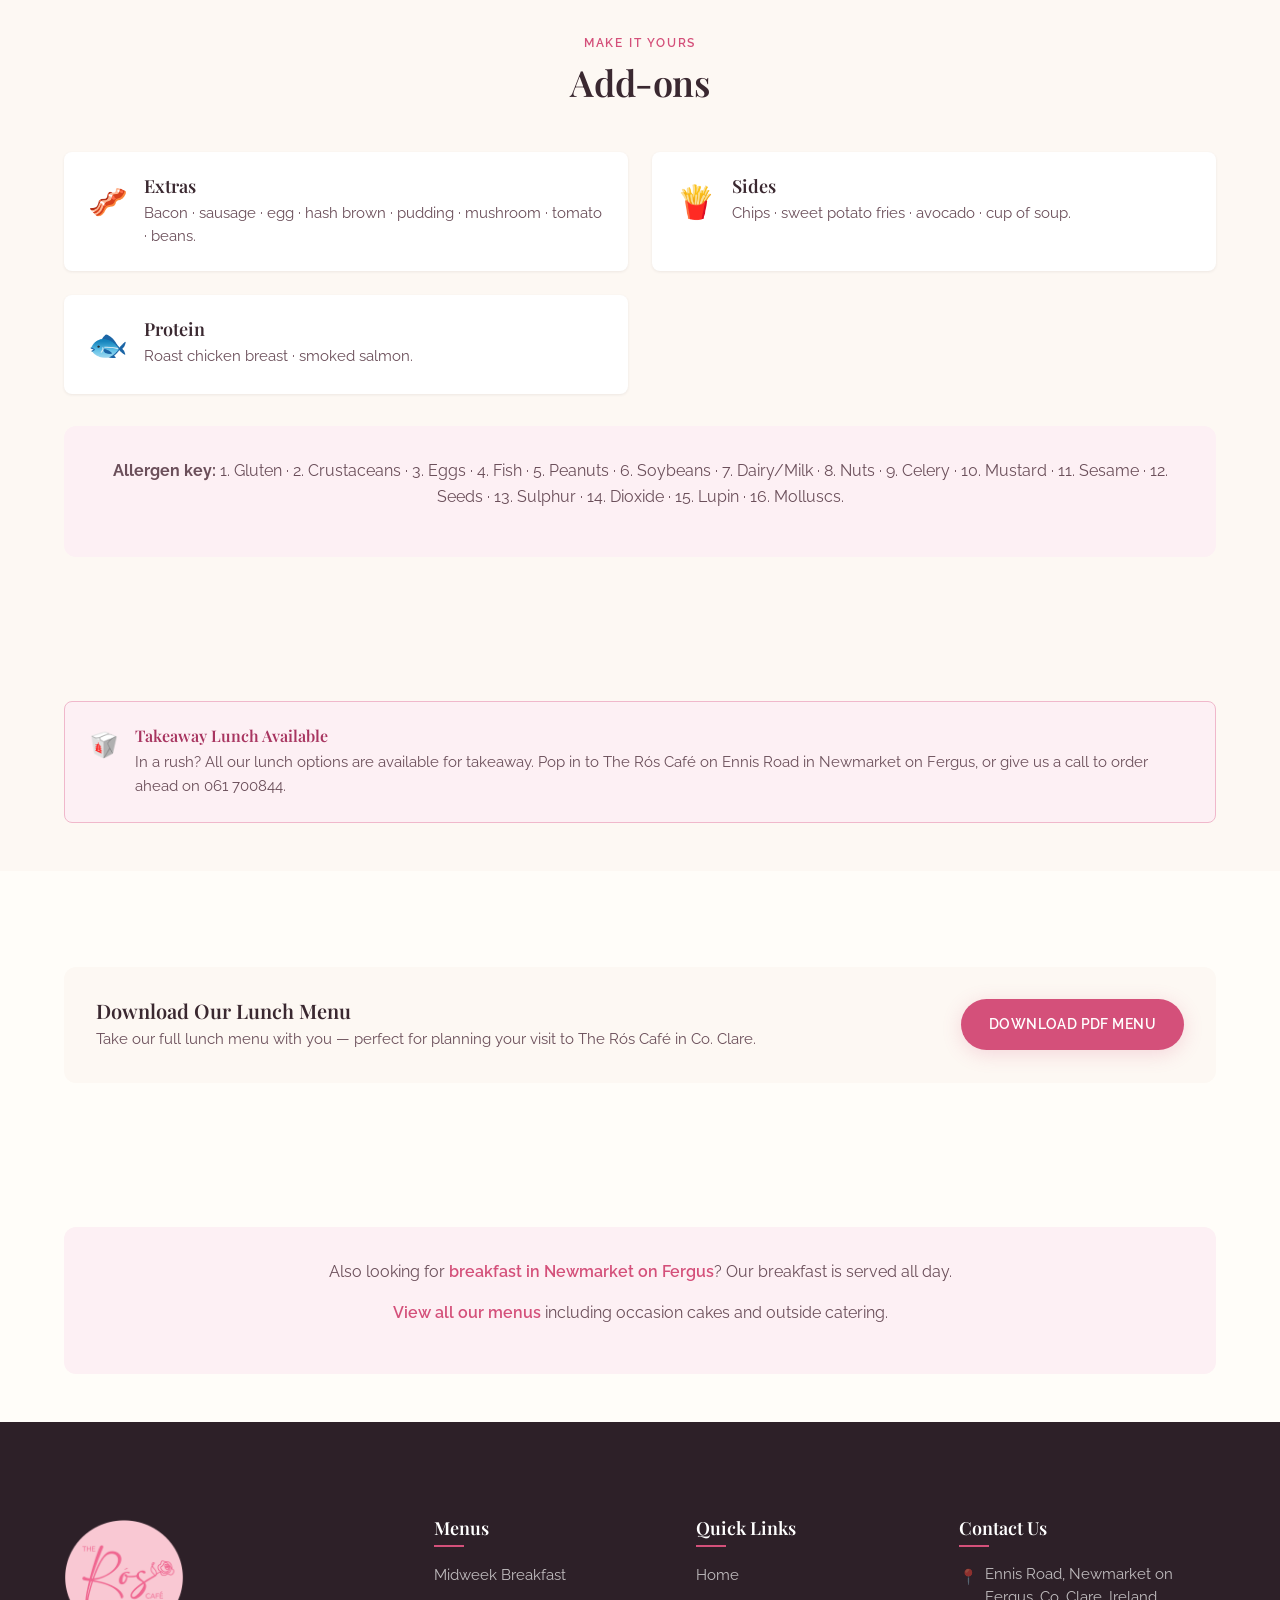
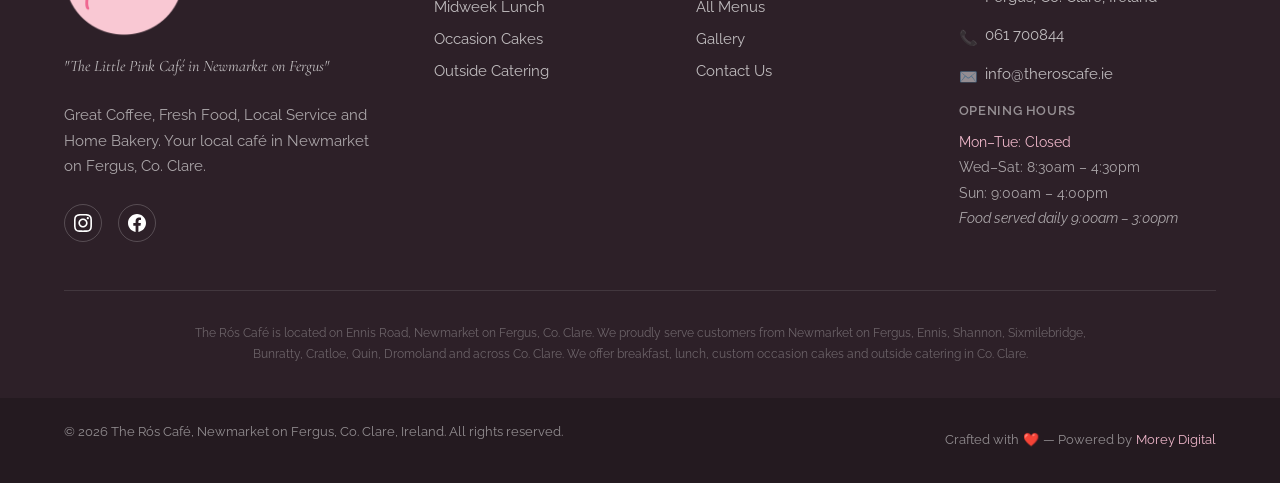
<file: lunch.html>
<!DOCTYPE html>
<html lang="en-IE">
<head>
  <meta charset="UTF-8">
  <meta name="viewport" content="width=device-width, initial-scale=1.0">

  <!-- Favicon -->
  <link rel="icon" type="image/png" href="images/favicon.png">
  <link rel="apple-touch-icon" href="images/logo.png">

  <!-- Primary Meta Tags -->
  <title>Lunch in Newmarket on Fergus | The Rós Café, Co. Clare</title>
  <meta name="description" content="Freshly made lunch at The Rós Café, Newmarket on Fergus. Daily specials, homemade soup, sandwiches and wraps. Dine in or takeaway in Co. Clare.">
  <meta name="keywords" content="lunch Newmarket on Fergus, lunch Clare, homemade soup Clare, sandwiches Clare, takeaway lunch Clare, lunch specials Clare, café lunch Co. Clare">

  <!-- Robots & Indexing -->
  <meta name="robots" content="index, follow">
  <meta name="author" content="The Rós Café">

  <!-- Geo Tags -->
  <meta name="geo.region" content="IE-CE">
  <meta name="geo.placename" content="Newmarket on Fergus, Co. Clare, Ireland">
  <meta name="geo.position" content="52.7580;-8.9125">
  <meta name="ICBM" content="52.7580, -8.9125">
  <meta name="language" content="English">

  <!-- Canonical -->
  <link rel="canonical" href="https://theroscafe.ie/lunch.html">

  <!-- Open Graph -->
  <meta property="og:type" content="website">
  <meta property="og:site_name" content="The Rós Café">
  <meta property="og:url" content="https://theroscafe.ie/lunch.html">
  <meta property="og:title" content="Lunch in Newmarket on Fergus | The Rós Café, Co. Clare">
  <meta property="og:description" content="Freshly made lunch at The Rós Café, Newmarket on Fergus. Daily specials, homemade soup, sandwiches and wraps. Dine in or takeaway in Co. Clare.">
  <meta property="og:image" content="https://theroscafe.ie/images/og-image.jpg">
  <meta property="og:locale" content="en_IE">

  <!-- Twitter Card -->
  <meta name="twitter:card" content="summary_large_image">
  <meta name="twitter:title" content="Lunch in Newmarket on Fergus | The Rós Café, Co. Clare">
  <meta name="twitter:description" content="Freshly made lunch at The Rós Café, Newmarket on Fergus. Daily specials, homemade soup, sandwiches and wraps. Dine in or takeaway in Co. Clare.">
  <meta name="twitter:image" content="https://theroscafe.ie/images/og-image.jpg">

  <!-- Google Fonts -->
  <link rel="preconnect" href="https://fonts.googleapis.com">
  <link rel="preconnect" href="https://fonts.gstatic.com" crossorigin>
  <link href="https://fonts.googleapis.com/css2?family=Cormorant+Garamond:ital,wght@0,400;0,500;1,400;1,500&family=Playfair+Display:wght@400;500;600;700&family=Raleway:wght@300;400;500;600;700&display=swap" rel="stylesheet">

  <!-- Stylesheets -->
  <link rel="stylesheet" href="css/main.css">
  <link rel="stylesheet" href="css/components.css">
  <link rel="stylesheet" href="css/animations.css">
  <link rel="stylesheet" href="css/nav.css">
  <link rel="stylesheet" href="css/footer.css">

  <!-- Google Analytics 4 -->
  <script async src="https://www.googletagmanager.com/gtag/js?id=G-1W6LHX2RFD"></script>
  <script>
    window.dataLayer = window.dataLayer || [];
    function gtag(){dataLayer.push(arguments);}
    gtag('js', new Date());
    gtag('config', 'G-1W6LHX2RFD');
  </script>

  <!-- Structured Data: FoodService -->
  <script type="application/ld+json">
  {
    "@context": "https://schema.org",
    "@type": "FoodService",
    "name": "Lunch at The Rós Café",
    "description": "Freshly made lunch in Newmarket on Fergus, Co. Clare. Homemade soups, sandwiches, wraps and daily specials. Dine in or takeaway.",
    "provider": { "@type": "CafeOrCoffeeShop", "name": "The Rós Café", "url": "https://theroscafe.ie" },
    "areaServed": "Newmarket on Fergus, Co. Clare",
    "hasOfferCatalog": {
      "@type": "OfferCatalog",
      "name": "Lunch Menu",
      "itemListElement": [
        { "@type": "Offer", "itemOffered": { "@type": "MenuItem", "name": "Freshly Made Sandwiches & Wraps" } },
        { "@type": "Offer", "itemOffered": { "@type": "MenuItem", "name": "Daily Lunch Special" } },
        { "@type": "Offer", "itemOffered": { "@type": "MenuItem", "name": "Weekly Sandwich Special" } },
        { "@type": "Offer", "itemOffered": { "@type": "MenuItem", "name": "Homemade Soup of the Day" } }
      ]
    }
  }
  </script>
</head>
<body data-page="lunch">

  <!-- Top Info Bar -->
  <div class="top-bar">
    <div class="container">
      <div class="top-bar-left">
        <a href="mailto:info@theroscafe.ie" class="top-bar-link" data-track="email">
          <span>✉</span> info@theroscafe.ie
        </a>
      </div>
      <div class="top-bar-center">
        <span class="top-bar-hours">Wed–Sat 8:30am–4:30pm · Sun 9am–4pm · Mon–Tue Closed · Food served 9am–3pm</span>
      </div>
      <div class="top-bar-right">
        <a href="tel:+35361700844" class="top-bar-link" data-track="phone">
          <span>📞</span> 061 700844
        </a>
      </div>
    </div>
  </div>

  <!-- Site Header -->
  <header class="site-header">
    <div class="container">
      <a href="index.html" class="site-logo">
        <img src="images/logo.png" alt="The Rós Café logo" class="site-logo-mark" width="56" height="56">
        <span class="site-logo-text">
          <span class="logo-name">The Rós Café</span>
          <span class="logo-tagline">Newmarket on Fergus · Co. Clare</span>
        </span>
      </a>

      <nav class="main-nav">
        <ul class="nav-list">
          <li class="nav-item">
            <a href="index.html" class="nav-link" data-nav="home">Home</a>
          </li>
          <li class="nav-item dropdown">
            <a href="menus.html" class="nav-link" data-nav="menus">
              Menus
              <svg class="chevron" viewBox="0 0 24 24" fill="none" stroke="currentColor" stroke-width="2">
                <polyline points="6 9 12 15 18 9"></polyline>
              </svg>
            </a>
            <div class="dropdown-menu">
              <a href="breakfast.html" class="dropdown-item" data-nav="breakfast">Midweek Breakfast</a>
              <a href="lunch.html" class="dropdown-item" data-nav="lunch">Midweek Lunch</a>
              <a href="cakes.html" class="dropdown-item" data-nav="cakes">Occasion Cakes</a>
              <a href="catering.html" class="dropdown-item" data-nav="catering">Outside Catering</a>
            </div>
          </li>
          <li class="nav-item">
            <a href="gallery.html" class="nav-link" data-nav="gallery">Gallery</a>
          </li>
          <li class="nav-item">
            <a href="contact.html" class="nav-link" data-nav="contact">Contact</a>
          </li>
        </ul>
      </nav>

      <button class="hamburger" aria-label="Toggle menu" aria-expanded="false">
        <div class="hamburger-lines">
          <span class="hamburger-line"></span>
          <span class="hamburger-line"></span>
          <span class="hamburger-line"></span>
        </div>
      </button>
    </div>
  </header>

  <!-- Mobile Navigation -->
  <nav class="mobile-nav">
    <ul class="mobile-nav-list">
      <li class="mobile-nav-item">
        <a href="index.html" class="mobile-nav-link" data-nav="home">Home</a>
      </li>
      <li class="mobile-nav-item">
        <a href="#" class="mobile-nav-link mobile-dropdown-toggle" data-nav="menus">
          Menus
          <svg class="chevron" viewBox="0 0 24 24" fill="none" stroke="currentColor" stroke-width="2">
            <polyline points="6 9 12 15 18 9"></polyline>
          </svg>
        </a>
        <div class="mobile-dropdown-menu">
          <a href="breakfast.html" class="mobile-dropdown-item" data-nav="breakfast">Midweek Breakfast</a>
          <a href="lunch.html" class="mobile-dropdown-item" data-nav="lunch">Midweek Lunch</a>
          <a href="cakes.html" class="mobile-dropdown-item" data-nav="cakes">Occasion Cakes</a>
          <a href="catering.html" class="mobile-dropdown-item" data-nav="catering">Outside Catering</a>
        </div>
      </li>
      <li class="mobile-nav-item">
        <a href="gallery.html" class="mobile-nav-link" data-nav="gallery">Gallery</a>
      </li>
      <li class="mobile-nav-item">
        <a href="contact.html" class="mobile-nav-link" data-nav="contact">Contact</a>
      </li>
    </ul>
    <div class="mobile-nav-contact">
      <div class="mobile-nav-contact-item">
        <span>📞</span>
        <a href="tel:+35361700844" data-track="phone">061 700844</a>
      </div>
      <div class="mobile-nav-contact-item">
        <span>✉</span>
        <a href="mailto:info@theroscafe.ie" data-track="email">info@theroscafe.ie</a>
      </div>
    </div>
    <div class="mobile-nav-social">
      <a href="http://instagram.com/the_ros_cafe" target="_blank" rel="noopener" aria-label="Instagram" data-track="instagram">📷</a>
      <a href="http://facebook.com/theroscafe" target="_blank" rel="noopener" aria-label="Facebook" data-track="facebook">📘</a>
    </div>
  </nav>

  <!-- Main Content -->
  <main>

    <!-- Page Hero -->
    <section class="page-hero">
      <div class="container">
        <span class="eyebrow anim-load">Fresh & Delicious</span>
        <h1 class="anim-load">Lunch in Newmarket on Fergus | The Rós Café, Co. Clare</h1>
        <p class="subheading anim-load">Homemade goodness, dine in or takeaway</p>
      </div>
    </section>

    <!-- Menu Section -->
    <section class="section">
      <div class="container">
        <div class="section-header scroll-reveal">
          <span class="eyebrow">Our Menu</span>
          <h2>Freshly Made Lunch in Newmarket on Fergus</h2>
        </div>

        <div class="intro-text scroll-reveal">
          <p>Looking for a delicious lunch in Newmarket on Fergus, Co. Clare? At The Rós Café, we serve freshly made lunch every day with daily specials, homemade soup, sandwiches and wraps. Whether you're dining in or grabbing takeaway, we've got something tasty for you. We proudly serve customers from Ennis, Shannon and across Co. Clare.</p>
        </div>

        <div class="ornament">
          <div class="ornament-line"></div>
          <div class="ornament-dot"></div>
          <div class="ornament-line"></div>
        </div>

        <p class="intro-text scroll-reveal" style="margin-top: calc(var(--space-md) * -1)"><em>Available from 12pm.</em></p>

        <div class="menu-grid scroll-reveal stagger-children">
          <article class="menu-item">
            <div class="menu-item-icon">🍲</div>
            <div class="menu-item-content">
              <h3 class="menu-item-name">Soup of the Day</h3>
              <p class="menu-item-desc">Made fresh daily and served with homemade brown bread. <em>GF available</em></p>
            </div>
          </article>

          <article class="menu-item">
            <div class="menu-item-icon">🧀</div>
            <div class="menu-item-content">
              <h3 class="menu-item-name">The Rós Café Toastie</h3>
              <p class="menu-item-desc">Honey baked ham &amp; cheddar cheese on toasted white bread, served with chips. <em>(1, 3, 7) · GF available</em></p>
            </div>
          </article>

          <article class="menu-item">
            <div class="menu-item-icon">🌯</div>
            <div class="menu-item-content">
              <h3 class="menu-item-name">Ruby's Chicken Wrap</h3>
              <p class="menu-item-desc">Crispy chicken, cheddar cheese &amp; garlic mayo on a toasted wrap, served with chips. <em>(1, 3, 7)</em></p>
            </div>
          </article>

          <article class="menu-item">
            <div class="menu-item-icon">🍔</div>
            <div class="menu-item-content">
              <h3 class="menu-item-name">Cajun Chicken Bun</h3>
              <p class="menu-item-desc">Cajun chicken &amp; cajun mayo on a toasted brioche bun, served with crisps. <em>(1, 3, 7) · GF available</em></p>
            </div>
          </article>

          <article class="menu-item">
            <div class="menu-item-icon">🍗</div>
            <div class="menu-item-content">
              <h3 class="menu-item-name">Korean Chicken</h3>
              <p class="menu-item-desc">Korean fried chicken, slaw &amp; gochujang mayo in a toasted brioche bun, served with crisps. <em>(1, 7, 11)</em></p>
            </div>
          </article>

          <article class="menu-item">
            <div class="menu-item-icon">🥗</div>
            <div class="menu-item-content">
              <h3 class="menu-item-name">Caesar Salad</h3>
              <p class="menu-item-desc">Cos lettuce, bacon bits, homemade croutons &amp; parmesan, tossed in Carrygerry Caesar dressing. <em>(1, 3, 7) · GF &amp; add-ons available</em></p>
            </div>
          </article>
        </div>
      </div>
    </section>

    <!-- Add-ons -->
    <section class="section bg-cream">
      <div class="container">
        <div class="section-header scroll-reveal">
          <span class="eyebrow">Make It Yours</span>
          <h2>Add-ons</h2>
        </div>

        <div class="menu-grid scroll-reveal stagger-children">
          <article class="menu-item">
            <div class="menu-item-icon">🥓</div>
            <div class="menu-item-content">
              <h3 class="menu-item-name">Extras</h3>
              <p class="menu-item-desc">Bacon · sausage · egg · hash brown · pudding · mushroom · tomato · beans.</p>
            </div>
          </article>

          <article class="menu-item">
            <div class="menu-item-icon">🍟</div>
            <div class="menu-item-content">
              <h3 class="menu-item-name">Sides</h3>
              <p class="menu-item-desc">Chips · sweet potato fries · avocado · cup of soup.</p>
            </div>
          </article>

          <article class="menu-item">
            <div class="menu-item-icon">🐟</div>
            <div class="menu-item-content">
              <h3 class="menu-item-name">Protein</h3>
              <p class="menu-item-desc">Roast chicken breast · smoked salmon.</p>
            </div>
          </article>
        </div>

        <div class="cross-links scroll-reveal" style="margin-top: var(--space-xl)">
          <p><strong>Allergen key:</strong> 1. Gluten · 2. Crustaceans · 3. Eggs · 4. Fish · 5. Peanuts · 6. Soybeans · 7. Dairy/Milk · 8. Nuts · 9. Celery · 10. Mustard · 11. Sesame · 12. Seeds · 13. Sulphur · 14. Dioxide · 15. Lupin · 16. Molluscs.</p>
        </div>
      </div>
    </section>

    <!-- Takeaway Notice -->
    <section class="section-sm bg-cream">
      <div class="container">
        <div class="notice scroll-reveal">
          <div class="notice-icon">🥡</div>
          <div class="notice-content">
            <h3>Takeaway Lunch Available</h3>
            <p>In a rush? All our lunch options are available for takeaway. Pop in to The Rós Café on Ennis Road in Newmarket on Fergus, or give us a call to order ahead on 061 700844.</p>
          </div>
        </div>
      </div>
    </section>

    <!-- Download CTA -->
    <section class="section">
      <div class="container">
        <div class="download-cta scroll-reveal">
          <div class="download-cta-content">
            <h3>Download Our Lunch Menu</h3>
            <p>Take our full lunch menu with you — perfect for planning your visit to The Rós Café in Co. Clare.</p>
          </div>
          <a href="menus/ros-cafe-menu.pdf" target="_blank" rel="noopener" class="btn btn-pink" data-track="pdf-lunch">
            Download PDF Menu
          </a>
        </div>
      </div>
    </section>

    <!-- Cross Links -->
    <section class="section-sm">
      <div class="container">
        <div class="cross-links scroll-reveal">
          <p>Also looking for <a href="breakfast.html">breakfast in Newmarket on Fergus</a>? Our breakfast is served all day.</p>
          <p class="mt-md"><a href="menus.html">View all our menus</a> including occasion cakes and outside catering.</p>
        </div>
      </div>
    </section>

  </main>

  <!-- Site Footer -->
  <footer class="site-footer">
    <div class="container">
      <div class="footer-grid">
        <!-- Brand Column -->
        <div class="footer-col footer-brand">
          <img src="images/logo.png" alt="The Rós Café" class="footer-logo-img">
          <p class="footer-tagline">"The Little Pink Café in Newmarket on Fergus"</p>
          <p class="footer-description">Great Coffee, Fresh Food, Local Service and Home Bakery. Your local café in Newmarket on Fergus, Co. Clare.</p>
          <div class="footer-social">
            <a href="http://instagram.com/the_ros_cafe" target="_blank" rel="noopener" class="social-icon" aria-label="Follow us on Instagram" data-track="instagram">
              <svg viewBox="0 0 24 24" fill="currentColor"><path d="M12 2.163c3.204 0 3.584.012 4.85.07 3.252.148 4.771 1.691 4.919 4.919.058 1.265.069 1.645.069 4.849 0 3.205-.012 3.584-.069 4.849-.149 3.225-1.664 4.771-4.919 4.919-1.266.058-1.644.07-4.85.07-3.204 0-3.584-.012-4.849-.07-3.26-.149-4.771-1.699-4.919-4.92-.058-1.265-.07-1.644-.07-4.849 0-3.204.013-3.583.07-4.849.149-3.227 1.664-4.771 4.919-4.919 1.266-.057 1.645-.069 4.849-.069zm0-2.163c-3.259 0-3.667.014-4.947.072-4.358.2-6.78 2.618-6.98 6.98-.059 1.281-.073 1.689-.073 4.948 0 3.259.014 3.668.072 4.948.2 4.358 2.618 6.78 6.98 6.98 1.281.058 1.689.072 4.948.072 3.259 0 3.668-.014 4.948-.072 4.354-.2 6.782-2.618 6.979-6.98.059-1.28.073-1.689.073-4.948 0-3.259-.014-3.667-.072-4.947-.196-4.354-2.617-6.78-6.979-6.98-1.281-.059-1.69-.073-4.949-.073zm0 5.838c-3.403 0-6.162 2.759-6.162 6.162s2.759 6.163 6.162 6.163 6.162-2.759 6.162-6.163c0-3.403-2.759-6.162-6.162-6.162zm0 10.162c-2.209 0-4-1.79-4-4 0-2.209 1.791-4 4-4s4 1.791 4 4c0 2.21-1.791 4-4 4zm6.406-11.845c-.796 0-1.441.645-1.441 1.44s.645 1.44 1.441 1.44c.795 0 1.439-.645 1.439-1.44s-.644-1.44-1.439-1.44z"/></svg>
            </a>
            <a href="http://facebook.com/theroscafe" target="_blank" rel="noopener" class="social-icon" aria-label="Follow us on Facebook" data-track="facebook">
              <svg viewBox="0 0 24 24" fill="currentColor"><path d="M24 12.073c0-6.627-5.373-12-12-12s-12 5.373-12 12c0 5.99 4.388 10.954 10.125 11.854v-8.385H7.078v-3.47h3.047V9.43c0-3.007 1.792-4.669 4.533-4.669 1.312 0 2.686.235 2.686.235v2.953H15.83c-1.491 0-1.956.925-1.956 1.874v2.25h3.328l-.532 3.47h-2.796v8.385C19.612 23.027 24 18.062 24 12.073z"/></svg>
            </a>
          </div>
        </div>

        <!-- Menus Column -->
        <div class="footer-col">
          <h4 class="footer-col-title">Menus</h4>
          <nav class="footer-nav">
            <a href="breakfast.html" class="footer-nav-link">Midweek Breakfast</a>
            <a href="lunch.html" class="footer-nav-link">Midweek Lunch</a>
            <a href="cakes.html" class="footer-nav-link">Occasion Cakes</a>
            <a href="catering.html" class="footer-nav-link">Outside Catering</a>
          </nav>
        </div>

        <!-- Quick Links Column -->
        <div class="footer-col">
          <h4 class="footer-col-title">Quick Links</h4>
          <nav class="footer-nav">
            <a href="index.html" class="footer-nav-link">Home</a>
            <a href="menus.html" class="footer-nav-link">All Menus</a>
            <a href="gallery.html" class="footer-nav-link">Gallery</a>
            <a href="contact.html" class="footer-nav-link">Contact Us</a>
          </nav>
        </div>

        <!-- Contact Column -->
        <div class="footer-col">
          <h4 class="footer-col-title">Contact Us</h4>
          <div class="footer-contact">
            <div class="footer-contact-item">
              <span class="icon">📍</span>
              <span>Ennis Road, Newmarket on Fergus, Co. Clare, Ireland</span>
            </div>
            <div class="footer-contact-item">
              <span class="icon">📞</span>
              <a href="tel:+35361700844" data-track="phone">061 700844</a>
            </div>
            <div class="footer-contact-item">
              <span class="icon">✉️</span>
              <a href="mailto:info@theroscafe.ie" data-track="email">info@theroscafe.ie</a>
            </div>
          </div>
          <div class="footer-hours">
            <p class="footer-hours-title">Opening Hours</p>
            <div class="footer-hours-list">
              <span class="footer-hours-closed">Mon–Tue: Closed</span><br>
              Wed–Sat: 8:30am – 4:30pm<br>
              Sun: 9:00am – 4:00pm<br>
              <em>Food served daily 9:00am – 3:00pm</em>
            </div>
          </div>
        </div>
      </div>

      <!-- Local SEO Paragraph -->
      <div class="footer-seo">
        <p>The Rós Café is located on Ennis Road, Newmarket on Fergus, Co. Clare. We proudly serve customers from Newmarket on Fergus, Ennis, Shannon, Sixmilebridge, Bunratty, Cratloe, Quin, Dromoland and across Co. Clare. We offer breakfast, lunch, custom occasion cakes and outside catering in Co. Clare.</p>
      </div>
    </div>

    <!-- Bottom Bar -->
    <div class="footer-bottom">
      <div class="container">
        <p class="footer-copyright">
          © <span class="footer-year"></span> The Rós Café, Newmarket on Fergus, Co. Clare, Ireland. All rights reserved.
        </p>
        <p class="footer-credit">
          Crafted with <span class="heart">❤️</span> — Powered by <a href="https://moreydigital.ie" target="_blank" rel="noopener">Morey Digital</a>
        </p>
      </div>
    </div>
  </footer>

  <!-- JavaScript -->
  <script src="js/main.js" defer></script>
  <script src="js/nav.js" defer></script>
  <script src="js/animations.js" defer></script>
  <script src="js/analytics.js" defer></script>

</body>
</html>
</file>
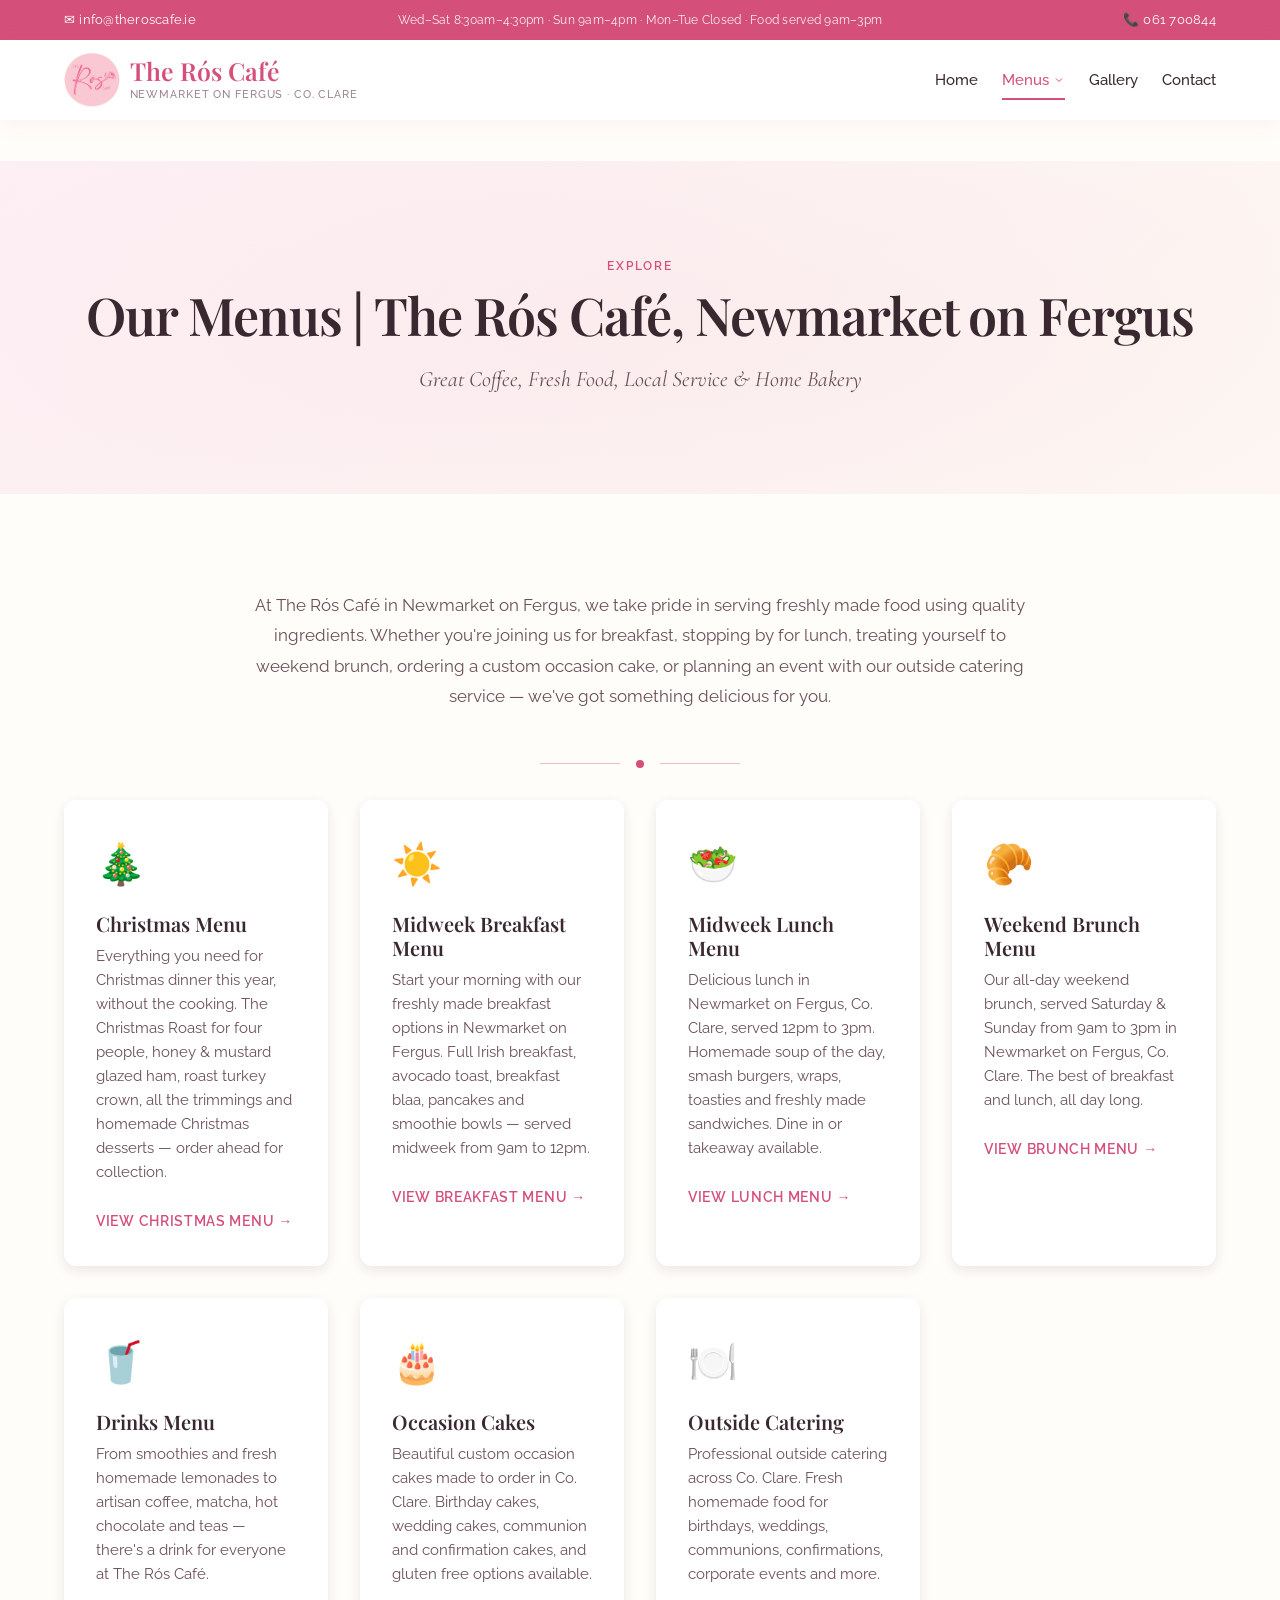
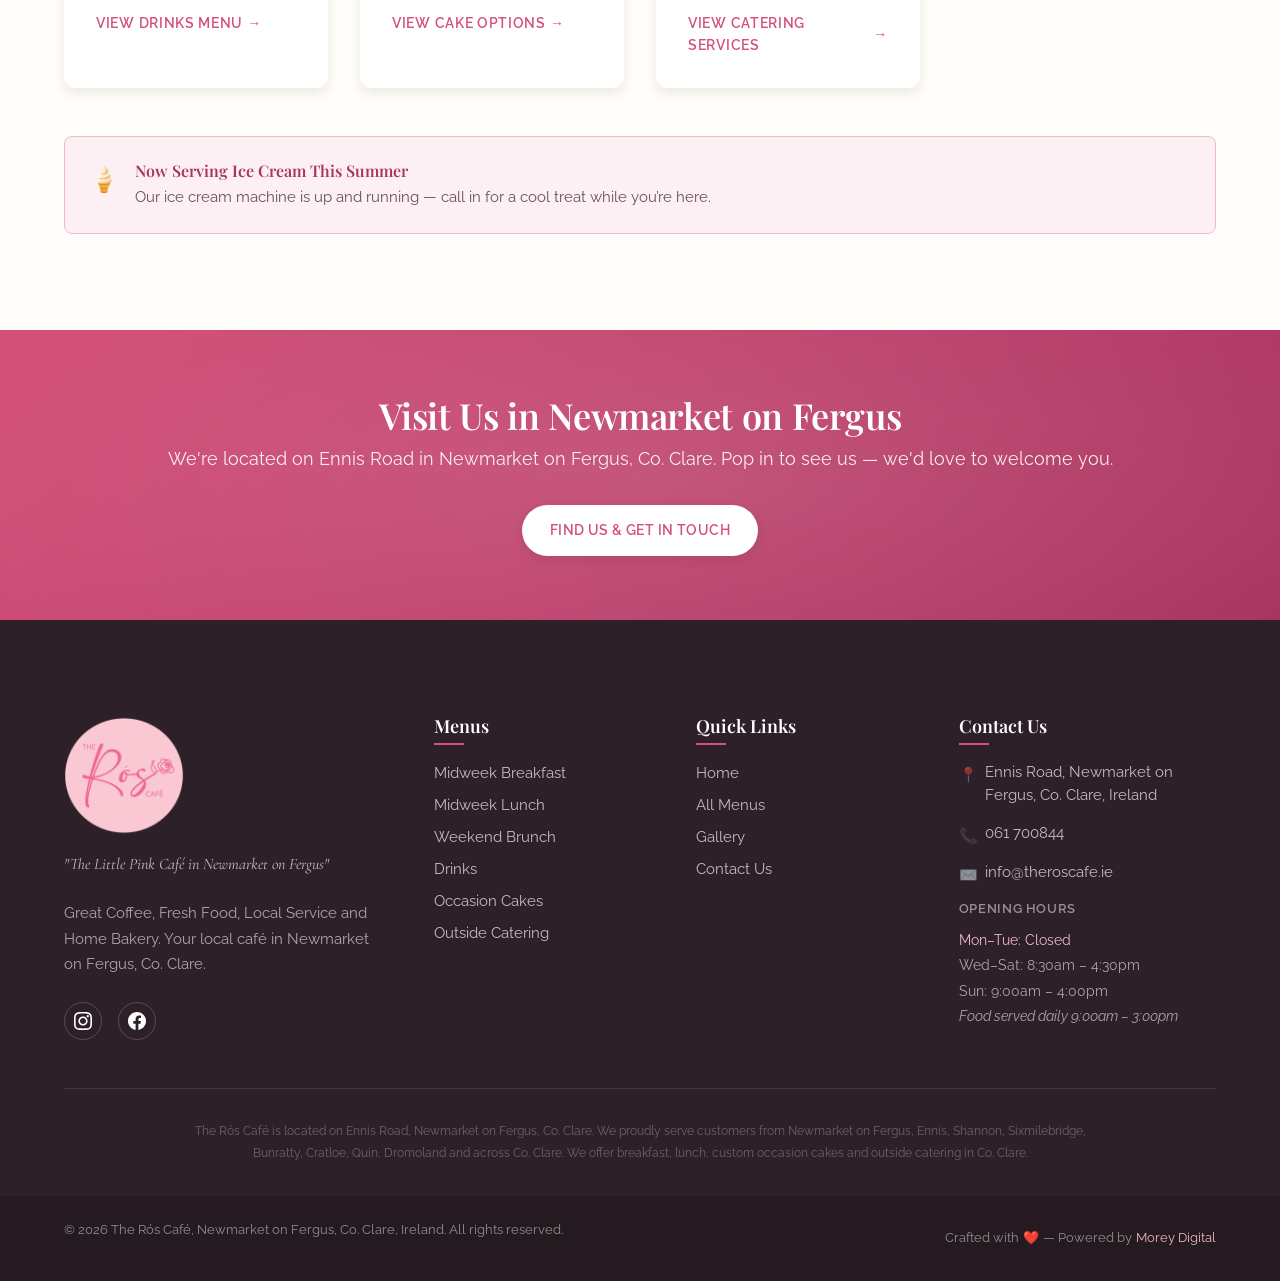
<file: menus.html>
<!DOCTYPE html>
<html lang="en-IE">
<head>
  <meta charset="UTF-8">
  <meta name="viewport" content="width=device-width, initial-scale=1.0">

  <!-- Favicon -->
  <link rel="icon" type="image/png" href="images/favicon.png">
  <link rel="apple-touch-icon" href="images/logo.png">

  <!-- Primary Meta Tags -->
  <title>Our Menus | The Rós Café, Newmarket on Fergus, Co. Clare</title>
  <meta name="description" content="Browse all menus at The Rós Café — breakfast, lunch, weekend brunch, drinks, occasion cakes and outside catering menus. Fresh homemade food in Newmarket on Fergus, Co. Clare.">
  <meta name="keywords" content="café menu Newmarket on Fergus, breakfast menu Clare, lunch menu Clare, catering menu Clare, cake menu Clare">

  <!-- Robots & Indexing -->
  <meta name="robots" content="index, follow">
  <meta name="author" content="The Rós Café">

  <!-- Geo Tags -->
  <meta name="geo.region" content="IE-CE">
  <meta name="geo.placename" content="Newmarket on Fergus, Co. Clare, Ireland">
  <meta name="geo.position" content="52.7580;-8.9125">
  <meta name="ICBM" content="52.7580, -8.9125">
  <meta name="language" content="English">

  <!-- Canonical -->
  <link rel="canonical" href="https://theroscafe.ie/menus.html">

  <!-- Open Graph -->
  <meta property="og:type" content="website">
  <meta property="og:site_name" content="The Rós Café">
  <meta property="og:url" content="https://theroscafe.ie/menus.html">
  <meta property="og:title" content="Our Menus | The Rós Café, Newmarket on Fergus, Co. Clare">
  <meta property="og:description" content="Browse all menus at The Rós Café — breakfast, lunch, weekend brunch, drinks, occasion cakes and outside catering menus. Fresh homemade food in Newmarket on Fergus, Co. Clare.">
  <meta property="og:image" content="https://theroscafe.ie/images/og-image.jpg">
  <meta property="og:locale" content="en_IE">

  <!-- Twitter Card -->
  <meta name="twitter:card" content="summary_large_image">
  <meta name="twitter:title" content="Our Menus | The Rós Café, Newmarket on Fergus, Co. Clare">
  <meta name="twitter:description" content="Browse all menus at The Rós Café — breakfast, lunch, weekend brunch, drinks, occasion cakes and outside catering menus. Fresh homemade food in Newmarket on Fergus, Co. Clare.">
  <meta name="twitter:image" content="https://theroscafe.ie/images/og-image.jpg">

  <!-- Google Fonts -->
  <link rel="preconnect" href="https://fonts.googleapis.com">
  <link rel="preconnect" href="https://fonts.gstatic.com" crossorigin>
  <link href="https://fonts.googleapis.com/css2?family=Cormorant+Garamond:ital,wght@0,400;0,500;1,400;1,500&family=Playfair+Display:wght@400;500;600;700&family=Raleway:wght@300;400;500;600;700&display=swap" rel="stylesheet">

  <!-- Stylesheets -->
  <link rel="stylesheet" href="css/main.css">
  <link rel="stylesheet" href="css/components.css">
  <link rel="stylesheet" href="css/animations.css">
  <link rel="stylesheet" href="css/nav.css">
  <link rel="stylesheet" href="css/footer.css">

  <!-- Google Analytics 4 -->
  <script async src="https://www.googletagmanager.com/gtag/js?id=G-1W6LHX2RFD"></script>
  <script>
    window.dataLayer = window.dataLayer || [];
    function gtag(){dataLayer.push(arguments);}
    gtag('js', new Date());
    gtag('config', 'G-1W6LHX2RFD');
  </script>
</head>
<body data-page="menus">

  <!-- Top Info Bar -->
  <div class="top-bar">
    <div class="container">
      <div class="top-bar-left">
        <a href="mailto:info@theroscafe.ie" class="top-bar-link" data-track="email">
          <span>✉</span> info@theroscafe.ie
        </a>
      </div>
      <div class="top-bar-center">
        <span class="top-bar-hours">Wed–Sat 8:30am–4:30pm · Sun 9am–4pm · Mon–Tue Closed · Food served 9am–3pm</span>
      </div>
      <div class="top-bar-right">
        <a href="tel:+35361700844" class="top-bar-link" data-track="phone">
          <span>📞</span> 061 700844
        </a>
      </div>
    </div>
  </div>

  <!-- Site Header -->
  <header class="site-header">
    <div class="container">
      <a href="index.html" class="site-logo">
        <img src="images/logo.png" alt="The Rós Café logo" class="site-logo-mark" width="56" height="56">
        <span class="site-logo-text">
          <span class="logo-name">The Rós Café</span>
          <span class="logo-tagline">Newmarket on Fergus · Co. Clare</span>
        </span>
      </a>

      <nav class="main-nav">
        <ul class="nav-list">
          <li class="nav-item">
            <a href="index.html" class="nav-link" data-nav="home">Home</a>
          </li>
          <li class="nav-item dropdown">
            <a href="menus.html" class="nav-link" data-nav="menus">
              Menus
              <svg class="chevron" viewBox="0 0 24 24" fill="none" stroke="currentColor" stroke-width="2">
                <polyline points="6 9 12 15 18 9"></polyline>
              </svg>
            </a>
            <div class="dropdown-menu">
              <a href="breakfast.html" class="dropdown-item" data-nav="breakfast">Midweek Breakfast</a>
              <a href="lunch.html" class="dropdown-item" data-nav="lunch">Midweek Lunch</a>
              <a href="brunch.html" class="dropdown-item" data-nav="brunch">Weekend Brunch</a>
              <a href="drinks.html" class="dropdown-item" data-nav="drinks">Drinks</a>
              <a href="cakes.html" class="dropdown-item" data-nav="cakes">Occasion Cakes</a>
              <a href="catering.html" class="dropdown-item" data-nav="catering">Outside Catering</a>
            </div>
          </li>
          <li class="nav-item">
            <a href="gallery.html" class="nav-link" data-nav="gallery">Gallery</a>
          </li>
          <li class="nav-item">
            <a href="contact.html" class="nav-link" data-nav="contact">Contact</a>
          </li>
        </ul>
      </nav>

      <button class="hamburger" aria-label="Toggle menu" aria-expanded="false">
        <div class="hamburger-lines">
          <span class="hamburger-line"></span>
          <span class="hamburger-line"></span>
          <span class="hamburger-line"></span>
        </div>
      </button>
    </div>
  </header>

  <!-- Mobile Navigation -->
  <nav class="mobile-nav">
    <ul class="mobile-nav-list">
      <li class="mobile-nav-item">
        <a href="index.html" class="mobile-nav-link" data-nav="home">Home</a>
      </li>
      <li class="mobile-nav-item">
        <a href="#" class="mobile-nav-link mobile-dropdown-toggle" data-nav="menus">
          Menus
          <svg class="chevron" viewBox="0 0 24 24" fill="none" stroke="currentColor" stroke-width="2">
            <polyline points="6 9 12 15 18 9"></polyline>
          </svg>
        </a>
        <div class="mobile-dropdown-menu">
          <a href="breakfast.html" class="mobile-dropdown-item" data-nav="breakfast">Midweek Breakfast</a>
          <a href="lunch.html" class="mobile-dropdown-item" data-nav="lunch">Midweek Lunch</a>
          <a href="brunch.html" class="mobile-dropdown-item" data-nav="brunch">Weekend Brunch</a>
          <a href="drinks.html" class="mobile-dropdown-item" data-nav="drinks">Drinks</a>
          <a href="cakes.html" class="mobile-dropdown-item" data-nav="cakes">Occasion Cakes</a>
          <a href="catering.html" class="mobile-dropdown-item" data-nav="catering">Outside Catering</a>
        </div>
      </li>
      <li class="mobile-nav-item">
        <a href="gallery.html" class="mobile-nav-link" data-nav="gallery">Gallery</a>
      </li>
      <li class="mobile-nav-item">
        <a href="contact.html" class="mobile-nav-link" data-nav="contact">Contact</a>
      </li>
    </ul>
    <div class="mobile-nav-contact">
      <div class="mobile-nav-contact-item">
        <span>📞</span>
        <a href="tel:+35361700844" data-track="phone">061 700844</a>
      </div>
      <div class="mobile-nav-contact-item">
        <span>✉</span>
        <a href="mailto:info@theroscafe.ie" data-track="email">info@theroscafe.ie</a>
      </div>
    </div>
    <div class="mobile-nav-social">
      <a href="http://instagram.com/the_ros_cafe" target="_blank" rel="noopener" aria-label="Instagram" data-track="instagram">📷</a>
      <a href="http://facebook.com/theroscafe" target="_blank" rel="noopener" aria-label="Facebook" data-track="facebook">📘</a>
    </div>
  </nav>

  <!-- Main Content -->
  <main>

    <!-- Page Hero -->
    <section class="page-hero">
      <div class="container">
        <span class="eyebrow anim-load">Explore</span>
        <h1 class="anim-load">Our Menus | The Rós Café, Newmarket on Fergus</h1>
        <p class="subheading anim-load">Great Coffee, Fresh Food, Local Service &amp; Home Bakery</p>
      </div>
    </section>

    <!-- Menu Overview Cards -->
    <section class="section">
      <div class="container">
        <div class="intro-text scroll-reveal">
          <p>At The Rós Café in Newmarket on Fergus, we take pride in serving freshly made food using quality ingredients. Whether you're joining us for breakfast, stopping by for lunch, treating yourself to weekend brunch, ordering a custom occasion cake, or planning an event with our outside catering service — we've got something delicious for you.</p>
        </div>

        <div class="ornament">
          <div class="ornament-line"></div>
          <div class="ornament-dot"></div>
          <div class="ornament-line"></div>
        </div>

        <div class="service-cards scroll-reveal stagger-children">
          <article class="card">
            <div class="card-icon">🎄</div>
            <h3 class="card-title">Christmas Menu</h3>
            <p class="card-text">Everything you need for Christmas dinner this year, without the cooking. The Christmas Roast for four people, honey &amp; mustard glazed ham, roast turkey crown, all the trimmings and homemade Christmas desserts — order ahead for collection.</p>
            <a href="menus/ros-cafe-christmas-menu-2026.pdf" class="card-link" target="_blank" rel="noopener">
              View Christmas Menu <span class="arrow">→</span>
            </a>
          </article>

          <article class="card">
            <div class="card-icon">☀️</div>
            <h3 class="card-title">Midweek Breakfast Menu</h3>
            <p class="card-text">Start your morning with our freshly made breakfast options in Newmarket on Fergus. Full Irish breakfast, avocado toast, breakfast blaa, pancakes and smoothie bowls — served midweek from 9am to 12pm.</p>
            <a href="breakfast.html" class="card-link">
              View Breakfast Menu <span class="arrow">→</span>
            </a>
          </article>

          <article class="card">
            <div class="card-icon">🥗</div>
            <h3 class="card-title">Midweek Lunch Menu</h3>
            <p class="card-text">Delicious lunch in Newmarket on Fergus, Co. Clare, served 12pm to 3pm. Homemade soup of the day, smash burgers, wraps, toasties and freshly made sandwiches. Dine in or takeaway available.</p>
            <a href="lunch.html" class="card-link">
              View Lunch Menu <span class="arrow">→</span>
            </a>
          </article>

          <article class="card">
            <div class="card-icon">🥐</div>
            <h3 class="card-title">Weekend Brunch Menu</h3>
            <p class="card-text">Our all-day weekend brunch, served Saturday &amp; Sunday from 9am to 3pm in Newmarket on Fergus, Co. Clare. The best of breakfast and lunch, all day long.</p>
            <a href="brunch.html" class="card-link">
              View Brunch Menu <span class="arrow">→</span>
            </a>
          </article>

          <article class="card">
            <div class="card-icon">🥤</div>
            <h3 class="card-title">Drinks Menu</h3>
            <p class="card-text">From smoothies and fresh homemade lemonades to artisan coffee, matcha, hot chocolate and teas — there's a drink for everyone at The Rós Café.</p>
            <a href="drinks.html" class="card-link">
              View Drinks Menu <span class="arrow">→</span>
            </a>
          </article>

          <article class="card">
            <div class="card-icon">🎂</div>
            <h3 class="card-title">Occasion Cakes</h3>
            <p class="card-text">Beautiful custom occasion cakes made to order in Co. Clare. Birthday cakes, wedding cakes, communion and confirmation cakes, and gluten free options available.</p>
            <a href="cakes.html" class="card-link">
              View Cake Options <span class="arrow">→</span>
            </a>
          </article>

          <article class="card">
            <div class="card-icon">🍽️</div>
            <h3 class="card-title">Outside Catering</h3>
            <p class="card-text">Professional outside catering across Co. Clare. Fresh homemade food for birthdays, weddings, communions, confirmations, corporate events and more.</p>
            <a href="catering.html" class="card-link">
              View Catering Services <span class="arrow">→</span>
            </a>
          </article>
        </div>

        <div class="notice scroll-reveal" style="margin-top: var(--space-2xl)">
          <div class="notice-icon">🍦</div>
          <div class="notice-content">
            <h3>Now Serving Ice Cream This Summer</h3>
            <p>Our ice cream machine is up and running — call in for a cool treat while you’re here.</p>
          </div>
        </div>
      </div>
    </section>

    <!-- Visit Us CTA -->
    <section class="cta-banner scroll-reveal">
      <div class="container">
        <h2>Visit Us in Newmarket on Fergus</h2>
        <p>We're located on Ennis Road in Newmarket on Fergus, Co. Clare. Pop in to see us — we'd love to welcome you.</p>
        <div class="btn-group">
          <a href="contact.html" class="btn btn-white">Find Us & Get in Touch</a>
        </div>
      </div>
    </section>

  </main>

  <!-- Site Footer -->
  <footer class="site-footer">
    <div class="container">
      <div class="footer-grid">
        <!-- Brand Column -->
        <div class="footer-col footer-brand">
          <img src="images/logo.png" alt="The Rós Café" class="footer-logo-img">
          <p class="footer-tagline">"The Little Pink Café in Newmarket on Fergus"</p>
          <p class="footer-description">Great Coffee, Fresh Food, Local Service and Home Bakery. Your local café in Newmarket on Fergus, Co. Clare.</p>
          <div class="footer-social">
            <a href="http://instagram.com/the_ros_cafe" target="_blank" rel="noopener" class="social-icon" aria-label="Follow us on Instagram" data-track="instagram">
              <svg viewBox="0 0 24 24" fill="currentColor"><path d="M12 2.163c3.204 0 3.584.012 4.85.07 3.252.148 4.771 1.691 4.919 4.919.058 1.265.069 1.645.069 4.849 0 3.205-.012 3.584-.069 4.849-.149 3.225-1.664 4.771-4.919 4.919-1.266.058-1.644.07-4.85.07-3.204 0-3.584-.012-4.849-.07-3.26-.149-4.771-1.699-4.919-4.92-.058-1.265-.07-1.644-.07-4.849 0-3.204.013-3.583.07-4.849.149-3.227 1.664-4.771 4.919-4.919 1.266-.057 1.645-.069 4.849-.069zm0-2.163c-3.259 0-3.667.014-4.947.072-4.358.2-6.78 2.618-6.98 6.98-.059 1.281-.073 1.689-.073 4.948 0 3.259.014 3.668.072 4.948.2 4.358 2.618 6.78 6.98 6.98 1.281.058 1.689.072 4.948.072 3.259 0 3.668-.014 4.948-.072 4.354-.2 6.782-2.618 6.979-6.98.059-1.28.073-1.689.073-4.948 0-3.259-.014-3.667-.072-4.947-.196-4.354-2.617-6.78-6.979-6.98-1.281-.059-1.69-.073-4.949-.073zm0 5.838c-3.403 0-6.162 2.759-6.162 6.162s2.759 6.163 6.162 6.163 6.162-2.759 6.162-6.163c0-3.403-2.759-6.162-6.162-6.162zm0 10.162c-2.209 0-4-1.79-4-4 0-2.209 1.791-4 4-4s4 1.791 4 4c0 2.21-1.791 4-4 4zm6.406-11.845c-.796 0-1.441.645-1.441 1.44s.645 1.44 1.441 1.44c.795 0 1.439-.645 1.439-1.44s-.644-1.44-1.439-1.44z"/></svg>
            </a>
            <a href="http://facebook.com/theroscafe" target="_blank" rel="noopener" class="social-icon" aria-label="Follow us on Facebook" data-track="facebook">
              <svg viewBox="0 0 24 24" fill="currentColor"><path d="M24 12.073c0-6.627-5.373-12-12-12s-12 5.373-12 12c0 5.99 4.388 10.954 10.125 11.854v-8.385H7.078v-3.47h3.047V9.43c0-3.007 1.792-4.669 4.533-4.669 1.312 0 2.686.235 2.686.235v2.953H15.83c-1.491 0-1.956.925-1.956 1.874v2.25h3.328l-.532 3.47h-2.796v8.385C19.612 23.027 24 18.062 24 12.073z"/></svg>
            </a>
          </div>
        </div>

        <!-- Menus Column -->
        <div class="footer-col">
          <h4 class="footer-col-title">Menus</h4>
          <nav class="footer-nav">
            <a href="breakfast.html" class="footer-nav-link">Midweek Breakfast</a>
            <a href="lunch.html" class="footer-nav-link">Midweek Lunch</a>
            <a href="brunch.html" class="footer-nav-link">Weekend Brunch</a>
            <a href="drinks.html" class="footer-nav-link">Drinks</a>
            <a href="cakes.html" class="footer-nav-link">Occasion Cakes</a>
            <a href="catering.html" class="footer-nav-link">Outside Catering</a>
          </nav>
        </div>

        <!-- Quick Links Column -->
        <div class="footer-col">
          <h4 class="footer-col-title">Quick Links</h4>
          <nav class="footer-nav">
            <a href="index.html" class="footer-nav-link">Home</a>
            <a href="menus.html" class="footer-nav-link">All Menus</a>
            <a href="gallery.html" class="footer-nav-link">Gallery</a>
            <a href="contact.html" class="footer-nav-link">Contact Us</a>
          </nav>
        </div>

        <!-- Contact Column -->
        <div class="footer-col">
          <h4 class="footer-col-title">Contact Us</h4>
          <div class="footer-contact">
            <div class="footer-contact-item">
              <span class="icon">📍</span>
              <span>Ennis Road, Newmarket on Fergus, Co. Clare, Ireland</span>
            </div>
            <div class="footer-contact-item">
              <span class="icon">📞</span>
              <a href="tel:+35361700844" data-track="phone">061 700844</a>
            </div>
            <div class="footer-contact-item">
              <span class="icon">✉️</span>
              <a href="mailto:info@theroscafe.ie" data-track="email">info@theroscafe.ie</a>
            </div>
          </div>
          <div class="footer-hours">
            <p class="footer-hours-title">Opening Hours</p>
            <div class="footer-hours-list">
              <span class="footer-hours-closed">Mon–Tue: Closed</span><br>
              Wed–Sat: 8:30am – 4:30pm<br>
              Sun: 9:00am – 4:00pm<br>
              <em>Food served daily 9:00am – 3:00pm</em>
            </div>
          </div>
        </div>
      </div>

      <!-- Local SEO Paragraph -->
      <div class="footer-seo">
        <p>The Rós Café is located on Ennis Road, Newmarket on Fergus, Co. Clare. We proudly serve customers from Newmarket on Fergus, Ennis, Shannon, Sixmilebridge, Bunratty, Cratloe, Quin, Dromoland and across Co. Clare. We offer breakfast, lunch, custom occasion cakes and outside catering in Co. Clare.</p>
      </div>
    </div>

    <!-- Bottom Bar -->
    <div class="footer-bottom">
      <div class="container">
        <p class="footer-copyright">
          © <span class="footer-year"></span> The Rós Café, Newmarket on Fergus, Co. Clare, Ireland. All rights reserved.
        </p>
        <p class="footer-credit">
          Crafted with <span class="heart">❤️</span> — Powered by <a href="https://moreydigital.ie" target="_blank" rel="noopener">Morey Digital</a>
        </p>
      </div>
    </div>
  </footer>

  <!-- JavaScript -->
  <script src="js/main.js" defer></script>
  <script src="js/nav.js" defer></script>
  <script src="js/animations.js" defer></script>
  <script src="js/analytics.js" defer></script>

</body>
</html>
</file>
<file: css/main.css>
/* ============================================
   THE RÓS CAFÉ — MAIN STYLESHEET
   css/main.css
   :root variables, reset, base typography,
   layout utilities, page-hero, scroll-reveal
   ============================================ */

/* ─────────────────────────────────────────────
   CSS CUSTOM PROPERTIES (BRAND PALETTE)
   ───────────────────────────────────────────── */
:root {
  /* Brand Colors */
  --pink: #d4507a;
  --pink-light: #f0b8cb;
  --pink-pale: #fdf0f4;
  --pink-dark: #a83560;
  --cream: #fdf8f3;
  --warm-white: #fffdf9;
  --gold: #c9a96e;
  --charcoal: #2d2028;
  --text-dark: #3a2830;
  --text-mid: #6b4f5a;
  --text-light: #9c8490;

  /* Shadows */
  --shadow-sm: 0 1px 3px rgba(45, 32, 40, 0.08);
  --shadow-md: 0 4px 12px rgba(45, 32, 40, 0.1);
  --shadow-lg: 0 8px 24px rgba(45, 32, 40, 0.12);
  --shadow-xl: 0 16px 48px rgba(45, 32, 40, 0.15);
  --shadow-pink: 0 4px 20px rgba(212, 80, 122, 0.2);

  /* Typography */
  --font-display: 'Playfair Display', Georgia, serif;
  --font-body: 'Raleway', 'Segoe UI', sans-serif;
  --font-accent: 'Cormorant Garamond', Georgia, serif;

  /* Spacing Scale */
  --space-xs: 0.25rem;
  --space-sm: 0.5rem;
  --space-md: 1rem;
  --space-lg: 1.5rem;
  --space-xl: 2rem;
  --space-2xl: 3rem;
  --space-3xl: 4rem;
  --space-4xl: 6rem;

  /* Layout */
  --max-width: 1200px;
  --header-height: 80px;
  --top-bar-height: 40px;

  /* Transitions */
  --ease-smooth: cubic-bezier(0.4, 0, 0.2, 1);
  --duration-fast: 150ms;
  --duration-normal: 300ms;
  --duration-slow: 500ms;

  /* Border Radius */
  --radius-sm: 4px;
  --radius-md: 8px;
  --radius-lg: 12px;
  --radius-xl: 20px;
  --radius-full: 9999px;
}

/* ─────────────────────────────────────────────
   CSS RESET & BASE STYLES
   ───────────────────────────────────────────── */
*,
*::before,
*::after {
  box-sizing: border-box;
  margin: 0;
  padding: 0;
}

html {
  scroll-behavior: smooth;
  -webkit-text-size-adjust: 100%;
  font-size: 16px;
}

body {
  font-family: var(--font-body);
  font-size: 1rem;
  line-height: 1.6;
  color: var(--text-dark);
  background-color: var(--warm-white);
  -webkit-font-smoothing: antialiased;
  -moz-osx-font-smoothing: grayscale;
  overflow-x: hidden;
  min-height: 100vh;
  display: flex;
  flex-direction: column;
}

main {
  flex: 1;
  padding-top: calc(var(--header-height) + var(--top-bar-height));
}

img,
picture,
video,
canvas,
svg {
  display: block;
  max-width: 100%;
  height: auto;
}

img {
  border-style: none;
}

button,
input,
select,
textarea {
  font-family: inherit;
  font-size: inherit;
  line-height: inherit;
  color: inherit;
}

button {
  cursor: pointer;
  border: none;
  background: none;
}

a {
  color: inherit;
  text-decoration: none;
}

ul,
ol {
  list-style: none;
}

h1, h2, h3, h4, h5, h6 {
  font-family: var(--font-display);
  font-weight: 600;
  line-height: 1.2;
  color: var(--text-dark);
}

/* ─────────────────────────────────────────────
   TYPOGRAPHY
   ───────────────────────────────────────────── */
h1 {
  font-size: clamp(2rem, 5vw, 3.25rem);
  letter-spacing: -0.02em;
}

h2 {
  font-size: clamp(1.5rem, 4vw, 2.25rem);
  letter-spacing: -0.01em;
}

h3 {
  font-size: clamp(1.25rem, 3vw, 1.5rem);
}

h4 {
  font-size: 1.125rem;
}

p {
  margin-bottom: var(--space-md);
}

p:last-child {
  margin-bottom: 0;
}

.text-accent {
  font-family: var(--font-accent);
  font-style: italic;
}

.text-pink {
  color: var(--pink);
}

.text-gold {
  color: var(--gold);
}

.text-light {
  color: var(--text-light);
}

.text-mid {
  color: var(--text-mid);
}

.text-center {
  text-align: center;
}

.eyebrow {
  font-family: var(--font-body);
  font-size: 0.75rem;
  font-weight: 600;
  letter-spacing: 0.15em;
  text-transform: uppercase;
  color: var(--pink);
  margin-bottom: var(--space-sm);
  display: block;
}

.subheading {
  font-family: var(--font-accent);
  font-size: clamp(1.125rem, 2.5vw, 1.375rem);
  font-style: italic;
  color: var(--text-mid);
  margin-top: var(--space-sm);
}

/* ─────────────────────────────────────────────
   LAYOUT UTILITIES
   ───────────────────────────────────────────── */
.container {
  width: 100%;
  max-width: var(--max-width);
  margin: 0 auto;
  padding: 0 var(--space-lg);
}

.container-narrow {
  max-width: 900px;
}

.container-wide {
  max-width: 1400px;
}

.section {
  padding: var(--space-4xl) 0;
}

.section-sm {
  padding: var(--space-2xl) 0;
}

.section-lg {
  padding: calc(var(--space-4xl) * 1.5) 0;
}

.grid {
  display: grid;
  gap: var(--space-xl);
}

.grid-2 {
  grid-template-columns: repeat(2, 1fr);
}

.grid-3 {
  grid-template-columns: repeat(3, 1fr);
}

.grid-4 {
  grid-template-columns: repeat(4, 1fr);
}

.flex {
  display: flex;
}

.flex-center {
  display: flex;
  align-items: center;
  justify-content: center;
}

.flex-between {
  display: flex;
  align-items: center;
  justify-content: space-between;
}

.flex-col {
  flex-direction: column;
}

.gap-sm {
  gap: var(--space-sm);
}

.gap-md {
  gap: var(--space-md);
}

.gap-lg {
  gap: var(--space-lg);
}

.gap-xl {
  gap: var(--space-xl);
}

/* ─────────────────────────────────────────────
   PAGE HERO SECTIONS
   ───────────────────────────────────────────── */
.page-hero {
  background: linear-gradient(135deg, var(--pink-pale) 0%, var(--cream) 100%);
  padding: var(--space-4xl) 0;
  text-align: center;
  position: relative;
  overflow: hidden;
}

.page-hero::before {
  content: '';
  position: absolute;
  top: -50%;
  left: -25%;
  width: 150%;
  height: 200%;
  background: radial-gradient(ellipse at center, rgba(212, 80, 122, 0.05) 0%, transparent 70%);
  pointer-events: none;
}

.page-hero .container {
  position: relative;
  z-index: 1;
}

.page-hero h1 {
  margin-bottom: var(--space-md);
}

.page-hero .subheading {
  max-width: 600px;
  margin: 0 auto;
}

/* Home Hero - Special Layout */
.hero-home {
  padding: var(--space-4xl) 0 var(--space-3xl);
  background: linear-gradient(
    135deg,
    var(--pink-pale) 0%,
    var(--cream) 50%,
    var(--warm-white) 100%
  );
  min-height: calc(100vh - var(--header-height) - var(--top-bar-height));
  display: flex;
  align-items: center;
}

.hero-home .container {
  display: grid;
  grid-template-columns: 1fr 1fr;
  gap: var(--space-3xl);
  align-items: center;
}

.hero-content {
  position: relative;
  z-index: 2;
}

.hero-visual {
  position: relative;
  display: flex;
  align-items: center;
  justify-content: center;
  min-height: 400px;
}

/* Pink word special styling */
.pink-word {
  color: var(--pink);
  position: relative;
  display: inline-block;
}

.pink-word::after {
  content: '';
  position: absolute;
  left: 0;
  bottom: 0.1em;
  width: 100%;
  height: 3px;
  background: var(--pink);
  transform-origin: left;
  clip-path: inset(0 100% 0 0);
  animation: drawUnderline 0.8s var(--ease-smooth) 0.7s forwards;
}

/* Hero decorative rings */
.hero-ring {
  position: absolute;
  border: 1px solid rgba(212, 80, 122, 0.15);
  border-radius: 50%;
  pointer-events: none;
}

.ring-1 {
  width: 500px;
  height: 500px;
  animation: rotateCW 30s linear infinite;
}

.ring-2 {
  width: 400px;
  height: 400px;
  animation: rotateCCW 45s linear infinite;
}

/* Floating orbs */
.float-orb {
  position: absolute;
  border-radius: 50%;
  background: var(--pink);
  opacity: 0.04;
  pointer-events: none;
}

.float-orb:nth-child(1) {
  width: 80px;
  height: 80px;
  top: 10%;
  left: 5%;
  animation: floatUp 10s ease-in-out infinite;
}

.float-orb:nth-child(2) {
  width: 50px;
  height: 50px;
  top: 60%;
  left: 15%;
  animation: floatUp 12s ease-in-out 2s infinite;
}

.float-orb:nth-child(3) {
  width: 100px;
  height: 100px;
  top: 30%;
  right: 10%;
  animation: floatUp 8s ease-in-out 1s infinite;
}

.float-orb:nth-child(4) {
  width: 40px;
  height: 40px;
  bottom: 20%;
  right: 20%;
  animation: floatUp 14s ease-in-out 3s infinite;
}

.float-orb:nth-child(5) {
  width: 60px;
  height: 60px;
  bottom: 30%;
  left: 30%;
  animation: floatUp 11s ease-in-out 1.5s infinite;
}

/* Hero visual placeholder */
.hero-placeholder {
  width: 100%;
  max-width: 450px;
  aspect-ratio: 4 / 3;
  background: linear-gradient(145deg, var(--warm-white), var(--pink-pale));
  border-radius: var(--radius-xl);
  box-shadow: var(--shadow-xl);
  display: flex;
  flex-direction: column;
  align-items: center;
  justify-content: center;
  position: relative;
  z-index: 1;
}

.hero-badges {
  display: grid;
  grid-template-columns: repeat(2, 1fr);
  gap: var(--space-md);
  padding: var(--space-xl);
}

.hero-badge {
  background: var(--warm-white);
  padding: var(--space-md);
  border-radius: var(--radius-md);
  text-align: center;
  box-shadow: var(--shadow-sm);
  transition: transform var(--duration-normal) var(--ease-smooth),
              box-shadow var(--duration-normal) var(--ease-smooth);
}

.hero-badge:hover {
  transform: translateY(-4px);
  box-shadow: var(--shadow-md);
}

.hero-badge-icon {
  font-size: 1.5rem;
  margin-bottom: var(--space-xs);
}

.hero-badge-label {
  font-size: 0.75rem;
  font-weight: 600;
  color: var(--text-mid);
  text-transform: uppercase;
  letter-spacing: 0.05em;
}

/* ─────────────────────────────────────────────
   SCROLL REVEAL ANIMATIONS
   ───────────────────────────────────────────── */
.scroll-reveal {
  opacity: 0;
  transform: translateY(30px);
  transition: opacity var(--duration-slow) var(--ease-smooth),
              transform var(--duration-slow) var(--ease-smooth);
}

.scroll-reveal.is-visible {
  opacity: 1;
  transform: translateY(0);
}

/* Stagger children in grids */
.scroll-reveal.is-visible > *,
.stagger-children.is-visible > * {
  opacity: 1;
  transform: translateY(0);
}

.stagger-children > * {
  opacity: 0;
  transform: translateY(20px);
  transition: opacity var(--duration-normal) var(--ease-smooth),
              transform var(--duration-normal) var(--ease-smooth);
}

/* Section heading clip reveal */
.section-heading {
  position: relative;
  display: inline-block;
}

.section-heading.scroll-reveal {
  transform: none;
  opacity: 1;
  clip-path: inset(0 100% 0 0);
  transition: clip-path 0.8s var(--ease-smooth);
}

.section-heading.scroll-reveal.is-visible {
  clip-path: inset(0 0 0 0);
}

/* ─────────────────────────────────────────────
   PAGE TRANSITIONS
   ───────────────────────────────────────────── */
.page-transition-out {
  animation: pageOut 250ms var(--ease-smooth) forwards;
}

.page-transition-in {
  animation: pageIn 300ms var(--ease-smooth) forwards;
}

@keyframes pageOut {
  to {
    opacity: 0;
    transform: translateX(-20px);
  }
}

@keyframes pageIn {
  from {
    opacity: 0;
    transform: translateX(20px);
  }
  to {
    opacity: 1;
    transform: translateX(0);
  }
}

/* ─────────────────────────────────────────────
   UTILITY CLASSES
   ───────────────────────────────────────────── */
.visually-hidden {
  position: absolute;
  width: 1px;
  height: 1px;
  padding: 0;
  margin: -1px;
  overflow: hidden;
  clip: rect(0, 0, 0, 0);
  white-space: nowrap;
  border: 0;
}

.no-scroll {
  overflow: hidden;
}

.bg-cream {
  background-color: var(--cream);
}

.bg-pink-pale {
  background-color: var(--pink-pale);
}

.bg-charcoal {
  background-color: var(--charcoal);
}

.mt-sm { margin-top: var(--space-sm); }
.mt-md { margin-top: var(--space-md); }
.mt-lg { margin-top: var(--space-lg); }
.mt-xl { margin-top: var(--space-xl); }
.mt-2xl { margin-top: var(--space-2xl); }

.mb-sm { margin-bottom: var(--space-sm); }
.mb-md { margin-bottom: var(--space-md); }
.mb-lg { margin-bottom: var(--space-lg); }
.mb-xl { margin-bottom: var(--space-xl); }
.mb-2xl { margin-bottom: var(--space-2xl); }

/* ─────────────────────────────────────────────
   RESPONSIVE BREAKPOINTS
   ───────────────────────────────────────────── */
@media (max-width: 1199px) {
  .grid-4 {
    grid-template-columns: repeat(2, 1fr);
  }
}

@media (max-width: 991px) {
  .hero-home .container {
    grid-template-columns: 1fr;
    text-align: center;
  }

  .hero-visual {
    order: -1;
    min-height: 300px;
  }

  .hero-placeholder {
    max-width: 350px;
  }
}

@media (max-width: 767px) {
  :root {
    --header-height: 70px;
    --top-bar-height: auto;
  }

  main {
    padding-top: var(--header-height);
  }

  .section {
    padding: var(--space-2xl) 0;
  }

  .grid-2,
  .grid-3,
  .grid-4 {
    grid-template-columns: 1fr;
  }

  .page-hero {
    padding: var(--space-2xl) 0;
  }

  .hero-home {
    min-height: auto;
    padding: var(--space-2xl) 0;
  }

  .container {
    padding: 0 var(--space-md);
  }

  .ring-1,
  .ring-2 {
    display: none;
  }
}

@media (max-width: 479px) {
  .hero-badges {
    grid-template-columns: repeat(2, 1fr);
    gap: var(--space-sm);
    padding: var(--space-md);
  }

  .hero-badge {
    padding: var(--space-sm);
  }

  .hero-badge-icon {
    font-size: 1.25rem;
  }

  .hero-badge-label {
    font-size: 0.65rem;
  }
}
</file>
<file: css/components.css>
/* ============================================
   THE RÓS CAFÉ — COMPONENTS STYLESHEET
   css/components.css
   Buttons, cards, menu items, forms, etc.
   ============================================ */

/* ─────────────────────────────────────────────
   BUTTONS
   ───────────────────────────────────────────── */
.btn {
  display: inline-flex;
  align-items: center;
  justify-content: center;
  gap: var(--space-sm);
  padding: 0.875rem 1.75rem;
  font-family: var(--font-body);
  font-size: 0.875rem;
  font-weight: 600;
  letter-spacing: 0.03em;
  text-transform: uppercase;
  border-radius: var(--radius-full);
  transition: all var(--duration-normal) var(--ease-smooth);
  position: relative;
  overflow: hidden;
  min-height: 48px;
}

.btn-pink {
  background: var(--pink);
  color: white;
  box-shadow: var(--shadow-pink);
}

.btn-pink:hover {
  background: var(--pink-dark);
  transform: translateY(-2px);
  box-shadow: 0 6px 24px rgba(212, 80, 122, 0.3);
}

.btn-pink::before {
  content: '';
  position: absolute;
  top: 0;
  left: -100%;
  width: 100%;
  height: 100%;
  background: linear-gradient(
    90deg,
    transparent,
    rgba(255, 255, 255, 0.2),
    transparent
  );
  transition: left 0.5s var(--ease-smooth);
}

.btn-pink:hover::before {
  left: 100%;
}

.btn-outline {
  background: transparent;
  color: var(--pink);
  border: 2px solid var(--pink);
}

.btn-outline:hover {
  background: var(--pink);
  color: white;
  transform: translateY(-2px);
}

.btn-white {
  background: white;
  color: var(--pink);
  box-shadow: var(--shadow-md);
}

.btn-white:hover {
  background: var(--pink-pale);
  transform: translateY(-2px);
}

.btn-sm {
  padding: 0.625rem 1.25rem;
  font-size: 0.8125rem;
  min-height: 40px;
}

.btn-lg {
  padding: 1rem 2rem;
  font-size: 0.9375rem;
  min-height: 52px;
}

/* Arrow link */
.arrow-link {
  display: inline-flex;
  align-items: center;
  gap: var(--space-sm);
  font-weight: 600;
  color: var(--pink);
  transition: color var(--duration-fast) var(--ease-smooth);
}

.arrow-link:hover {
  color: var(--pink-dark);
}

.arrow-link .arrow {
  transition: transform var(--duration-normal) var(--ease-smooth);
}

.arrow-link:hover .arrow {
  transform: translateX(5px);
}

/* Button group */
.btn-group {
  display: flex;
  flex-wrap: wrap;
  gap: var(--space-md);
}

/* Ripple effect */
.ripple {
  position: absolute;
  border-radius: 50%;
  background: rgba(255, 255, 255, 0.4);
  transform: scale(0);
  animation: rippleEffect 0.6s ease-out;
  pointer-events: none;
}

@keyframes rippleEffect {
  to {
    transform: scale(4);
    opacity: 0;
  }
}

/* ─────────────────────────────────────────────
   SERVICE / OVERVIEW CARDS
   ───────────────────────────────────────────── */
.card {
  background: white;
  border-radius: var(--radius-lg);
  padding: var(--space-xl);
  box-shadow: var(--shadow-md);
  transition: transform var(--duration-normal) var(--ease-smooth),
              box-shadow var(--duration-normal) var(--ease-smooth);
  position: relative;
  overflow: hidden;
}

.card::after {
  content: '';
  position: absolute;
  bottom: 0;
  left: 0;
  width: 100%;
  height: 4px;
  background: var(--pink);
  transform: scaleX(0);
  transform-origin: left;
  transition: transform var(--duration-normal) var(--ease-smooth);
}

.card:hover {
  transform: translateY(-8px);
  box-shadow: var(--shadow-lg);
}

.card:hover::after {
  transform: scaleX(1);
}

.card-icon {
  font-size: 2.5rem;
  margin-bottom: var(--space-md);
}

.card-title {
  font-family: var(--font-display);
  font-size: 1.25rem;
  margin-bottom: var(--space-sm);
  color: var(--text-dark);
}

.card-text {
  color: var(--text-mid);
  font-size: 0.9375rem;
  margin-bottom: var(--space-lg);
}

.card-link {
  display: inline-flex;
  align-items: center;
  gap: var(--space-xs);
  font-weight: 600;
  font-size: 0.875rem;
  color: var(--pink);
  text-transform: uppercase;
  letter-spacing: 0.05em;
  transition: gap var(--duration-normal) var(--ease-smooth);
}

.card-link:hover {
  gap: var(--space-sm);
}

.card-link-soon {
  color: var(--text-mid);
  cursor: default;
}

.card-link-soon::before {
  content: "🕒";
  margin-right: 0.35em;
}

/* Service card grid */
.service-cards {
  display: grid;
  grid-template-columns: repeat(4, 1fr);
  gap: var(--space-xl);
}

@media (max-width: 1199px) {
  .service-cards {
    grid-template-columns: repeat(2, 1fr);
  }
}

@media (max-width: 575px) {
  .service-cards {
    grid-template-columns: 1fr;
  }
}

/* ─────────────────────────────────────────────
   MENU ITEM CARDS
   ───────────────────────────────────────────── */
.menu-grid {
  display: grid;
  grid-template-columns: repeat(2, 1fr);
  gap: var(--space-lg);
}

.menu-item {
  background: white;
  border-radius: var(--radius-md);
  padding: var(--space-lg);
  box-shadow: var(--shadow-sm);
  display: flex;
  gap: var(--space-md);
  position: relative;
  transition: box-shadow var(--duration-normal) var(--ease-smooth);
}

.menu-item::before {
  content: '';
  position: absolute;
  left: 0;
  top: 0;
  bottom: 0;
  width: 4px;
  background: var(--pink);
  border-radius: var(--radius-md) 0 0 var(--radius-md);
  transform: scaleY(0);
  transform-origin: center;
  transition: transform var(--duration-normal) var(--ease-smooth);
}

.menu-item:hover {
  box-shadow: var(--shadow-md);
}

.menu-item:hover::before {
  transform: scaleY(1);
}

.menu-item-icon {
  font-size: 2rem;
  flex-shrink: 0;
}

.menu-item-content {
  flex: 1;
}

.menu-item-name {
  font-family: var(--font-display);
  font-size: 1.125rem;
  color: var(--text-dark);
  margin-bottom: var(--space-xs);
}

.menu-item-desc {
  font-size: 0.9375rem;
  color: var(--text-mid);
  line-height: 1.5;
}

.menu-item-price {
  font-family: var(--font-display);
  font-size: 1.125rem;
  color: var(--pink);
  font-weight: 600;
  flex-shrink: 0;
}

@media (max-width: 767px) {
  .menu-grid {
    grid-template-columns: 1fr;
  }
}

/* ─────────────────────────────────────────────
   FEATURE CARDS (Cakes & Catering)
   ───────────────────────────────────────────── */
.feature-cards {
  display: grid;
  grid-template-columns: repeat(4, 1fr);
  gap: var(--space-lg);
}

.feature-card {
  background: white;
  border-radius: var(--radius-lg);
  padding: var(--space-xl);
  text-align: center;
  box-shadow: var(--shadow-sm);
  transition: transform var(--duration-normal) var(--ease-smooth),
              box-shadow var(--duration-normal) var(--ease-smooth);
}

.feature-card:hover {
  transform: translateY(-6px);
  box-shadow: var(--shadow-md);
}

.feature-card-icon {
  width: 64px;
  height: 64px;
  background: var(--pink-pale);
  border-radius: 50%;
  display: flex;
  align-items: center;
  justify-content: center;
  font-size: 1.75rem;
  margin: 0 auto var(--space-md);
  transition: transform var(--duration-normal) var(--ease-smooth);
}

.feature-card:hover .feature-card-icon {
  animation: pulse 0.5s var(--ease-smooth);
}

.feature-card-title {
  font-family: var(--font-display);
  font-size: 1.125rem;
  color: var(--text-dark);
  margin-bottom: var(--space-sm);
}

.feature-card-text {
  font-size: 0.9375rem;
  color: var(--text-mid);
}

@media (max-width: 991px) {
  .feature-cards {
    grid-template-columns: repeat(2, 1fr);
  }
}

@media (max-width: 575px) {
  .feature-cards {
    grid-template-columns: 1fr;
  }
}

/* ─────────────────────────────────────────────
   INFO TILES (Catering)
   ───────────────────────────────────────────── */
.info-tiles {
  display: grid;
  grid-template-columns: repeat(4, 1fr);
  gap: var(--space-md);
}

.info-tile {
  background: var(--pink-pale);
  border-radius: var(--radius-md);
  padding: var(--space-lg);
  text-align: center;
  border: 1px solid var(--pink-light);
}

.info-tile-value {
  font-family: var(--font-display);
  font-size: 1.75rem;
  color: var(--pink);
  font-weight: 600;
  margin-bottom: var(--space-xs);
}

.info-tile-label {
  font-size: 0.8125rem;
  color: var(--text-mid);
  text-transform: uppercase;
  letter-spacing: 0.05em;
}

@media (max-width: 767px) {
  .info-tiles {
    grid-template-columns: repeat(2, 1fr);
  }
}

/* ─────────────────────────────────────────────
   NOTICE / BADGE BOXES
   ───────────────────────────────────────────── */
.notice {
  background: var(--pink-pale);
  border: 1px solid var(--pink-light);
  border-radius: var(--radius-md);
  padding: var(--space-lg);
  display: flex;
  align-items: flex-start;
  gap: var(--space-md);
}

.notice-icon {
  font-size: 1.5rem;
  flex-shrink: 0;
}

.notice-content h3 {
  font-size: 1rem;
  margin-bottom: var(--space-xs);
  color: var(--pink-dark);
}

.notice-content p {
  font-size: 0.9375rem;
  color: var(--text-mid);
}

.notice-success {
  background: #f0fdf4;
  border-color: #86efac;
}

.notice-success h3 {
  color: #166534;
}

/* ─────────────────────────────────────────────
   ORNAMENTAL DIVIDERS
   ───────────────────────────────────────────── */
.ornament {
  display: flex;
  align-items: center;
  justify-content: center;
  gap: var(--space-md);
  margin: var(--space-xl) 0;
}

.ornament-line {
  height: 1px;
  width: 80px;
  background: var(--pink-light);
  transform-origin: center;
  transform: scaleX(0);
  transition: transform 0.8s var(--ease-smooth);
}

.ornament.is-visible .ornament-line {
  transform: scaleX(1);
}

.ornament-dot {
  width: 8px;
  height: 8px;
  background: var(--pink);
  border-radius: 50%;
}

.ornament-rose {
  color: var(--pink);
  font-size: 1.25rem;
}

/* ─────────────────────────────────────────────
   FAQ ACCORDION
   ───────────────────────────────────────────── */
.faq-list {
  max-width: 800px;
  margin: 0 auto;
}

.faq-item {
  background: white;
  border-radius: var(--radius-md);
  margin-bottom: var(--space-md);
  box-shadow: var(--shadow-sm);
  overflow: hidden;
}

.faq-question {
  width: 100%;
  padding: var(--space-lg);
  display: flex;
  align-items: center;
  justify-content: space-between;
  gap: var(--space-md);
  font-family: var(--font-display);
  font-size: 1.0625rem;
  color: var(--text-dark);
  text-align: left;
  background: white;
  transition: background var(--duration-fast) var(--ease-smooth);
}

.faq-question:hover {
  background: var(--pink-pale);
}

.faq-chevron {
  width: 24px;
  height: 24px;
  flex-shrink: 0;
  transition: transform var(--duration-normal) var(--ease-smooth);
}

.faq-item.is-open .faq-chevron {
  transform: rotate(180deg);
}

.faq-answer {
  max-height: 0;
  overflow: hidden;
  transition: max-height var(--duration-normal) var(--ease-smooth);
}

.faq-answer-inner {
  padding: 0 var(--space-lg) var(--space-lg);
  color: var(--text-mid);
  line-height: 1.7;
}

/* ─────────────────────────────────────────────
   CONTACT FORM
   ───────────────────────────────────────────── */
.contact-form {
  background: white;
  border-radius: var(--radius-lg);
  padding: var(--space-xl);
  box-shadow: var(--shadow-md);
}

.form-group {
  margin-bottom: var(--space-lg);
}

.form-label {
  display: block;
  font-size: 0.8125rem;
  font-weight: 600;
  text-transform: uppercase;
  letter-spacing: 0.05em;
  color: var(--text-dark);
  margin-bottom: var(--space-sm);
}

.form-input,
.form-select,
.form-textarea {
  width: 100%;
  padding: 0.875rem 1rem;
  font-size: 1rem;
  border: 2px solid #e5dfe2;
  border-radius: var(--radius-md);
  background: var(--warm-white);
  transition: border-color var(--duration-fast) var(--ease-smooth),
              box-shadow var(--duration-fast) var(--ease-smooth);
}

.form-input:focus,
.form-select:focus,
.form-textarea:focus {
  outline: none;
  border-color: var(--pink);
  box-shadow: 0 0 0 3px rgba(212, 80, 122, 0.1);
}

.form-textarea {
  min-height: 140px;
  resize: vertical;
}

.form-input.is-invalid,
.form-select.is-invalid,
.form-textarea.is-invalid {
  border-color: #ef4444;
  animation: shake 0.4s var(--ease-smooth);
}

/* Focus underline effect */
.form-field {
  position: relative;
}

.form-field::after {
  content: '';
  position: absolute;
  bottom: 0;
  left: 50%;
  width: 0;
  height: 2px;
  background: var(--pink);
  transition: width var(--duration-normal) var(--ease-smooth),
              left var(--duration-normal) var(--ease-smooth);
}

.form-field:focus-within::after {
  width: 100%;
  left: 0;
}

/* Form row for side by side fields */
.form-row {
  display: grid;
  grid-template-columns: repeat(2, 1fr);
  gap: var(--space-md);
}

@media (max-width: 575px) {
  .form-row {
    grid-template-columns: 1fr;
  }
}

/* ─────────────────────────────────────────────
   FORM SUCCESS STATE
   ───────────────────────────────────────────── */
.form-success {
  display: none;
  text-align: center;
  padding: var(--space-2xl);
}

.form-success.is-visible {
  display: block;
  animation: fadeIn 0.5s var(--ease-smooth);
}

.success-checkmark {
  width: 80px;
  height: 80px;
  margin: 0 auto var(--space-lg);
}

.success-checkmark-circle {
  fill: none;
  stroke: var(--pink);
  stroke-width: 2;
  stroke-dasharray: 166;
  stroke-dashoffset: 166;
  animation: checkCircle 0.6s var(--ease-smooth) forwards;
}

.success-checkmark-check {
  fill: none;
  stroke: var(--pink);
  stroke-width: 3;
  stroke-linecap: round;
  stroke-linejoin: round;
  stroke-dasharray: 48;
  stroke-dashoffset: 48;
  animation: checkMark 0.3s var(--ease-smooth) 0.6s forwards;
}

@keyframes checkCircle {
  to {
    stroke-dashoffset: 0;
  }
}

@keyframes checkMark {
  to {
    stroke-dashoffset: 0;
  }
}

.success-title {
  font-family: var(--font-display);
  font-size: 1.5rem;
  color: var(--text-dark);
  margin-bottom: var(--space-sm);
}

.success-text {
  color: var(--text-mid);
}

/* ─────────────────────────────────────────────
   GALLERY
   ───────────────────────────────────────────── */
.gallery-tabs {
  display: flex;
  justify-content: center;
  gap: var(--space-sm);
  margin-bottom: var(--space-2xl);
  position: relative;
  flex-wrap: wrap;
}

.gallery-tab {
  padding: 0.75rem 1.5rem;
  font-size: 0.875rem;
  font-weight: 600;
  color: var(--text-mid);
  background: transparent;
  border-radius: var(--radius-full);
  transition: color var(--duration-fast) var(--ease-smooth);
  position: relative;
  z-index: 1;
}

.gallery-tab:hover {
  color: var(--pink);
}

.gallery-tab.is-active {
  color: white;
}

.tab-pill {
  position: absolute;
  top: 0;
  left: 0;
  height: 100%;
  background: var(--pink);
  border-radius: var(--radius-full);
  transition: transform var(--duration-normal) var(--ease-smooth),
              width var(--duration-normal) var(--ease-smooth);
  z-index: 0;
}

.gallery-grid {
  display: grid;
  grid-template-columns: repeat(3, 1fr);
  gap: var(--space-md);
}

.gallery-item {
  aspect-ratio: 1;
  background: var(--pink-pale);
  border-radius: var(--radius-md);
  overflow: hidden;
  position: relative;
  cursor: pointer;
  transition: transform var(--duration-normal) var(--ease-smooth);
}

.gallery-item:hover {
  transform: scale(1.02);
}

.gallery-item img {
  width: 100%;
  height: 100%;
  object-fit: cover;
}

.gallery-placeholder {
  width: 100%;
  height: 100%;
  display: flex;
  align-items: center;
  justify-content: center;
  color: var(--pink-light);
  font-size: 2rem;
}

.gallery-content {
  position: relative;
}

.gallery-panel {
  display: none;
}

.gallery-panel.is-active {
  display: block;
  animation: fadeIn var(--duration-normal) var(--ease-smooth);
}

@media (max-width: 767px) {
  .gallery-grid {
    grid-template-columns: repeat(2, 1fr);
  }
}

@media (max-width: 479px) {
  .gallery-tabs {
    gap: var(--space-xs);
  }

  .gallery-tab {
    padding: 0.5rem 1rem;
    font-size: 0.8125rem;
  }
}

/* ─────────────────────────────────────────────
   MAP SECTION
   ───────────────────────────────────────────── */
.map-container {
  background: var(--pink-pale);
  border-radius: var(--radius-lg);
  overflow: hidden;
  position: relative;
  aspect-ratio: 16 / 9;
}

.map-placeholder {
  width: 100%;
  height: 100%;
  display: flex;
  flex-direction: column;
  align-items: center;
  justify-content: center;
  gap: var(--space-md);
  color: var(--text-mid);
}

.map-placeholder-icon {
  font-size: 3rem;
  color: var(--pink);
}

/* ─────────────────────────────────────────────
   HOURS STRIP
   ───────────────────────────────────────────── */
.hours-strip {
  background: var(--charcoal);
  color: white;
  padding: var(--space-lg) 0;
}

.hours-strip .container {
  display: flex;
  align-items: center;
  justify-content: center;
  flex-wrap: wrap;
  gap: var(--space-lg);
}

.hours-strip-item {
  display: flex;
  align-items: center;
  gap: var(--space-sm);
}

.hours-strip-day {
  font-weight: 600;
  color: var(--pink-light);
}

.hours-strip-time {
  color: rgba(255, 255, 255, 0.8);
}

.hours-strip-divider {
  width: 1px;
  height: 24px;
  background: rgba(255, 255, 255, 0.2);
}

@media (max-width: 767px) {
  .hours-strip .container {
    flex-direction: column;
    gap: var(--space-sm);
  }

  .hours-strip-divider {
    display: none;
  }
}

/* ─────────────────────────────────────────────
   HOURS TABLE (Contact Page)
   ───────────────────────────────────────────── */
.hours-table {
  width: 100%;
}

.hours-row {
  display: flex;
  justify-content: space-between;
  padding: var(--space-sm) 0;
  border-bottom: 1px solid #e5dfe2;
}

.hours-row:last-child {
  border-bottom: none;
}

.hours-day {
  font-weight: 600;
  color: var(--text-dark);
}

.hours-time {
  color: var(--text-mid);
}

.hours-closed {
  color: var(--pink);
  font-weight: 600;
}

/* ─────────────────────────────────────────────
   PINK CTA BANNER
   ───────────────────────────────────────────── */
.cta-banner {
  background: linear-gradient(135deg, var(--pink) 0%, var(--pink-dark) 100%);
  padding: var(--space-3xl) 0;
  text-align: center;
  color: white;
  position: relative;
  overflow: hidden;
}

.cta-banner::before {
  content: '';
  position: absolute;
  top: -50%;
  left: -25%;
  width: 150%;
  height: 200%;
  background: radial-gradient(ellipse at center, rgba(255, 255, 255, 0.1) 0%, transparent 60%);
  pointer-events: none;
}

.cta-banner .container {
  position: relative;
  z-index: 1;
}

.cta-banner h2 {
  color: white;
  margin-bottom: var(--space-sm);
}

.cta-banner p {
  font-size: 1.125rem;
  opacity: 0.9;
  margin-bottom: var(--space-xl);
}

.cta-banner .btn-group {
  justify-content: center;
}

/* ─────────────────────────────────────────────
   PDF DOWNLOAD CTA
   ───────────────────────────────────────────── */
.download-cta {
  background: var(--cream);
  border-radius: var(--radius-lg);
  padding: var(--space-xl);
  display: flex;
  align-items: center;
  justify-content: space-between;
  flex-wrap: wrap;
  gap: var(--space-lg);
}

.download-cta-content h3 {
  font-size: 1.25rem;
  margin-bottom: var(--space-xs);
}

.download-cta-content p {
  color: var(--text-mid);
  font-size: 0.9375rem;
}

@media (max-width: 575px) {
  .download-cta {
    flex-direction: column;
    text-align: center;
  }
}

/* ─────────────────────────────────────────────
   SECTION HEADINGS
   ───────────────────────────────────────────── */
.section-header {
  text-align: center;
  margin-bottom: var(--space-2xl);
}

.section-header .eyebrow {
  margin-bottom: var(--space-sm);
}

.section-header h2 {
  margin-bottom: var(--space-md);
}

.section-header p {
  max-width: 600px;
  margin: 0 auto;
  color: var(--text-mid);
}

/* ─────────────────────────────────────────────
   STORY / ABOUT SECTION
   ───────────────────────────────────────────── */
.story-section {
  display: grid;
  grid-template-columns: 1fr 1fr;
  gap: var(--space-3xl);
  align-items: center;
}

.story-image {
  aspect-ratio: 4 / 3;
  background: linear-gradient(145deg, var(--pink-pale), var(--cream));
  border-radius: var(--radius-xl);
  display: flex;
  align-items: center;
  justify-content: center;
  font-size: 4rem;
}

.story-content .eyebrow {
  margin-bottom: var(--space-md);
}

.story-content h2 {
  margin-bottom: var(--space-lg);
}

.story-quote {
  font-family: var(--font-accent);
  font-size: 1.25rem;
  font-style: italic;
  color: var(--pink);
  border-left: 3px solid var(--pink);
  padding-left: var(--space-lg);
  margin-bottom: var(--space-lg);
}

.story-content p {
  color: var(--text-mid);
  line-height: 1.8;
}

@media (max-width: 991px) {
  .story-section {
    grid-template-columns: 1fr;
  }

  .story-image {
    max-width: 500px;
    margin: 0 auto;
  }
}

/* ─────────────────────────────────────────────
   CONTACT INFO
   ───────────────────────────────────────────── */
.contact-info-list {
  display: flex;
  flex-direction: column;
  gap: var(--space-lg);
}

.contact-info-item {
  display: flex;
  align-items: flex-start;
  gap: var(--space-md);
}

.contact-info-icon {
  width: 48px;
  height: 48px;
  background: var(--pink-pale);
  border-radius: 50%;
  display: flex;
  align-items: center;
  justify-content: center;
  font-size: 1.25rem;
  flex-shrink: 0;
}

.contact-info-content h3 {
  font-size: 1rem;
  margin-bottom: var(--space-xs);
  color: var(--text-dark);
}

.contact-info-content a {
  color: var(--pink);
  font-weight: 500;
  transition: color var(--duration-fast) var(--ease-smooth);
}

.contact-info-content a:hover {
  color: var(--pink-dark);
}

.contact-info-content p {
  color: var(--text-mid);
  font-size: 0.9375rem;
}

/* ─────────────────────────────────────────────
   INSTAGRAM CTA
   ───────────────────────────────────────────── */
.instagram-cta {
  background: linear-gradient(
    45deg,
    #f09433 0%,
    #e6683c 25%,
    #dc2743 50%,
    #cc2366 75%,
    #bc1888 100%
  );
  border-radius: var(--radius-lg);
  padding: var(--space-2xl);
  text-align: center;
  color: white;
}

.instagram-cta h3 {
  color: white;
  margin-bottom: var(--space-sm);
}

.instagram-cta p {
  opacity: 0.9;
  margin-bottom: var(--space-lg);
}

/* ─────────────────────────────────────────────
   CROSS LINKS
   ───────────────────────────────────────────── */
.cross-links {
  background: var(--pink-pale);
  border-radius: var(--radius-lg);
  padding: var(--space-xl);
  text-align: center;
}

.cross-links p {
  color: var(--text-mid);
  margin-bottom: var(--space-md);
}

.cross-links a {
  color: var(--pink);
  font-weight: 600;
  transition: color var(--duration-fast) var(--ease-smooth);
}

.cross-links a:hover {
  color: var(--pink-dark);
  text-decoration: underline;
}

/* ─────────────────────────────────────────────
   TWO COLUMN LAYOUT
   ───────────────────────────────────────────── */
.two-col {
  display: grid;
  grid-template-columns: 1fr 1fr;
  gap: var(--space-2xl);
}

.two-col-wide-left {
  grid-template-columns: 1.2fr 0.8fr;
}

.two-col-wide-right {
  grid-template-columns: 0.8fr 1.2fr;
}

@media (max-width: 991px) {
  .two-col,
  .two-col-wide-left,
  .two-col-wide-right {
    grid-template-columns: 1fr;
  }
}

/* ─────────────────────────────────────────────
   INTRO TEXT
   ───────────────────────────────────────────── */
.intro-text {
  max-width: 800px;
  margin: 0 auto var(--space-2xl);
  text-align: center;
}

.intro-text p {
  font-size: 1.0625rem;
  color: var(--text-mid);
  line-height: 1.8;
}

/* ─────────────────────────────────────────────
   CAKE GALLERY PLACEHOLDER
   ───────────────────────────────────────────── */
.cake-gallery {
  display: grid;
  grid-template-columns: repeat(3, 1fr);
  gap: var(--space-md);
}

.cake-gallery-item {
  aspect-ratio: 1;
  background: var(--pink-pale);
  border-radius: var(--radius-md);
  display: flex;
  align-items: center;
  justify-content: center;
  font-size: 2.5rem;
  transition: transform var(--duration-normal) var(--ease-smooth);
}

.cake-gallery-item:hover {
  transform: scale(1.03);
}

@media (max-width: 575px) {
  .cake-gallery {
    grid-template-columns: repeat(2, 1fr);
  }
}

/* ─────────────────────────────────────────────
   INSTAGRAM FEED
   ───────────────────────────────────────────── */
.instagram-feed {
  text-align: center;
}

.instagram-handle {
  color: var(--pink);
  font-weight: 600;
  text-decoration: none;
  transition: color var(--duration-fast) var(--ease-smooth);
}

.instagram-handle:hover {
  color: var(--pink-dark);
}

.instagram-grid {
  display: grid;
  grid-template-columns: repeat(4, 1fr);
  gap: var(--space-sm);
  margin-bottom: var(--space-xl);
}

.instagram-item {
  position: relative;
  display: block;
  aspect-ratio: 1 / 1;
  border-radius: var(--radius-md);
  overflow: hidden;
  cursor: pointer;
}

.instagram-item img {
  width: 100%;
  height: 100%;
  object-fit: cover;
  display: block;
  transition: transform var(--duration-normal) var(--ease-smooth);
}

.instagram-item:hover img,
.instagram-item:focus-visible img {
  transform: scale(1.06);
}

.instagram-overlay {
  position: absolute;
  top: 0;
  left: 0;
  right: 0;
  bottom: 0;
  background: rgba(45, 32, 40, 0.6);
  display: flex;
  flex-direction: column;
  align-items: center;
  justify-content: center;
  gap: var(--space-sm);
  opacity: 0;
  transition: opacity var(--duration-normal) var(--ease-smooth);
}

.instagram-item:hover .instagram-overlay,
.instagram-item:focus-visible .instagram-overlay {
  opacity: 1;
}

.instagram-icon {
  color: white;
}

.instagram-icon svg {
  width: 32px;
  height: 32px;
}

.instagram-overlay-text {
  color: white;
  font-size: 0.8rem;
  font-weight: 600;
  letter-spacing: 0.08em;
  text-transform: uppercase;
}

.instagram-follow {
  margin-top: var(--space-lg);
}

.instagram-follow .btn {
  display: inline-flex;
  align-items: center;
}

@media (max-width: 767px) {
  .instagram-grid {
    grid-template-columns: repeat(2, 1fr);
  }

  .instagram-icon svg {
    width: 24px;
    height: 24px;
  }

  .instagram-overlay-text {
    font-size: 0.7rem;
  }
}

/* ─────────────────────────────────────────────
   GOOGLE MAPS EMBED
   ───────────────────────────────────────────── */
.map-embed {
  width: 100%;
  aspect-ratio: 16 / 10;
  border-radius: var(--radius-lg);
  overflow: hidden;
  box-shadow: var(--shadow-md);
}

.map-embed iframe {
  width: 100%;
  height: 100%;
  border: none;
}

/* ─────────────────────────────────────────────
   REAL PHOTOS IN PLACEHOLDER FRAMES
   Lets <img> fill the hero, story and cake-gallery
   frames (gallery-item img is already handled above).
   ───────────────────────────────────────────── */
.hero-placeholder,
.story-image,
.cake-gallery-item {
  overflow: hidden;
  padding: 0;
}

.hero-placeholder > img,
.story-image > img,
.cake-gallery-item > img {
  width: 100%;
  height: 100%;
  object-fit: cover;
  display: block;
}

/* ─────────────────────────────────────────────
   GALLERY ITEMS ALWAYS VISIBLE
   The .gallery-grid grids carry .stagger-children but NOT
   .scroll-reveal, so the IntersectionObserver never adds
   .is-visible and the items would stay at opacity:0.
   Reveal them via CSS so the photos always show (incl. on
   tab switches, where hidden panels may not re-observe).
   ───────────────────────────────────────────── */
.gallery-grid.stagger-children > .gallery-item {
  opacity: 1;
  transform: none;
}

/* ─────────────────────────────────────────────
   MENU CARD PREVIEW (cake & catering menu images)
   ───────────────────────────────────────────── */
.menu-preview {
  text-align: center;
}
.menu-preview img {
  width: 100%;
  max-width: 460px;
  border-radius: var(--radius-lg);
  box-shadow: var(--shadow-md);
  transition: transform var(--duration-normal) var(--ease-smooth);
}
.menu-preview a:hover img {
  transform: scale(1.02);
}
</file>
<file: css/animations.css>
/* ============================================
   THE RÓS CAFÉ — ANIMATIONS STYLESHEET
   css/animations.css
   All @keyframes, animation utility classes,
   load stagger, hero effects, ornaments
   ============================================ */

/* ─────────────────────────────────────────────
   @KEYFRAMES DEFINITIONS
   ───────────────────────────────────────────── */

/* Fade up animation */
@keyframes fadeUp {
  from {
    opacity: 0;
    transform: translateY(24px);
  }
  to {
    opacity: 1;
    transform: translateY(0);
  }
}

/* Fade in animation */
@keyframes fadeIn {
  from {
    opacity: 0;
  }
  to {
    opacity: 1;
  }
}

/* Float up (orbs) */
@keyframes floatUp {
  0%, 100% {
    transform: translateY(0) translateX(0);
  }
  25% {
    transform: translateY(-20px) translateX(10px);
  }
  50% {
    transform: translateY(-35px) translateX(-5px);
  }
  75% {
    transform: translateY(-15px) translateX(15px);
  }
}

/* Rotate clockwise (ring 1) */
@keyframes rotateCW {
  from {
    transform: rotate(0deg);
  }
  to {
    transform: rotate(360deg);
  }
}

/* Rotate counter-clockwise (ring 2) */
@keyframes rotateCCW {
  from {
    transform: rotate(0deg);
  }
  to {
    transform: rotate(-360deg);
  }
}

/* Gradient breath effect */
@keyframes gradientBreath {
  0%, 100% {
    background-position: 0% 50%;
  }
  50% {
    background-position: 100% 50%;
  }
}

/* Shimmer effect on buttons */
@keyframes shimmer {
  0% {
    left: -100%;
  }
  100% {
    left: 100%;
  }
}

/* Shake animation for invalid fields */
@keyframes shake {
  0%, 100% {
    transform: translateX(0);
  }
  10%, 30%, 50%, 70%, 90% {
    transform: translateX(-4px);
  }
  20%, 40%, 60%, 80% {
    transform: translateX(4px);
  }
}

/* Line draw from center */
@keyframes drawLine {
  from {
    transform: scaleX(0);
  }
  to {
    transform: scaleX(1);
  }
}

/* Clip wipe from left */
@keyframes clipWipe {
  from {
    clip-path: inset(0 100% 0 0);
  }
  to {
    clip-path: inset(0 0 0 0);
  }
}

/* Icon pulse */
@keyframes pulse {
  0% {
    transform: scale(1);
  }
  50% {
    transform: scale(1.15);
  }
  100% {
    transform: scale(1);
  }
}

/* Checkmark draw */
@keyframes checkDraw {
  to {
    stroke-dashoffset: 0;
  }
}

/* Draw underline for pink word */
@keyframes drawUnderline {
  from {
    clip-path: inset(0 100% 0 0);
  }
  to {
    clip-path: inset(0 0 0 0);
  }
}

/* Ripple effect */
@keyframes ripple {
  to {
    transform: scale(4);
    opacity: 0;
  }
}

/* Spin animation */
@keyframes spin {
  from {
    transform: rotate(0deg);
  }
  to {
    transform: rotate(360deg);
  }
}

/* Bounce subtle */
@keyframes bounceSoft {
  0%, 100% {
    transform: translateY(0);
  }
  50% {
    transform: translateY(-8px);
  }
}

/* Scale in */
@keyframes scaleIn {
  from {
    opacity: 0;
    transform: scale(0.9);
  }
  to {
    opacity: 1;
    transform: scale(1);
  }
}

/* Slide in from right */
@keyframes slideInRight {
  from {
    opacity: 0;
    transform: translateX(30px);
  }
  to {
    opacity: 1;
    transform: translateX(0);
  }
}

/* Slide in from left */
@keyframes slideInLeft {
  from {
    opacity: 0;
    transform: translateX(-30px);
  }
  to {
    opacity: 1;
    transform: translateX(0);
  }
}

/* ─────────────────────────────────────────────
   PAGE LOAD STAGGER CLASSES
   ───────────────────────────────────────────── */

/* Base load animation class */
.anim-load {
  opacity: 0;
  transform: translateY(24px);
}

/* Stagger delays - applied via JS or manually */
.anim-load-1 {
  animation: fadeUp 600ms var(--ease-smooth) 0ms forwards;
}

.anim-load-2 {
  animation: fadeUp 600ms var(--ease-smooth) 120ms forwards;
}

.anim-load-3 {
  animation: fadeUp 600ms var(--ease-smooth) 240ms forwards;
}

.anim-load-4 {
  animation: fadeUp 600ms var(--ease-smooth) 360ms forwards;
}

.anim-load-5 {
  animation: fadeUp 600ms var(--ease-smooth) 480ms forwards;
}

.anim-load-6 {
  animation: fadeUp 600ms var(--ease-smooth) 600ms forwards;
}

/* ─────────────────────────────────────────────
   HERO SPECIAL EFFECTS
   ───────────────────────────────────────────── */

/* Pink word animated underline */
.hero-home .pink-word::after {
  animation: drawUnderline 0.8s var(--ease-smooth) 0.7s forwards;
}

/* Hero gradient breath */
.hero-home {
  background-size: 200% 200%;
  animation: gradientBreath 12s ease infinite alternate;
}

/* Floating orb variations */
.float-orb {
  will-change: transform;
}

.float-orb:nth-child(1) {
  animation-duration: 10s;
  animation-delay: 0s;
}

.float-orb:nth-child(2) {
  animation-duration: 12s;
  animation-delay: 2s;
}

.float-orb:nth-child(3) {
  animation-duration: 8s;
  animation-delay: 1s;
}

.float-orb:nth-child(4) {
  animation-duration: 14s;
  animation-delay: 3s;
}

.float-orb:nth-child(5) {
  animation-duration: 11s;
  animation-delay: 1.5s;
}

/* Ring rotations */
.ring-1 {
  animation: rotateCW 30s linear infinite;
}

.ring-2 {
  animation: rotateCCW 45s linear infinite;
}

/* ─────────────────────────────────────────────
   CARD HOVER EFFECTS
   ───────────────────────────────────────────── */

/* Card bottom bar reveal */
.card::after {
  transition: transform 0.4s var(--ease-smooth);
}

/* Menu item left border */
.menu-item::before {
  transform-origin: center;
  transition: transform 0.3s var(--ease-smooth);
}

/* Feature card icon pulse */
.feature-card:hover .feature-card-icon {
  animation: pulse 0.5s var(--ease-smooth);
}

/* ─────────────────────────────────────────────
   BUTTON EFFECTS
   ───────────────────────────────────────────── */

/* Shimmer sweep on hover */
.btn-pink::before {
  content: '';
  position: absolute;
  top: 0;
  left: -100%;
  width: 100%;
  height: 100%;
  background: linear-gradient(
    90deg,
    transparent,
    rgba(255, 255, 255, 0.2),
    transparent
  );
  pointer-events: none;
}

.btn-pink:hover::before {
  animation: shimmer 0.5s var(--ease-smooth);
}

/* Arrow slide on arrow-link */
.arrow-link .arrow {
  display: inline-block;
  transition: transform 0.3s var(--ease-smooth);
}

.arrow-link:hover .arrow {
  transform: translateX(5px);
}

/* ─────────────────────────────────────────────
   ORNAMENTAL DIVIDER ANIMATIONS
   ───────────────────────────────────────────── */

/* Lines draw outward from center */
.ornament-line {
  transform-origin: center;
  transform: scaleX(0);
  transition: transform 0.8s var(--ease-smooth);
}

.ornament.is-visible .ornament-line {
  transform: scaleX(1);
}

.ornament-line:first-child {
  transition-delay: 0.1s;
}

.ornament-line:last-child {
  transition-delay: 0.2s;
}

/* Dot fade in */
.ornament-dot {
  opacity: 0;
  transition: opacity 0.4s var(--ease-smooth) 0.3s;
}

.ornament.is-visible .ornament-dot {
  opacity: 1;
}

/* ─────────────────────────────────────────────
   FAQ ACCORDION ANIMATIONS
   ───────────────────────────────────────────── */

/* Answer expand/collapse */
.faq-answer {
  transition: max-height 0.4s var(--ease-smooth);
}

/* Chevron rotation */
.faq-chevron {
  transition: transform 0.3s var(--ease-smooth);
}

.faq-item.is-open .faq-chevron {
  transform: rotate(180deg);
}

/* ─────────────────────────────────────────────
   GALLERY TAB ANIMATIONS
   ───────────────────────────────────────────── */

/* Tab pill slide */
.tab-pill {
  transition: transform 0.3s var(--ease-smooth),
              width 0.3s var(--ease-smooth);
}

/* Content cross-fade */
.gallery-panel {
  animation: fadeIn 0.3s var(--ease-smooth);
}

/* ─────────────────────────────────────────────
   FORM ANIMATIONS
   ───────────────────────────────────────────── */

/* Focus underline grow */
.form-field::after {
  transition: width 0.3s var(--ease-smooth),
              left 0.3s var(--ease-smooth);
}

/* Invalid shake */
.form-input.is-invalid,
.form-select.is-invalid,
.form-textarea.is-invalid {
  animation: shake 0.4s var(--ease-smooth);
}

/* Success checkmark draw */
.success-checkmark-circle {
  stroke-dasharray: 166;
  stroke-dashoffset: 166;
  animation: checkDraw 0.6s var(--ease-smooth) forwards;
}

.success-checkmark-check {
  stroke-dasharray: 48;
  stroke-dashoffset: 48;
  animation: checkDraw 0.3s var(--ease-smooth) 0.6s forwards;
}

/* ─────────────────────────────────────────────
   NAVIGATION ANIMATIONS
   ───────────────────────────────────────────── */

/* Nav link underline grow from center */
.nav-link::after {
  content: '';
  position: absolute;
  bottom: -4px;
  left: 50%;
  width: 0;
  height: 2px;
  background: var(--pink);
  transition: width 0.3s var(--ease-smooth),
              left 0.3s var(--ease-smooth);
}

.nav-link:hover::after,
.nav-link.is-active::after {
  width: 100%;
  left: 0;
}

/* Dropdown appear */
.dropdown-menu {
  opacity: 0;
  transform: translateY(-8px);
  pointer-events: none;
  transition: opacity 0.3s var(--ease-smooth),
              transform 0.3s var(--ease-smooth);
}

.dropdown:hover .dropdown-menu,
.dropdown.is-open .dropdown-menu {
  opacity: 1;
  transform: translateY(0);
  pointer-events: auto;
}

/* Mobile nav drawer */
.mobile-nav {
  max-height: 0;
  overflow: hidden;
  transition: max-height 0.4s var(--ease-smooth);
}

.mobile-nav.is-open {
  max-height: 500px;
}

/* Logo hover */
.site-logo:hover {
  transform: scale(1.03);
}

.site-logo {
  transition: transform 0.3s var(--ease-smooth);
}

/* ─────────────────────────────────────────────
   SCROLL REVEAL STAGGER
   ───────────────────────────────────────────── */

/* Apply stagger delay via CSS custom property */
.stagger-children > *:nth-child(1) { transition-delay: calc(1 * 80ms); }
.stagger-children > *:nth-child(2) { transition-delay: calc(2 * 80ms); }
.stagger-children > *:nth-child(3) { transition-delay: calc(3 * 80ms); }
.stagger-children > *:nth-child(4) { transition-delay: calc(4 * 80ms); }
.stagger-children > *:nth-child(5) { transition-delay: calc(5 * 80ms); }
.stagger-children > *:nth-child(6) { transition-delay: calc(6 * 80ms); }
.stagger-children > *:nth-child(7) { transition-delay: calc(7 * 80ms); }
.stagger-children > *:nth-child(8) { transition-delay: calc(8 * 80ms); }
.stagger-children > *:nth-child(9) { transition-delay: calc(9 * 80ms); }
.stagger-children > *:nth-child(10) { transition-delay: calc(10 * 80ms); }
.stagger-children > *:nth-child(11) { transition-delay: calc(11 * 80ms); }
.stagger-children > *:nth-child(12) { transition-delay: calc(12 * 80ms); }

/* ─────────────────────────────────────────────
   REDUCED MOTION
   ───────────────────────────────────────────── */

@media (prefers-reduced-motion: reduce) {
  *,
  *::before,
  *::after {
    animation-duration: 0.01ms !important;
    animation-iteration-count: 1 !important;
    transition-duration: 0.01ms !important;
  }

  .scroll-reveal {
    opacity: 1;
    transform: none;
  }

  .anim-load {
    opacity: 1;
    transform: none;
  }

  .float-orb,
  .ring-1,
  .ring-2 {
    animation: none;
  }
}

/* ─────────────────────────────────────────────
   LOADING SPINNER (utility)
   ───────────────────────────────────────────── */

.spinner {
  width: 24px;
  height: 24px;
  border: 2px solid var(--pink-light);
  border-top-color: var(--pink);
  border-radius: 50%;
  animation: spin 0.8s linear infinite;
}

.spinner-lg {
  width: 40px;
  height: 40px;
  border-width: 3px;
}

/* ─────────────────────────────────────────────
   IMAGE HOVER ZOOM
   ───────────────────────────────────────────── */

.img-zoom {
  overflow: hidden;
}

.img-zoom img {
  transition: transform 0.5s var(--ease-smooth);
}

.img-zoom:hover img {
  transform: scale(1.08);
}

/* ─────────────────────────────────────────────
   LINK UNDERLINE ANIMATION
   ───────────────────────────────────────────── */

.link-underline {
  position: relative;
}

.link-underline::after {
  content: '';
  position: absolute;
  bottom: -2px;
  left: 0;
  width: 100%;
  height: 1px;
  background: currentColor;
  transform: scaleX(0);
  transform-origin: right;
  transition: transform 0.3s var(--ease-smooth);
}

.link-underline:hover::after {
  transform: scaleX(1);
  transform-origin: left;
}
</file>
<file: css/nav.css>
/* ============================================
   THE RÓS CAFÉ — NAVIGATION STYLESHEET
   css/nav.css
   Top bar, header, logo, nav, dropdown,
   hamburger, mobile nav drawer
   ============================================ */

/* ─────────────────────────────────────────────
   TOP INFO BAR
   ───────────────────────────────────────────── */
.top-bar {
  background: var(--pink);
  color: white;
  padding: 0.625rem 0;
  font-size: 0.8125rem;
  letter-spacing: 0.02em;
}

.top-bar .container {
  display: flex;
  align-items: center;
  justify-content: space-between;
  flex-wrap: wrap;
  gap: var(--space-sm);
}

.top-bar-left,
.top-bar-right {
  display: flex;
  align-items: center;
  gap: var(--space-md);
}

.top-bar-center {
  position: absolute;
  left: 50%;
  transform: translateX(-50%);
  white-space: nowrap;
}

.top-bar a {
  color: white;
  transition: opacity var(--duration-fast) var(--ease-smooth);
}

.top-bar a:hover {
  opacity: 0.85;
}

.top-bar-link {
  display: inline-flex;
  align-items: center;
  gap: var(--space-xs);
}

.top-bar-hours {
  opacity: 0.9;
  font-size: 0.75rem;
}

@media (max-width: 991px) {
  .top-bar-center {
    position: static;
    transform: none;
    order: 3;
    width: 100%;
    text-align: center;
    margin-top: var(--space-xs);
  }
}

@media (max-width: 767px) {
  .top-bar {
    display: none;
  }
}

/* ─────────────────────────────────────────────
   SITE HEADER
   ───────────────────────────────────────────── */
.site-header {
  position: fixed;
  top: var(--top-bar-height);
  left: 0;
  right: 0;
  height: var(--header-height);
  background: white;
  box-shadow: 0 2px 20px rgba(212, 80, 122, 0.08);
  z-index: 1000;
  transition: top var(--duration-normal) var(--ease-smooth),
              box-shadow var(--duration-normal) var(--ease-smooth);
}

.site-header .container {
  display: flex;
  align-items: center;
  justify-content: space-between;
  height: 100%;
}

/* Header scrolled state - top bar hidden */
.site-header.is-scrolled {
  top: 0;
}

@media (max-width: 767px) {
  .site-header {
    top: 0;
    height: 70px;
  }
}

/* ─────────────────────────────────────────────
   SITE LOGO
   ───────────────────────────────────────────── */
.site-logo {
  display: flex;
  flex-direction: row;
  align-items: center;
  gap: 0.6rem;
  text-decoration: none;
  transition: transform var(--duration-normal) var(--ease-smooth);
}

.site-logo:hover {
  transform: scale(1.03);
}

.site-logo-mark {
  width: 56px;
  height: 56px;
  border-radius: 50%;
  flex-shrink: 0;
  display: block;
}

.site-logo-text {
  display: flex;
  flex-direction: column;
}

.logo-name {
  font-family: var(--font-display);
  font-size: 1.55rem;
  font-weight: 600;
  color: var(--pink);
  line-height: 1.1;
}

.logo-tagline {
  font-family: var(--font-body);
  font-size: 0.6875rem;
  font-weight: 500;
  text-transform: uppercase;
  letter-spacing: 0.08em;
  color: var(--text-light);
  margin-top: 2px;
}

@media (max-width: 479px) {
  .logo-name {
    font-size: 1.35rem;
  }

  .logo-tagline {
    font-size: 0.6rem;
  }

  .site-logo-mark {
    width: 46px;
    height: 46px;
  }
}

/* ─────────────────────────────────────────────
   MAIN NAVIGATION
   ───────────────────────────────────────────── */
.main-nav {
  display: flex;
  align-items: center;
  gap: var(--space-xl);
}

.nav-list {
  display: flex;
  align-items: center;
  gap: var(--space-lg);
}

.nav-item {
  position: relative;
}

.nav-link {
  display: inline-flex;
  align-items: center;
  gap: var(--space-xs);
  padding: var(--space-sm) 0;
  font-size: 0.9375rem;
  font-weight: 500;
  color: var(--text-dark);
  position: relative;
  transition: color var(--duration-fast) var(--ease-smooth);
}

.nav-link:hover {
  color: var(--pink);
}

.nav-link::after {
  content: '';
  position: absolute;
  bottom: 0;
  left: 50%;
  width: 0;
  height: 2px;
  background: var(--pink);
  transition: width var(--duration-normal) var(--ease-smooth),
              left var(--duration-normal) var(--ease-smooth);
}

.nav-link:hover::after,
.nav-link.is-active::after {
  width: 100%;
  left: 0;
}

.nav-link.is-active {
  color: var(--pink);
}

/* Dropdown arrow */
.nav-link .chevron {
  width: 12px;
  height: 12px;
  transition: transform var(--duration-fast) var(--ease-smooth);
}

.dropdown:hover .nav-link .chevron,
.dropdown.is-open .nav-link .chevron {
  transform: rotate(180deg);
}

@media (max-width: 991px) {
  .main-nav {
    display: none;
  }
}

/* ─────────────────────────────────────────────
   DROPDOWN MENU
   ───────────────────────────────────────────── */
.dropdown {
  position: relative;
}

.dropdown-menu {
  position: absolute;
  top: 100%;
  left: 50%;
  transform: translateX(-50%) translateY(-8px);
  min-width: 200px;
  background: white;
  border-radius: var(--radius-md);
  box-shadow: var(--shadow-lg);
  padding: var(--space-sm) 0;
  opacity: 0;
  pointer-events: none;
  transition: opacity var(--duration-normal) var(--ease-smooth),
              transform var(--duration-normal) var(--ease-smooth);
  z-index: 100;
}

.dropdown:hover .dropdown-menu,
.dropdown.is-open .dropdown-menu {
  opacity: 1;
  transform: translateX(-50%) translateY(0);
  pointer-events: auto;
}

.dropdown-item {
  display: block;
  padding: 0.75rem var(--space-lg);
  font-size: 0.9375rem;
  color: var(--text-dark);
  transition: background var(--duration-fast) var(--ease-smooth),
              color var(--duration-fast) var(--ease-smooth);
}

.dropdown-item:hover {
  background: var(--pink-pale);
  color: var(--pink);
}

/* Dropdown arrow indicator */
.dropdown-menu::before {
  content: '';
  position: absolute;
  top: -6px;
  left: 50%;
  transform: translateX(-50%);
  width: 12px;
  height: 12px;
  background: white;
  border-radius: 2px;
  transform: translateX(-50%) rotate(45deg);
  box-shadow: -2px -2px 4px rgba(0, 0, 0, 0.03);
}

/* ─────────────────────────────────────────────
   HAMBURGER BUTTON
   ───────────────────────────────────────────── */
.hamburger {
  display: none;
  width: 44px;
  height: 44px;
  padding: 10px;
  cursor: pointer;
  background: transparent;
  border: none;
  position: relative;
  z-index: 1001;
}

.hamburger-lines {
  position: relative;
  width: 24px;
  height: 18px;
}

.hamburger-line {
  position: absolute;
  left: 0;
  width: 100%;
  height: 2px;
  background: var(--text-dark);
  border-radius: 2px;
  transition: all var(--duration-normal) var(--ease-smooth);
}

.hamburger-line:nth-child(1) {
  top: 0;
}

.hamburger-line:nth-child(2) {
  top: 50%;
  transform: translateY(-50%);
}

.hamburger-line:nth-child(3) {
  bottom: 0;
}

/* Hamburger open state */
.hamburger.is-open .hamburger-line:nth-child(1) {
  top: 50%;
  transform: translateY(-50%) rotate(45deg);
}

.hamburger.is-open .hamburger-line:nth-child(2) {
  opacity: 0;
}

.hamburger.is-open .hamburger-line:nth-child(3) {
  bottom: 50%;
  transform: translateY(50%) rotate(-45deg);
}

@media (max-width: 991px) {
  .hamburger {
    display: flex;
    align-items: center;
    justify-content: center;
  }
}

/* ─────────────────────────────────────────────
   MOBILE NAVIGATION DRAWER
   ───────────────────────────────────────────── */
.mobile-nav {
  display: none;
  position: fixed;
  top: 70px;
  left: 0;
  right: 0;
  background: white;
  max-height: 0;
  overflow: hidden;
  transition: max-height var(--duration-slow) var(--ease-smooth);
  box-shadow: 0 4px 20px rgba(0, 0, 0, 0.1);
  z-index: 999;
}

.mobile-nav.is-open {
  max-height: calc(100vh - 70px);
  overflow-y: auto;
}

.mobile-nav-list {
  padding: var(--space-lg);
}

.mobile-nav-item {
  border-bottom: 1px solid #e5dfe2;
}

.mobile-nav-item:last-child {
  border-bottom: none;
}

.mobile-nav-link {
  display: flex;
  align-items: center;
  justify-content: space-between;
  padding: var(--space-md) 0;
  font-size: 1rem;
  font-weight: 500;
  color: var(--text-dark);
  transition: color var(--duration-fast) var(--ease-smooth);
}

.mobile-nav-link:hover {
  color: var(--pink);
}

.mobile-nav-link.is-active {
  color: var(--pink);
}

.mobile-nav-link .chevron {
  width: 16px;
  height: 16px;
  transition: transform var(--duration-normal) var(--ease-smooth);
}

/* Mobile dropdown */
.mobile-dropdown-toggle.is-open .chevron {
  transform: rotate(180deg);
}

.mobile-dropdown-menu {
  max-height: 0;
  overflow: hidden;
  transition: max-height var(--duration-normal) var(--ease-smooth);
  background: var(--pink-pale);
  margin: 0 calc(-1 * var(--space-lg));
  padding: 0 var(--space-lg);
}

.mobile-dropdown-menu.is-open {
  max-height: 300px;
}

.mobile-dropdown-item {
  display: block;
  padding: var(--space-md) var(--space-lg);
  font-size: 0.9375rem;
  color: var(--text-mid);
  border-bottom: 1px solid rgba(212, 80, 122, 0.1);
}

.mobile-dropdown-item:last-child {
  border-bottom: none;
}

.mobile-dropdown-item:hover {
  color: var(--pink);
}

/* Mobile nav contact info */
.mobile-nav-contact {
  padding: var(--space-lg);
  background: var(--cream);
  border-top: 1px solid #e5dfe2;
}

.mobile-nav-contact-item {
  display: flex;
  align-items: center;
  gap: var(--space-sm);
  padding: var(--space-sm) 0;
  font-size: 0.9375rem;
  color: var(--text-mid);
}

.mobile-nav-contact-item a {
  color: var(--pink);
}

/* Mobile social links */
.mobile-nav-social {
  display: flex;
  gap: var(--space-md);
  padding: var(--space-lg);
  justify-content: center;
  border-top: 1px solid #e5dfe2;
}

.mobile-nav-social a {
  width: 44px;
  height: 44px;
  display: flex;
  align-items: center;
  justify-content: center;
  background: var(--pink-pale);
  border-radius: 50%;
  color: var(--pink);
  font-size: 1.125rem;
  transition: background var(--duration-fast) var(--ease-smooth),
              color var(--duration-fast) var(--ease-smooth);
}

.mobile-nav-social a:hover {
  background: var(--pink);
  color: white;
}

@media (max-width: 991px) {
  .mobile-nav {
    display: block;
  }
}

@media (max-width: 767px) {
  .mobile-nav {
    top: 70px;
  }
}

/* ─────────────────────────────────────────────
   BODY NO SCROLL WHEN NAV OPEN
   ───────────────────────────────────────────── */
body.nav-open {
  overflow: hidden;
}

/* ─────────────────────────────────────────────
   NAV CTA BUTTON (optional)
   ───────────────────────────────────────────── */
.nav-cta {
  margin-left: var(--space-md);
}

.nav-cta .btn {
  padding: 0.625rem 1.25rem;
  font-size: 0.8125rem;
}

@media (max-width: 1100px) {
  .nav-cta {
    display: none;
  }
}
</file>
<file: css/footer.css>
/* ============================================
   THE RÓS CAFÉ — FOOTER STYLESHEET
   css/footer.css
   Footer grid, brand column, social icons,
   nav links, local SEO paragraph, bottom bar
   ============================================ */

/* ─────────────────────────────────────────────
   SITE FOOTER
   ───────────────────────────────────────────── */
.site-footer {
  background: var(--charcoal);
  color: white;
  padding-top: var(--space-4xl);
}

/* ─────────────────────────────────────────────
   FOOTER GRID (4 COLUMNS)
   ───────────────────────────────────────────── */
.footer-grid {
  display: grid;
  grid-template-columns: 1.5fr 1fr 1fr 1.2fr;
  gap: var(--space-2xl);
}

@media (max-width: 991px) {
  .footer-grid {
    grid-template-columns: repeat(2, 1fr);
  }
}

@media (max-width: 575px) {
  .footer-grid {
    grid-template-columns: 1fr;
    text-align: center;
  }
}

/* ─────────────────────────────────────────────
   FOOTER COLUMN
   ───────────────────────────────────────────── */
.footer-col {
  display: flex;
  flex-direction: column;
}

.footer-col-title {
  font-family: var(--font-display);
  font-size: 1.125rem;
  font-weight: 600;
  color: white;
  margin-bottom: var(--space-lg);
  position: relative;
}

.footer-col-title::after {
  content: '';
  position: absolute;
  bottom: -8px;
  left: 0;
  width: 30px;
  height: 2px;
  background: var(--pink);
}

@media (max-width: 575px) {
  .footer-col-title::after {
    left: 50%;
    transform: translateX(-50%);
  }
}

/* ─────────────────────────────────────────────
   BRAND COLUMN
   ───────────────────────────────────────────── */
.footer-brand {
  display: flex;
  flex-direction: column;
}

.footer-logo {
  font-family: var(--font-display);
  font-size: 1.75rem;
  font-weight: 600;
  color: var(--pink);
  margin-bottom: var(--space-sm);
}

.footer-logo-img {
  display: block;
  width: 120px;
  height: 120px;
  margin-bottom: var(--space-md);
}

.footer-tagline {
  font-family: var(--font-accent);
  font-style: italic;
  font-size: 1rem;
  color: rgba(255, 255, 255, 0.7);
  margin-bottom: var(--space-lg);
}

.footer-description {
  font-size: 0.9375rem;
  line-height: 1.7;
  color: rgba(255, 255, 255, 0.6);
  margin-bottom: var(--space-lg);
}

/* ─────────────────────────────────────────────
   SOCIAL ICONS
   ───────────────────────────────────────────── */
.footer-social {
  display: flex;
  gap: var(--space-md);
}

@media (max-width: 575px) {
  .footer-social {
    justify-content: center;
  }
}

.social-icon {
  width: 38px;
  height: 38px;
  display: flex;
  align-items: center;
  justify-content: center;
  border: 1px solid rgba(255, 255, 255, 0.2);
  border-radius: 50%;
  color: white;
  font-size: 1rem;
  transition: all var(--duration-normal) var(--ease-smooth);
}

.social-icon:hover {
  background: var(--pink);
  border-color: var(--pink);
  transform: translateY(-3px);
}

.social-icon svg {
  width: 18px;
  height: 18px;
  fill: currentColor;
}

/* ─────────────────────────────────────────────
   FOOTER NAV LINKS
   ───────────────────────────────────────────── */
.footer-nav {
  display: flex;
  flex-direction: column;
  gap: var(--space-sm);
}

.footer-nav-link {
  font-size: 0.9375rem;
  color: rgba(255, 255, 255, 0.7);
  transition: color var(--duration-fast) var(--ease-smooth),
              padding-left var(--duration-fast) var(--ease-smooth);
}

.footer-nav-link:hover {
  color: var(--pink);
  padding-left: 5px;
}

/* ─────────────────────────────────────────────
   FOOTER CONTACT INFO
   ───────────────────────────────────────────── */
.footer-contact {
  display: flex;
  flex-direction: column;
  gap: var(--space-md);
}

.footer-contact-item {
  display: flex;
  align-items: flex-start;
  gap: var(--space-sm);
  font-size: 0.9375rem;
  color: rgba(255, 255, 255, 0.7);
  line-height: 1.5;
}

.footer-contact-item svg,
.footer-contact-item .icon {
  width: 18px;
  height: 18px;
  margin-top: 3px;
  flex-shrink: 0;
  opacity: 0.7;
}

.footer-contact-item a {
  color: rgba(255, 255, 255, 0.7);
  transition: color var(--duration-fast) var(--ease-smooth);
}

.footer-contact-item a:hover {
  color: var(--pink);
}

@media (max-width: 575px) {
  .footer-contact-item {
    justify-content: center;
  }
}

/* ─────────────────────────────────────────────
   FOOTER HOURS
   ───────────────────────────────────────────── */
.footer-hours {
  margin-top: var(--space-md);
}

.footer-hours-title {
  font-size: 0.8125rem;
  font-weight: 600;
  text-transform: uppercase;
  letter-spacing: 0.05em;
  color: rgba(255, 255, 255, 0.5);
  margin-bottom: var(--space-sm);
}

.footer-hours-list {
  font-size: 0.875rem;
  color: rgba(255, 255, 255, 0.6);
  line-height: 1.8;
}

.footer-hours-closed {
  color: var(--pink-light);
}

/* ─────────────────────────────────────────────
   LOCAL SEO PARAGRAPH
   ───────────────────────────────────────────── */
.footer-seo {
  padding: var(--space-xl) 0;
  margin-top: var(--space-2xl);
  border-top: 1px solid rgba(255, 255, 255, 0.1);
}

.footer-seo p {
  font-size: 0.75rem;
  line-height: 1.8;
  color: rgba(255, 255, 255, 0.3);
  text-align: center;
  max-width: 900px;
  margin: 0 auto;
}

/* ─────────────────────────────────────────────
   FOOTER BOTTOM BAR
   ───────────────────────────────────────────── */
.footer-bottom {
  background: rgba(0, 0, 0, 0.2);
  padding: var(--space-lg) 0;
}

.footer-bottom .container {
  display: flex;
  align-items: center;
  justify-content: space-between;
  flex-wrap: wrap;
  gap: var(--space-md);
}

.footer-copyright {
  font-size: 0.8125rem;
  color: rgba(255, 255, 255, 0.5);
}

.footer-copyright a {
  color: rgba(255, 255, 255, 0.5);
}

.footer-copyright a:hover {
  color: var(--pink-light);
}

.footer-credit {
  font-size: 0.8125rem;
  color: rgba(255, 255, 255, 0.5);
  display: flex;
  align-items: center;
  gap: var(--space-xs);
}

.footer-credit .heart {
  color: var(--pink);
}

.footer-credit a {
  color: var(--pink-light);
  transition: color var(--duration-fast) var(--ease-smooth);
}

.footer-credit a:hover {
  color: var(--pink);
}

@media (max-width: 575px) {
  .footer-bottom .container {
    flex-direction: column;
    text-align: center;
  }
}

/* ─────────────────────────────────────────────
   FOOTER NEWSLETTER (optional)
   ───────────────────────────────────────────── */
.footer-newsletter {
  margin-top: var(--space-lg);
}

.footer-newsletter-form {
  display: flex;
  gap: var(--space-sm);
}

.footer-newsletter-input {
  flex: 1;
  padding: 0.75rem 1rem;
  font-size: 0.875rem;
  background: rgba(255, 255, 255, 0.1);
  border: 1px solid rgba(255, 255, 255, 0.2);
  border-radius: var(--radius-md);
  color: white;
  transition: border-color var(--duration-fast) var(--ease-smooth);
}

.footer-newsletter-input::placeholder {
  color: rgba(255, 255, 255, 0.4);
}

.footer-newsletter-input:focus {
  outline: none;
  border-color: var(--pink);
}

.footer-newsletter-btn {
  padding: 0.75rem 1.25rem;
  background: var(--pink);
  color: white;
  font-size: 0.875rem;
  font-weight: 600;
  border-radius: var(--radius-md);
  transition: background var(--duration-fast) var(--ease-smooth);
}

.footer-newsletter-btn:hover {
  background: var(--pink-dark);
}
</file>
